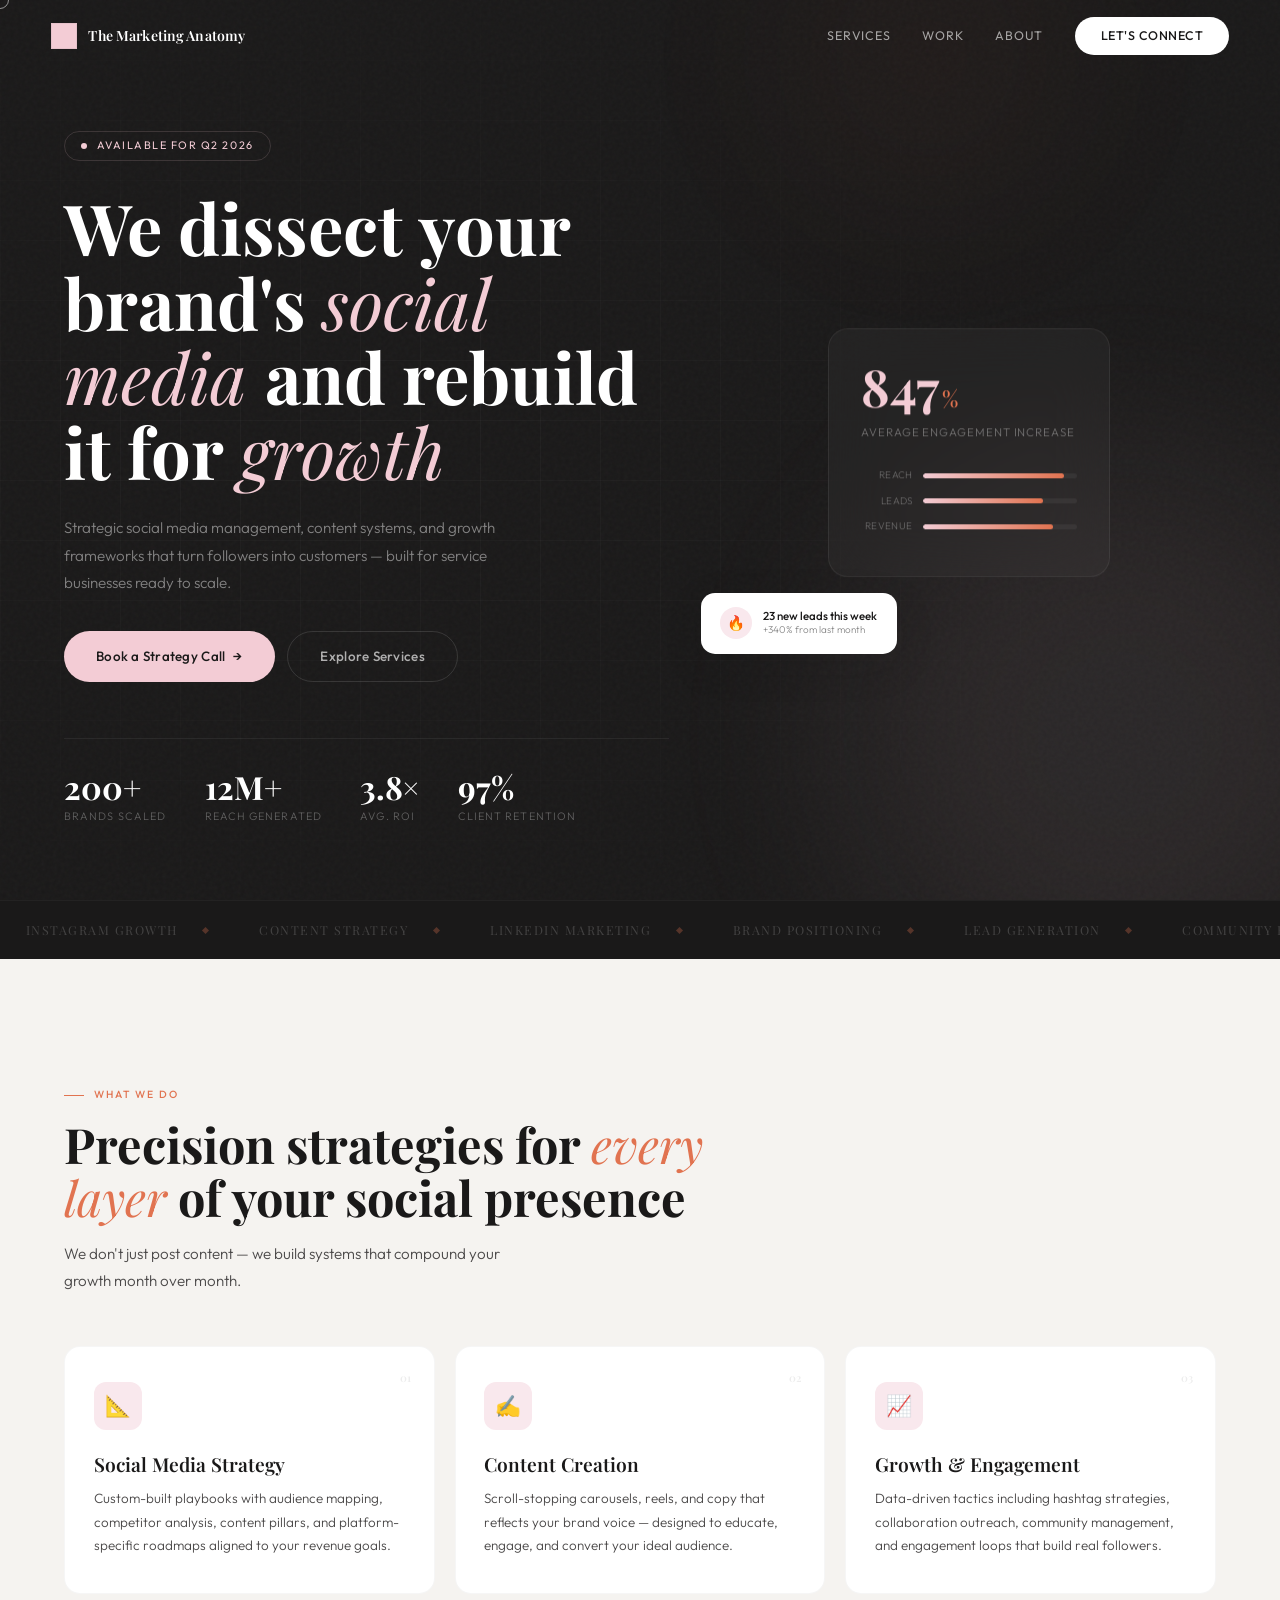
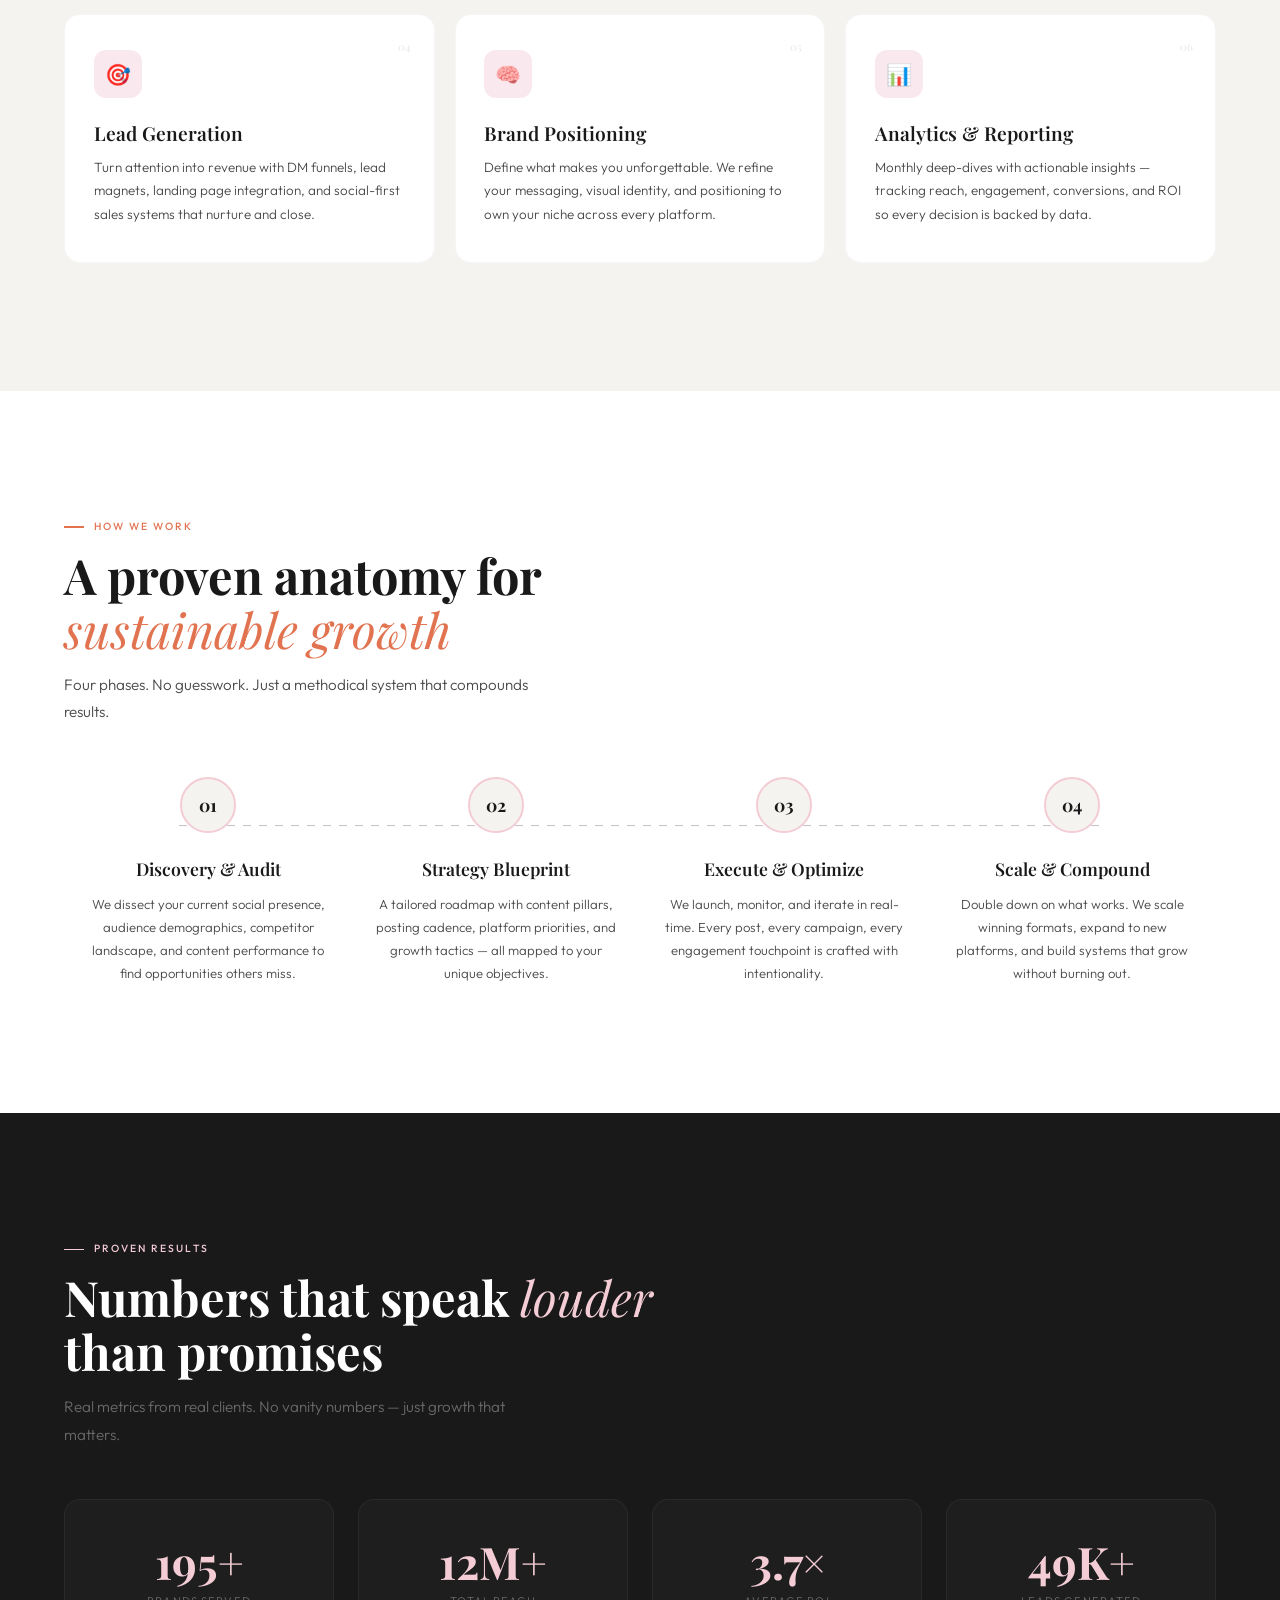
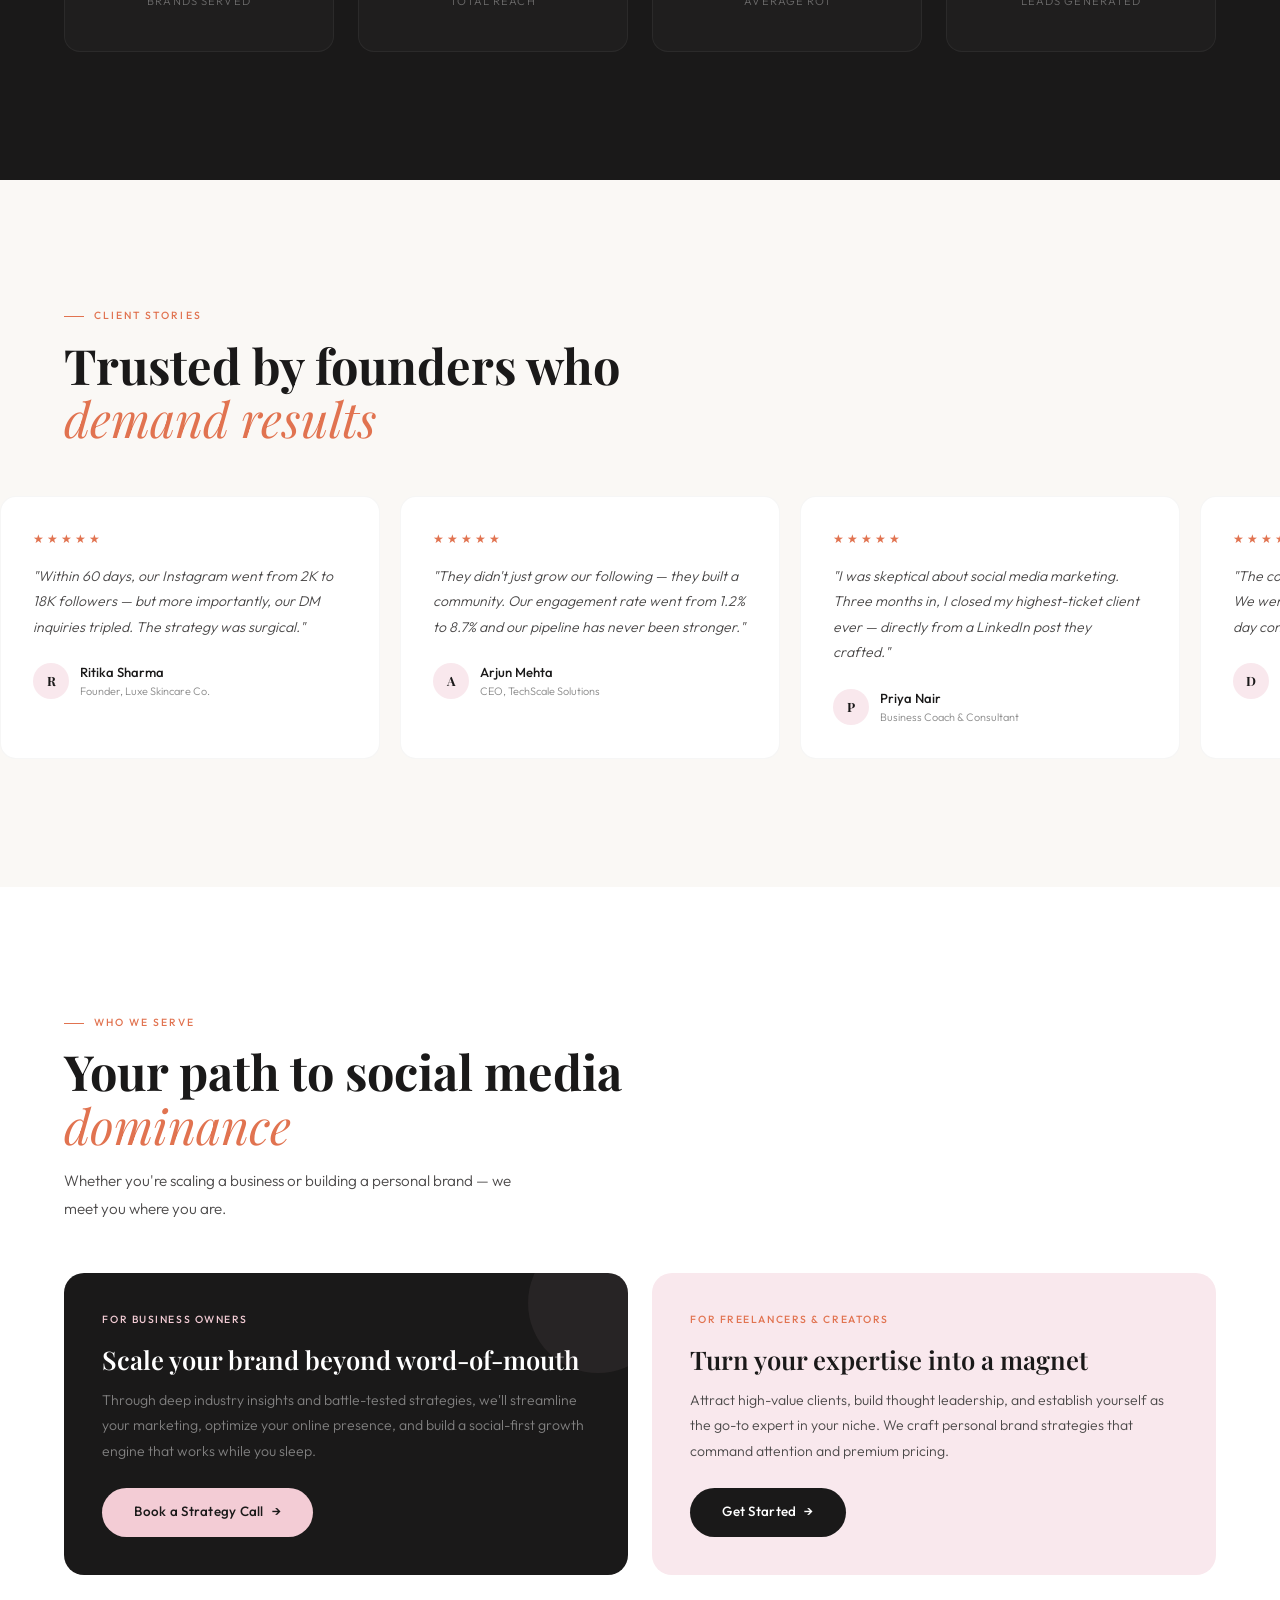
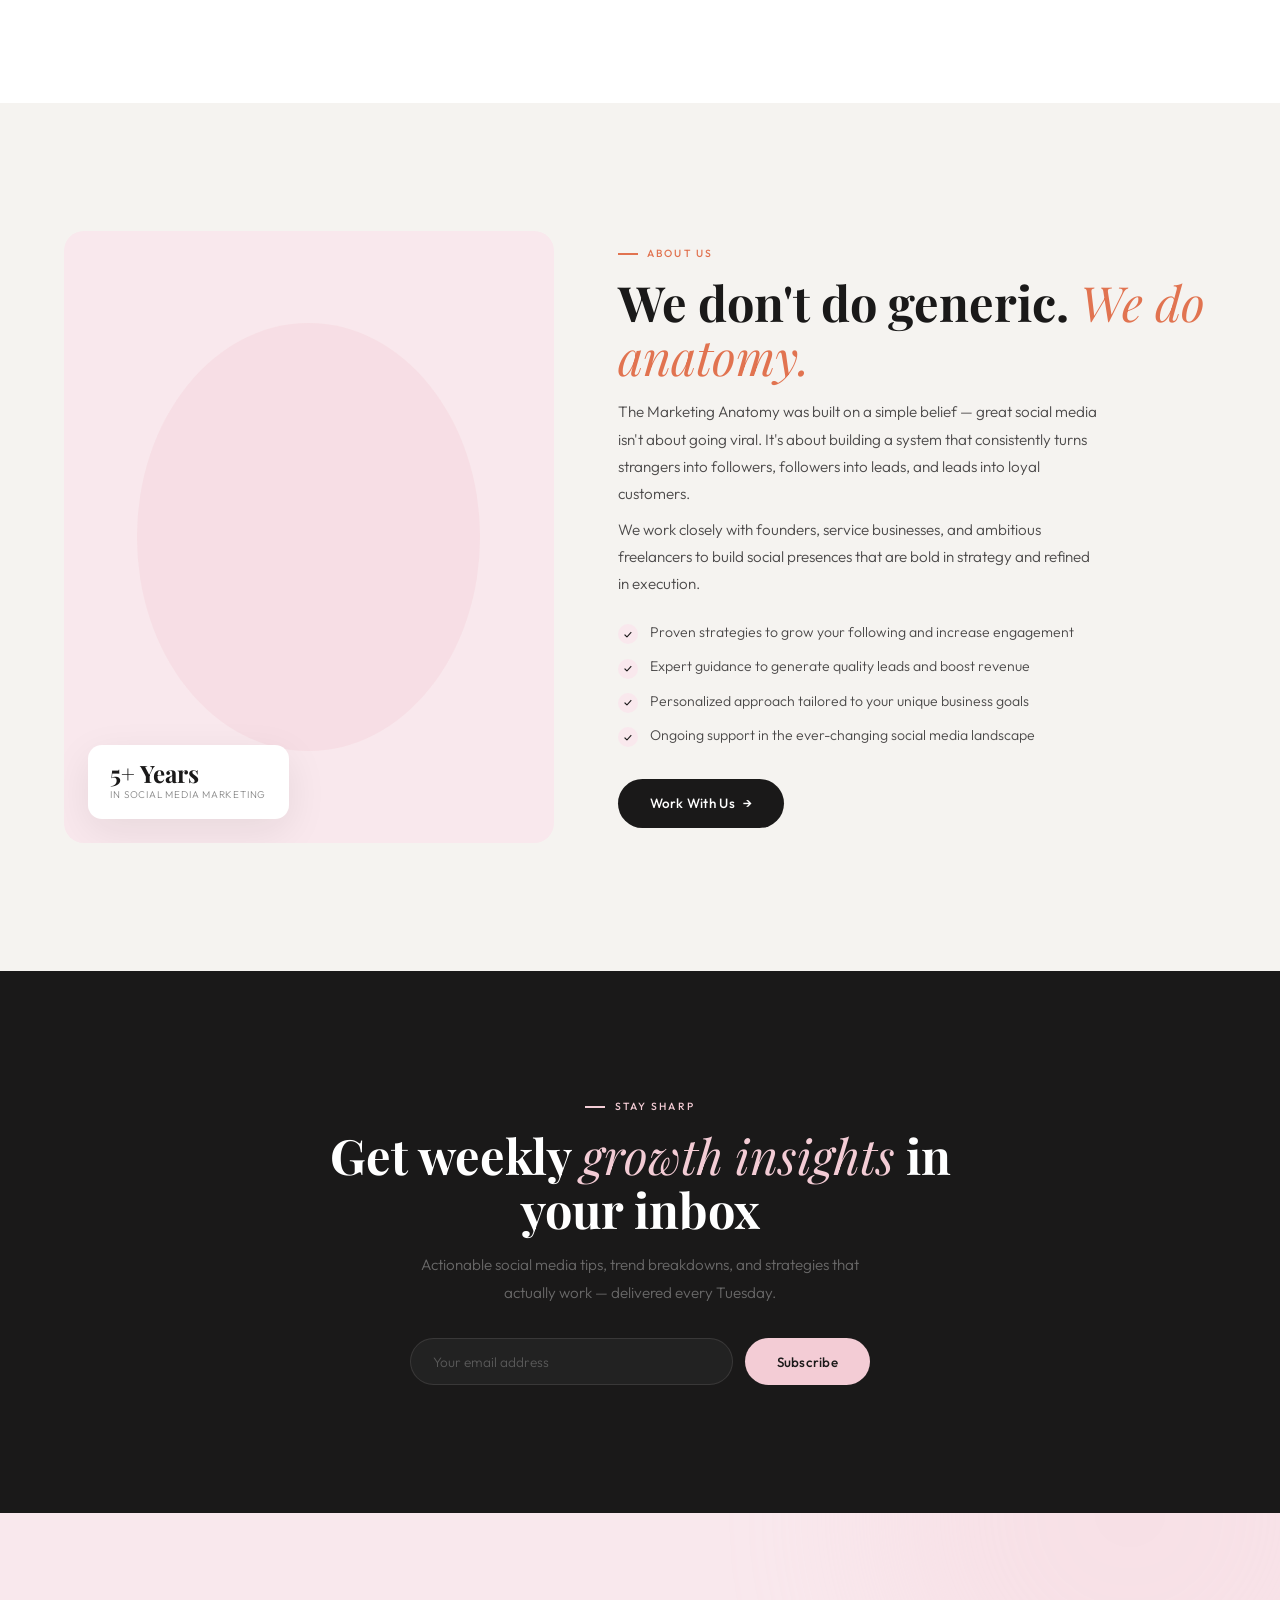
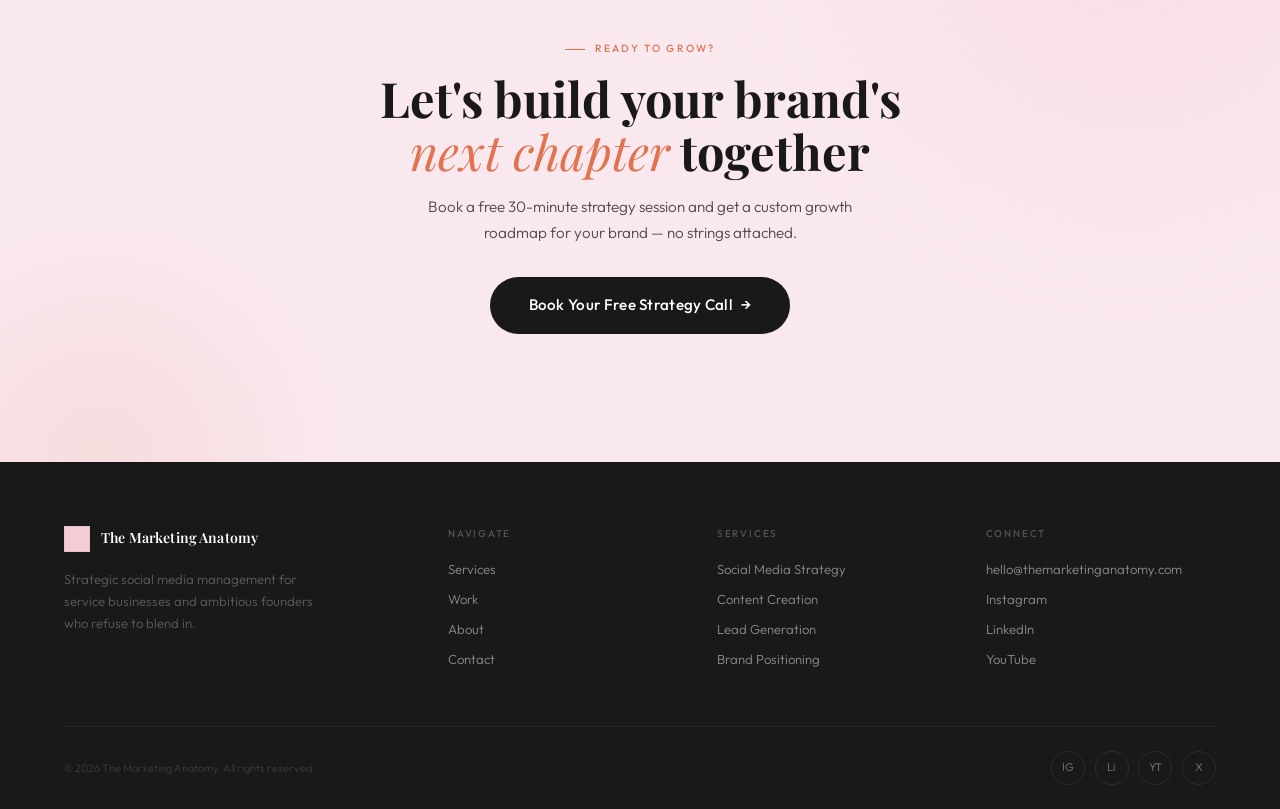
<file: manatomy/index.html>
<!DOCTYPE html>
<html lang="en">
<head>
    <meta charset="UTF-8">
    <meta name="viewport" content="width=device-width, initial-scale=1.0">
    <meta name="description" content="The Marketing Anatomy — Strategic social media management and growth frameworks for service businesses and ambitious founders.">
    <meta name="theme-color" content="#1a1919">
    <title>The Marketing Anatomy — Social Media Strategy & Growth</title>

    <!-- Fonts: Playfair Display (elegant display) + Outfit (modern geometric body) -->
    <link rel="preconnect" href="https://fonts.googleapis.com">
    <link rel="preconnect" href="https://fonts.gstatic.com" crossorigin>
    <link href="https://fonts.googleapis.com/css2?family=Outfit:wght@200;300;400;500;600;700&family=Playfair+Display:ital,wght@0,400;0,500;0,600;0,700;1,400;1,500&display=swap" rel="stylesheet">

    <!-- Stylesheet -->
    <link rel="stylesheet" href="css/styles.css">
</head>
<body>

    <!-- ========== LOADER ========== -->
    <div class="loader" id="loader">
        <div class="loader-icon"></div>
        <div class="loader-text">Loading Experience</div>
    </div>

    <!-- ========== NAVIGATION ========== -->
    <nav class="nav" id="nav">
        <a href="index.html" class="nav-logo">
            <div class="nav-logo-mark"></div>
            <span class="nav-logo-text">The Marketing Anatomy</span>
        </a>

        <div class="nav-menu">
            <a href="services.html" class="nav-link">Services</a>
            <a href="work.html" class="nav-link">Work</a>
            <a href="about.html" class="nav-link">About</a>
            <a href="contact.html" class="nav-cta-btn" data-magnetic>Let's Connect</a>
        </div>

        <button class="nav-hamburger" id="hamburger" aria-label="Toggle menu">
            <span></span><span></span><span></span>
        </button>
    </nav>

    <!-- ========== MOBILE OVERLAY ========== -->
    <div class="mobile-overlay" id="mobileOverlay">
        <a href="services.html">Services</a>
        <a href="work.html">Work</a>
        <a href="about.html">About</a>
        <a href="contact.html">Let's Connect</a>
    </div>

    <!-- ========== HERO ========== -->
    <section class="hero" id="hero">
        <div class="hero-grid-bg"></div>
        <div class="hero-blob hero-blob--pink" data-speed="-0.04"></div>
        <div class="hero-blob hero-blob--coral" data-speed="0.03"></div>

        <div class="hero-inner">
            <!-- Left -->
            <div class="hero-left">
                <div class="hero-tag" data-hero-anim="0">
                    <span class="hero-tag-dot"></span>
                    Available for Q2 2026
                </div>

                <h1 class="hero-heading" data-hero-anim="100">
                    We dissect your brand's <em>social media</em> and rebuild it for <em>growth</em>
                </h1>

                <p class="hero-desc" data-hero-anim="250">
                    Strategic social media management, content systems, and growth frameworks that turn followers into customers — built for service businesses ready to scale.
                </p>

                <div class="btn-row" data-hero-anim="400">
                    <a href="#contact" class="btn btn--fill" data-magnetic>
                        Book a Strategy Call <span class="btn-arrow">→</span>
                    </a>
                    <a href="#services" class="btn btn--ghost">
                        Explore Services
                    </a>
                </div>

                <div class="hero-stats" data-hero-anim="550">
                    <div class="hero-stat">
                        <div class="hero-stat-num" data-count="200" data-suffix="+">0</div>
                        <div class="hero-stat-label">Brands Scaled</div>
                    </div>
                    <div class="hero-stat">
                        <div class="hero-stat-num" data-count="12" data-suffix="M+">0</div>
                        <div class="hero-stat-label">Reach Generated</div>
                    </div>
                    <div class="hero-stat">
                        <div class="hero-stat-num" data-count="3.8" data-suffix="×">0</div>
                        <div class="hero-stat-label">Avg. ROI</div>
                    </div>
                    <div class="hero-stat">
                        <div class="hero-stat-num" data-count="97" data-suffix="%">0</div>
                        <div class="hero-stat-label">Client Retention</div>
                    </div>
                </div>
            </div>

            <!-- Right -->
            <div class="hero-right">
                <div class="hero-card" data-hero-anim="300" data-speed="-0.03">
                    <div class="hc-metric-row">
                        <span class="hc-big">847</span>
                        <span class="hc-suffix">%</span>
                    </div>
                    <div class="hc-label">Average Engagement Increase</div>

                    <div class="hc-bar">
                        <span class="hc-bar-label">Reach</span>
                        <div class="hc-bar-track"><div class="hc-bar-fill" style="--fill:92%"></div></div>
                    </div>
                    <div class="hc-bar">
                        <span class="hc-bar-label">Leads</span>
                        <div class="hc-bar-track"><div class="hc-bar-fill" style="--fill:78%"></div></div>
                    </div>
                    <div class="hc-bar">
                        <span class="hc-bar-label">Revenue</span>
                        <div class="hc-bar-track"><div class="hc-bar-fill" style="--fill:85%"></div></div>
                    </div>
                </div>

                <div class="hero-badge" data-hero-anim="600" data-speed="0.02">
                    <div class="hero-badge-icon">🔥</div>
                    <div class="hero-badge-text">
                        23 new leads this week
                        <span>+340% from last month</span>
                    </div>
                </div>
            </div>
        </div>
    </section>

    <!-- ========== MARQUEE ========== -->
    <div class="marquee">
        <div class="marquee-track">
            <div class="marquee-item"><span class="marquee-text">Instagram Growth</span><span class="marquee-diamond"></span></div>
            <div class="marquee-item"><span class="marquee-text">Content Strategy</span><span class="marquee-diamond"></span></div>
            <div class="marquee-item"><span class="marquee-text">LinkedIn Marketing</span><span class="marquee-diamond"></span></div>
            <div class="marquee-item"><span class="marquee-text">Brand Positioning</span><span class="marquee-diamond"></span></div>
            <div class="marquee-item"><span class="marquee-text">Lead Generation</span><span class="marquee-diamond"></span></div>
            <div class="marquee-item"><span class="marquee-text">Community Building</span><span class="marquee-diamond"></span></div>
            <div class="marquee-item"><span class="marquee-text">Reels & Short-Form</span><span class="marquee-diamond"></span></div>
            <div class="marquee-item"><span class="marquee-text">Paid Social Ads</span><span class="marquee-diamond"></span></div>
            <!-- Duplicate for seamless loop -->
            <div class="marquee-item"><span class="marquee-text">Instagram Growth</span><span class="marquee-diamond"></span></div>
            <div class="marquee-item"><span class="marquee-text">Content Strategy</span><span class="marquee-diamond"></span></div>
            <div class="marquee-item"><span class="marquee-text">LinkedIn Marketing</span><span class="marquee-diamond"></span></div>
            <div class="marquee-item"><span class="marquee-text">Brand Positioning</span><span class="marquee-diamond"></span></div>
            <div class="marquee-item"><span class="marquee-text">Lead Generation</span><span class="marquee-diamond"></span></div>
            <div class="marquee-item"><span class="marquee-text">Community Building</span><span class="marquee-diamond"></span></div>
            <div class="marquee-item"><span class="marquee-text">Reels & Short-Form</span><span class="marquee-diamond"></span></div>
            <div class="marquee-item"><span class="marquee-text">Paid Social Ads</span><span class="marquee-diamond"></span></div>
        </div>
    </div>

    <!-- ========== SERVICES ========== -->
    <section class="section services" id="services">
        <div class="container">
            <div class="section-header" data-reveal>
                <div class="section-label">What We Do</div>
                <h2 class="section-title">Precision strategies for <em>every layer</em> of your social presence</h2>
                <p class="section-desc">We don't just post content — we build systems that compound your growth month over month.</p>
            </div>

            <div class="services-grid" data-stagger>
                <div class="svc-card">
                    <span class="svc-num">01</span>
                    <div class="svc-icon">📐</div>
                    <h3>Social Media Strategy</h3>
                    <p>Custom-built playbooks with audience mapping, competitor analysis, content pillars, and platform-specific roadmaps aligned to your revenue goals.</p>
                </div>
                <div class="svc-card">
                    <span class="svc-num">02</span>
                    <div class="svc-icon">✍️</div>
                    <h3>Content Creation</h3>
                    <p>Scroll-stopping carousels, reels, and copy that reflects your brand voice — designed to educate, engage, and convert your ideal audience.</p>
                </div>
                <div class="svc-card">
                    <span class="svc-num">03</span>
                    <div class="svc-icon">📈</div>
                    <h3>Growth & Engagement</h3>
                    <p>Data-driven tactics including hashtag strategies, collaboration outreach, community management, and engagement loops that build real followers.</p>
                </div>
                <div class="svc-card">
                    <span class="svc-num">04</span>
                    <div class="svc-icon">🎯</div>
                    <h3>Lead Generation</h3>
                    <p>Turn attention into revenue with DM funnels, lead magnets, landing page integration, and social-first sales systems that nurture and close.</p>
                </div>
                <div class="svc-card">
                    <span class="svc-num">05</span>
                    <div class="svc-icon">🧠</div>
                    <h3>Brand Positioning</h3>
                    <p>Define what makes you unforgettable. We refine your messaging, visual identity, and positioning to own your niche across every platform.</p>
                </div>
                <div class="svc-card">
                    <span class="svc-num">06</span>
                    <div class="svc-icon">📊</div>
                    <h3>Analytics & Reporting</h3>
                    <p>Monthly deep-dives with actionable insights — tracking reach, engagement, conversions, and ROI so every decision is backed by data.</p>
                </div>
            </div>
        </div>
    </section>

    <!-- ========== PROCESS ========== -->
    <section class="section process" id="process">
        <div class="container">
            <div class="section-header" data-reveal>
                <div class="section-label">How We Work</div>
                <h2 class="section-title">A proven anatomy for <em>sustainable growth</em></h2>
                <p class="section-desc">Four phases. No guesswork. Just a methodical system that compounds results.</p>
            </div>

            <div class="process-track" data-stagger>
                <div class="proc-step">
                    <div class="proc-num">01</div>
                    <h3>Discovery & Audit</h3>
                    <p>We dissect your current social presence, audience demographics, competitor landscape, and content performance to find opportunities others miss.</p>
                </div>
                <div class="proc-step">
                    <div class="proc-num">02</div>
                    <h3>Strategy Blueprint</h3>
                    <p>A tailored roadmap with content pillars, posting cadence, platform priorities, and growth tactics — all mapped to your unique objectives.</p>
                </div>
                <div class="proc-step">
                    <div class="proc-num">03</div>
                    <h3>Execute & Optimize</h3>
                    <p>We launch, monitor, and iterate in real-time. Every post, every campaign, every engagement touchpoint is crafted with intentionality.</p>
                </div>
                <div class="proc-step">
                    <div class="proc-num">04</div>
                    <h3>Scale & Compound</h3>
                    <p>Double down on what works. We scale winning formats, expand to new platforms, and build systems that grow without burning out.</p>
                </div>
            </div>
        </div>
    </section>

    <!-- ========== RESULTS ========== -->
    <section class="section results" id="results">
        <div class="container">
            <div class="section-header" data-reveal>
                <div class="section-label">Proven Results</div>
                <h2 class="section-title" style="color:var(--white)">Numbers that speak <em style="color:var(--pink)">louder</em> than promises</h2>
                <p class="section-desc">Real metrics from real clients. No vanity numbers — just growth that matters.</p>
            </div>

            <div class="results-grid" data-stagger>
                <div class="res-card">
                    <div class="res-num"><span data-count="200" data-suffix="+">0</span></div>
                    <div class="res-label">Brands Served</div>
                </div>
                <div class="res-card">
                    <div class="res-num"><span data-count="12" data-suffix="M+">0</span></div>
                    <div class="res-label">Total Reach</div>
                </div>
                <div class="res-card">
                    <div class="res-num"><span data-count="3.8" data-suffix="×">0</span></div>
                    <div class="res-label">Average ROI</div>
                </div>
                <div class="res-card">
                    <div class="res-num"><span data-count="50" data-suffix="K+">0</span></div>
                    <div class="res-label">Leads Generated</div>
                </div>
            </div>
        </div>
    </section>

    <!-- ========== TESTIMONIALS ========== -->
    <section class="section testimonials">
        <div class="container">
            <div class="section-header" data-reveal>
                <div class="section-label">Client Stories</div>
                <h2 class="section-title">Trusted by founders who <em>demand results</em></h2>
            </div>
        </div>

        <div class="testi-track-wrap">
            <div class="testi-track">
                <!-- Card 1 -->
                <div class="testi-card">
                    <div class="testi-stars">★★★★★</div>
                    <blockquote>"Within 60 days, our Instagram went from 2K to 18K followers — but more importantly, our DM inquiries tripled. The strategy was surgical."</blockquote>
                    <div class="testi-author">
                        <div class="testi-avatar">R</div>
                        <div><div class="testi-name">Ritika Sharma</div><div class="testi-role">Founder, Luxe Skincare Co.</div></div>
                    </div>
                </div>
                <!-- Card 2 -->
                <div class="testi-card">
                    <div class="testi-stars">★★★★★</div>
                    <blockquote>"They didn't just grow our following — they built a community. Our engagement rate went from 1.2% to 8.7% and our pipeline has never been stronger."</blockquote>
                    <div class="testi-author">
                        <div class="testi-avatar">A</div>
                        <div><div class="testi-name">Arjun Mehta</div><div class="testi-role">CEO, TechScale Solutions</div></div>
                    </div>
                </div>
                <!-- Card 3 -->
                <div class="testi-card">
                    <div class="testi-stars">★★★★★</div>
                    <blockquote>"I was skeptical about social media marketing. Three months in, I closed my highest-ticket client ever — directly from a LinkedIn post they crafted."</blockquote>
                    <div class="testi-author">
                        <div class="testi-avatar">P</div>
                        <div><div class="testi-name">Priya Nair</div><div class="testi-role">Business Coach & Consultant</div></div>
                    </div>
                </div>
                <!-- Card 4 -->
                <div class="testi-card">
                    <div class="testi-stars">★★★★★</div>
                    <blockquote>"The content system they built runs like clockwork. We went from posting randomly to having a 90-day content calendar that actually converts."</blockquote>
                    <div class="testi-author">
                        <div class="testi-avatar">D</div>
                        <div><div class="testi-name">Dev Patel</div><div class="testi-role">Founder, Nomad Studio</div></div>
                    </div>
                </div>
                <!-- Card 5 -->
                <div class="testi-card">
                    <div class="testi-stars">★★★★★</div>
                    <blockquote>"Our brand went from invisible to industry-recognized in under six months. The positioning work alone was worth 10x what we paid."</blockquote>
                    <div class="testi-author">
                        <div class="testi-avatar">S</div>
                        <div><div class="testi-name">Sneha Kapoor</div><div class="testi-role">Co-founder, Bloom Finance</div></div>
                    </div>
                </div>
                <!-- Card 6 -->
                <div class="testi-card">
                    <div class="testi-stars">★★★★★</div>
                    <blockquote>"They understood our audience better than we did. Every piece of content felt on-brand and the growth was organic, not forced."</blockquote>
                    <div class="testi-author">
                        <div class="testi-avatar">V</div>
                        <div><div class="testi-name">Vikram Singh</div><div class="testi-role">Director, Alpine Wellness</div></div>
                    </div>
                </div>

                <!-- Duplicate set for seamless infinite scroll -->
                <div class="testi-card">
                    <div class="testi-stars">★★★★★</div>
                    <blockquote>"Within 60 days, our Instagram went from 2K to 18K followers — but more importantly, our DM inquiries tripled. The strategy was surgical."</blockquote>
                    <div class="testi-author">
                        <div class="testi-avatar">R</div>
                        <div><div class="testi-name">Ritika Sharma</div><div class="testi-role">Founder, Luxe Skincare Co.</div></div>
                    </div>
                </div>
                <div class="testi-card">
                    <div class="testi-stars">★★★★★</div>
                    <blockquote>"They didn't just grow our following — they built a community. Our engagement rate went from 1.2% to 8.7% and our pipeline has never been stronger."</blockquote>
                    <div class="testi-author">
                        <div class="testi-avatar">A</div>
                        <div><div class="testi-name">Arjun Mehta</div><div class="testi-role">CEO, TechScale Solutions</div></div>
                    </div>
                </div>
                <div class="testi-card">
                    <div class="testi-stars">★★★★★</div>
                    <blockquote>"I was skeptical about social media marketing. Three months in, I closed my highest-ticket client ever — directly from a LinkedIn post they crafted."</blockquote>
                    <div class="testi-author">
                        <div class="testi-avatar">P</div>
                        <div><div class="testi-name">Priya Nair</div><div class="testi-role">Business Coach & Consultant</div></div>
                    </div>
                </div>
                <div class="testi-card">
                    <div class="testi-stars">★★★★★</div>
                    <blockquote>"The content system they built runs like clockwork. We went from posting randomly to having a 90-day content calendar that actually converts."</blockquote>
                    <div class="testi-author">
                        <div class="testi-avatar">D</div>
                        <div><div class="testi-name">Dev Patel</div><div class="testi-role">Founder, Nomad Studio</div></div>
                    </div>
                </div>
                <div class="testi-card">
                    <div class="testi-stars">★★★★★</div>
                    <blockquote>"Our brand went from invisible to industry-recognized in under six months. The positioning work alone was worth 10x what we paid."</blockquote>
                    <div class="testi-author">
                        <div class="testi-avatar">S</div>
                        <div><div class="testi-name">Sneha Kapoor</div><div class="testi-role">Co-founder, Bloom Finance</div></div>
                    </div>
                </div>
                <div class="testi-card">
                    <div class="testi-stars">★★★★★</div>
                    <blockquote>"They understood our audience better than we did. Every piece of content felt on-brand and the growth was organic, not forced."</blockquote>
                    <div class="testi-author">
                        <div class="testi-avatar">V</div>
                        <div><div class="testi-name">Vikram Singh</div><div class="testi-role">Director, Alpine Wellness</div></div>
                    </div>
                </div>
            </div>
        </div>
    </section>

    <!-- ========== AUDIENCE ========== -->
    <section class="section audience">
        <div class="container">
            <div class="section-header" data-reveal>
                <div class="section-label">Who We Serve</div>
                <h2 class="section-title">Your path to social media <em>dominance</em></h2>
                <p class="section-desc">Whether you're scaling a business or building a personal brand — we meet you where you are.</p>
            </div>

            <div class="audience-grid">
                <div class="aud-card aud-card--dark" data-reveal>
                    <div class="aud-card-label">For Business Owners</div>
                    <h3>Scale your brand beyond word-of-mouth</h3>
                    <p>Through deep industry insights and battle-tested strategies, we'll streamline your marketing, optimize your online presence, and build a social-first growth engine that works while you sleep.</p>
                    <a href="#contact" class="btn btn--fill">
                        Book a Strategy Call <span class="btn-arrow">→</span>
                    </a>
                </div>
                <div class="aud-card aud-card--pink" data-reveal>
                    <div class="aud-card-label">For Freelancers & Creators</div>
                    <h3>Turn your expertise into a magnet</h3>
                    <p>Attract high-value clients, build thought leadership, and establish yourself as the go-to expert in your niche. We craft personal brand strategies that command attention and premium pricing.</p>
                    <a href="#contact" class="btn btn--dark">
                        Get Started <span class="btn-arrow">→</span>
                    </a>
                </div>
            </div>
        </div>
    </section>

    <!-- ========== ABOUT ========== -->
    <section class="section about" id="about">
        <div class="container">
            <div class="about-layout">
                <div class="about-visual" data-reveal="scale">
                    <div class="about-visual-shape"></div>
                    <div class="about-badge">
                        <div class="about-badge-num">5+ Years</div>
                        <div class="about-badge-label">In Social Media Marketing</div>
                    </div>
                </div>

                <div class="about-text">
                    <div class="section-label" data-reveal>About Us</div>
                    <h2 class="section-title" data-reveal>We don't do generic. <em>We do anatomy.</em></h2>
                    <p class="section-desc" data-reveal>The Marketing Anatomy was built on a simple belief — great social media isn't about going viral. It's about building a system that consistently turns strangers into followers, followers into leads, and leads into loyal customers.</p>
                    <p class="section-desc" data-reveal style="margin-top:0.5rem">We work closely with founders, service businesses, and ambitious freelancers to build social presences that are bold in strategy and refined in execution.</p>

                    <div class="check-list" data-reveal>
                        <div class="check-item">
                            <div class="check-dot"></div>
                            <span>Proven strategies to grow your following and increase engagement</span>
                        </div>
                        <div class="check-item">
                            <div class="check-dot"></div>
                            <span>Expert guidance to generate quality leads and boost revenue</span>
                        </div>
                        <div class="check-item">
                            <div class="check-dot"></div>
                            <span>Personalized approach tailored to your unique business goals</span>
                        </div>
                        <div class="check-item">
                            <div class="check-dot"></div>
                            <span>Ongoing support in the ever-changing social media landscape</span>
                        </div>
                    </div>

                    <a href="#contact" class="btn btn--dark" data-reveal data-magnetic>
                        Work With Us <span class="btn-arrow">→</span>
                    </a>
                </div>
            </div>
        </div>
    </section>

    <!-- ========== NEWSLETTER ========== -->
    <section class="section newsletter">
        <div class="container">
            <div class="section-label" data-reveal>Stay Sharp</div>
            <h2 class="section-title" data-reveal>Get weekly <em>growth insights</em> in your inbox</h2>
            <p class="section-desc" data-reveal>Actionable social media tips, trend breakdowns, and strategies that actually work — delivered every Tuesday.</p>

            <div data-reveal>
                <form class="nl-form" id="nlForm">
                    <input type="email" class="nl-input" placeholder="Your email address" required aria-label="Email address">
                    <button type="submit" class="btn btn--fill">Subscribe</button>
                </form>
            </div>
        </div>
    </section>

    <!-- ========== CTA ========== -->
    <section class="section cta-section" id="contact">
        <div class="container">
            <div class="section-label" style="justify-content:center" data-reveal>Ready to Grow?</div>
            <h2 class="section-title" style="margin:0 auto; text-align:center" data-reveal>
                Let's build your brand's<br><em>next chapter</em> together
            </h2>
            <p class="cta-sub" data-reveal>Book a free 30-minute strategy session and get a custom growth roadmap for your brand — no strings attached.</p>
            <div style="text-align:center; position:relative; z-index:1" data-reveal>
                <a href="mailto:hello@themarketinganatomy.com" class="btn btn--dark" style="font-size:0.95rem; padding:1rem 2.4rem" data-magnetic>
                    Book Your Free Strategy Call <span class="btn-arrow">→</span>
                </a>
            </div>
        </div>
    </section>

    <!-- ========== FOOTER ========== -->
    <footer class="footer">
        <div class="container">
            <div class="footer-grid">
                <div class="footer-brand">
                    <a href="index.html" class="nav-logo">
                        <div class="nav-logo-mark"></div>
                        <span class="nav-logo-text" style="color:var(--white)">The Marketing Anatomy</span>
                    </a>
                    <p>Strategic social media management for service businesses and ambitious founders who refuse to blend in.</p>
                </div>
                <div class="footer-col">
                    <h4>Navigate</h4>
                    <a href="services.html">Services</a>
                    <a href="work.html">Work</a>
                    <a href="about.html">About</a>
                    <a href="contact.html">Contact</a>
                </div>
                <div class="footer-col">
                    <h4>Services</h4>
                    <a href="services.html#strategy">Social Media Strategy</a>
                    <a href="services.html#content">Content Creation</a>
                    <a href="services.html#leads">Lead Generation</a>
                    <a href="services.html#positioning">Brand Positioning</a>
                </div>
                <div class="footer-col">
                    <h4>Connect</h4>
                    <a href="mailto:hello@themarketinganatomy.com">hello@themarketinganatomy.com</a>
                    <a href="#">Instagram</a>
                    <a href="#">LinkedIn</a>
                    <a href="#">YouTube</a>
                </div>
            </div>
            <div class="footer-bottom">
                <p class="footer-copy">© 2026 The Marketing Anatomy. All rights reserved.</p>
                <div class="footer-socials">
                    <a href="#" class="footer-social" aria-label="Instagram">IG</a>
                    <a href="#" class="footer-social" aria-label="LinkedIn">Li</a>
                    <a href="#" class="footer-social" aria-label="YouTube">YT</a>
                    <a href="#" class="footer-social" aria-label="Twitter/X">X</a>
                </div>
            </div>
        </div>
    </footer>

    <!-- Scripts -->
    <script src="js/main.js"></script>
</body>
</html>
</file>
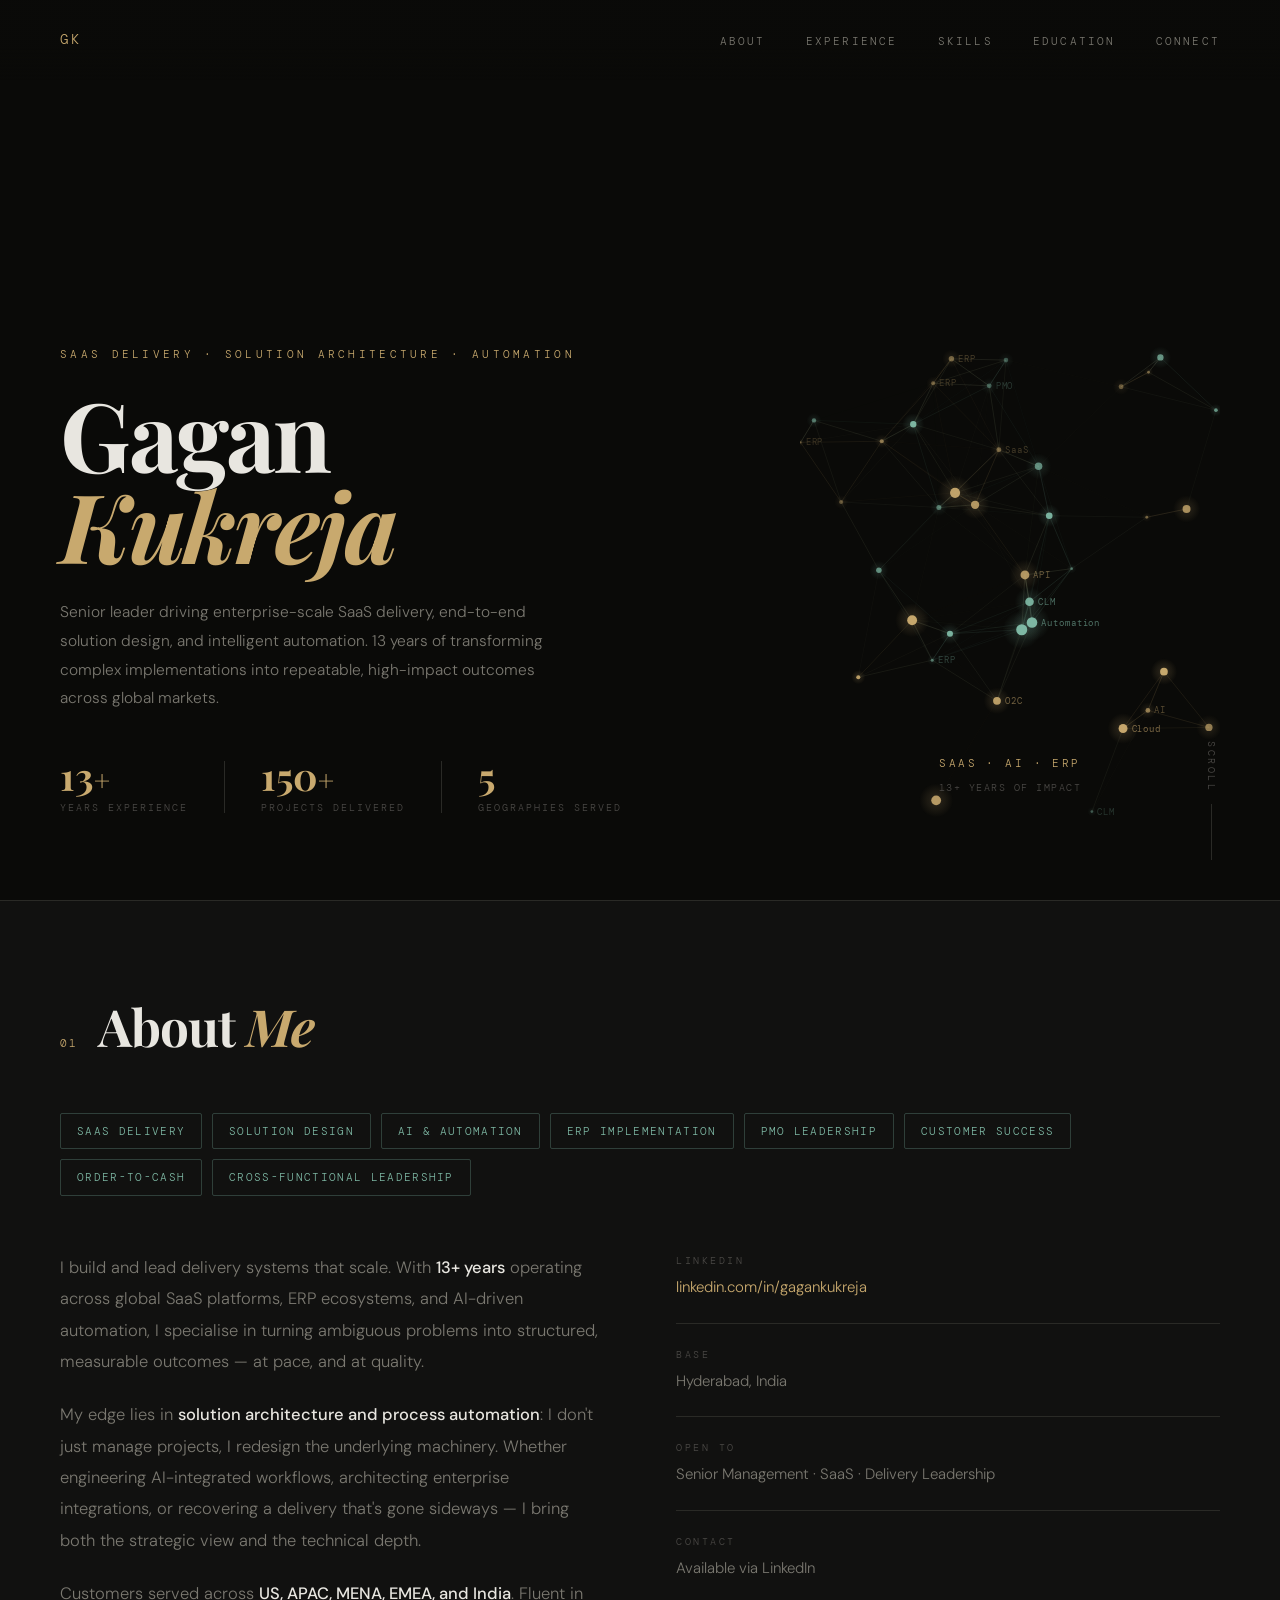
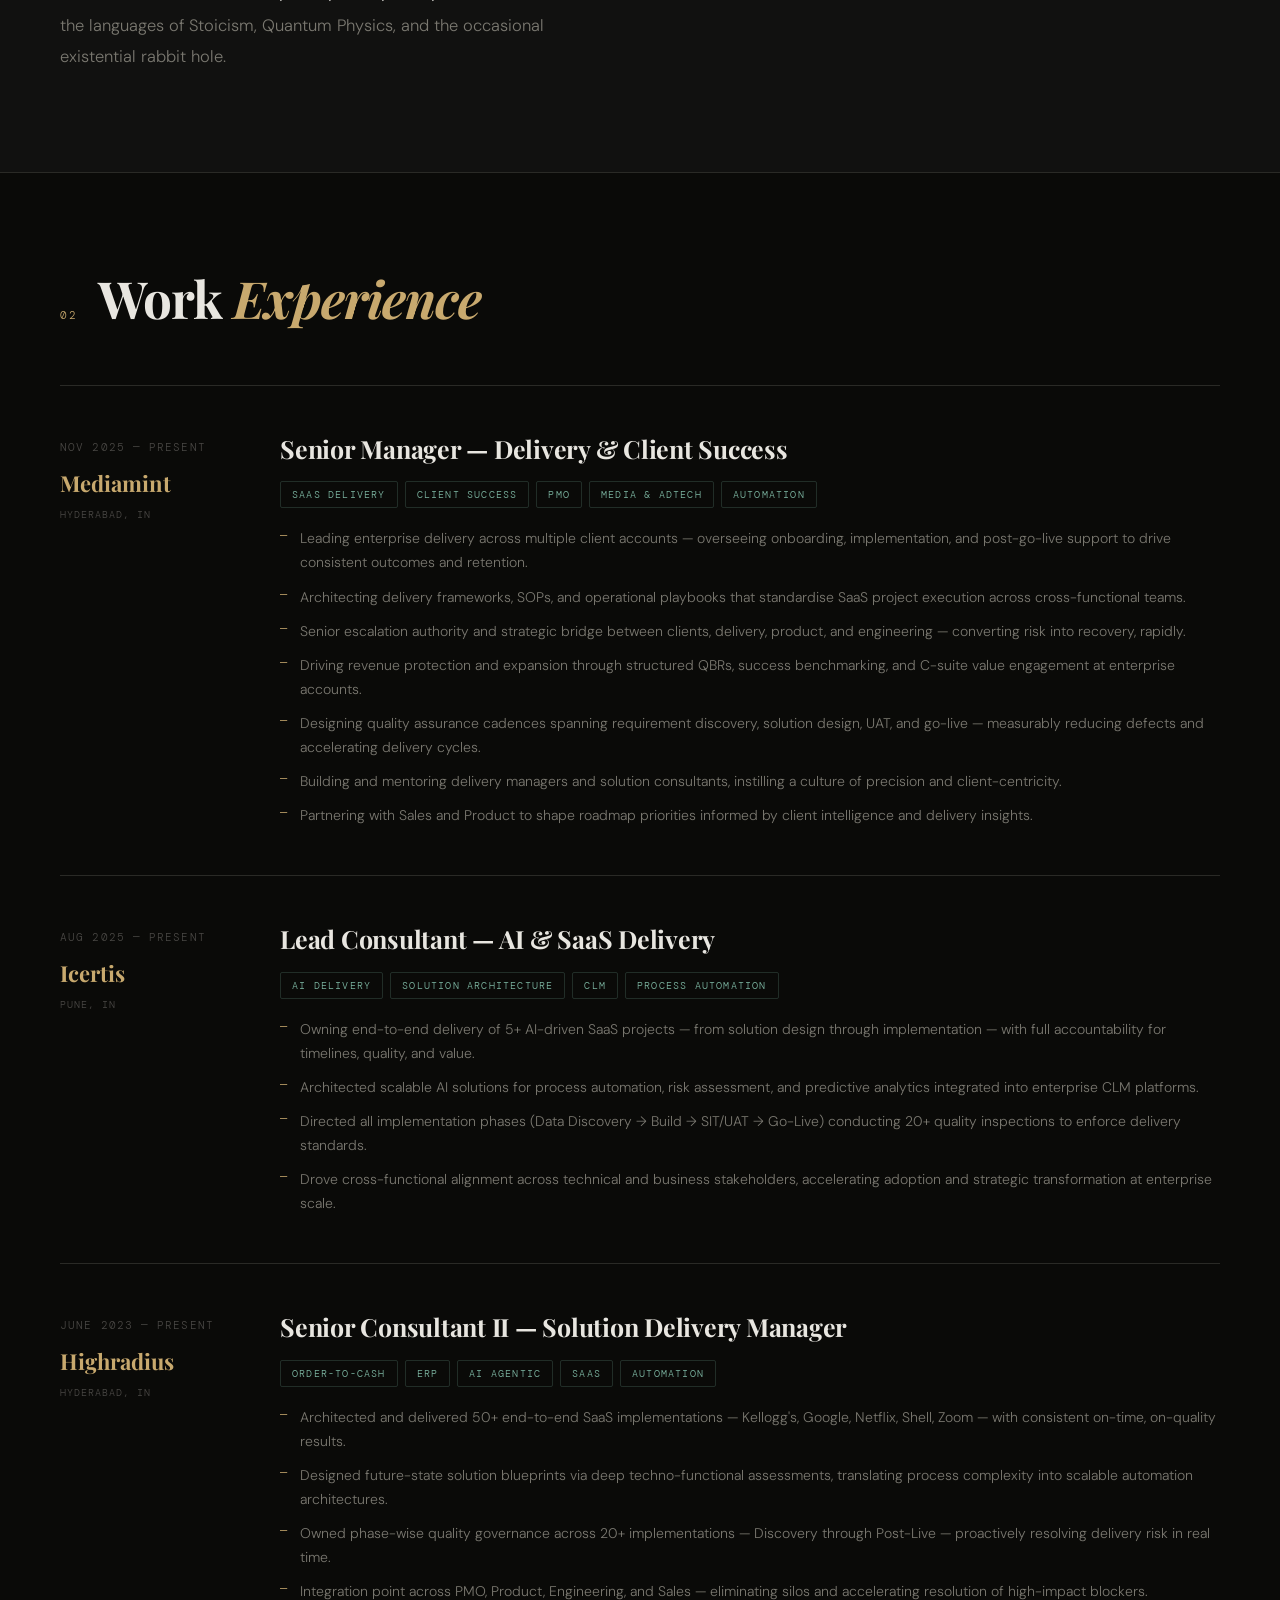
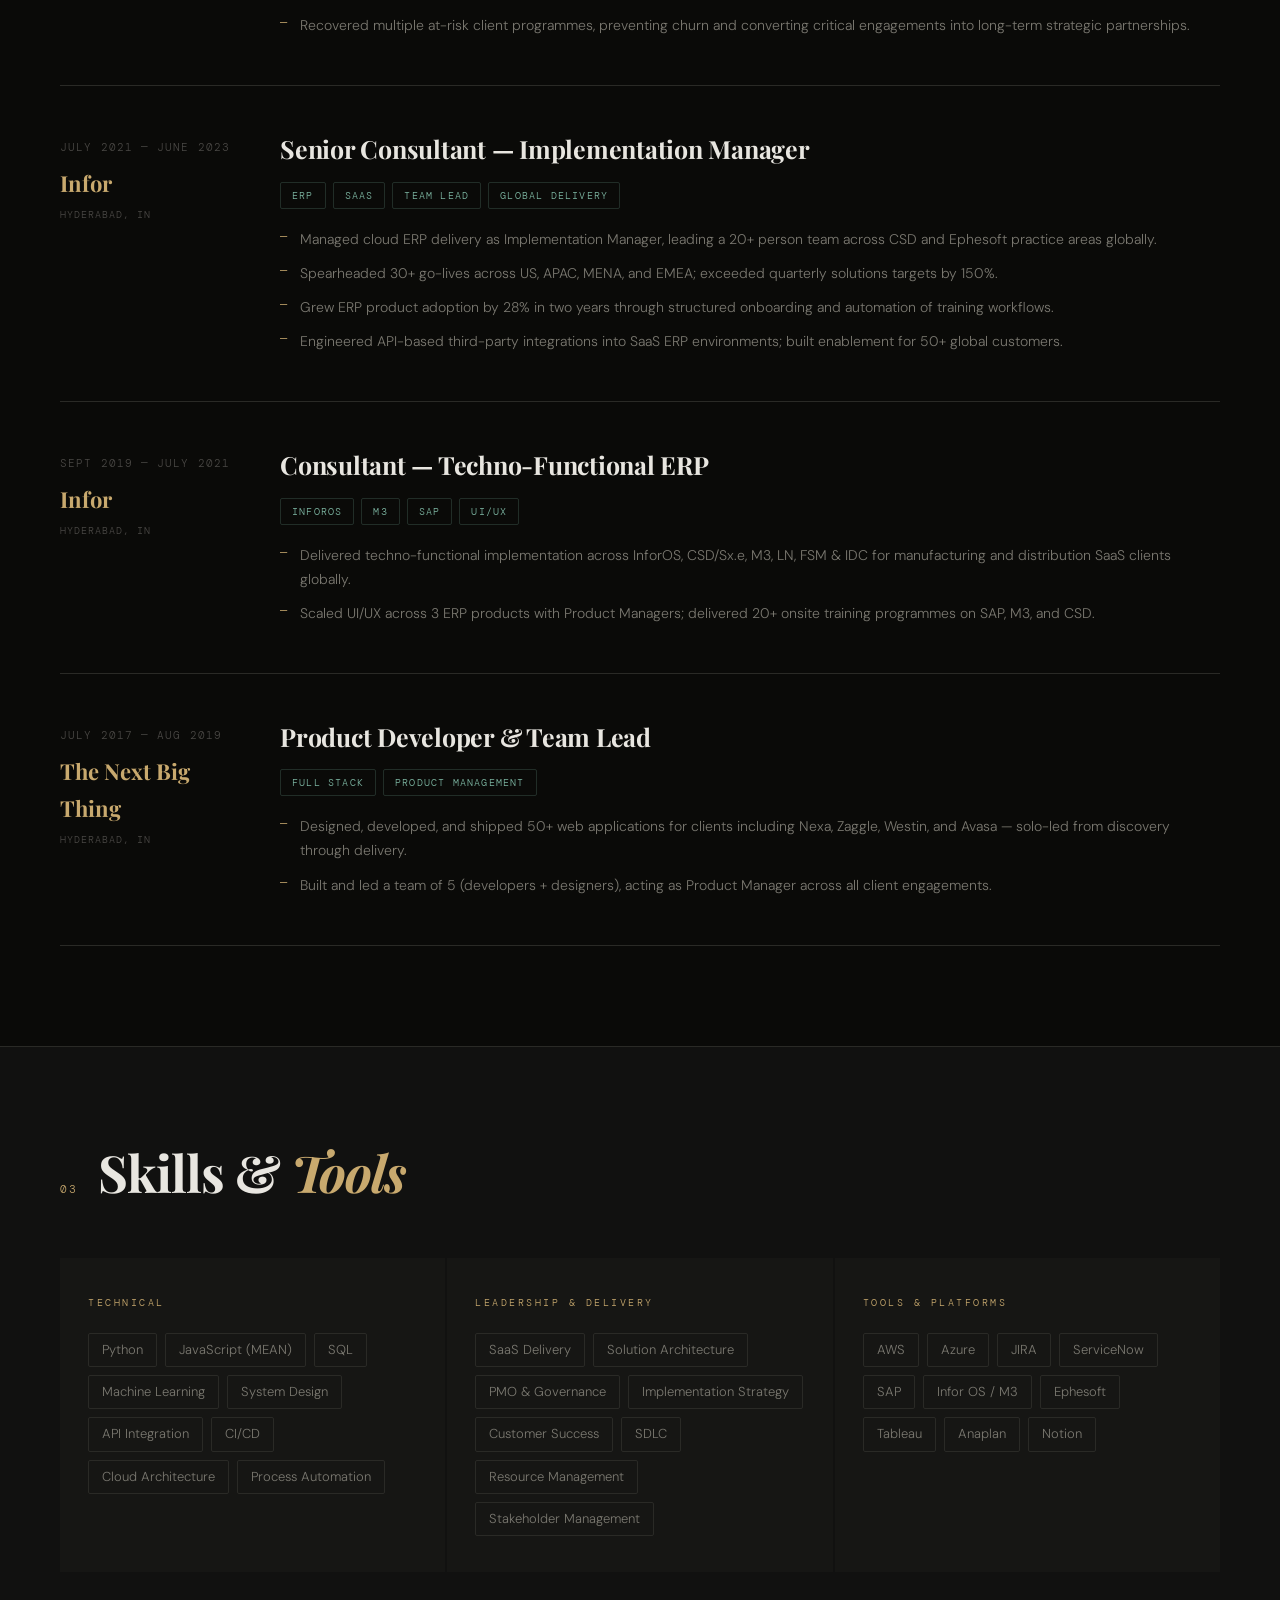
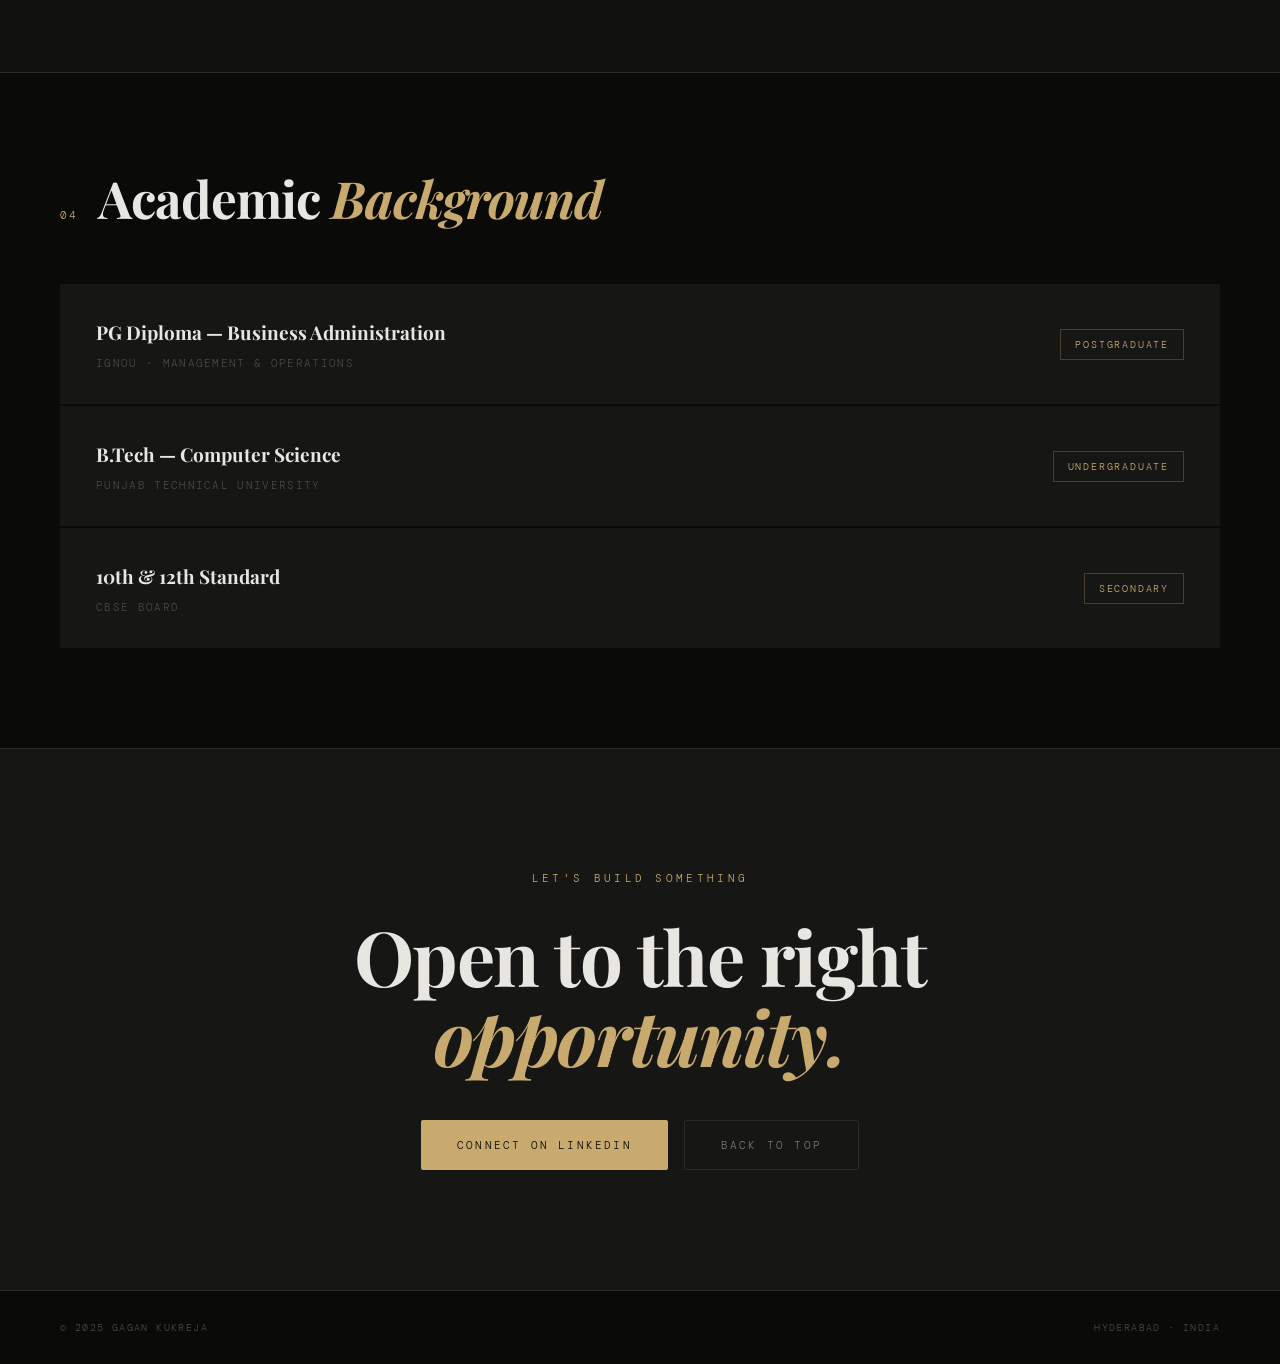
<file: newport/index.html>
<!DOCTYPE html>
<html lang="en">
<head>
<meta charset="UTF-8">
<meta name="viewport" content="width=device-width, initial-scale=1.0">
<title>Gagan Kukreja — Senior Delivery &amp; SaaS Leader</title>
<link href="https://fonts.googleapis.com/css2?family=Playfair+Display:ital,wght@0,400;0,700;1,400&family=DM+Mono:wght@300;400&family=DM+Sans:wght@300;400;500&display=swap" rel="stylesheet">
<link rel="stylesheet" href="style.css">
</head>
<body>

<div class="cursor" id="cursor"></div>
<div class="cursor-ring" id="cursorRing"></div>

<nav id="navbar">
  <a href="#" class="nav-logo">GK</a>
  <button class="nav-hamburger" id="hamburger" aria-label="Toggle menu">
    <span></span><span></span><span></span>
  </button>
  <ul class="nav-links" id="navLinks">
    <li><a href="#about">About</a></li>
    <li><a href="#experience">Experience</a></li>
    <li><a href="#skills">Skills</a></li>
    <li><a href="#education">Education</a></li>
    <li><a href="#contact">Connect</a></li>
  </ul>
</nav>

<div class="mobile-menu" id="mobileMenu">
  <ul>
    <li><a href="#about">About</a></li>
    <li><a href="#experience">Experience</a></li>
    <li><a href="#skills">Skills</a></li>
    <li><a href="#education">Education</a></li>
    <li><a href="#contact">Connect</a></li>
  </ul>
</div>

<!-- HERO -->
<section id="hero">
  <div class="hero-content">
    <div class="hero-label">SaaS Delivery · Solution Architecture · Automation</div>
    <h1 class="hero-name">Gagan<br><em>Kukreja</em></h1>
    <p class="hero-desc">Senior leader driving enterprise-scale SaaS delivery, end-to-end solution design, and intelligent automation. 13 years of transforming complex implementations into repeatable, high-impact outcomes across global markets.</p>
    <div class="hero-meta">
      <div class="hero-stat">
        <div class="stat-row"><span class="hero-stat-num" data-count="13">0</span><span class="hero-stat-sym">+</span></div>
        <span class="hero-stat-label">Years Experience</span>
      </div>
      <div class="hero-divider"></div>
      <div class="hero-stat">
        <div class="stat-row"><span class="hero-stat-num" data-count="150">0</span><span class="hero-stat-sym">+</span></div>
        <span class="hero-stat-label">Projects Delivered</span>
      </div>
      <div class="hero-divider"></div>
      <div class="hero-stat">
        <div class="stat-row"><span class="hero-stat-num" data-count="5">0</span></div>
        <span class="hero-stat-label">Geographies Served</span>
      </div>
    </div>
  </div>
  <div class="hero-canvas-col">
    <canvas id="heroCanvas"></canvas>
    <div class="canvas-overlay-text">
      <span class="cot-line">SaaS · AI · ERP</span>
      <span class="cot-sub">13+ years of impact</span>
    </div>
  </div>
  <div class="hero-scroll">Scroll</div>
</section>

<div class="section-rule"></div>

<!-- ABOUT -->
<section id="about">
  <div class="section-header reveal">
    <span class="section-num">01</span>
    <h2 class="section-title">About <em>Me</em></h2>
  </div>
  <div class="expertise-bar reveal">
    <span class="ex-pill">SaaS Delivery</span>
    <span class="ex-pill">Solution Design</span>
    <span class="ex-pill">AI &amp; Automation</span>
    <span class="ex-pill">ERP Implementation</span>
    <span class="ex-pill">PMO Leadership</span>
    <span class="ex-pill">Customer Success</span>
    <span class="ex-pill">Order-to-Cash</span>
    <span class="ex-pill">Cross-functional Leadership</span>
  </div>
  <div class="about-grid">
    <div class="about-text reveal">
      <p>I build and lead delivery systems that scale. With <strong>13+ years</strong> operating across global SaaS platforms, ERP ecosystems, and AI-driven automation, I specialise in turning ambiguous problems into structured, measurable outcomes — at pace, and at quality.</p>
      <p>My edge lies in <strong>solution architecture and process automation</strong>: I don't just manage projects, I redesign the underlying machinery. Whether engineering AI-integrated workflows, architecting enterprise integrations, or recovering a delivery that's gone sideways — I bring both the strategic view and the technical depth.</p>
      <p>Customers served across <strong>US, APAC, MENA, EMEA, and India</strong>. Fluent in the languages of Stoicism, Quantum Physics, and the occasional existential rabbit hole.</p>
    </div>
    <div class="about-side reveal reveal-delay-2">
      <div class="contact-item">
        <span class="contact-label">LinkedIn</span>
        <a href="https://linkedin.com/in/gagankukreja" class="contact-value" target="_blank" rel="noopener">linkedin.com/in/gagankukreja</a>
      </div>
      <div class="contact-item">
        <span class="contact-label">Base</span>
        <span class="contact-value muted">Hyderabad, India</span>
      </div>
      <div class="contact-item">
        <span class="contact-label">Open To</span>
        <span class="contact-value muted">Senior Management · SaaS · Delivery Leadership</span>
      </div>
      <div class="contact-item">
        <span class="contact-label">Contact</span>
        <span class="contact-value muted">Available via LinkedIn</span>
      </div>
    </div>
  </div>
</section>

<div class="section-rule"></div>

<!-- EXPERIENCE -->
<section id="experience">
  <div class="section-header reveal">
    <span class="section-num">02</span>
    <h2 class="section-title">Work <em>Experience</em></h2>
  </div>
  <div class="exp-list">

    <div class="exp-item reveal">
      <div class="exp-left">
        <div class="exp-period">Nov 2025 — Present</div>
        <div class="exp-company">Mediamint</div>
        <div class="exp-location">Hyderabad, IN</div>
      </div>
      <div class="exp-right">
        <div class="exp-role">Senior Manager — Delivery &amp; Client Success</div>
        <div class="exp-tags">
          <span class="exp-tag">SaaS Delivery</span><span class="exp-tag">Client Success</span>
          <span class="exp-tag">PMO</span><span class="exp-tag">Media &amp; AdTech</span><span class="exp-tag">Automation</span>
        </div>
        <ul class="exp-bullets">
          <li>Leading enterprise delivery across multiple client accounts — overseeing onboarding, implementation, and post-go-live support to drive consistent outcomes and retention.</li>
          <li>Architecting delivery frameworks, SOPs, and operational playbooks that standardise SaaS project execution across cross-functional teams.</li>
          <li>Senior escalation authority and strategic bridge between clients, delivery, product, and engineering — converting risk into recovery, rapidly.</li>
          <li>Driving revenue protection and expansion through structured QBRs, success benchmarking, and C-suite value engagement at enterprise accounts.</li>
          <li>Designing quality assurance cadences spanning requirement discovery, solution design, UAT, and go-live — measurably reducing defects and accelerating delivery cycles.</li>
          <li>Building and mentoring delivery managers and solution consultants, instilling a culture of precision and client-centricity.</li>
          <li>Partnering with Sales and Product to shape roadmap priorities informed by client intelligence and delivery insights.</li>
        </ul>
      </div>
    </div>

    <div class="exp-item reveal">
      <div class="exp-left">
        <div class="exp-period">Aug 2025 — Present</div>
        <div class="exp-company">Icertis</div>
        <div class="exp-location">Pune, IN</div>
      </div>
      <div class="exp-right">
        <div class="exp-role">Lead Consultant — AI &amp; SaaS Delivery</div>
        <div class="exp-tags">
          <span class="exp-tag">AI Delivery</span><span class="exp-tag">Solution Architecture</span>
          <span class="exp-tag">CLM</span><span class="exp-tag">Process Automation</span>
        </div>
        <ul class="exp-bullets">
          <li>Owning end-to-end delivery of 5+ AI-driven SaaS projects — from solution design through implementation — with full accountability for timelines, quality, and value.</li>
          <li>Architected scalable AI solutions for process automation, risk assessment, and predictive analytics integrated into enterprise CLM platforms.</li>
          <li>Directed all implementation phases (Data Discovery → Build → SIT/UAT → Go-Live) conducting 20+ quality inspections to enforce delivery standards.</li>
          <li>Drove cross-functional alignment across technical and business stakeholders, accelerating adoption and strategic transformation at enterprise scale.</li>
        </ul>
      </div>
    </div>

    <div class="exp-item reveal">
      <div class="exp-left">
        <div class="exp-period">June 2023 — Present</div>
        <div class="exp-company">Highradius</div>
        <div class="exp-location">Hyderabad, IN</div>
      </div>
      <div class="exp-right">
        <div class="exp-role">Senior Consultant II — Solution Delivery Manager</div>
        <div class="exp-tags">
          <span class="exp-tag">Order-to-Cash</span><span class="exp-tag">ERP</span>
          <span class="exp-tag">AI Agentic</span><span class="exp-tag">SaaS</span><span class="exp-tag">Automation</span>
        </div>
        <ul class="exp-bullets">
          <li>Architected and delivered 50+ end-to-end SaaS implementations — Kellogg's, Google, Netflix, Shell, Zoom — with consistent on-time, on-quality results.</li>
          <li>Designed future-state solution blueprints via deep techno-functional assessments, translating process complexity into scalable automation architectures.</li>
          <li>Owned phase-wise quality governance across 20+ implementations — Discovery through Post-Live — proactively resolving delivery risk in real time.</li>
          <li>Integration point across PMO, Product, Engineering, and Sales — eliminating silos and accelerating resolution of high-impact blockers.</li>
          <li>Recovered multiple at-risk client programmes, preventing churn and converting critical engagements into long-term strategic partnerships.</li>
        </ul>
      </div>
    </div>

    <div class="exp-item reveal">
      <div class="exp-left">
        <div class="exp-period">July 2021 — June 2023</div>
        <div class="exp-company">Infor</div>
        <div class="exp-location">Hyderabad, IN</div>
      </div>
      <div class="exp-right">
        <div class="exp-role">Senior Consultant — Implementation Manager</div>
        <div class="exp-tags">
          <span class="exp-tag">ERP</span><span class="exp-tag">SaaS</span>
          <span class="exp-tag">Team Lead</span><span class="exp-tag">Global Delivery</span>
        </div>
        <ul class="exp-bullets">
          <li>Managed cloud ERP delivery as Implementation Manager, leading a 20+ person team across CSD and Ephesoft practice areas globally.</li>
          <li>Spearheaded 30+ go-lives across US, APAC, MENA, and EMEA; exceeded quarterly solutions targets by 150%.</li>
          <li>Grew ERP product adoption by 28% in two years through structured onboarding and automation of training workflows.</li>
          <li>Engineered API-based third-party integrations into SaaS ERP environments; built enablement for 50+ global customers.</li>
        </ul>
      </div>
    </div>

    <div class="exp-item reveal">
      <div class="exp-left">
        <div class="exp-period">Sept 2019 — July 2021</div>
        <div class="exp-company">Infor</div>
        <div class="exp-location">Hyderabad, IN</div>
      </div>
      <div class="exp-right">
        <div class="exp-role">Consultant — Techno-Functional ERP</div>
        <div class="exp-tags">
          <span class="exp-tag">InforOS</span><span class="exp-tag">M3</span>
          <span class="exp-tag">SAP</span><span class="exp-tag">UI/UX</span>
        </div>
        <ul class="exp-bullets">
          <li>Delivered techno-functional implementation across InforOS, CSD/Sx.e, M3, LN, FSM &amp; IDC for manufacturing and distribution SaaS clients globally.</li>
          <li>Scaled UI/UX across 3 ERP products with Product Managers; delivered 20+ onsite training programmes on SAP, M3, and CSD.</li>
        </ul>
      </div>
    </div>

    <div class="exp-item reveal">
      <div class="exp-left">
        <div class="exp-period">July 2017 — Aug 2019</div>
        <div class="exp-company">The Next Big Thing</div>
        <div class="exp-location">Hyderabad, IN</div>
      </div>
      <div class="exp-right">
        <div class="exp-role">Product Developer &amp; Team Lead</div>
        <div class="exp-tags">
          <span class="exp-tag">Full Stack</span><span class="exp-tag">Product Management</span>
        </div>
        <ul class="exp-bullets">
          <li>Designed, developed, and shipped 50+ web applications for clients including Nexa, Zaggle, Westin, and Avasa — solo-led from discovery through delivery.</li>
          <li>Built and led a team of 5 (developers + designers), acting as Product Manager across all client engagements.</li>
        </ul>
      </div>
    </div>

  </div>
</section>

<div class="section-rule"></div>

<!-- SKILLS -->
<section id="skills">
  <div class="section-header reveal">
    <span class="section-num">03</span>
    <h2 class="section-title">Skills &amp; <em>Tools</em></h2>
  </div>
  <div class="skills-grid">
    <div class="skill-group reveal">
      <div class="skill-group-title">Technical</div>
      <div class="skill-items">
        <span class="skill-item">Python</span>
        <span class="skill-item">JavaScript (MEAN)</span>
        <span class="skill-item">SQL</span>
        <span class="skill-item">Machine Learning</span>
        <span class="skill-item">System Design</span>
        <span class="skill-item">API Integration</span>
        <span class="skill-item">CI/CD</span>
        <span class="skill-item">Cloud Architecture</span>
        <span class="skill-item">Process Automation</span>
      </div>
    </div>
    <div class="skill-group reveal reveal-delay-1">
      <div class="skill-group-title">Leadership &amp; Delivery</div>
      <div class="skill-items">
        <span class="skill-item">SaaS Delivery</span>
        <span class="skill-item">Solution Architecture</span>
        <span class="skill-item">PMO &amp; Governance</span>
        <span class="skill-item">Implementation Strategy</span>
        <span class="skill-item">Customer Success</span>
        <span class="skill-item">SDLC</span>
        <span class="skill-item">Resource Management</span>
        <span class="skill-item">Stakeholder Management</span>
      </div>
    </div>
    <div class="skill-group reveal reveal-delay-2">
      <div class="skill-group-title">Tools &amp; Platforms</div>
      <div class="skill-items">
        <span class="skill-item">AWS</span>
        <span class="skill-item">Azure</span>
        <span class="skill-item">JIRA</span>
        <span class="skill-item">ServiceNow</span>
        <span class="skill-item">SAP</span>
        <span class="skill-item">Infor OS / M3</span>
        <span class="skill-item">Ephesoft</span>
        <span class="skill-item">Tableau</span>
        <span class="skill-item">Anaplan</span>
        <span class="skill-item">Notion</span>
      </div>
    </div>
  </div>
</section>

<div class="section-rule"></div>

<!-- EDUCATION -->
<section id="education">
  <div class="section-header reveal">
    <span class="section-num">04</span>
    <h2 class="section-title">Academic <em>Background</em></h2>
  </div>
  <div class="edu-list">
    <div class="edu-item reveal">
      <div>
        <div class="edu-degree">PG Diploma — Business Administration</div>
        <div class="edu-institution">IGNOU · Management &amp; Operations</div>
      </div>
      <div class="edu-badge">Postgraduate</div>
    </div>
    <div class="edu-item reveal reveal-delay-1">
      <div>
        <div class="edu-degree">B.Tech — Computer Science</div>
        <div class="edu-institution">Punjab Technical University</div>
      </div>
      <div class="edu-badge">Undergraduate</div>
    </div>
    <div class="edu-item reveal reveal-delay-2">
      <div>
        <div class="edu-degree">10th &amp; 12th Standard</div>
        <div class="edu-institution">CBSE Board</div>
      </div>
      <div class="edu-badge">Secondary</div>
    </div>
  </div>
</section>

<div class="section-rule"></div>

<!-- CONTACT -->
<section id="contact">
  <div class="cta-label reveal">Let's Build Something</div>
  <h2 class="cta-title reveal">Open to the right<br><em>opportunity.</em></h2>
  <div class="cta-links reveal">
    <a href="https://linkedin.com/in/gagankukreja" class="btn btn-primary" target="_blank" rel="noopener">Connect on LinkedIn</a>
    <a href="#about" class="btn btn-secondary">Back to Top</a>
  </div>
</section>

<footer>
  <span class="footer-copy">© 2025 Gagan Kukreja</span>
  <span class="footer-copy">Hyderabad · India</span>
</footer>

<script src="script.js"></script>
</body>
</html>
</file>
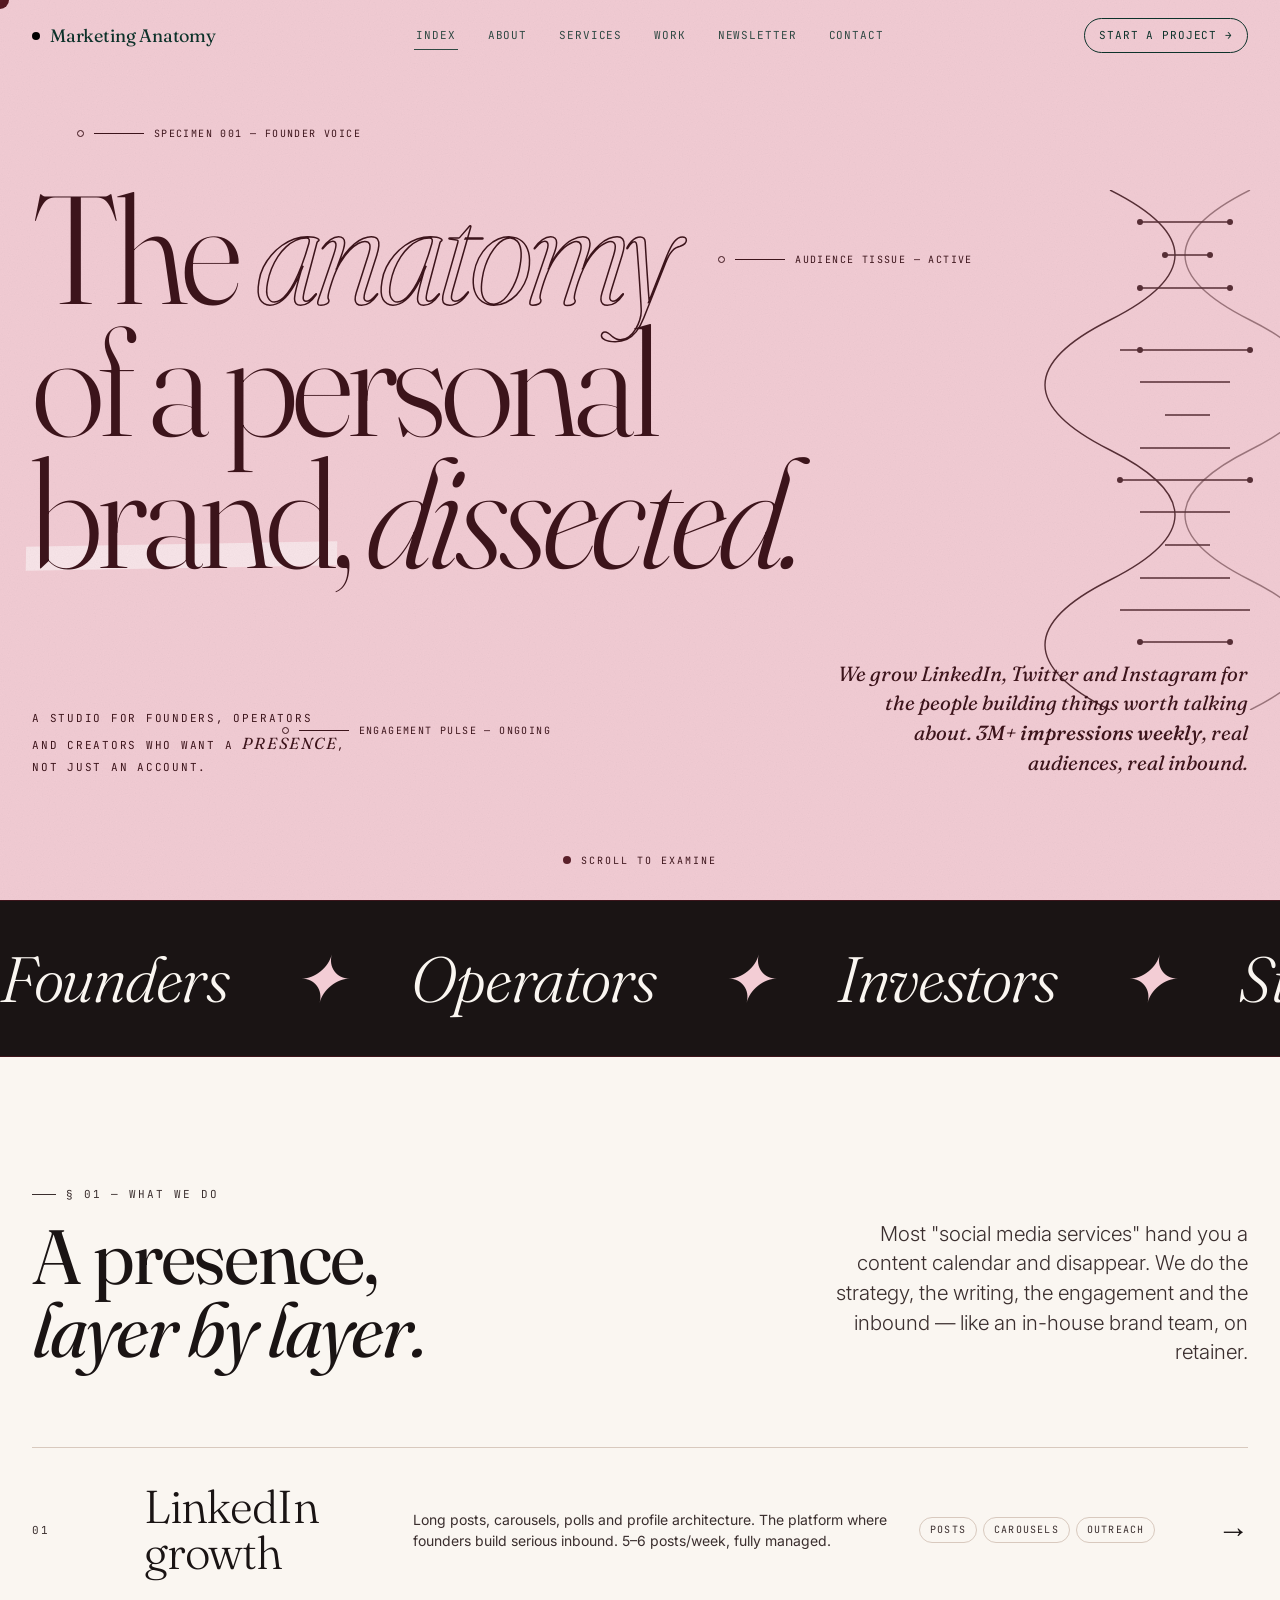
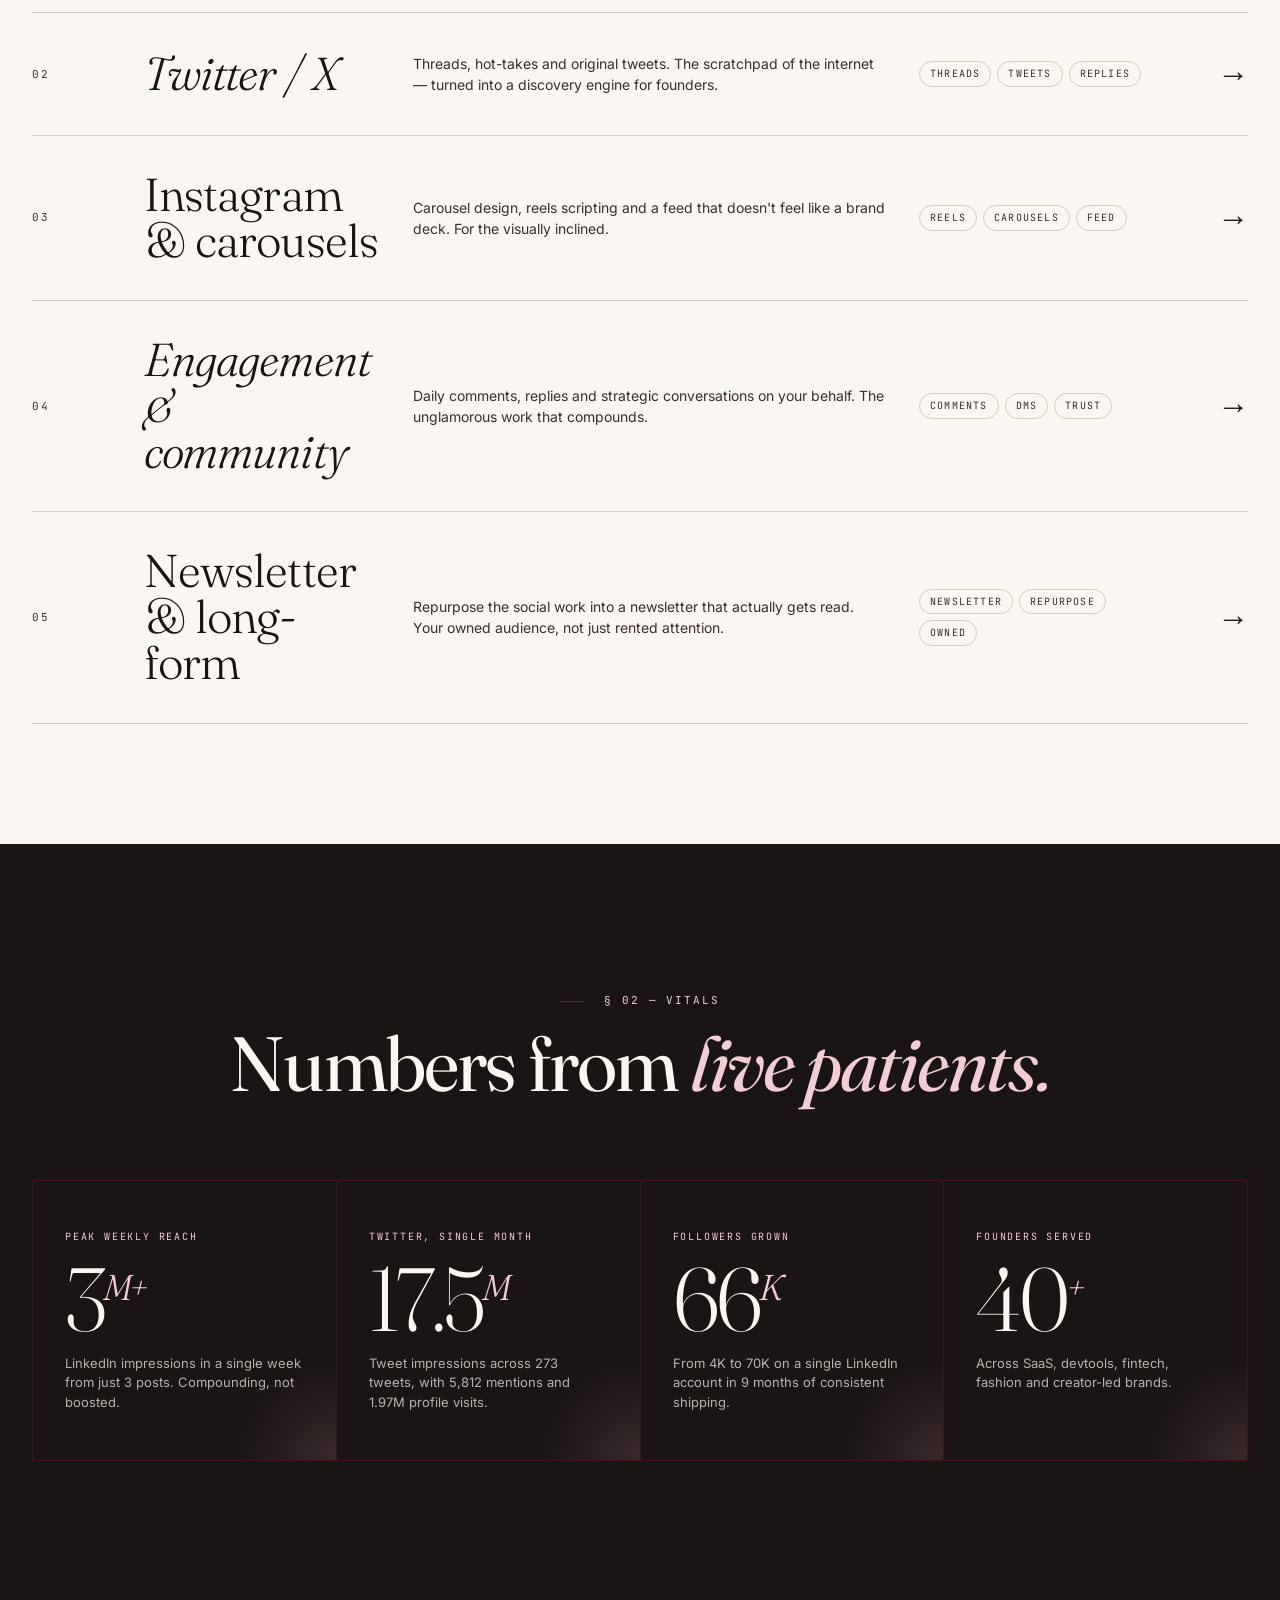
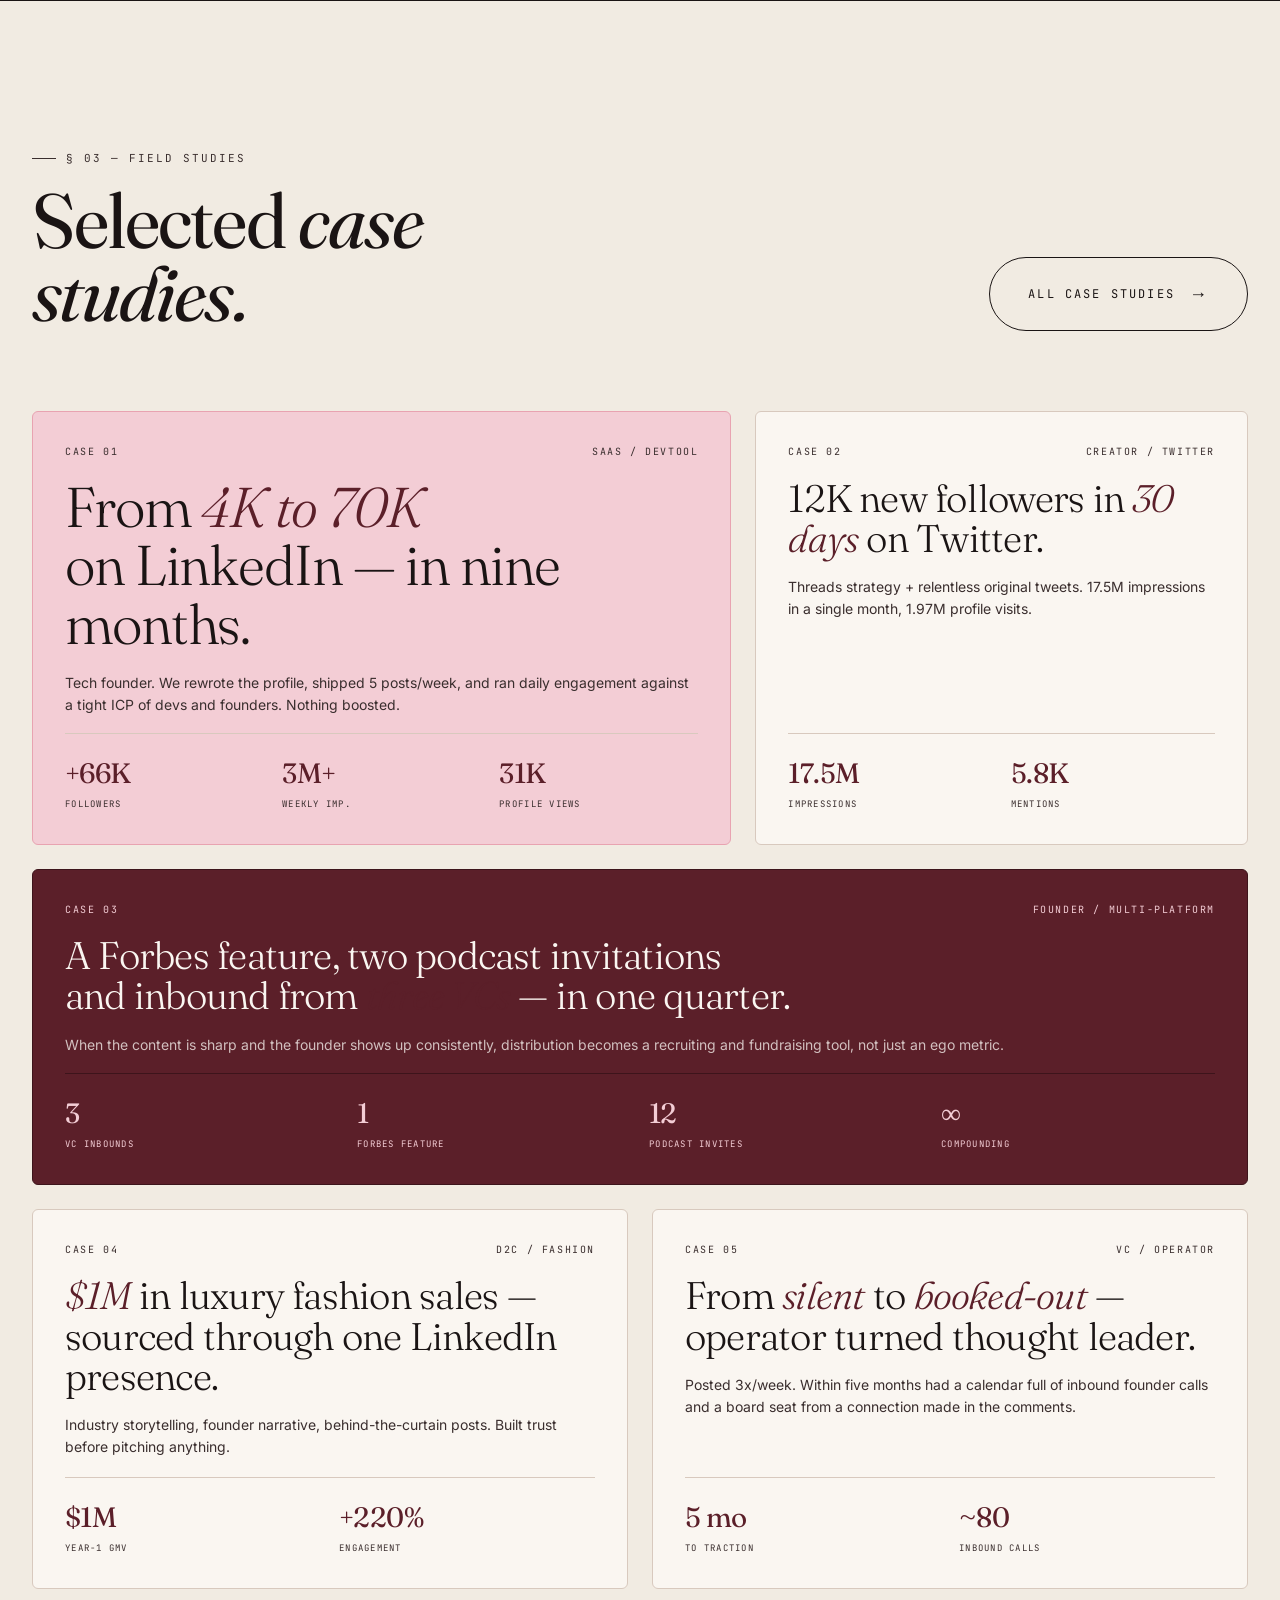
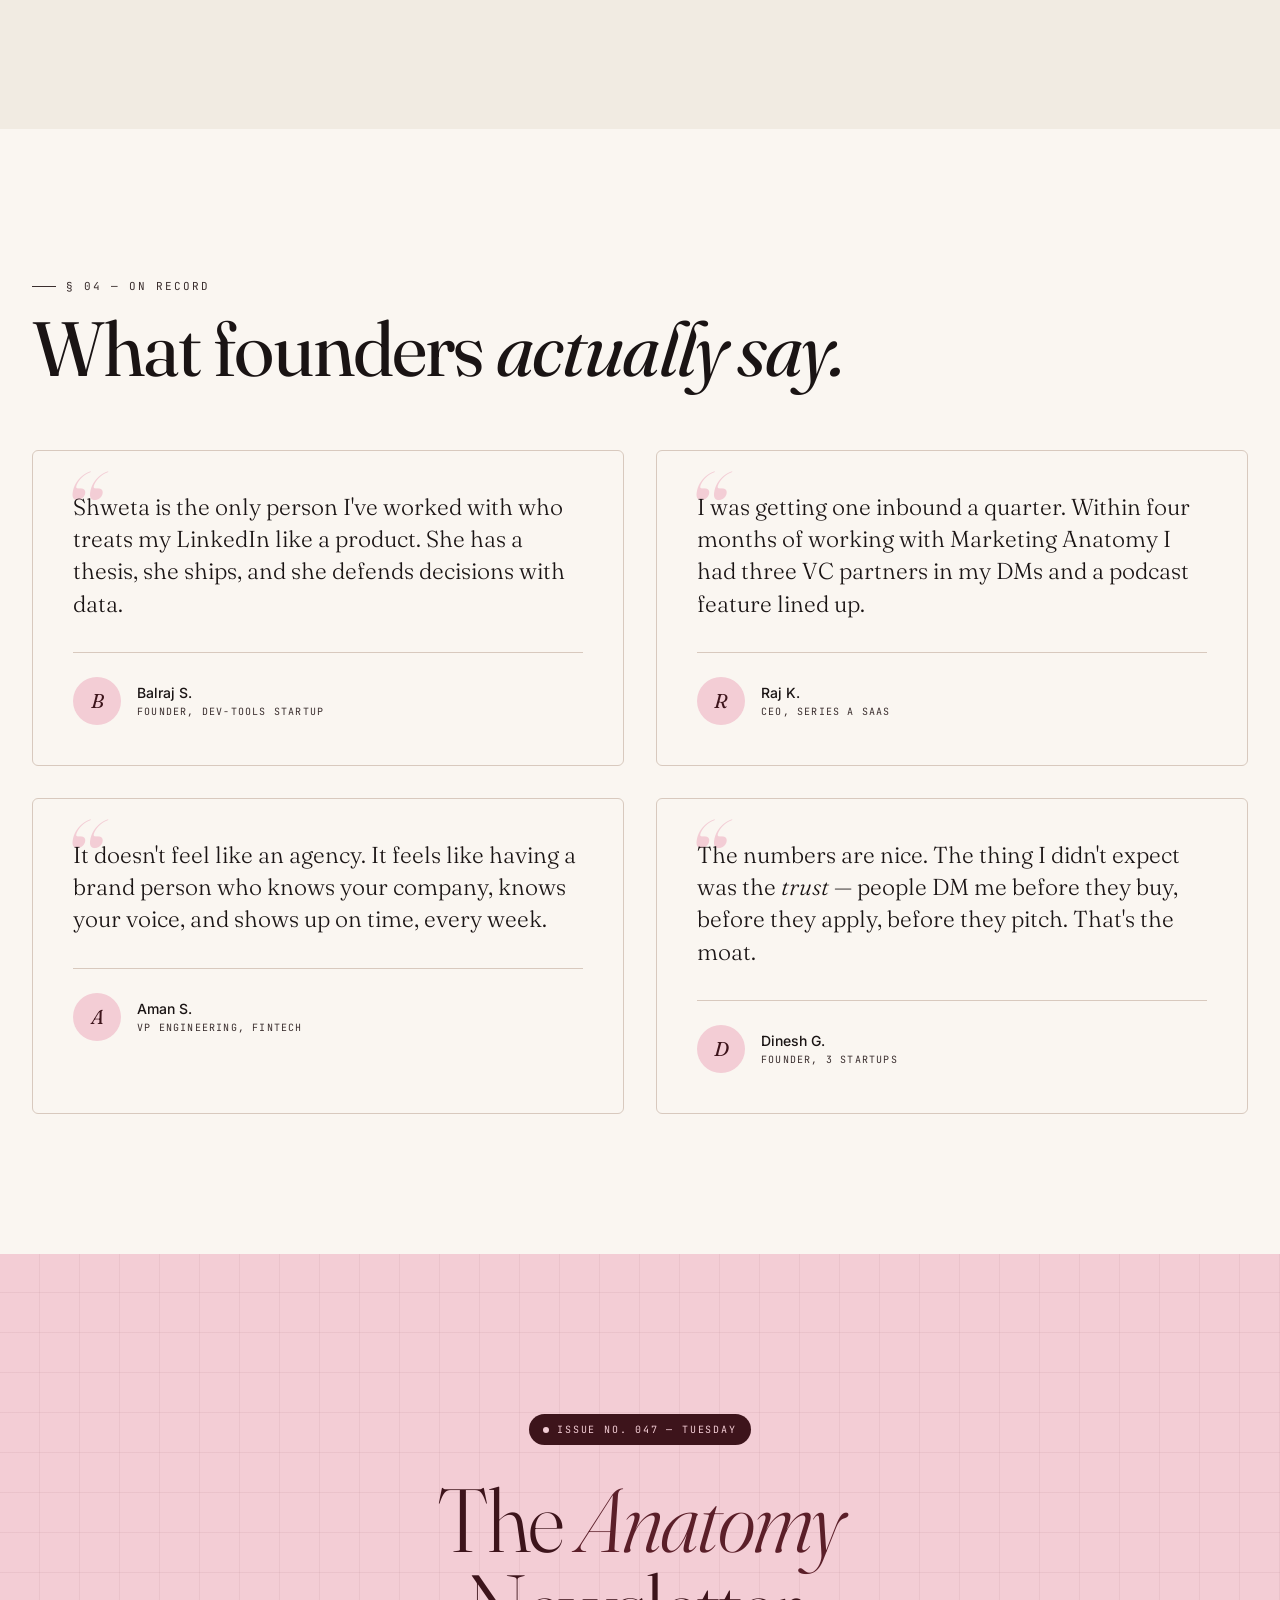
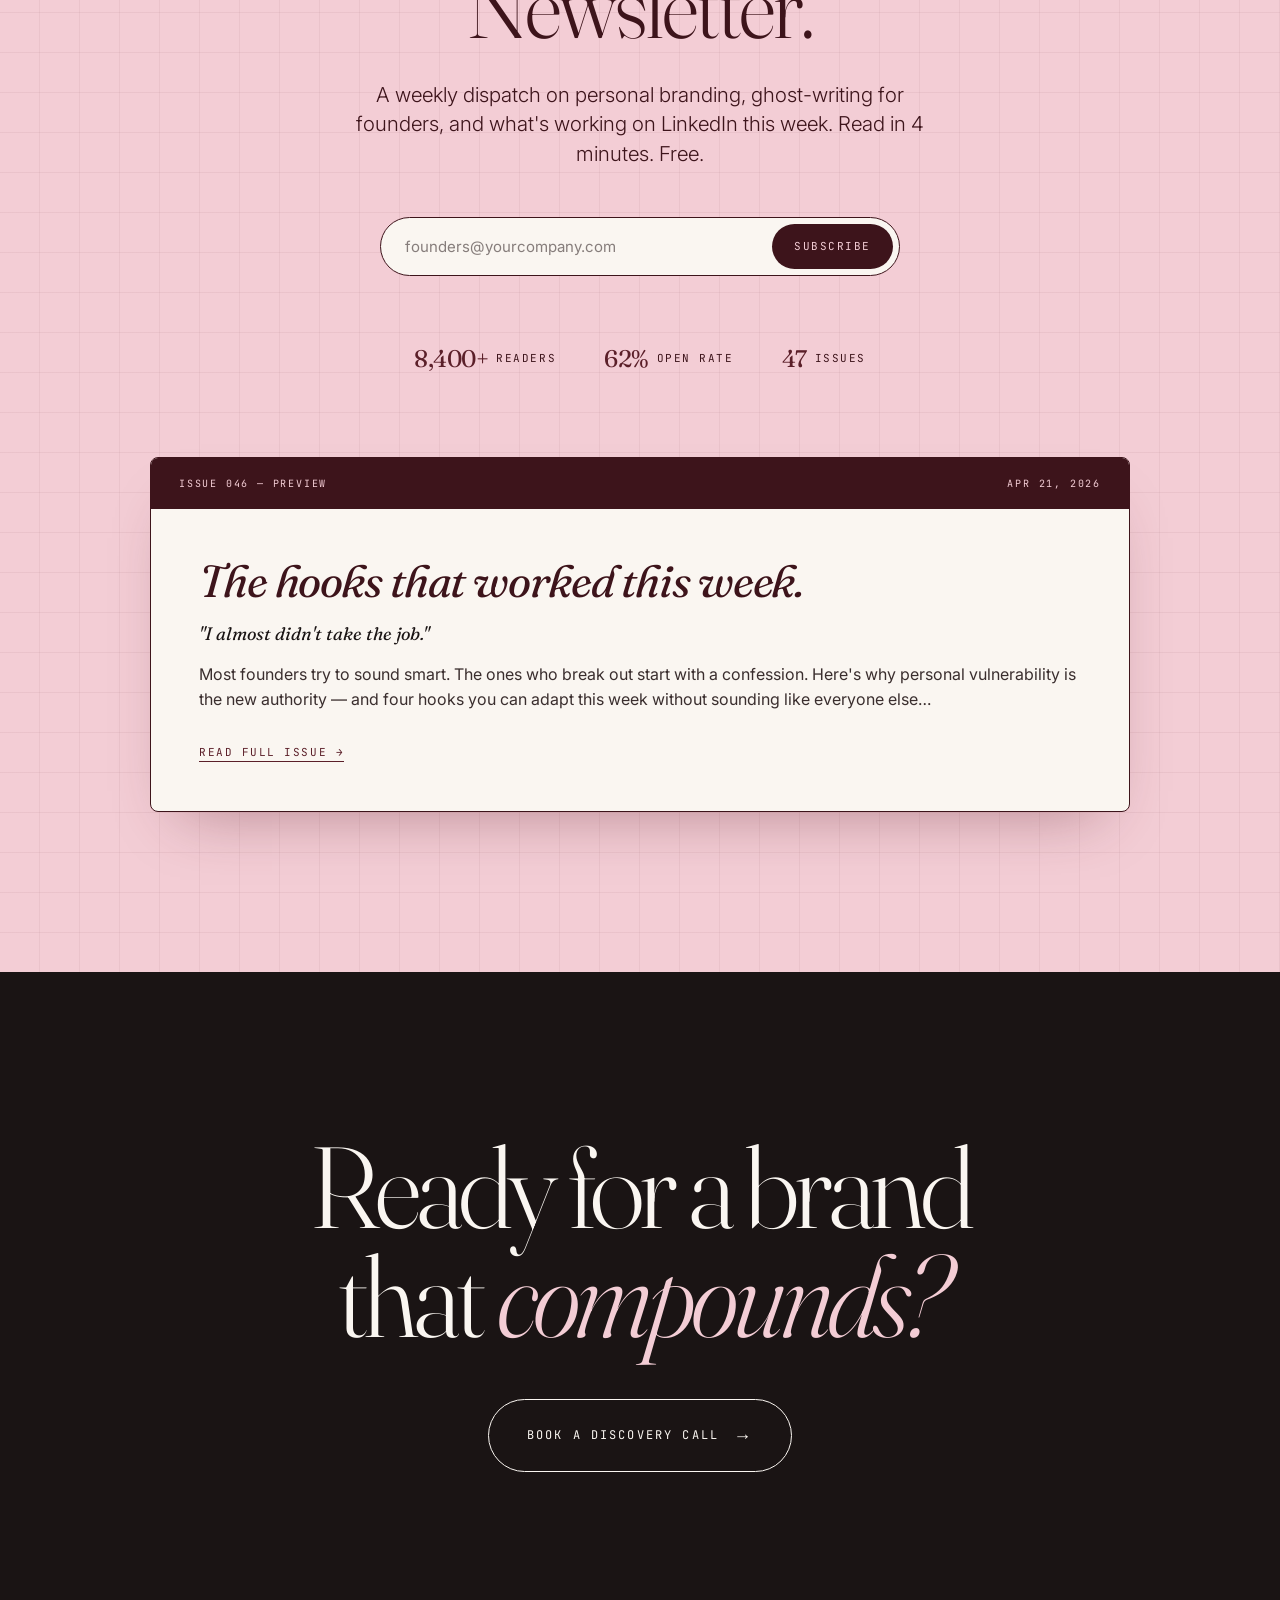
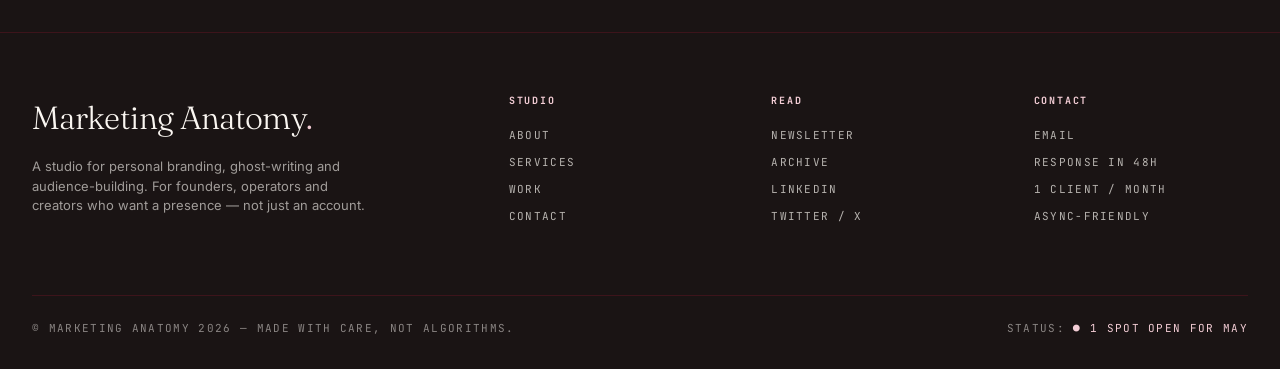
<file: man_dump/v2.html>
<!doctype html>
<html lang="en">
<head>
<meta charset="utf-8" />
<meta name="viewport" content="width=device-width, initial-scale=1" />
<title>Marketing Anatomy — Personal Branding Studio for Founders</title>
<meta name="description" content="Marketing Anatomy is a personal branding studio led by Shweta Kukreja. We build the social presence of founders, operators and creators on LinkedIn, Twitter and Instagram." />

<link rel="preconnect" href="https://fonts.googleapis.com" />
<link rel="preconnect" href="https://fonts.gstatic.com" crossorigin />
<link href="https://fonts.googleapis.com/css2?family=Fraunces:ital,opsz,wght@0,9..144,300;0,9..144,400;0,9..144,500;0,9..144,600;1,9..144,400&family=Inter:wght@300;400;500;600&family=JetBrains+Mono:wght@400;500&display=swap" rel="stylesheet" />

<style>
/* ─────────────────────────────────────────
   tokens
   ───────────────────────────────────────── */
:root{
  --pink:        #f3cdd5;
  --pink-soft:   #f9e3e8;
  --pink-deep:   #e8a3b1;
  --cream:       #faf6f1;
  --cream-2:     #f1ebe2;
  --ink:         #1a1414;
  --ink-soft:    #3a2e2e;
  --wine:        #5b1f29;
  --wine-deep:   #3d141b;
  --rule:        #d8c9be;
  --serif: "Fraunces", "Times New Roman", serif;
  --sans:  "Inter", system-ui, sans-serif;
  --mono:  "JetBrains Mono", ui-monospace, monospace;
}

/* ─────────────────────────────────────────
   reset
   ───────────────────────────────────────── */
*,*::before,*::after{box-sizing:border-box;margin:0;padding:0}
html{scroll-behavior:smooth}
body{
  background:var(--cream);
  color:var(--ink);
  font-family:var(--sans);
  font-size:16px;
  line-height:1.55;
  -webkit-font-smoothing:antialiased;
  overflow-x:hidden;
  cursor:none;
}
img{max-width:100%;display:block}
a{color:inherit;text-decoration:none}
button{font:inherit;background:none;border:none;color:inherit;cursor:none}

/* selection */
::selection{background:var(--pink-deep);color:var(--wine-deep)}

/* grain overlay everywhere */
body::before{
  content:"";
  position:fixed;inset:0;
  pointer-events:none;
  z-index:9998;
  background-image:url("data:image/svg+xml;utf8,<svg xmlns='http://www.w3.org/2000/svg' width='160' height='160'><filter id='n'><feTurbulence type='fractalNoise' baseFrequency='0.85' numOctaves='2' stitchTiles='stitch'/><feColorMatrix values='0 0 0 0 0 0 0 0 0 0 0 0 0 0 0 0 0 0 0.06 0'/></filter><rect width='100%' height='100%' filter='url(%23n)'/></svg>");
  opacity:.55;
  mix-blend-mode:multiply;
}

/* custom cursor */
.cursor{
  position:fixed;
  top:0;left:0;
  width:18px;height:18px;
  border-radius:50%;
  background:var(--wine);
  pointer-events:none;
  z-index:9999;
  transform:translate(-50%,-50%);
  transition:width .25s ease, height .25s ease, background .25s ease, opacity .25s ease;
  mix-blend-mode:multiply;
}
.cursor.hover{width:54px;height:54px;background:var(--pink-deep)}
.cursor-trail{
  position:fixed;
  top:0;left:0;
  width:6px;height:6px;
  border-radius:50%;
  background:var(--wine);
  pointer-events:none;
  z-index:9999;
  transform:translate(-50%,-50%);
  opacity:.4;
}
@media (max-width:768px){
  body{cursor:auto}
  button,a{cursor:pointer}
  .cursor,.cursor-trail{display:none}
}

/* ─────────────────────────────────────────
   nav
   ───────────────────────────────────────── */
.nav{
  position:fixed;
  top:0;left:0;right:0;
  z-index:100;
  padding:18px 32px;
  display:flex;
  align-items:center;
  justify-content:space-between;
  mix-blend-mode:difference;
  color:#fff;
}
.nav .brand{
  font-family:var(--serif);
  font-weight:400;
  font-size:18px;
  letter-spacing:-.01em;
  display:flex;align-items:center;gap:10px;
}
.nav .brand .dot{
  width:8px;height:8px;border-radius:50%;
  background:var(--pink);
  display:inline-block;
}
.nav-links{
  display:flex;gap:28px;
  font-family:var(--mono);
  font-size:11px;
  letter-spacing:.08em;
  text-transform:uppercase;
}
.nav-links a{
  position:relative;
  padding:6px 2px;
  opacity:.85;
  transition:opacity .2s;
}
.nav-links a:hover{opacity:1}
.nav-links a.active::after{
  content:"";
  position:absolute;left:0;right:0;bottom:0;
  height:1px;background:#fff;
}
.nav-cta{
  font-family:var(--mono);
  font-size:11px;
  letter-spacing:.08em;
  text-transform:uppercase;
  border:1px solid currentColor;
  padding:8px 14px;
  border-radius:99px;
  transition:background .2s, color .2s;
}
.nav-cta:hover{background:#fff;color:#000}

@media (max-width:860px){
  .nav-links{display:none}
  .nav{padding:14px 18px}
}

/* ─────────────────────────────────────────
   shared layout
   ───────────────────────────────────────── */
.section{padding:120px 32px;position:relative}
.wrap{max-width:1280px;margin:0 auto}
.eyebrow{
  font-family:var(--mono);
  font-size:11px;
  letter-spacing:.18em;
  text-transform:uppercase;
  color:var(--ink-soft);
  display:inline-flex;align-items:center;gap:10px;
}
.eyebrow::before{
  content:"";
  width:24px;height:1px;background:var(--ink-soft);
}
h1,h2,h3,h4{
  font-family:var(--serif);
  font-weight:400;
  letter-spacing:-.025em;
  line-height:1;
}
h1{font-size:clamp(56px,9vw,160px)}
h2{font-size:clamp(40px,6vw,96px);line-height:.95}
h3{font-size:clamp(28px,3.5vw,52px);line-height:1.05}
h4{font-size:clamp(20px,2vw,28px);line-height:1.15}

p.lead{font-size:clamp(18px,1.6vw,22px);line-height:1.45;color:var(--ink-soft);font-weight:300}

.italic{font-style:italic;font-family:var(--serif)}

/* page transitions */
.page{display:none;animation:pageIn .8s cubic-bezier(.2,.8,.2,1)}
.page.active{display:block}
@keyframes pageIn{
  from{opacity:0;transform:translateY(20px)}
  to{opacity:1;transform:translateY(0)}
}

/* ─────────────────────────────────────────
   HERO  (home)
   ───────────────────────────────────────── */
.hero{
  min-height:100vh;
  background:var(--pink);
  position:relative;
  padding:120px 32px 60px;
  overflow:hidden;
  display:flex;
  align-items:center;
}
.hero-grid{
  width:100%;
  max-width:1280px;
  margin:0 auto;
  position:relative;
  z-index:2;
}
.hero h1{
  font-size:clamp(72px,12vw,220px);
  line-height:.86;
  font-weight:300;
  letter-spacing:-.04em;
  color:var(--wine-deep);
}
.hero h1 .stroke{
  -webkit-text-stroke:1.5px var(--wine-deep);
  color:transparent;
  font-style:italic;
}
.hero h1 .marker{
  position:relative;
  display:inline-block;
}
.hero h1 .marker::after{
  content:"";
  position:absolute;
  left:-2%;right:-2%;bottom:8%;
  height:18%;
  background:rgba(255,255,255,.5);
  z-index:-1;
  transform:skew(-2deg) rotate(-1deg);
}

.hero-meta{
  display:grid;
  grid-template-columns:1fr 1fr;
  gap:60px;
  margin-top:80px;
  align-items:end;
}
.hero-meta .left{
  font-family:var(--mono);
  font-size:11px;
  letter-spacing:.16em;
  text-transform:uppercase;
  color:var(--wine-deep);
  line-height:1.8;
}
.hero-meta .right{
  font-family:var(--serif);
  font-size:clamp(18px,1.6vw,22px);
  line-height:1.45;
  font-style:italic;
  color:var(--wine-deep);
  max-width:420px;
  justify-self:end;
  text-align:right;
}

/* anatomical decorations */
.helix{
  position:absolute;
  right:-40px;
  top:50%;
  transform:translateY(-50%);
  width:280px;height:520px;
  opacity:.85;
  pointer-events:none;
}
@media (max-width:1024px){.helix{display:none}}

.callout{
  position:absolute;
  font-family:var(--mono);
  font-size:10px;
  letter-spacing:.14em;
  text-transform:uppercase;
  color:var(--wine-deep);
  display:flex;align-items:center;gap:10px;
  pointer-events:none;
}
.callout .line{display:inline-block;width:50px;height:1px;background:var(--wine-deep)}
.callout .dot{width:7px;height:7px;border-radius:50%;border:1px solid var(--wine-deep);background:var(--pink)}

.callout-1{top:14%;left:6%}
.callout-2{top:28%;right:24%;flex-direction:row-reverse}
.callout-3{bottom:18%;left:22%}

/* hero scroll cue */
.scroll-cue{
  position:absolute;
  bottom:32px;
  left:50%;
  transform:translateX(-50%);
  font-family:var(--mono);
  font-size:10px;
  letter-spacing:.2em;
  text-transform:uppercase;
  color:var(--wine-deep);
  display:flex;align-items:center;gap:10px;
}
.scroll-cue .pulse{
  width:8px;height:8px;border-radius:50%;background:var(--wine);
  animation:pulse 1.6s infinite;
}
@keyframes pulse{
  0%,100%{transform:scale(1);opacity:1}
  50%{transform:scale(1.6);opacity:.4}
}

/* ─────────────────────────────────────────
   marquee
   ───────────────────────────────────────── */
.marquee{
  background:var(--ink);
  color:var(--cream);
  padding:28px 0;
  overflow:hidden;
  border-top:1px solid var(--wine-deep);
  border-bottom:1px solid var(--wine-deep);
}
.marquee-track{
  display:flex;gap:64px;
  animation:scroll-x 40s linear infinite;
  white-space:nowrap;
  font-family:var(--serif);
  font-size:clamp(36px,5vw,68px);
  font-style:italic;
  font-weight:300;
  letter-spacing:-.02em;
}
.marquee-track span{display:inline-flex;align-items:center;gap:64px}
.marquee-track .star{color:var(--pink)}
@keyframes scroll-x{
  from{transform:translateX(0)}
  to{transform:translateX(-50%)}
}

/* ─────────────────────────────────────────
   anatomy (services preview)
   ───────────────────────────────────────── */
.anatomy{background:var(--cream)}
.anatomy-head{
  display:grid;
  grid-template-columns:1fr 1fr;
  gap:40px;
  align-items:end;
  margin-bottom:80px;
}
.anatomy-head .right{justify-self:end;max-width:420px;text-align:right}
@media (max-width:768px){
  .anatomy-head{grid-template-columns:1fr}
  .anatomy-head .right{justify-self:start;text-align:left}
}

.svc-list{
  border-top:1px solid var(--rule);
}
.svc-row{
  display:grid;
  grid-template-columns:80px 1fr 2fr 1fr 60px;
  gap:32px;
  align-items:center;
  padding:36px 0;
  border-bottom:1px solid var(--rule);
  position:relative;
  cursor:none;
  transition:padding .4s;
}
.svc-row:hover{padding:48px 24px}
.svc-row:hover .svc-img{opacity:1;transform:translate(0,-50%) scale(1)}
.svc-row .num{
  font-family:var(--mono);
  font-size:11px;
  letter-spacing:.14em;
  color:var(--ink-soft);
}
.svc-row .name{
  font-family:var(--serif);
  font-size:clamp(28px,3.6vw,48px);
  font-weight:300;
  letter-spacing:-.02em;
  line-height:1;
  transition:color .3s;
}
.svc-row:hover .name{font-style:italic;color:var(--wine)}
.svc-row .desc{
  font-size:14px;
  color:var(--ink-soft);
  line-height:1.5;
}
.svc-row .tags{
  font-family:var(--mono);
  font-size:10px;
  letter-spacing:.12em;
  text-transform:uppercase;
  color:var(--ink-soft);
  display:flex;flex-wrap:wrap;gap:6px;
}
.svc-row .tags span{
  border:1px solid var(--rule);
  border-radius:99px;
  padding:4px 10px;
}
.svc-row .arrow{
  font-family:var(--serif);
  font-size:32px;
  text-align:right;
  font-style:italic;
  transition:transform .3s;
}
.svc-row:hover .arrow{transform:translateX(8px)}

.svc-img{
  position:absolute;
  right:8%;top:50%;
  width:200px;height:140px;
  background:var(--pink);
  border-radius:8px;
  opacity:0;
  transform:translate(20px,-50%) scale(.9);
  transition:all .4s cubic-bezier(.2,.8,.2,1);
  pointer-events:none;
  display:flex;
  align-items:center;
  justify-content:center;
  font-family:var(--serif);
  font-style:italic;
  font-size:18px;
  color:var(--wine-deep);
  box-shadow:0 20px 40px -20px rgba(91,31,41,.3);
}

@media (max-width:1024px){
  .svc-row{grid-template-columns:60px 1fr 60px}
  .svc-row .desc,.svc-row .tags{display:none}
  .svc-img{display:none}
}

/* ─────────────────────────────────────────
   stats / vitals
   ───────────────────────────────────────── */
.vitals{
  background:var(--ink);
  color:var(--cream);
  padding:140px 32px;
  position:relative;
}
.vitals h2{color:var(--cream)}
.vitals h2 .pink{color:var(--pink)}
.vitals .head{
  max-width:900px;margin:0 auto 80px;text-align:center;
}
.vitals-grid{
  max-width:1280px;
  margin:0 auto;
  display:grid;
  grid-template-columns:repeat(4,1fr);
  gap:1px;
  background:var(--wine-deep);
  border:1px solid var(--wine-deep);
}
.vital{
  background:var(--ink);
  padding:48px 32px;
  display:flex;flex-direction:column;gap:14px;
  position:relative;
  overflow:hidden;
  transition:background .3s;
}
.vital:hover{background:var(--wine-deep)}
.vital .label{
  font-family:var(--mono);
  font-size:10px;
  letter-spacing:.18em;
  text-transform:uppercase;
  color:var(--pink);
}
.vital .num{
  font-family:var(--serif);
  font-size:clamp(56px,7vw,108px);
  font-weight:300;
  line-height:.9;
  letter-spacing:-.04em;
}
.vital .num .sm{font-size:.4em;vertical-align:super;font-style:italic;color:var(--pink)}
.vital .desc{font-size:13px;color:rgba(250,246,241,.7);line-height:1.5}
.vital .pulse-bg{
  position:absolute;
  width:200px;height:200px;
  border-radius:50%;
  background:radial-gradient(circle,var(--pink-deep) 0%,transparent 70%);
  opacity:.15;
  bottom:-100px;right:-100px;
  pointer-events:none;
}

@media (max-width:900px){.vitals-grid{grid-template-columns:repeat(2,1fr)}}
@media (max-width:520px){.vitals-grid{grid-template-columns:1fr}}

/* ─────────────────────────────────────────
   portfolio
   ───────────────────────────────────────── */
.portfolio{padding:140px 32px;background:var(--cream-2)}
.portfolio-head{
  display:grid;grid-template-columns:1fr 1fr;gap:40px;align-items:end;
  margin-bottom:80px;
}
@media (max-width:768px){.portfolio-head{grid-template-columns:1fr}}

.cases{
  display:grid;
  grid-template-columns:repeat(12,1fr);
  gap:24px;
}
.case{
  position:relative;
  background:var(--cream);
  border:1px solid var(--rule);
  border-radius:6px;
  padding:32px;
  display:flex;flex-direction:column;
  gap:18px;
  min-height:380px;
  transition:transform .4s, box-shadow .4s;
  overflow:hidden;
}
.case:hover{transform:translateY(-4px);box-shadow:0 30px 60px -30px rgba(91,31,41,.25)}

.case .meta{
  font-family:var(--mono);
  font-size:10px;letter-spacing:.16em;text-transform:uppercase;
  color:var(--ink-soft);
  display:flex;justify-content:space-between;
}
.case .name{
  font-family:var(--serif);
  font-size:clamp(28px,3vw,40px);
  font-weight:300;
  letter-spacing:-.02em;
  line-height:1.05;
}
.case .name em{color:var(--wine)}
.case .desc{font-size:14px;color:var(--ink-soft);line-height:1.55;flex:1}
.case .stats{
  display:flex;gap:18px;
  padding-top:18px;
  border-top:1px solid var(--rule);
}
.case .stats div{
  flex:1;
}
.case .stats .n{
  font-family:var(--serif);
  font-size:28px;
  font-weight:400;
  color:var(--wine);
  letter-spacing:-.02em;
}
.case .stats .l{
  font-family:var(--mono);
  font-size:9px;letter-spacing:.14em;text-transform:uppercase;
  color:var(--ink-soft);
  margin-top:2px;
}

.case.large{grid-column:span 7;background:var(--pink);border-color:var(--pink-deep)}
.case.large .name{font-size:clamp(36px,4.5vw,56px)}
.case.med{grid-column:span 5}
.case.full{grid-column:span 12;background:var(--wine);color:var(--cream);border-color:var(--wine-deep);min-height:280px}
.case.full .meta{color:var(--pink)}
.case.full .desc{color:rgba(250,246,241,.75)}
.case.full .stats{border-top-color:var(--wine-deep)}
.case.full .stats .n{color:var(--pink)}
.case.full .stats .l{color:var(--pink)}
.case.med-2{grid-column:span 6}

@media (max-width:1024px){
  .case.large,.case.med,.case.med-2{grid-column:span 12}
}

/* ─────────────────────────────────────────
   testimonials
   ───────────────────────────────────────── */
.tests{padding:140px 32px;background:var(--cream)}
.tests-head{margin-bottom:64px}
.tests-grid{
  display:grid;
  grid-template-columns:repeat(2,1fr);
  gap:32px;
  max-width:1280px;margin:0 auto;
}
.test{
  background:var(--cream);
  border:1px solid var(--rule);
  border-radius:6px;
  padding:40px;
  position:relative;
}
.test::before{
  content:"\201C";
  position:absolute;
  top:8px;left:24px;
  font-family:var(--serif);
  font-size:120px;
  font-style:italic;
  color:var(--pink);
  line-height:1;
  z-index:0;
}
.test .quote{
  font-family:var(--serif);
  font-size:clamp(20px,1.8vw,26px);
  line-height:1.4;
  font-weight:300;
  position:relative;z-index:1;
  margin-bottom:32px;
}
.test .who{
  display:flex;align-items:center;gap:16px;
  padding-top:24px;
  border-top:1px solid var(--rule);
}
.test .who .av{
  width:48px;height:48px;border-radius:50%;
  background:var(--pink);
  display:grid;place-items:center;
  font-family:var(--serif);
  font-style:italic;
  color:var(--wine-deep);
  font-size:20px;
}
.test .who .name{font-weight:500;font-size:14px}
.test .who .role{font-family:var(--mono);font-size:10px;letter-spacing:.12em;text-transform:uppercase;color:var(--ink-soft)}

@media (max-width:768px){.tests-grid{grid-template-columns:1fr}}

/* ─────────────────────────────────────────
   newsletter
   ───────────────────────────────────────── */
.news{
  padding:160px 32px;
  background:var(--pink);
  position:relative;
  overflow:hidden;
}
.news::before{
  content:"";
  position:absolute;
  inset:0;
  background-image:
    repeating-linear-gradient(0deg,transparent 0,transparent 39px,rgba(91,31,41,.06) 39px,rgba(91,31,41,.06) 40px),
    repeating-linear-gradient(90deg,transparent 0,transparent 39px,rgba(91,31,41,.06) 39px,rgba(91,31,41,.06) 40px);
  pointer-events:none;
}
.news-wrap{
  max-width:980px;
  margin:0 auto;
  position:relative;
  text-align:center;
}
.news .badge{
  display:inline-flex;align-items:center;gap:8px;
  background:var(--wine-deep);color:var(--pink);
  font-family:var(--mono);
  font-size:10px;letter-spacing:.18em;text-transform:uppercase;
  padding:8px 14px;border-radius:99px;
  margin-bottom:32px;
}
.news .badge .live{
  width:6px;height:6px;border-radius:50%;background:var(--pink);
  animation:pulse 1.6s infinite;
}
.news h2{
  font-size:clamp(48px,7vw,108px);
  color:var(--wine-deep);
  font-weight:300;
}
.news h2 em{font-style:italic;color:var(--wine)}
.news p.lead{margin:32px auto 48px;color:var(--wine-deep);max-width:580px}

.news-form{
  display:flex;
  max-width:520px;
  margin:0 auto;
  background:var(--cream);
  border:1px solid var(--wine-deep);
  border-radius:99px;
  padding:6px 6px 6px 24px;
  gap:8px;
  align-items:center;
}
.news-form input{
  flex:1;
  border:none;
  background:transparent;
  font-family:var(--sans);
  font-size:15px;
  color:var(--ink);
  outline:none;
  padding:12px 0;
}
.news-form input::placeholder{color:var(--ink-soft);opacity:.6}
.news-form button{
  background:var(--wine-deep);color:var(--pink);
  font-family:var(--mono);
  font-size:11px;letter-spacing:.14em;text-transform:uppercase;
  padding:14px 22px;
  border-radius:99px;
  transition:background .2s;
}
.news-form button:hover{background:var(--wine)}

.news-stats{
  display:flex;justify-content:center;gap:48px;
  margin-top:64px;
  font-family:var(--mono);
  font-size:11px;letter-spacing:.14em;text-transform:uppercase;
  color:var(--wine-deep);
  flex-wrap:wrap;
}
.news-stats div{display:flex;align-items:center;gap:8px}
.news-stats .n{
  font-family:var(--serif);
  font-size:24px;
  font-weight:400;
  letter-spacing:-.02em;
  color:var(--wine);
  text-transform:none;
}

/* sample issue preview */
.issue-preview{
  margin-top:80px;
  background:var(--cream);
  border:1px solid var(--wine-deep);
  border-radius:8px;
  text-align:left;
  overflow:hidden;
  box-shadow:0 30px 60px -30px rgba(91,31,41,.4);
}
.issue-head{
  background:var(--wine-deep);
  color:var(--pink);
  padding:18px 28px;
  display:flex;justify-content:space-between;align-items:center;
  font-family:var(--mono);
  font-size:10px;letter-spacing:.18em;text-transform:uppercase;
}
.issue-body{padding:48px}
.issue-body h3{
  font-style:italic;
  color:var(--wine-deep);
  margin-bottom:16px;
}
.issue-body p{color:var(--ink-soft);margin-bottom:14px}
.issue-link{
  display:inline-block;margin-top:18px;
  font-family:var(--mono);
  font-size:11px;letter-spacing:.14em;text-transform:uppercase;
  color:var(--wine);
  border-bottom:1px solid var(--wine);
}

/* ─────────────────────────────────────────
   final CTA
   ───────────────────────────────────────── */
.final-cta{
  background:var(--ink);
  color:var(--cream);
  padding:160px 32px;
  text-align:center;
  position:relative;
  overflow:hidden;
}
.final-cta h2{
  font-size:clamp(56px,9vw,160px);
  color:var(--cream);
  font-weight:300;
  letter-spacing:-.04em;
}
.final-cta h2 em{color:var(--pink)}
.cta-btn{
  display:inline-flex;align-items:center;gap:14px;
  margin-top:48px;
  padding:22px 38px;
  border:1px solid var(--cream);
  border-radius:99px;
  font-family:var(--mono);
  font-size:12px;letter-spacing:.18em;text-transform:uppercase;
  transition:background .25s, color .25s, padding .25s;
  background:transparent;
  color:var(--cream);
}
.cta-btn:hover{background:var(--pink);color:var(--wine-deep);border-color:var(--pink);padding:22px 48px}
.cta-btn .arrow{font-family:var(--serif);font-size:18px;font-style:italic}

/* footer */
.footer{
  background:var(--ink);
  color:var(--cream);
  padding:60px 32px 32px;
  border-top:1px solid var(--wine-deep);
  font-family:var(--mono);
  font-size:11px;letter-spacing:.12em;text-transform:uppercase;
}
.footer-grid{
  max-width:1280px;margin:0 auto;
  display:grid;grid-template-columns:2fr 1fr 1fr 1fr;
  gap:48px;
}
.footer .brand{
  font-family:var(--serif);
  font-size:32px;
  font-weight:300;
  letter-spacing:-.02em;
  color:var(--cream);
  text-transform:none;
  margin-bottom:14px;
}
.footer .tag{font-family:var(--sans);text-transform:none;letter-spacing:0;color:rgba(250,246,241,.6);max-width:340px;font-size:13px;line-height:1.5}
.footer h5{
  color:var(--pink);
  margin-bottom:18px;
  font-size:10px;
  letter-spacing:.18em;
}
.footer ul{list-style:none}
.footer li{margin-bottom:10px;color:rgba(250,246,241,.7)}
.footer li a:hover{color:var(--pink)}
.footer-bottom{
  max-width:1280px;margin:60px auto 0;
  padding-top:24px;border-top:1px solid var(--wine-deep);
  display:flex;justify-content:space-between;
  color:rgba(250,246,241,.5);
  flex-wrap:wrap;gap:12px;
}
@media (max-width:768px){.footer-grid{grid-template-columns:1fr 1fr}}

/* ─────────────────────────────────────────
   ABOUT page
   ───────────────────────────────────────── */
.about-hero{
  background:var(--pink);
  padding:160px 32px 100px;
  position:relative;
  overflow:hidden;
}
.about-hero h1{
  font-size:clamp(64px,10vw,180px);
  color:var(--wine-deep);
  font-weight:300;
  letter-spacing:-.04em;
  max-width:1280px;margin:0 auto;
}
.about-hero h1 em{font-style:italic}
.about-hero h1 .sm{font-size:.3em;vertical-align:top;display:inline-block;margin-left:18px;font-family:var(--mono);letter-spacing:.16em;text-transform:uppercase;font-style:normal;color:var(--wine)}

.about-grid{
  max-width:1280px;margin:0 auto;
  display:grid;grid-template-columns:1fr 1fr;
  gap:80px;
  padding:120px 32px;
  align-items:start;
}
.about-grid p{font-size:17px;line-height:1.65;color:var(--ink-soft);margin-bottom:20px}
.about-grid p .drop{
  font-family:var(--serif);
  font-style:italic;
  font-size:60px;
  float:left;
  line-height:.85;
  margin:6px 12px 0 0;
  color:var(--wine);
}
.about-card{
  background:var(--pink-soft);
  border:1px solid var(--rule);
  border-radius:8px;
  padding:48px;
  position:sticky;top:100px;
}
.about-card .label{
  font-family:var(--mono);
  font-size:10px;letter-spacing:.16em;text-transform:uppercase;color:var(--wine);
  margin-bottom:14px;
}
.about-card h3{font-style:italic;font-size:clamp(28px,3vw,40px);margin-bottom:8px;color:var(--wine-deep)}
.about-card .role{font-size:14px;color:var(--ink-soft);margin-bottom:32px}
.about-card .specs{border-top:1px solid var(--rule)}
.about-card .spec-row{
  display:flex;justify-content:space-between;
  padding:14px 0;border-bottom:1px solid var(--rule);
  font-family:var(--mono);font-size:11px;letter-spacing:.1em;text-transform:uppercase;
}
.about-card .spec-row .v{color:var(--ink);font-weight:500}
.about-card .spec-row .k{color:var(--ink-soft)}

@media (max-width:1024px){
  .about-grid{grid-template-columns:1fr;gap:48px}
  .about-card{position:static}
}

/* timeline */
.timeline{padding:120px 32px;background:var(--cream-2)}
.timeline-wrap{max-width:1080px;margin:0 auto}
.timeline-row{
  display:grid;grid-template-columns:140px 1fr;
  gap:48px;
  padding:36px 0;
  border-bottom:1px solid var(--rule);
  align-items:start;
}
.timeline-row .yr{
  font-family:var(--serif);
  font-size:clamp(36px,4vw,56px);
  font-weight:300;
  font-style:italic;
  color:var(--wine);
  letter-spacing:-.02em;
  line-height:1;
}
.timeline-row .body h4{margin-bottom:8px}
.timeline-row .body p{color:var(--ink-soft);font-size:15px;max-width:640px;line-height:1.6}

/* values */
.values{padding:120px 32px;background:var(--cream)}
.values-grid{
  max-width:1280px;margin:48px auto 0;
  display:grid;grid-template-columns:repeat(3,1fr);gap:1px;
  background:var(--rule);
  border:1px solid var(--rule);
}
.value{
  background:var(--cream);
  padding:48px 36px;
  display:flex;flex-direction:column;gap:18px;
  min-height:280px;
  transition:background .3s;
}
.value:hover{background:var(--pink-soft)}
.value .num{
  font-family:var(--mono);font-size:11px;letter-spacing:.16em;color:var(--ink-soft);
}
.value h3{font-style:italic;font-size:clamp(24px,2.4vw,34px)}
.value p{font-size:14px;color:var(--ink-soft);line-height:1.6}
@media (max-width:900px){.values-grid{grid-template-columns:1fr}}

/* ─────────────────────────────────────────
   SERVICES page
   ───────────────────────────────────────── */
.svc-hero{
  background:var(--cream);
  padding:160px 32px 80px;
  border-bottom:1px solid var(--rule);
}
.svc-hero .wrap{max-width:1280px;margin:0 auto}
.svc-hero h1{
  font-size:clamp(64px,10vw,180px);
  font-weight:300;
  letter-spacing:-.04em;
  color:var(--ink);
}
.svc-hero h1 em{color:var(--wine);font-style:italic}
.svc-hero p.lead{margin-top:40px;max-width:680px}

.pkg{padding:80px 32px;border-bottom:1px solid var(--rule);background:var(--cream)}
.pkg:nth-child(even){background:var(--cream-2)}
.pkg .wrap{
  max-width:1280px;margin:0 auto;
  display:grid;grid-template-columns:1fr 2fr;
  gap:80px;
  align-items:start;
}
.pkg .left .num{
  font-family:var(--mono);
  font-size:11px;letter-spacing:.18em;text-transform:uppercase;
  color:var(--ink-soft);
}
.pkg .left h2{
  font-size:clamp(40px,5vw,72px);
  margin-top:16px;
  font-weight:300;
}
.pkg .left h2 em{color:var(--wine);font-style:italic}
.pkg .left .price{
  margin-top:32px;
  font-family:var(--serif);
  font-size:clamp(40px,4vw,60px);
  font-weight:300;color:var(--ink);
  letter-spacing:-.02em;
}
.pkg .left .price .pm{font-size:.35em;color:var(--ink-soft);font-family:var(--mono);font-style:normal;text-transform:uppercase;letter-spacing:.14em;margin-left:8px}
.pkg .left .pricenote{
  margin-top:8px;
  font-family:var(--mono);
  font-size:11px;letter-spacing:.1em;text-transform:uppercase;color:var(--wine);
}

.includes{
  border-top:1px solid var(--rule);
}
.inc-row{
  display:grid;
  grid-template-columns:200px 1fr;
  gap:32px;
  padding:24px 0;
  border-bottom:1px solid var(--rule);
  align-items:start;
}
.inc-row .k{
  font-family:var(--mono);font-size:11px;letter-spacing:.14em;text-transform:uppercase;
  color:var(--ink);
  display:flex;align-items:center;gap:10px;
}
.inc-row .k .dot{width:6px;height:6px;border-radius:50%;background:var(--wine);display:inline-block}
.inc-row .v{color:var(--ink-soft);font-size:15px;line-height:1.6}

@media (max-width:1024px){
  .pkg .wrap{grid-template-columns:1fr;gap:40px}
  .inc-row{grid-template-columns:1fr;gap:8px}
}

/* compare table */
.compare{padding:120px 32px;background:var(--ink);color:var(--cream)}
.compare h2{color:var(--cream);text-align:center;margin-bottom:48px}
.compare h2 em{color:var(--pink);font-style:italic}
.cmp-table{
  max-width:1080px;margin:0 auto;
  border:1px solid var(--wine-deep);
  border-radius:8px;
  overflow:hidden;
}
.cmp-row{
  display:grid;
  grid-template-columns:2fr 1fr 1fr 1fr;
  border-bottom:1px solid var(--wine-deep);
  font-family:var(--mono);
  font-size:12px;letter-spacing:.06em;
}
.cmp-row:last-child{border-bottom:none}
.cmp-row.head{background:var(--wine-deep);color:var(--pink);font-size:10px;letter-spacing:.18em;text-transform:uppercase}
.cmp-row > div{padding:18px 24px;border-right:1px solid var(--wine-deep)}
.cmp-row > div:last-child{border-right:none}
.cmp-row .pop{background:var(--wine);color:var(--pink)}
.cmp-row .check{color:var(--pink);font-family:var(--serif);font-size:18px;font-style:italic}
.cmp-row .nope{opacity:.3;font-family:var(--serif);font-size:18px}
@media (max-width:768px){.cmp-row{grid-template-columns:1.4fr 1fr 1fr 1fr;font-size:10px}.cmp-row > div{padding:12px 10px}}

/* ─────────────────────────────────────────
   PORTFOLIO page
   ───────────────────────────────────────── */
.port-hero{
  background:var(--pink);
  padding:160px 32px 100px;
}
.port-hero .wrap{max-width:1280px;margin:0 auto}
.port-hero h1{font-weight:300;color:var(--wine-deep);font-size:clamp(64px,10vw,180px)}
.port-hero h1 em{font-style:italic}
.port-hero p.lead{color:var(--wine-deep);max-width:680px;margin-top:40px}

.filters{
  max-width:1280px;margin:80px auto 0;padding:0 32px;
  display:flex;gap:8px;flex-wrap:wrap;
  border-bottom:1px solid var(--rule);
  padding-bottom:32px;
}
.filters .label{
  font-family:var(--mono);font-size:11px;letter-spacing:.18em;text-transform:uppercase;
  color:var(--ink-soft);margin-right:16px;align-self:center;
}
.filter-btn{
  padding:8px 16px;border:1px solid var(--rule);border-radius:99px;
  font-family:var(--mono);font-size:11px;letter-spacing:.1em;text-transform:uppercase;
  background:transparent;
  transition:all .2s;
}
.filter-btn:hover,.filter-btn.active{background:var(--ink);color:var(--cream);border-color:var(--ink)}

.work-grid{
  max-width:1280px;margin:48px auto;padding:0 32px;
  display:grid;grid-template-columns:repeat(2,1fr);gap:48px;
}
.work-card{
  background:var(--cream);
  border:1px solid var(--rule);
  border-radius:8px;
  padding:32px;
  transition:all .4s;
}
.work-card:hover{transform:translateY(-4px);box-shadow:0 30px 60px -30px rgba(91,31,41,.2)}
.work-card .meta{
  display:flex;justify-content:space-between;
  font-family:var(--mono);font-size:10px;letter-spacing:.16em;text-transform:uppercase;
  color:var(--ink-soft);margin-bottom:32px;
}
.work-card .meta .pill{background:var(--pink);color:var(--wine-deep);padding:4px 10px;border-radius:99px}
.work-card h3{margin-bottom:14px;font-weight:300;font-size:clamp(28px,2.8vw,40px)}
.work-card h3 em{color:var(--wine);font-style:italic}
.work-card .who{
  font-family:var(--mono);font-size:11px;letter-spacing:.1em;color:var(--ink-soft);margin-bottom:24px;
}
.work-card .desc{color:var(--ink-soft);font-size:15px;line-height:1.6;margin-bottom:28px}
.work-card .stats{
  display:grid;grid-template-columns:repeat(3,1fr);gap:16px;
  padding:24px;
  background:var(--pink-soft);
  border-radius:6px;
}
.work-card .stats .n{
  font-family:var(--serif);font-size:clamp(24px,2.5vw,34px);font-weight:400;color:var(--wine-deep);
  letter-spacing:-.02em;
}
.work-card .stats .l{
  font-family:var(--mono);font-size:9px;letter-spacing:.14em;text-transform:uppercase;
  color:var(--wine);margin-top:4px;
}
@media (max-width:900px){.work-grid{grid-template-columns:1fr}}

/* ─────────────────────────────────────────
   NEWSLETTER page
   ───────────────────────────────────────── */
.nl-hero{
  background:var(--pink);
  padding:160px 32px 100px;
  text-align:center;
  position:relative;
  overflow:hidden;
}
.nl-hero::before{
  content:"";
  position:absolute;
  inset:0;
  background-image:
    repeating-linear-gradient(0deg,transparent 0,transparent 39px,rgba(91,31,41,.05) 39px,rgba(91,31,41,.05) 40px),
    repeating-linear-gradient(90deg,transparent 0,transparent 39px,rgba(91,31,41,.05) 39px,rgba(91,31,41,.05) 40px);
}
.nl-hero .wrap{max-width:980px;margin:0 auto;position:relative}
.nl-hero h1{
  font-size:clamp(56px,8vw,140px);
  color:var(--wine-deep);
  font-weight:300;
}
.nl-hero h1 em{font-style:italic;color:var(--wine)}
.nl-hero p.lead{color:var(--wine-deep);max-width:580px;margin:32px auto 0}

.nl-form{
  display:flex;
  max-width:520px;margin:48px auto 0;
  background:var(--cream);
  border:1px solid var(--wine-deep);
  border-radius:99px;
  padding:6px 6px 6px 24px;
  gap:8px;align-items:center;
}
.nl-form input{
  flex:1;border:none;background:transparent;
  font-family:var(--sans);font-size:15px;
  outline:none;padding:12px 0;color:var(--ink);
}
.nl-form button{
  background:var(--wine-deep);color:var(--pink);
  font-family:var(--mono);font-size:11px;letter-spacing:.14em;text-transform:uppercase;
  padding:14px 22px;border-radius:99px;
  transition:background .2s;
}
.nl-form button:hover{background:var(--wine)}

.nl-feature{padding:120px 32px;background:var(--cream)}
.nl-feature .wrap{max-width:1280px;margin:0 auto}
.nl-feature h2{margin-bottom:48px}
.nl-feature h2 em{color:var(--wine);font-style:italic}

.archive{
  display:grid;grid-template-columns:1fr 1fr;gap:32px;
}
.archive-card{
  border:1px solid var(--rule);
  border-radius:8px;
  padding:32px;
  background:var(--cream);
  transition:all .3s;
  display:flex;flex-direction:column;gap:18px;
}
.archive-card:hover{background:var(--pink-soft);border-color:var(--pink-deep)}
.archive-card .meta{
  font-family:var(--mono);font-size:10px;letter-spacing:.16em;text-transform:uppercase;
  color:var(--ink-soft);
  display:flex;justify-content:space-between;
}
.archive-card h3{font-style:italic;font-size:clamp(24px,2.4vw,32px);font-weight:400;color:var(--wine-deep)}
.archive-card p{color:var(--ink-soft);font-size:14px;line-height:1.6}
.archive-card .read{
  font-family:var(--mono);font-size:11px;letter-spacing:.14em;text-transform:uppercase;
  color:var(--wine);margin-top:auto;display:inline-flex;gap:8px;
}
@media (max-width:768px){.archive{grid-template-columns:1fr}}

/* ─────────────────────────────────────────
   CONTACT page
   ───────────────────────────────────────── */
.contact-hero{
  background:var(--ink);color:var(--cream);
  padding:160px 32px 80px;
}
.contact-hero .wrap{max-width:1280px;margin:0 auto}
.contact-hero h1{
  font-size:clamp(72px,11vw,200px);
  font-weight:300;color:var(--cream);
  letter-spacing:-.04em;
}
.contact-hero h1 em{color:var(--pink);font-style:italic}

.contact-grid{
  background:var(--ink);color:var(--cream);
  padding:0 32px 120px;
}
.contact-grid .wrap{
  max-width:1280px;margin:0 auto;
  display:grid;grid-template-columns:2fr 1fr;gap:80px;
}
.contact-form{display:flex;flex-direction:column;gap:0}
.field{
  display:flex;flex-direction:column;gap:8px;
  padding:24px 0;
  border-bottom:1px solid var(--wine-deep);
}
.field label{
  font-family:var(--mono);font-size:10px;letter-spacing:.18em;text-transform:uppercase;
  color:var(--pink);
}
.field input,.field textarea,.field select{
  background:transparent;border:none;
  font-family:var(--serif);
  font-size:clamp(20px,2vw,28px);
  font-weight:300;color:var(--cream);
  outline:none;padding:0;
  resize:none;width:100%;
}
.field input::placeholder,.field textarea::placeholder{color:rgba(250,246,241,.3)}
.field textarea{min-height:80px}
.field select{font-family:var(--serif);font-size:clamp(20px,2vw,28px);font-style:italic;color:var(--pink);appearance:none;cursor:none}
.budget-pills{display:flex;flex-wrap:wrap;gap:8px;margin-top:8px}
.budget-pills button{
  border:1px solid var(--wine-deep);border-radius:99px;
  padding:10px 18px;
  font-family:var(--mono);font-size:11px;letter-spacing:.1em;text-transform:uppercase;
  color:rgba(250,246,241,.7);
  background:transparent;
  transition:all .2s;
}
.budget-pills button:hover,.budget-pills button.active{background:var(--pink);color:var(--wine-deep);border-color:var(--pink)}

.submit{
  margin-top:32px;
  align-self:flex-start;
  padding:24px 40px;
  border:1px solid var(--cream);
  border-radius:99px;
  font-family:var(--mono);font-size:12px;letter-spacing:.18em;text-transform:uppercase;
  background:transparent;color:var(--cream);
  transition:all .2s;
  display:inline-flex;align-items:center;gap:14px;
}
.submit:hover{background:var(--pink);color:var(--wine-deep);border-color:var(--pink)}

.contact-side h4{color:var(--pink);font-style:italic;margin-bottom:24px;font-weight:400}
.contact-side .info-block{
  border-top:1px solid var(--wine-deep);
  padding:20px 0;
}
.contact-side .info-block .k{
  font-family:var(--mono);font-size:10px;letter-spacing:.18em;text-transform:uppercase;
  color:var(--pink);margin-bottom:6px;
}
.contact-side .info-block .v{
  font-family:var(--serif);font-size:18px;font-weight:300;color:var(--cream);
}
.contact-side .info-block .v.italic{font-style:italic}

@media (max-width:1024px){.contact-grid .wrap{grid-template-columns:1fr;gap:48px}}

/* utility — hide for non-active page */
.no-show{display:none}

/* small reveal helper for intersection observer */
.reveal{
  opacity:0;
  transform:translateY(40px);
  transition:opacity 1s cubic-bezier(.2,.8,.2,1), transform 1s cubic-bezier(.2,.8,.2,1);
}
.reveal.in{opacity:1;transform:none}
</style>
</head>
<body>

<!-- custom cursor -->
<div class="cursor" id="cursor"></div>
<div class="cursor-trail" id="cursorTrail"></div>

<!-- nav -->
<nav class="nav">
  <a href="#home" class="brand" data-link>
    <span class="dot"></span>
    Marketing Anatomy
  </a>
  <div class="nav-links">
    <a href="#home" data-link>Index</a>
    <a href="#about" data-link>About</a>
    <a href="#services" data-link>Services</a>
    <a href="#work" data-link>Work</a>
    <a href="#newsletter" data-link>Newsletter</a>
    <a href="#contact" data-link>Contact</a>
  </div>
  <a href="#contact" class="nav-cta" data-link>Start a Project →</a>
</nav>

<!-- ═══════════════════════════════════════════════════════════
     HOME
     ═══════════════════════════════════════════════════════════ -->
<main id="home" class="page active">

  <!-- HERO -->
  <section class="hero">
    <!-- decorative DNA helix -->
    <svg class="helix" viewBox="0 0 280 520" fill="none" xmlns="http://www.w3.org/2000/svg" aria-hidden="true">
      <g stroke="#3d141b" stroke-width="1.4" fill="none">
        <path d="M70 0 Q200 65 70 130 Q-60 195 70 260 Q200 325 70 390 Q-60 455 70 520"/>
        <path d="M210 0 Q80 65 210 130 Q340 195 210 260 Q80 325 210 390 Q340 455 210 520" opacity=".55"/>
        <line x1="100" y1="32" x2="190" y2="32"/>
        <line x1="125" y1="65" x2="170" y2="65"/>
        <line x1="100" y1="98" x2="190" y2="98"/>
        <line x1="80" y1="160" x2="210" y2="160"/>
        <line x1="100" y1="192" x2="190" y2="192"/>
        <line x1="125" y1="225" x2="170" y2="225"/>
        <line x1="100" y1="258" x2="190" y2="258"/>
        <line x1="80" y1="290" x2="210" y2="290"/>
        <line x1="100" y1="322" x2="190" y2="322"/>
        <line x1="125" y1="355" x2="170" y2="355"/>
        <line x1="100" y1="388" x2="190" y2="388"/>
        <line x1="80" y1="420" x2="210" y2="420"/>
        <line x1="100" y1="452" x2="190" y2="452"/>
      </g>
      <g fill="#3d141b">
        <circle cx="100" cy="32" r="3"/><circle cx="190" cy="32" r="3"/>
        <circle cx="125" cy="65" r="3"/><circle cx="170" cy="65" r="3"/>
        <circle cx="100" cy="98" r="3"/><circle cx="190" cy="98" r="3"/>
        <circle cx="100" cy="160" r="3"/><circle cx="210" cy="160" r="3"/>
        <circle cx="80" cy="290" r="3"/><circle cx="210" cy="290" r="3"/>
        <circle cx="100" cy="452" r="3"/><circle cx="190" cy="452" r="3"/>
      </g>
    </svg>

    <!-- anatomical callouts -->
    <div class="callout callout-1">
      <span class="dot"></span>
      <span class="line"></span>
      <span>Specimen 001 — Founder Voice</span>
    </div>
    <div class="callout callout-2">
      <span>Audience Tissue — Active</span>
      <span class="line"></span>
      <span class="dot"></span>
    </div>
    <div class="callout callout-3">
      <span class="dot"></span>
      <span class="line"></span>
      <span>Engagement Pulse — Ongoing</span>
    </div>

    <div class="hero-grid">
      <h1>
        The <span class="italic stroke">anatomy</span><br/>
        of a personal<br/>
        <span class="marker">brand</span>, <span class="italic">dissected.</span>
      </h1>

      <div class="hero-meta">
        <div class="left">
          A studio for founders, operators<br/>
          and creators who want a <em style="font-family:var(--serif);font-size:16px">presence</em>,<br/>
          not just an account.
        </div>
        <div class="right">
          We grow LinkedIn, Twitter and Instagram for the people building things worth talking about. <strong style="font-weight:500">3M+ impressions weekly</strong>, real audiences, real inbound.
        </div>
      </div>
    </div>

    <div class="scroll-cue">
      <span class="pulse"></span>
      <span>Scroll to examine</span>
    </div>
  </section>

  <!-- MARQUEE -->
  <section class="marquee">
    <div class="marquee-track">
      <span><em class="italic">Founders</em> <span class="star">✦</span> Operators <span class="star">✦</span> <em class="italic">Investors</em> <span class="star">✦</span> Studios <span class="star">✦</span> <em class="italic">Creators</em> <span class="star">✦</span> Builders <span class="star">✦</span></span>
      <span><em class="italic">Founders</em> <span class="star">✦</span> Operators <span class="star">✦</span> <em class="italic">Investors</em> <span class="star">✦</span> Studios <span class="star">✦</span> <em class="italic">Creators</em> <span class="star">✦</span> Builders <span class="star">✦</span></span>
    </div>
  </section>

  <!-- ANATOMY (services preview) -->
  <section class="anatomy section">
    <div class="wrap">
      <div class="anatomy-head reveal">
        <div>
          <span class="eyebrow">§ 01 — What we do</span>
          <h2 style="margin-top:18px">A presence,<br/><em class="italic">layer by layer.</em></h2>
        </div>
        <div class="right">
          <p class="lead">Most "social media services" hand you a content calendar and disappear. We do the strategy, the writing, the engagement and the inbound — like an in-house brand team, on retainer.</p>
        </div>
      </div>

      <div class="svc-list reveal">

        <a class="svc-row" href="#services" data-link data-hover>
          <div class="num">01</div>
          <div class="name">LinkedIn growth</div>
          <div class="desc">Long posts, carousels, polls and profile architecture. The platform where founders build serious inbound. 5–6 posts/week, fully managed.</div>
          <div class="tags"><span>Posts</span><span>Carousels</span><span>Outreach</span></div>
          <div class="arrow">→</div>
          <div class="svc-img">3M weekly impressions</div>
        </a>

        <a class="svc-row" href="#services" data-link data-hover>
          <div class="num">02</div>
          <div class="name italic">Twitter / X</div>
          <div class="desc">Threads, hot-takes and original tweets. The scratchpad of the internet — turned into a discovery engine for founders.</div>
          <div class="tags"><span>Threads</span><span>Tweets</span><span>Replies</span></div>
          <div class="arrow">→</div>
          <div class="svc-img">17.5M monthly impressions</div>
        </a>

        <a class="svc-row" href="#services" data-link data-hover>
          <div class="num">03</div>
          <div class="name">Instagram &amp; carousels</div>
          <div class="desc">Carousel design, reels scripting and a feed that doesn't feel like a brand deck. For the visually inclined.</div>
          <div class="tags"><span>Reels</span><span>Carousels</span><span>Feed</span></div>
          <div class="arrow">→</div>
          <div class="svc-img">Designed in-house</div>
        </a>

        <a class="svc-row" href="#services" data-link data-hover>
          <div class="num">04</div>
          <div class="name italic">Engagement &amp; community</div>
          <div class="desc">Daily comments, replies and strategic conversations on your behalf. The unglamorous work that compounds.</div>
          <div class="tags"><span>Comments</span><span>DMs</span><span>Trust</span></div>
          <div class="arrow">→</div>
          <div class="svc-img">Daily, on your behalf</div>
        </a>

        <a class="svc-row" href="#services" data-link data-hover>
          <div class="num">05</div>
          <div class="name">Newsletter &amp; long-form</div>
          <div class="desc">Repurpose the social work into a newsletter that actually gets read. Your owned audience, not just rented attention.</div>
          <div class="tags"><span>Newsletter</span><span>Repurpose</span><span>Owned</span></div>
          <div class="arrow">→</div>
          <div class="svc-img">Owned audience</div>
        </a>

      </div>
    </div>
  </section>

  <!-- VITALS -->
  <section class="vitals">
    <div class="head reveal">
      <span class="eyebrow" style="color:var(--pink)"><span style="background:var(--pink)" class="dot"></span> § 02 — Vitals</span>
      <h2 style="margin-top:18px">Numbers from <em class="italic pink">live patients.</em></h2>
    </div>
    <div class="vitals-grid">
      <div class="vital reveal">
        <div class="pulse-bg"></div>
        <span class="label">Peak weekly reach</span>
        <span class="num">3<span class="sm">M+</span></span>
        <span class="desc">LinkedIn impressions in a single week from just 3 posts. Compounding, not boosted.</span>
      </div>
      <div class="vital reveal">
        <div class="pulse-bg"></div>
        <span class="label">Twitter, single month</span>
        <span class="num">17.5<span class="sm">M</span></span>
        <span class="desc">Tweet impressions across 273 tweets, with 5,812 mentions and 1.97M profile visits.</span>
      </div>
      <div class="vital reveal">
        <div class="pulse-bg"></div>
        <span class="label">Followers grown</span>
        <span class="num">66<span class="sm">K</span></span>
        <span class="desc">From 4K to 70K on a single LinkedIn account in 9 months of consistent shipping.</span>
      </div>
      <div class="vital reveal">
        <div class="pulse-bg"></div>
        <span class="label">Founders served</span>
        <span class="num">40<span class="sm">+</span></span>
        <span class="desc">Across SaaS, devtools, fintech, fashion and creator-led brands.</span>
      </div>
    </div>
  </section>

  <!-- PORTFOLIO PREVIEW -->
  <section class="portfolio">
    <div class="wrap">
      <div class="portfolio-head reveal">
        <div>
          <span class="eyebrow">§ 03 — Field studies</span>
          <h2 style="margin-top:18px">Selected <em class="italic">case studies.</em></h2>
        </div>
        <div style="text-align:right">
          <a href="#work" data-link class="cta-btn" style="border-color:var(--ink);color:var(--ink);background:transparent">All case studies <span class="arrow">→</span></a>
        </div>
      </div>

      <div class="cases">
        <div class="case large reveal">
          <div class="meta"><span>Case 01</span><span>SaaS / Devtool</span></div>
          <div class="name">From <em>4K to 70K</em><br/>on LinkedIn — in nine months.</div>
          <div class="desc">Tech founder. We rewrote the profile, shipped 5 posts/week, and ran daily engagement against a tight ICP of devs and founders. Nothing boosted.</div>
          <div class="stats">
            <div><div class="n">+66K</div><div class="l">Followers</div></div>
            <div><div class="n">3M+</div><div class="l">Weekly imp.</div></div>
            <div><div class="n">31K</div><div class="l">Profile views</div></div>
          </div>
        </div>

        <div class="case med reveal">
          <div class="meta"><span>Case 02</span><span>Creator / Twitter</span></div>
          <div class="name">12K new followers in <em>30 days</em> on Twitter.</div>
          <div class="desc">Threads strategy + relentless original tweets. 17.5M impressions in a single month, 1.97M profile visits.</div>
          <div class="stats">
            <div><div class="n">17.5M</div><div class="l">Impressions</div></div>
            <div><div class="n">5.8K</div><div class="l">Mentions</div></div>
          </div>
        </div>

        <div class="case full reveal">
          <div class="meta"><span>Case 03</span><span>Founder / multi-platform</span></div>
          <div class="name">A Forbes feature, two podcast invitations<br/>and inbound from <em>three VCs</em> — in one quarter.</div>
          <div class="desc">When the content is sharp and the founder shows up consistently, distribution becomes a recruiting and fundraising tool, not just an ego metric.</div>
          <div class="stats">
            <div><div class="n">3</div><div class="l">VC inbounds</div></div>
            <div><div class="n">1</div><div class="l">Forbes feature</div></div>
            <div><div class="n">12</div><div class="l">Podcast invites</div></div>
            <div><div class="n">∞</div><div class="l">Compounding</div></div>
          </div>
        </div>

        <div class="case med-2 reveal">
          <div class="meta"><span>Case 04</span><span>D2C / Fashion</span></div>
          <div class="name"><em>$1M</em> in luxury fashion sales — sourced through one LinkedIn presence.</div>
          <div class="desc">Industry storytelling, founder narrative, behind-the-curtain posts. Built trust before pitching anything.</div>
          <div class="stats">
            <div><div class="n">$1M</div><div class="l">Year-1 GMV</div></div>
            <div><div class="n">+220%</div><div class="l">Engagement</div></div>
          </div>
        </div>

        <div class="case med-2 reveal">
          <div class="meta"><span>Case 05</span><span>VC / Operator</span></div>
          <div class="name">From <em>silent</em> to <em>booked-out</em> — operator turned thought leader.</div>
          <div class="desc">Posted 3x/week. Within five months had a calendar full of inbound founder calls and a board seat from a connection made in the comments.</div>
          <div class="stats">
            <div><div class="n">5 mo</div><div class="l">To traction</div></div>
            <div><div class="n">~80</div><div class="l">Inbound calls</div></div>
          </div>
        </div>
      </div>
    </div>
  </section>

  <!-- TESTIMONIALS -->
  <section class="tests">
    <div class="wrap">
      <div class="tests-head reveal">
        <span class="eyebrow">§ 04 — On record</span>
        <h2 style="margin-top:18px">What founders <em class="italic">actually say.</em></h2>
      </div>
      <div class="tests-grid">
        <div class="test reveal">
          <p class="quote">Shweta is the only person I've worked with who treats my LinkedIn like a product. She has a thesis, she ships, and she defends decisions with data.</p>
          <div class="who">
            <div class="av">B</div>
            <div>
              <div class="name">Balraj S.</div>
              <div class="role">Founder, dev-tools startup</div>
            </div>
          </div>
        </div>
        <div class="test reveal">
          <p class="quote">I was getting one inbound a quarter. Within four months of working with Marketing Anatomy I had three VC partners in my DMs and a podcast feature lined up.</p>
          <div class="who">
            <div class="av">R</div>
            <div>
              <div class="name">Raj K.</div>
              <div class="role">CEO, Series A SaaS</div>
            </div>
          </div>
        </div>
        <div class="test reveal">
          <p class="quote">It doesn't feel like an agency. It feels like having a brand person who knows your company, knows your voice, and shows up on time, every week.</p>
          <div class="who">
            <div class="av">A</div>
            <div>
              <div class="name">Aman S.</div>
              <div class="role">VP Engineering, fintech</div>
            </div>
          </div>
        </div>
        <div class="test reveal">
          <p class="quote">The numbers are nice. The thing I didn't expect was the <em>trust</em> — people DM me before they buy, before they apply, before they pitch. That's the moat.</p>
          <div class="who">
            <div class="av">D</div>
            <div>
              <div class="name">Dinesh G.</div>
              <div class="role">Founder, 3 startups</div>
            </div>
          </div>
        </div>
      </div>
    </div>
  </section>

  <!-- NEWSLETTER -->
  <section class="news">
    <div class="news-wrap">
      <div class="badge"><span class="live"></span> Issue No. 047 — Tuesday</div>
      <h2>The <em>Anatomy</em><br/>Newsletter.</h2>
      <p class="lead">A weekly dispatch on personal branding, ghost-writing for founders, and what's working on LinkedIn this week. Read in 4 minutes. Free.</p>
      <form class="news-form" onsubmit="event.preventDefault();this.querySelector('button').textContent='Subscribed ✓';">
        <input type="email" placeholder="founders@yourcompany.com" required />
        <button type="submit">Subscribe</button>
      </form>
      <div class="news-stats">
        <div><span class="n">8,400+</span> readers</div>
        <div><span class="n">62%</span> open rate</div>
        <div><span class="n">47</span> issues</div>
      </div>

      <div class="issue-preview reveal">
        <div class="issue-head">
          <span>Issue 046 — preview</span>
          <span>Apr 21, 2026</span>
        </div>
        <div class="issue-body">
          <h3>The hooks that worked this week.</h3>
          <p style="font-family:var(--serif);font-style:italic;font-size:18px;color:var(--ink)">"I almost didn't take the job."</p>
          <p>Most founders try to sound smart. The ones who break out start with a confession. Here's why personal vulnerability is the new authority — and four hooks you can adapt this week without sounding like everyone else…</p>
          <a href="#newsletter" class="issue-link" data-link>Read full issue →</a>
        </div>
      </div>
    </div>
  </section>

  <!-- FINAL CTA -->
  <section class="final-cta">
    <h2>Ready for a brand<br/>that <em>compounds?</em></h2>
    <a href="#contact" class="cta-btn" data-link>Book a discovery call <span class="arrow">→</span></a>
  </section>

</main>

<!-- ═══════════════════════════════════════════════════════════
     ABOUT
     ═══════════════════════════════════════════════════════════ -->
<main id="about" class="page">

  <section class="about-hero">
    <h1>
      Built by a <em>strategist</em> <span class="sm">§ 005</span><br/>
      who actually <em>writes the posts.</em>
    </h1>
  </section>

  <div class="about-grid">
    <div class="reveal">
      <span class="eyebrow">The story</span>
      <p style="margin-top:24px"><span class="drop">M</span>arketing Anatomy started in 2022 as a side practice — Shweta Kukreja was running personal branding for two founders, both of whom were too busy to write but too sharp to delegate to a "social media manager."</p>
      <p>What began as a workaround turned into a method: study the founder for two weeks, write in their voice, ship daily, defend strategy with data. The accounts grew. Inbound followed. Other founders asked.</p>
      <p>Today, Marketing Anatomy is a small studio of strategists, writers and designers serving founders, operators, investors and creators. We don't take on every client. We take on the ones whose work is interesting enough that we want to be the ones telling the story.</p>
      <p style="margin-top:48px"><span class="eyebrow">The method</span></p>
      <p style="margin-top:24px"><span class="drop">W</span>e treat a personal brand the way you'd treat a product. There's a thesis, there's a hypothesis about who the audience is, there's a content roadmap, and there's a weekly review where we look at what worked and rewrite what didn't.</p>
      <p>It's slower than a content factory. It's also why the work compounds.</p>
    </div>

    <aside class="about-card reveal">
      <span class="label">Specimen card</span>
      <h3>Shweta Kukreja</h3>
      <div class="role">Founder &amp; Personal Branding Strategist</div>
      <div class="specs">
        <div class="spec-row"><span class="k">Based</span><span class="v">India / Remote</span></div>
        <div class="spec-row"><span class="k">Years writing</span><span class="v">5+</span></div>
        <div class="spec-row"><span class="k">Founders served</span><span class="v">40+</span></div>
        <div class="spec-row"><span class="k">Platforms</span><span class="v">LI · X · IG</span></div>
        <div class="spec-row"><span class="k">Focus</span><span class="v">Founder voice</span></div>
        <div class="spec-row"><span class="k">Avoids</span><span class="v">Boost buttons</span></div>
        <div class="spec-row"><span class="k">Believes in</span><span class="v">Compounding</span></div>
        <div class="spec-row"><span class="k">Reads</span><span class="v">Too much</span></div>
      </div>
    </aside>
  </div>

  <!-- timeline -->
  <section class="timeline">
    <div class="timeline-wrap">
      <div class="reveal" style="margin-bottom:48px">
        <span class="eyebrow">§ 02 — Receipts</span>
        <h2 style="margin-top:18px">A <em class="italic">short history</em>.</h2>
      </div>
      <div class="timeline-row reveal">
        <div class="yr">2022</div>
        <div class="body">
          <h4>The first founder client.</h4>
          <p>A SaaS founder, a fresh LinkedIn account, a thesis. Three months later: 9K followers, two podcast invitations, one customer-of-record sourced from a comment thread.</p>
        </div>
      </div>
      <div class="timeline-row reveal">
        <div class="yr italic">2023</div>
        <div class="body">
          <h4>From freelance to studio.</h4>
          <p>Five clients, two writers on retainer, the first dedicated newsletter. The "Anatomy" methodology gets written down. Word of mouth carries the entire pipeline — no ads, no cold outreach.</p>
        </div>
      </div>
      <div class="timeline-row reveal">
        <div class="yr">2024</div>
        <div class="body">
          <h4>Twitter joins the practice.</h4>
          <p>One client hits 17.5M tweet impressions in a single month. The studio expands into Twitter ghost-writing as a core service line. Average engagement rate across portfolio: 8.4%.</p>
        </div>
      </div>
      <div class="timeline-row reveal">
        <div class="yr italic">2025</div>
        <div class="body">
          <h4>The newsletter launch.</h4>
          <p>The Anatomy Newsletter ships its first issue. By month 6: 4,000 subscribers, 64% open rate, no paid acquisition. Reading the studio's playbook becomes the studio's best lead generator.</p>
        </div>
      </div>
      <div class="timeline-row reveal">
        <div class="yr">2026</div>
        <div class="body">
          <h4>Right now.</h4>
          <p>Forty founders served. Three full-time team members. Newsletter at 8,400 readers. Currently taking on one new founder per month — by application.</p>
        </div>
      </div>
    </div>
  </section>

  <section class="values">
    <div class="wrap">
      <div class="reveal" style="text-align:center;margin-bottom:48px">
        <span class="eyebrow">§ 03 — How we work</span>
        <h2 style="margin-top:18px">A few <em class="italic">opinions</em>, held loosely.</h2>
      </div>
      <div class="values-grid">
        <div class="value reveal">
          <span class="num">/ 01</span>
          <h3>Voice over volume.</h3>
          <p>One post you'd actually save beats fifteen that sound like LinkedIn. We'd rather skip a day than ship slop. Quality is a load-bearing wall.</p>
        </div>
        <div class="value reveal">
          <span class="num">/ 02</span>
          <h3>Strategy is a verb.</h3>
          <p>Strategy isn't a deck — it's the question we ask before every post: who is this for, what does it earn them, why now? Without that, you're just typing.</p>
        </div>
        <div class="value reveal">
          <span class="num">/ 03</span>
          <h3>Receipts &gt; promises.</h3>
          <p>You'll see real numbers in your weekly report. Engagement, inbound, sentiment. We name what worked and what didn't. No vanity, no hand-waving.</p>
        </div>
        <div class="value reveal">
          <span class="num">/ 04</span>
          <h3>Boring tools, sharp ideas.</h3>
          <p>Notion for ops, Google Docs for drafts, the platform's native composer for posting. We spend our energy on the writing, not the dashboard.</p>
        </div>
        <div class="value reveal">
          <span class="num">/ 05</span>
          <h3>The founder is the brand.</h3>
          <p>You can't outsource your taste. We can outsource the writing, the design, the comments and the ops — but the point of view stays yours.</p>
        </div>
        <div class="value reveal">
          <span class="num">/ 06</span>
          <h3>Long horizon, short loops.</h3>
          <p>Personal brands compound on a 12–24 month timeline. We work in weekly loops, but plan for the long game. Patience is the unfair advantage.</p>
        </div>
      </div>
    </div>
  </section>

  <section class="final-cta">
    <h2>Curious if we're a <em>fit?</em></h2>
    <a href="#contact" class="cta-btn" data-link>Tell us about yourself <span class="arrow">→</span></a>
  </section>

</main>

<!-- ═══════════════════════════════════════════════════════════
     SERVICES
     ═══════════════════════════════════════════════════════════ -->
<main id="services" class="page">

  <section class="svc-hero">
    <div class="wrap">
      <span class="eyebrow">Services menu</span>
      <h1 style="margin-top:24px">Three ways<br/>to <em>work together.</em></h1>
      <p class="lead">Pick a package, or build a custom retainer. Every engagement starts with a two-week intake — voice mapping, audience research, content thesis — before a single post ships.</p>
    </div>
  </section>

  <section class="pkg">
    <div class="wrap">
      <div class="left">
        <span class="num">/ Package 01</span>
        <h2>LinkedIn,<br/><em>fully managed.</em></h2>
        <div class="price">$1,000<span class="pm">/ month</span></div>
        <div class="pricenote">10% off when paid quarterly in advance.</div>
      </div>
      <div class="includes">
        <div class="inc-row"><div class="k"><span class="dot"></span> Content creation</div><div class="v">5–6 LinkedIn posts per week — long-form, carousels, polls and selective re-shares. Designed, written and scheduled by us.</div></div>
        <div class="inc-row"><div class="k"><span class="dot"></span> Engagement management</div><div class="v">Daily comments, replies, and strategic conversations from your account. The unglamorous work that actually compounds.</div></div>
        <div class="inc-row"><div class="k"><span class="dot"></span> Strategic outreach</div><div class="v">Connecting you with VCs, devs, founders and media in your space. Warm intros, not cold pitches.</div></div>
        <div class="inc-row"><div class="k"><span class="dot"></span> Profile optimization</div><div class="v">Bio, banner, featured section, headline — all rebuilt to convert profile visits into followers and inbound.</div></div>
        <div class="inc-row"><div class="k"><span class="dot"></span> Weekly strategy call</div><div class="v">One hour every week to align on themes, review the previous week's data, and unblock anything in motion.</div></div>
        <div class="inc-row"><div class="k"><span class="dot"></span> Monthly performance report</div><div class="v">Follower growth, impressions, engagement rate, inbound leads. Plus a written commentary on what's working and what to change.</div></div>
        <div class="inc-row"><div class="k"><span class="dot"></span> Notion dashboard</div><div class="v">Real-time visibility into your content calendar, approvals queue, and analytics — open to you and your team 24/7.</div></div>
      </div>
    </div>
  </section>

  <section class="pkg">
    <div class="wrap">
      <div class="left">
        <span class="num">/ Package 02</span>
        <h2>Twitter / X,<br/><em>by the thread.</em></h2>
        <div class="price">$1,200<span class="pm">/ month</span></div>
        <div class="pricenote">Or project-based for one big launch.</div>
      </div>
      <div class="includes">
        <div class="inc-row"><div class="k"><span class="dot"></span> 14 tweets per week</div><div class="v">Two original tweets a day. Mix of hot takes, observations, thread teasers and conversation-starters.</div></div>
        <div class="inc-row"><div class="k"><span class="dot"></span> 2 threads per week</div><div class="v">Long-form storytelling threads — case studies, frameworks, breakdowns. The format that compounds best on X.</div></div>
        <div class="inc-row"><div class="k"><span class="dot"></span> Reply strategy</div><div class="v">Daily replies to a curated list of accounts in your orbit. Distribution + relationship-building in one.</div></div>
        <div class="inc-row"><div class="k"><span class="dot"></span> Hot-take radar</div><div class="v">When something breaks in your space, we draft a take within 90 minutes. Speed is leverage on X.</div></div>
        <div class="inc-row"><div class="k"><span class="dot"></span> Profile + pinned thread</div><div class="v">Bio rewrite, header design, pinned thread strategy — the three things that decide whether profile visits convert.</div></div>
        <div class="inc-row"><div class="k"><span class="dot"></span> Monthly analytics</div><div class="v">Impressions, profile visits, mentions, follower deltas and a curated "best-performing tweet" breakdown.</div></div>
      </div>
    </div>
  </section>

  <section class="pkg">
    <div class="wrap">
      <div class="left">
        <span class="num">/ Package 03</span>
        <h2>The full<br/><em>operator package.</em></h2>
        <div class="price">$2,400<span class="pm">/ month</span></div>
        <div class="pricenote">LinkedIn + Twitter + IG + newsletter. Most popular.</div>
      </div>
      <div class="includes">
        <div class="inc-row"><div class="k"><span class="dot"></span> All of LinkedIn package</div><div class="v">Everything in Package 01 — posts, engagement, outreach, weekly call, monthly report.</div></div>
        <div class="inc-row"><div class="k"><span class="dot"></span> All of Twitter package</div><div class="v">14 tweets/week, 2 threads/week, hot-take radar, reply strategy.</div></div>
        <div class="inc-row"><div class="k"><span class="dot"></span> Instagram (3 carousels/week)</div><div class="v">Carousel design, reels scripting, story ideas. For founders whose audience also lives on IG.</div></div>
        <div class="inc-row"><div class="k"><span class="dot"></span> Bi-weekly newsletter</div><div class="v">Repurpose your best social work into a newsletter that builds an owned audience. Drafted by us, polished by you.</div></div>
        <div class="inc-row"><div class="k"><span class="dot"></span> Quarterly brand audit</div><div class="v">Every 90 days we re-examine voice, audience and thesis. Adjusts the next quarter's roadmap.</div></div>
        <div class="inc-row"><div class="k"><span class="dot"></span> Direct line</div><div class="v">A shared Slack channel with the team. We respond inside the same business day.</div></div>
      </div>
    </div>
  </section>

  <section class="compare">
    <h2>Pick a <em>package</em>.</h2>
    <div class="cmp-table">
      <div class="cmp-row head">
        <div>What's included</div>
        <div>LinkedIn</div>
        <div class="pop">Operator ★</div>
        <div>Twitter</div>
      </div>
      <div class="cmp-row"><div>LinkedIn posts (5–6/wk)</div><div><span class="check">✓</span></div><div class="pop"><span class="check">✓</span></div><div><span class="nope">—</span></div></div>
      <div class="cmp-row"><div>Twitter / X (14 tweets/wk)</div><div><span class="nope">—</span></div><div class="pop"><span class="check">✓</span></div><div><span class="check">✓</span></div></div>
      <div class="cmp-row"><div>Instagram carousels</div><div><span class="nope">—</span></div><div class="pop"><span class="check">✓</span></div><div><span class="nope">—</span></div></div>
      <div class="cmp-row"><div>Bi-weekly newsletter</div><div><span class="nope">—</span></div><div class="pop"><span class="check">✓</span></div><div><span class="nope">—</span></div></div>
      <div class="cmp-row"><div>Daily engagement</div><div><span class="check">✓</span></div><div class="pop"><span class="check">✓</span></div><div><span class="check">✓</span></div></div>
      <div class="cmp-row"><div>Profile optimization</div><div><span class="check">✓</span></div><div class="pop"><span class="check">✓</span></div><div><span class="check">✓</span></div></div>
      <div class="cmp-row"><div>Weekly strategy call</div><div><span class="check">✓</span></div><div class="pop"><span class="check">✓</span></div><div><span class="check">✓</span></div></div>
      <div class="cmp-row"><div>Notion dashboard</div><div><span class="check">✓</span></div><div class="pop"><span class="check">✓</span></div><div><span class="check">✓</span></div></div>
      <div class="cmp-row"><div>Quarterly brand audit</div><div><span class="nope">—</span></div><div class="pop"><span class="check">✓</span></div><div><span class="nope">—</span></div></div>
      <div class="cmp-row" style="background:var(--wine-deep);color:var(--pink);border-bottom:none">
        <div style="font-weight:500">Monthly retainer</div>
        <div>$1,000</div>
        <div class="pop">$2,400</div>
        <div>$1,200</div>
      </div>
    </div>
  </section>

  <section class="final-cta">
    <h2>Want a <em>custom</em> scope?</h2>
    <a href="#contact" class="cta-btn" data-link>Tell us what you need <span class="arrow">→</span></a>
  </section>

</main>

<!-- ═══════════════════════════════════════════════════════════
     PORTFOLIO / WORK
     ═══════════════════════════════════════════════════════════ -->
<main id="work" class="page">

  <section class="port-hero">
    <div class="wrap">
      <span class="eyebrow" style="color:var(--wine-deep)">§ All case studies</span>
      <h1 style="margin-top:24px">Work,<br/><em>tagged &amp; filed.</em></h1>
      <p class="lead">A selection of founders, operators and creators we've built brands for. Numbers below are real, screenshot-able, and a click away.</p>
    </div>
  </section>

  <div class="filters">
    <span class="label">Filter by:</span>
    <button class="filter-btn active">All</button>
    <button class="filter-btn">LinkedIn</button>
    <button class="filter-btn">Twitter / X</button>
    <button class="filter-btn">SaaS</button>
    <button class="filter-btn">Creator</button>
    <button class="filter-btn">D2C</button>
    <button class="filter-btn">VC / Operator</button>
  </div>

  <div class="work-grid">

    <article class="work-card reveal">
      <div class="meta"><span>2026 / Case 01</span><span class="pill">LinkedIn</span></div>
      <h3>From silent founder to <em>industry voice.</em></h3>
      <div class="who">SaaS founder · 9 months · Devtools</div>
      <p class="desc">Tech founder with deep technical credibility but no public presence. We rewrote the profile, mapped a content thesis around shipping culture, and produced 5 posts/week. Signature posts went viral within the dev community.</p>
      <div class="stats">
        <div><div class="n">+66K</div><div class="l">Followers</div></div>
        <div><div class="n">3M+</div><div class="l">Wkly impressions</div></div>
        <div><div class="n">$420K</div><div class="l">Pipeline sourced</div></div>
      </div>
    </article>

    <article class="work-card reveal">
      <div class="meta"><span>2025 / Case 02</span><span class="pill">Twitter / X</span></div>
      <h3>17.5 million impressions in a <em>single month.</em></h3>
      <div class="who">Creator + course-led founder · 6 months</div>
      <p class="desc">Threads strategy + relentless original tweets. We wrote 273 tweets that month, including 8 long-form threads. Pinned thread alone drove 1.97M profile visits.</p>
      <div class="stats">
        <div><div class="n">+12K</div><div class="l">New followers</div></div>
        <div><div class="n">17.5M</div><div class="l">Impressions</div></div>
        <div><div class="n">5,812</div><div class="l">Mentions</div></div>
      </div>
    </article>

    <article class="work-card reveal">
      <div class="meta"><span>2025 / Case 03</span><span class="pill">D2C / Fashion</span></div>
      <h3><em>$1M GMV</em> sourced through one personal brand.</h3>
      <div class="who">Luxury fashion D2C · founder-led · 12 months</div>
      <p class="desc">Industry storytelling, founder narrative, behind-the-curtain operational posts. Built trust before pitching anything — sales emerged from the audience itself.</p>
      <div class="stats">
        <div><div class="n">$1M</div><div class="l">Year-1 GMV</div></div>
        <div><div class="n">+220%</div><div class="l">Engagement</div></div>
        <div><div class="n">37%</div><div class="l">Conv. lift</div></div>
      </div>
    </article>

    <article class="work-card reveal">
      <div class="meta"><span>2025 / Case 04</span><span class="pill">VC / Operator</span></div>
      <h3>From <em>silent</em> to <em>booked-out.</em></h3>
      <div class="who">VC operator · part-time program · 5 months</div>
      <p class="desc">Three posts a week. Within five months: a calendar full of inbound founder calls and a board seat sourced from a comment thread. The slow compounding case.</p>
      <div class="stats">
        <div><div class="n">5 mo</div><div class="l">To traction</div></div>
        <div><div class="n">~80</div><div class="l">Inbound calls</div></div>
        <div><div class="n">1</div><div class="l">Board seat</div></div>
      </div>
    </article>

    <article class="work-card reveal">
      <div class="meta"><span>2025 / Case 05</span><span class="pill">SaaS / B2B</span></div>
      <h3>A category leader, written into <em>existence.</em></h3>
      <div class="who">Series A SaaS · CEO ghost-write · 8 months</div>
      <p class="desc">Founder had the conviction; we built the public language. Six "manifesto" posts seeded the category narrative; subsequent content reinforced it weekly until journalists started using our framing.</p>
      <div class="stats">
        <div><div class="n">+38K</div><div class="l">Followers</div></div>
        <div><div class="n">14</div><div class="l">Press mentions</div></div>
        <div><div class="n">2</div><div class="l">Forbes features</div></div>
      </div>
    </article>

    <article class="work-card reveal">
      <div class="meta"><span>2024 / Case 06</span><span class="pill">Creator economy</span></div>
      <h3>A newsletter from <em>0 to 12K</em> in six months.</h3>
      <div class="who">Solo creator · LinkedIn + newsletter · 6 months</div>
      <p class="desc">Repurposed best LinkedIn content into a weekly digest. Audience built from the social presence, monetized through a sponsored slot and a paid tier.</p>
      <div class="stats">
        <div><div class="n">12K</div><div class="l">Subscribers</div></div>
        <div><div class="n">61%</div><div class="l">Open rate</div></div>
        <div><div class="n">$8K/mo</div><div class="l">Revenue</div></div>
      </div>
    </article>

  </div>

  <section class="final-cta">
    <h2>Want to be<br/><em>case 07?</em></h2>
    <a href="#contact" class="cta-btn" data-link>Apply to work with us <span class="arrow">→</span></a>
  </section>

</main>

<!-- ═══════════════════════════════════════════════════════════
     NEWSLETTER
     ═══════════════════════════════════════════════════════════ -->
<main id="newsletter" class="page">

  <section class="nl-hero">
    <div class="wrap">
      <div class="badge" style="background:var(--wine-deep);color:var(--pink);padding:8px 14px;border-radius:99px;display:inline-flex;align-items:center;gap:8px;font-family:var(--mono);font-size:10px;letter-spacing:.18em;text-transform:uppercase;margin-bottom:32px">
        <span style="width:6px;height:6px;border-radius:50%;background:var(--pink);animation:pulse 1.6s infinite;display:inline-block"></span>
        New issue every Tuesday
      </div>
      <h1>The <em>Anatomy</em><br/>Newsletter.</h1>
      <p class="lead">A weekly dispatch on personal branding, ghost-writing, and what's actually working on LinkedIn this week. Read in 4 minutes. Free, forever.</p>
      <form class="nl-form" onsubmit="event.preventDefault();this.querySelector('button').textContent='Subscribed ✓';">
        <input type="email" placeholder="founders@yourcompany.com" required />
        <button type="submit">Subscribe</button>
      </form>
      <div style="margin-top:32px;font-family:var(--mono);font-size:11px;letter-spacing:.14em;text-transform:uppercase;color:var(--wine-deep);opacity:.8">8,400+ founders, operators &amp; investors read it. 62% open rate.</div>
    </div>
  </section>

  <section class="nl-feature">
    <div class="wrap">
      <span class="eyebrow">§ The archive</span>
      <h2 style="margin-top:18px">Recent <em>issues</em>.</h2>
      <div style="height:48px"></div>
      <div class="archive">

        <a href="#newsletter" class="archive-card reveal" data-link>
          <div class="meta"><span>Issue 047</span><span>4 min read</span></div>
          <h3>The hooks that worked this week.</h3>
          <p>Most founders try to sound smart. The ones who break out start with a confession. Here are the four hook patterns that drove 80% of the viral posts in our portfolio in April.</p>
          <span class="read">Read issue →</span>
        </a>

        <a href="#newsletter" class="archive-card reveal" data-link>
          <div class="meta"><span>Issue 046</span><span>5 min read</span></div>
          <h3>Why your second post matters more than your first.</h3>
          <p>The first post gets you noticed. The second decides whether anyone follows. The third decides whether they trust you. Here's the architecture of a "stay" sequence.</p>
          <span class="read">Read issue →</span>
        </a>

        <a href="#newsletter" class="archive-card reveal" data-link>
          <div class="meta"><span>Issue 045</span><span>6 min read</span></div>
          <h3>The carousel template our portfolio uses (steal it).</h3>
          <p>Slide 1: hook. Slide 2: pattern interrupt. Slide 3-7: the meat. Slide 8: payoff. Slide 9: CTA. Why this structure compounds, with three real examples broken down panel-by-panel.</p>
          <span class="read">Read issue →</span>
        </a>

        <a href="#newsletter" class="archive-card reveal" data-link>
          <div class="meta"><span>Issue 044</span><span>4 min read</span></div>
          <h3>What I'd post if I were starting a LinkedIn from zero today.</h3>
          <p>Not the generic "30-day plan." A specific, week-by-week roadmap based on what actually moved the needle for our last five clients in their first 90 days.</p>
          <span class="read">Read issue →</span>
        </a>

        <a href="#newsletter" class="archive-card reveal" data-link>
          <div class="meta"><span>Issue 043</span><span>3 min read</span></div>
          <h3>The "boring post" that got us a Series A intro.</h3>
          <p>It wasn't viral. It got 47 likes. But the right person commented — and that's the entire game on LinkedIn. A short essay on metrics that don't matter and the ones that do.</p>
          <span class="read">Read issue →</span>
        </a>

        <a href="#newsletter" class="archive-card reveal" data-link>
          <div class="meta"><span>Issue 042</span><span>7 min read</span></div>
          <h3>How to ghost-write for a founder without sounding like a ghost.</h3>
          <p>Voice mapping in two weeks: how we capture how a founder actually speaks, and translate it into 1,200-character posts that don't feel manufactured.</p>
          <span class="read">Read issue →</span>
        </a>

      </div>
    </div>
  </section>

  <!-- mock issue body -->
  <section class="news" style="padding:120px 32px">
    <div class="news-wrap">
      <div class="badge"><span class="live"></span> Sample issue</div>
      <h2 style="font-size:clamp(40px,5vw,72px);margin-top:24px">Issue 046, <em>read in full.</em></h2>
      <div class="issue-preview" style="margin-top:48px">
        <div class="issue-head">
          <span>Issue 046 — The Anatomy Newsletter</span>
          <span>Apr 21, 2026</span>
        </div>
        <div class="issue-body">
          <h3>Why your second post matters more than your first.</h3>
          <p style="font-family:var(--serif);font-style:italic;font-size:20px;color:var(--ink);margin-bottom:24px">"The first post gets you noticed. The second decides whether anyone stays."</p>
          <p>Most founders obsess over the hook. The opening line. The thumbnail of the carousel. And they should — about half of LinkedIn's algorithm decides in the first 1.3 seconds whether to keep showing your post.</p>
          <p>But the hook is a one-time event. After someone has read your hook, clicked into your profile, and decided you might be interesting — they look at the <em class="italic">second</em> post on your feed.</p>
          <p>That post does a different job. It's not trying to win attention. It's trying to <em class="italic">earn trust</em>.</p>
          <p>Here's what we tell every founder we work with: your second post should answer one question — "what does this person know that I don't?" Not opinions. Not takes. A specific, hard-won piece of knowledge. The kind of thing you'd only know after shipping for ten years.</p>
          <p>Three patterns we've seen work, with examples from our portfolio:</p>
          <p style="margin-top:24px;border-left:3px solid var(--pink);padding-left:24px;color:var(--ink)"><strong>Pattern 1: The unglamorous fact.</strong> "We spent 3 months on a feature 14 customers asked for. Two used it." Nobody can manufacture that — it's real, specific, and disarming.</p>
          <p style="border-left:3px solid var(--pink);padding-left:24px;color:var(--ink)"><strong>Pattern 2: The reversal.</strong> "Everyone says X. We've actually found Y." Take the consensus, demonstrate why it's wrong with a single concrete example.</p>
          <p style="border-left:3px solid var(--pink);padding-left:24px;color:var(--ink)"><strong>Pattern 3: The receipt.</strong> "We sent 1,247 cold emails last quarter. Here's what 14% reply rates actually looked like, broken down." Numbers + context = built-in credibility.</p>
          <p>If you want our full carousel of hook patterns, it's in next week's issue. Hit reply with what you're working on — I read every email.</p>
          <p style="margin-top:32px;color:var(--wine);font-style:italic">— Shweta</p>
        </div>
      </div>
    </div>
  </section>

  <section class="final-cta">
    <h2>Get the next issue<br/>in your <em>inbox.</em></h2>
    <form class="nl-form" style="margin:48px auto 0;max-width:460px;background:var(--cream);border-color:var(--cream)" onsubmit="event.preventDefault();this.querySelector('button').textContent='Subscribed ✓';">
      <input type="email" placeholder="you@company.com" required />
      <button type="submit">Subscribe</button>
    </form>
  </section>

</main>

<!-- ═══════════════════════════════════════════════════════════
     CONTACT
     ═══════════════════════════════════════════════════════════ -->
<main id="contact" class="page">

  <section class="contact-hero">
    <div class="wrap">
      <span class="eyebrow" style="color:var(--pink)"><span style="background:var(--pink)" class="dot"></span> § Start a project</span>
      <h1 style="margin-top:24px">Tell us about<br/>your <em>brand.</em></h1>
    </div>
  </section>

  <section class="contact-grid">
    <div class="wrap">
      <form class="contact-form" onsubmit="event.preventDefault();alert('Thanks — Shweta will reply within 48 hours.')">

        <div class="field">
          <label>01 — Your name</label>
          <input type="text" placeholder="Founder, operator, creator…" required />
        </div>

        <div class="field">
          <label>02 — Email</label>
          <input type="email" placeholder="you@company.com" required />
        </div>

        <div class="field">
          <label>03 — Company / project</label>
          <input type="text" placeholder="What are you building?" />
        </div>

        <div class="field">
          <label>04 — I'm interested in</label>
          <select required>
            <option>LinkedIn — fully managed</option>
            <option>Twitter / X retainer</option>
            <option>The Operator package</option>
            <option>A custom scope</option>
            <option>I'm not sure yet</option>
          </select>
        </div>

        <div class="field">
          <label>05 — Monthly budget</label>
          <div class="budget-pills">
            <button type="button" data-hover>$1k–2k</button>
            <button type="button" class="active" data-hover>$2k–4k</button>
            <button type="button" data-hover>$4k–6k</button>
            <button type="button" data-hover>$6k+</button>
            <button type="button" data-hover>Project-based</button>
          </div>
        </div>

        <div class="field">
          <label>06 — Tell me more</label>
          <textarea placeholder="Where you are now, where you'd like to be, what you've tried."></textarea>
        </div>

        <button type="submit" class="submit" data-hover>Send the brief <span style="font-family:var(--serif);font-style:italic;font-size:18px">→</span></button>

      </form>

      <aside class="contact-side">
        <h4>The fine print.</h4>

        <div class="info-block">
          <div class="k">Direct email</div>
          <div class="v">shwetakukreja36@gmail.com</div>
        </div>

        <div class="info-block">
          <div class="k">Response time</div>
          <div class="v italic">Within 48 hours</div>
        </div>

        <div class="info-block">
          <div class="k">Time zone</div>
          <div class="v">IST · async-friendly</div>
        </div>

        <div class="info-block">
          <div class="k">Capacity</div>
          <div class="v italic">1 new client / month</div>
        </div>

        <div class="info-block">
          <div class="k">Onboarding</div>
          <div class="v">2 weeks intake</div>
        </div>

        <div class="info-block">
          <div class="k">Minimum engagement</div>
          <div class="v italic">3 months</div>
        </div>

        <div class="info-block" style="border-bottom:1px solid var(--wine-deep)">
          <div class="k">Find us elsewhere</div>
          <div class="v" style="display:flex;gap:18px;flex-wrap:wrap;margin-top:8px">
            <a href="#" data-hover style="border-bottom:1px solid var(--pink);padding-bottom:2px">LinkedIn</a>
            <a href="#" data-hover style="border-bottom:1px solid var(--pink);padding-bottom:2px">Twitter</a>
            <a href="#" data-hover style="border-bottom:1px solid var(--pink);padding-bottom:2px">Newsletter</a>
          </div>
        </div>
      </aside>
    </div>
  </section>

</main>

<!-- footer (shared) -->
<footer class="footer">
  <div class="footer-grid">
    <div>
      <div class="brand">Marketing Anatomy<span style="color:var(--pink)">.</span></div>
      <div class="tag">A studio for personal branding, ghost-writing and audience-building. For founders, operators and creators who want a presence — not just an account.</div>
    </div>
    <div>
      <h5>Studio</h5>
      <ul>
        <li><a href="#about" data-link>About</a></li>
        <li><a href="#services" data-link>Services</a></li>
        <li><a href="#work" data-link>Work</a></li>
        <li><a href="#contact" data-link>Contact</a></li>
      </ul>
    </div>
    <div>
      <h5>Read</h5>
      <ul>
        <li><a href="#newsletter" data-link>Newsletter</a></li>
        <li><a href="#newsletter" data-link>Archive</a></li>
        <li><a href="#" data-hover>LinkedIn</a></li>
        <li><a href="#" data-hover>Twitter / X</a></li>
      </ul>
    </div>
    <div>
      <h5>Contact</h5>
      <ul>
        <li><a href="mailto:shwetakukreja36@gmail.com" data-hover>Email</a></li>
        <li>Response in 48h</li>
        <li>1 client / month</li>
        <li>Async-friendly</li>
      </ul>
    </div>
  </div>
  <div class="footer-bottom">
    <div>© Marketing Anatomy 2026 — Made with care, not algorithms.</div>
    <div>Status: <span style="color:var(--pink)">● 1 spot open for May</span></div>
  </div>
</footer>

<!-- ═══════════════════════════════════════════════════════════
     scripts
     ═══════════════════════════════════════════════════════════ -->
<script>
/* custom cursor */
(function(){
  const cursor = document.getElementById('cursor');
  const trail = document.getElementById('cursorTrail');
  let mx=0,my=0,tx=0,ty=0;
  document.addEventListener('mousemove',e=>{
    mx=e.clientX;my=e.clientY;
    cursor.style.left=mx+'px';
    cursor.style.top=my+'px';
  });
  function loop(){
    tx+=(mx-tx)*0.15;
    ty+=(my-ty)*0.15;
    trail.style.left=tx+'px';
    trail.style.top=ty+'px';
    requestAnimationFrame(loop);
  }
  loop();
  // hover state
  document.querySelectorAll('a, button, [data-hover], .svc-row, .case, .work-card, .archive-card, input, textarea, select').forEach(el=>{
    el.addEventListener('mouseenter',()=>cursor.classList.add('hover'));
    el.addEventListener('mouseleave',()=>cursor.classList.remove('hover'));
  });
})();

/* router */
(function(){
  const pages = document.querySelectorAll('main.page');
  const navLinks = document.querySelectorAll('.nav-links a');

  function showPage(id){
    pages.forEach(p=>p.classList.toggle('active', p.id===id));
    navLinks.forEach(a=>{
      a.classList.toggle('active', a.getAttribute('href')==='#'+id);
    });
    window.scrollTo({top:0,behavior:'instant'});
    // refresh reveals
    document.querySelectorAll('.reveal').forEach(el=>{
      el.classList.remove('in');
    });
    setTimeout(initReveals,50);
  }

  // intercept all internal data-link clicks
  document.addEventListener('click',e=>{
    const a = e.target.closest('a[data-link]');
    if(!a) return;
    const href = a.getAttribute('href');
    if(!href || !href.startsWith('#')) return;
    e.preventDefault();
    const id = href.slice(1);
    if(document.getElementById(id)?.classList.contains('page')){
      history.pushState(null,'',href);
      showPage(id);
    }
  });

  window.addEventListener('popstate',()=>{
    const id = (location.hash||'#home').slice(1);
    if(document.getElementById(id)?.classList.contains('page')) showPage(id);
  });

  // initial load — respect hash
  const initial = (location.hash||'#home').slice(1);
  if(document.getElementById(initial)?.classList.contains('page')) showPage(initial);
})();

/* reveal on scroll */
function initReveals(){
  const els = document.querySelectorAll('.page.active .reveal');
  const io = new IntersectionObserver((entries)=>{
    entries.forEach(e=>{
      if(e.isIntersecting){
        e.target.classList.add('in');
        io.unobserve(e.target);
      }
    });
  },{threshold:.12, rootMargin:'0px 0px -60px 0px'});
  els.forEach(el=>io.observe(el));
}
initReveals();

/* budget pill toggle */
document.querySelectorAll('.budget-pills button').forEach(b=>{
  b.addEventListener('click',()=>{
    b.parentElement.querySelectorAll('button').forEach(x=>x.classList.remove('active'));
    b.classList.add('active');
  });
});

/* filter pill toggle (visual only — would wire to real filtering with content) */
document.querySelectorAll('.filter-btn').forEach(b=>{
  b.addEventListener('click',()=>{
    b.parentElement.querySelectorAll('.filter-btn').forEach(x=>x.classList.remove('active'));
    b.classList.add('active');
  });
});
</script>
</body>
</html>
</file>
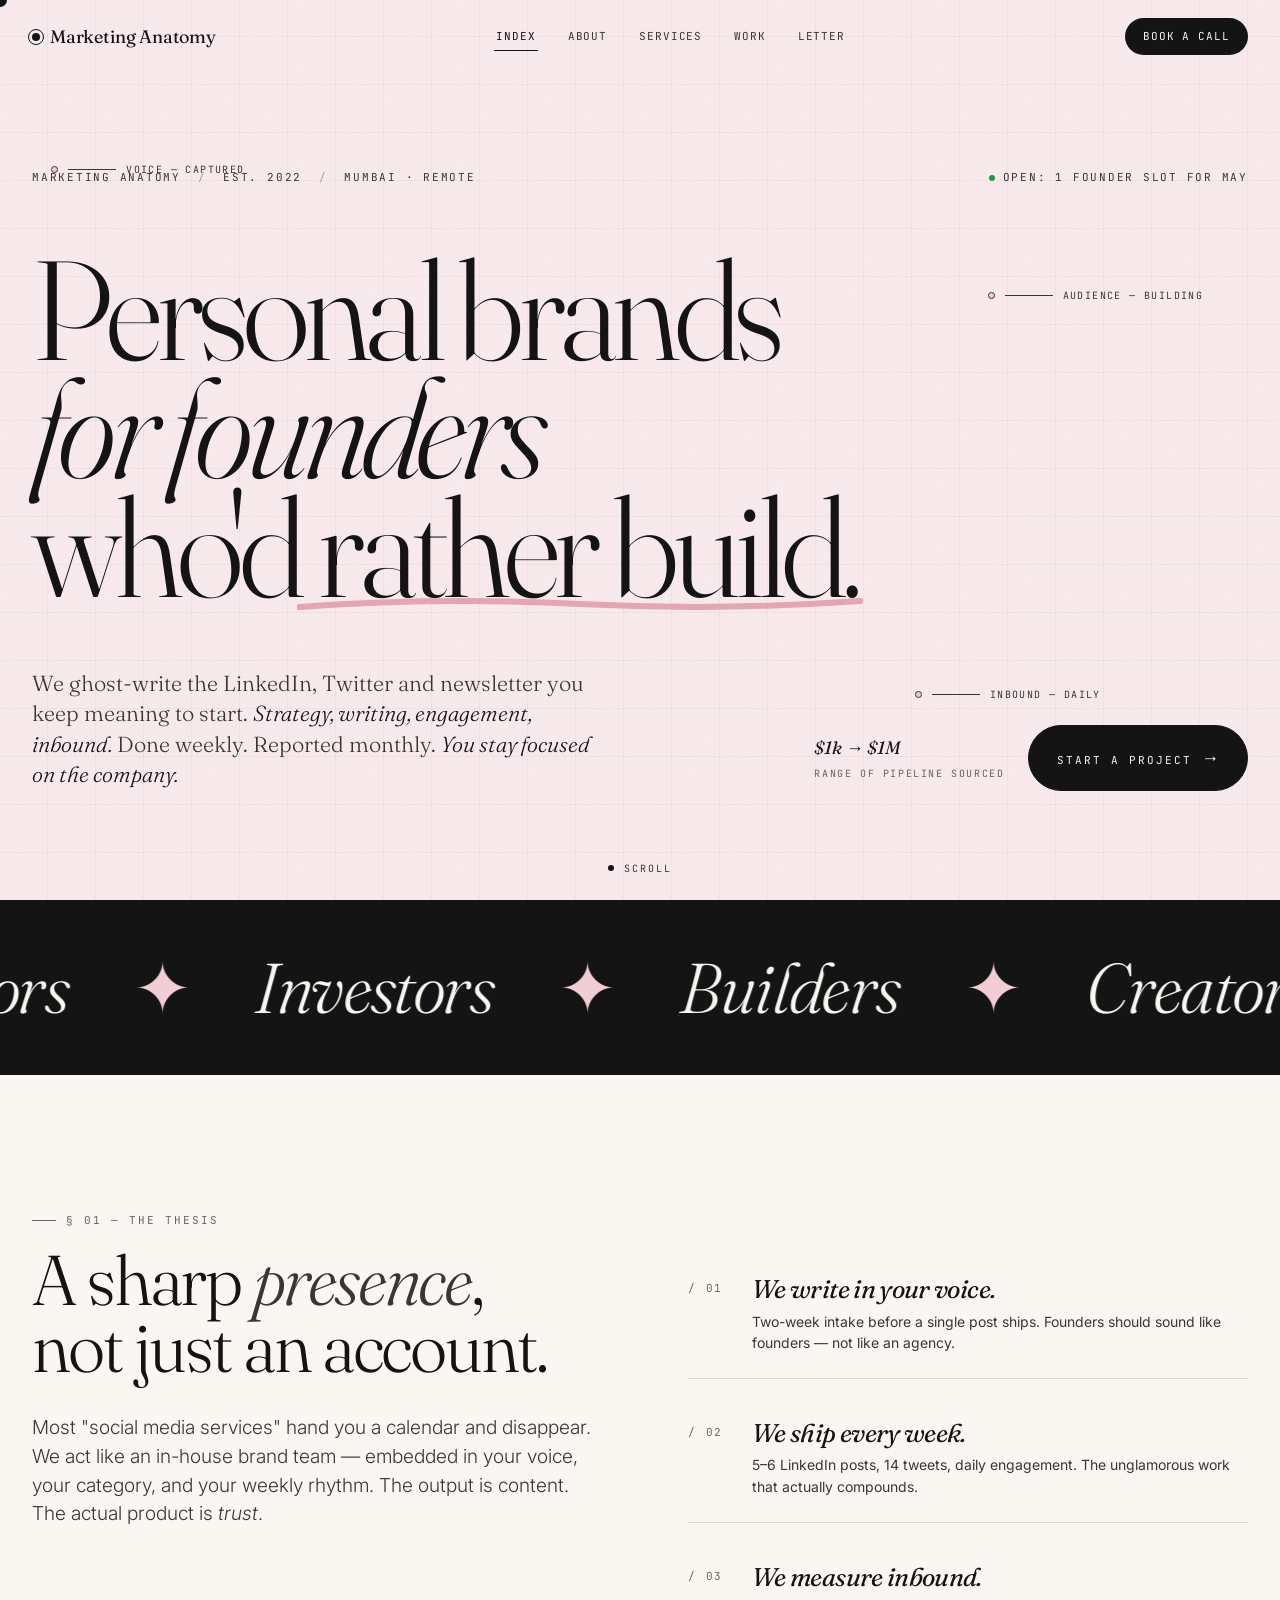
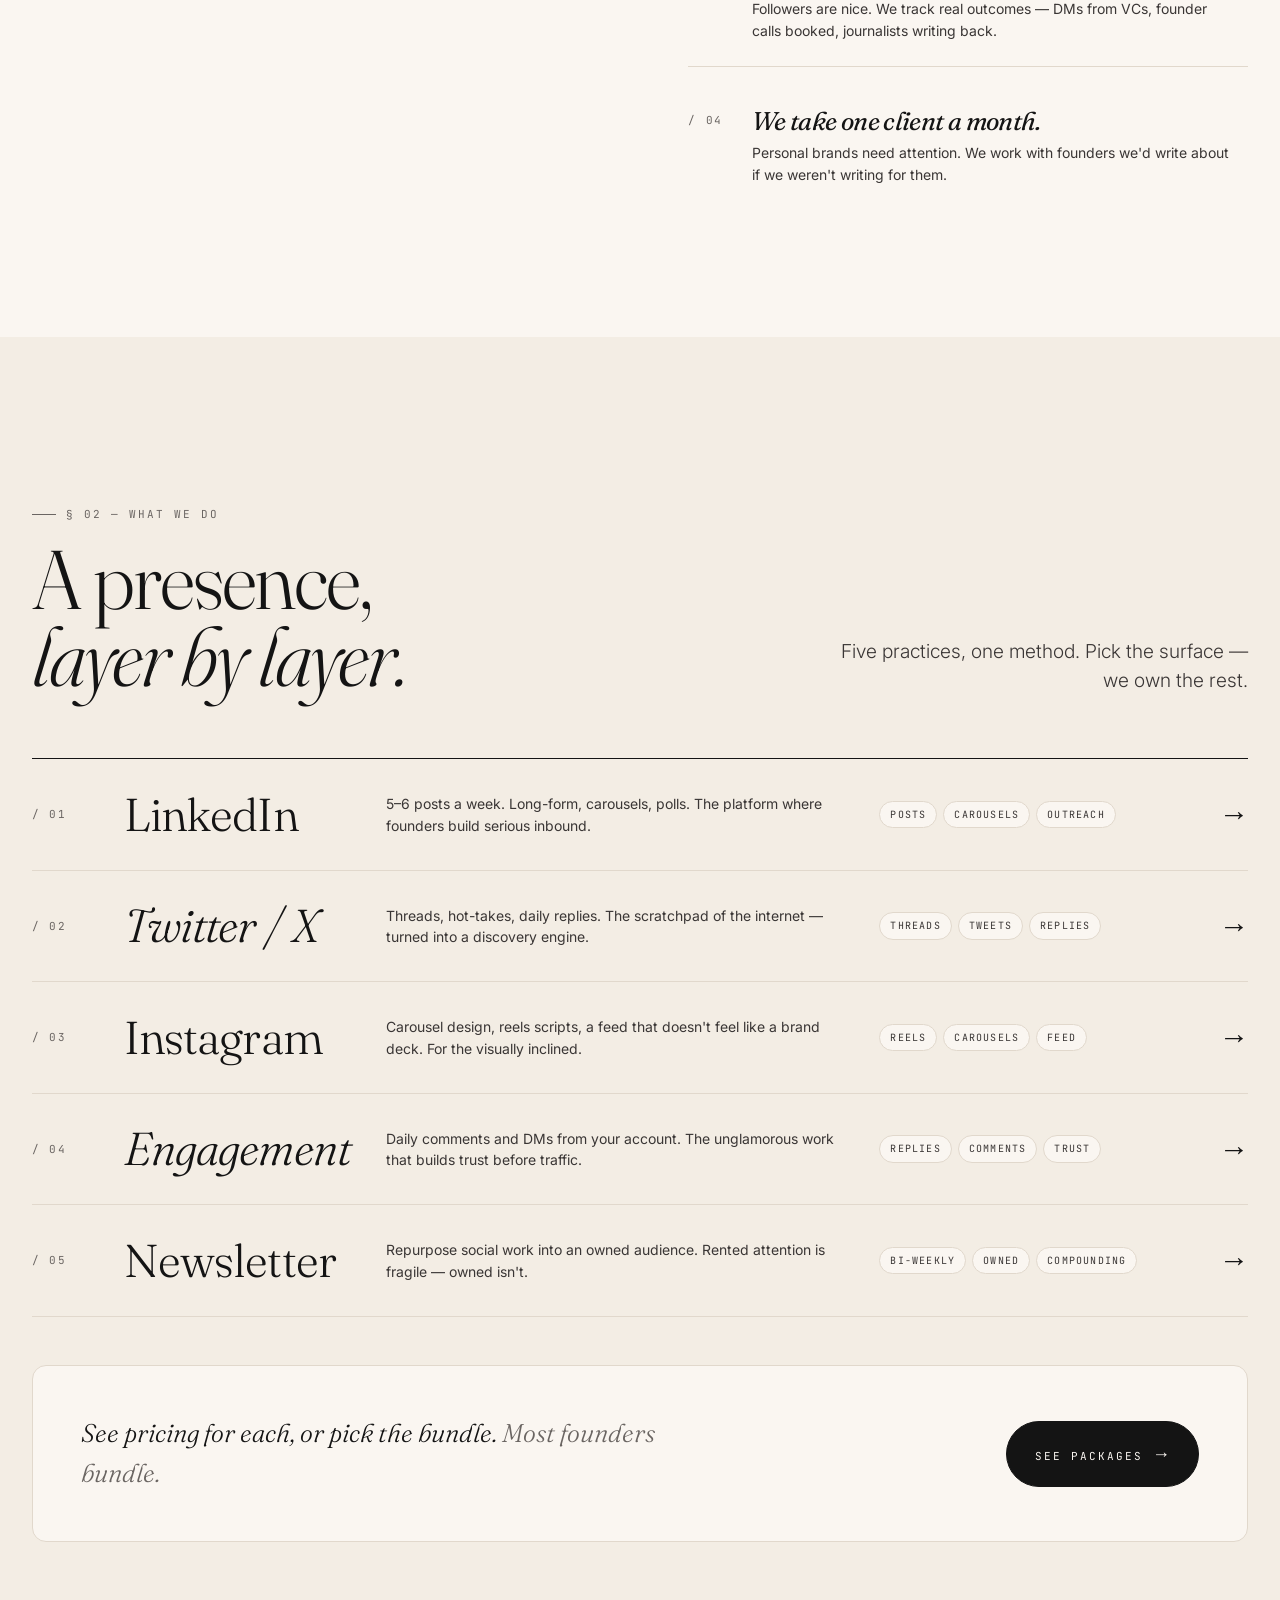
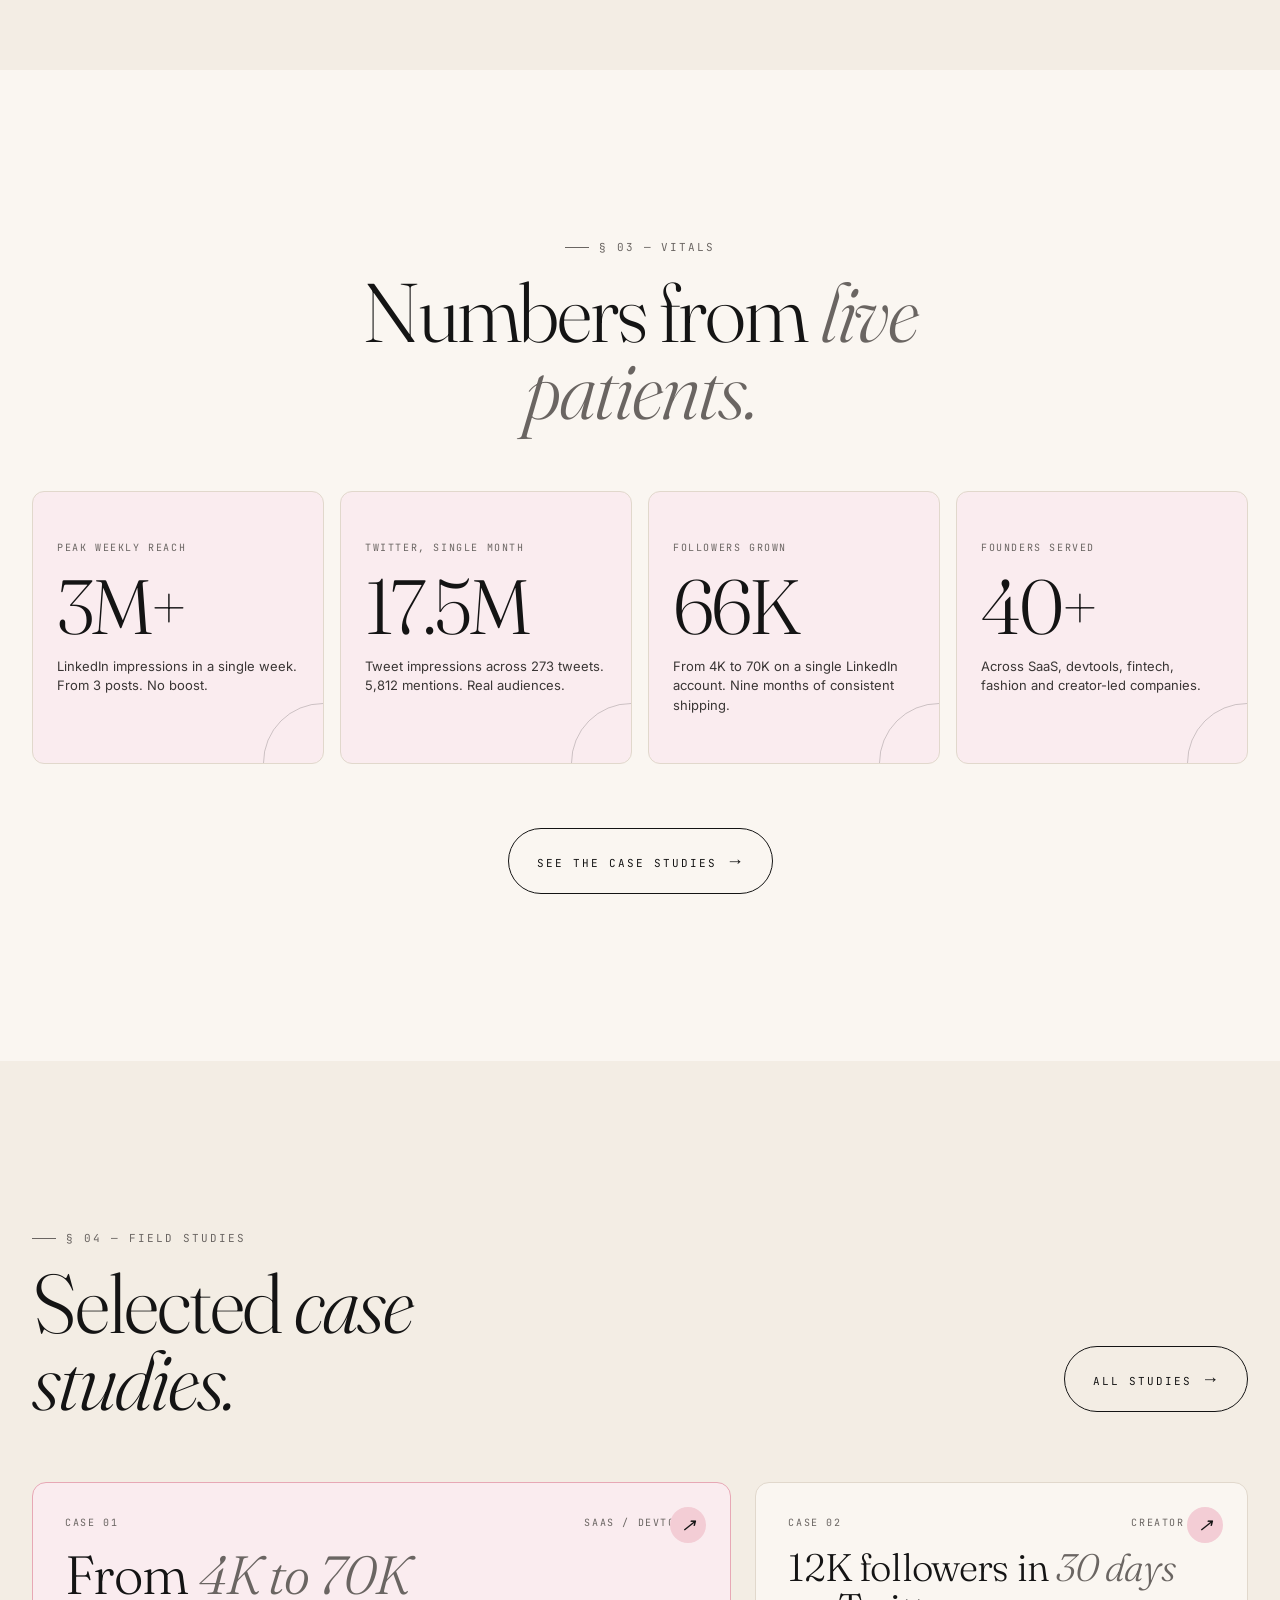
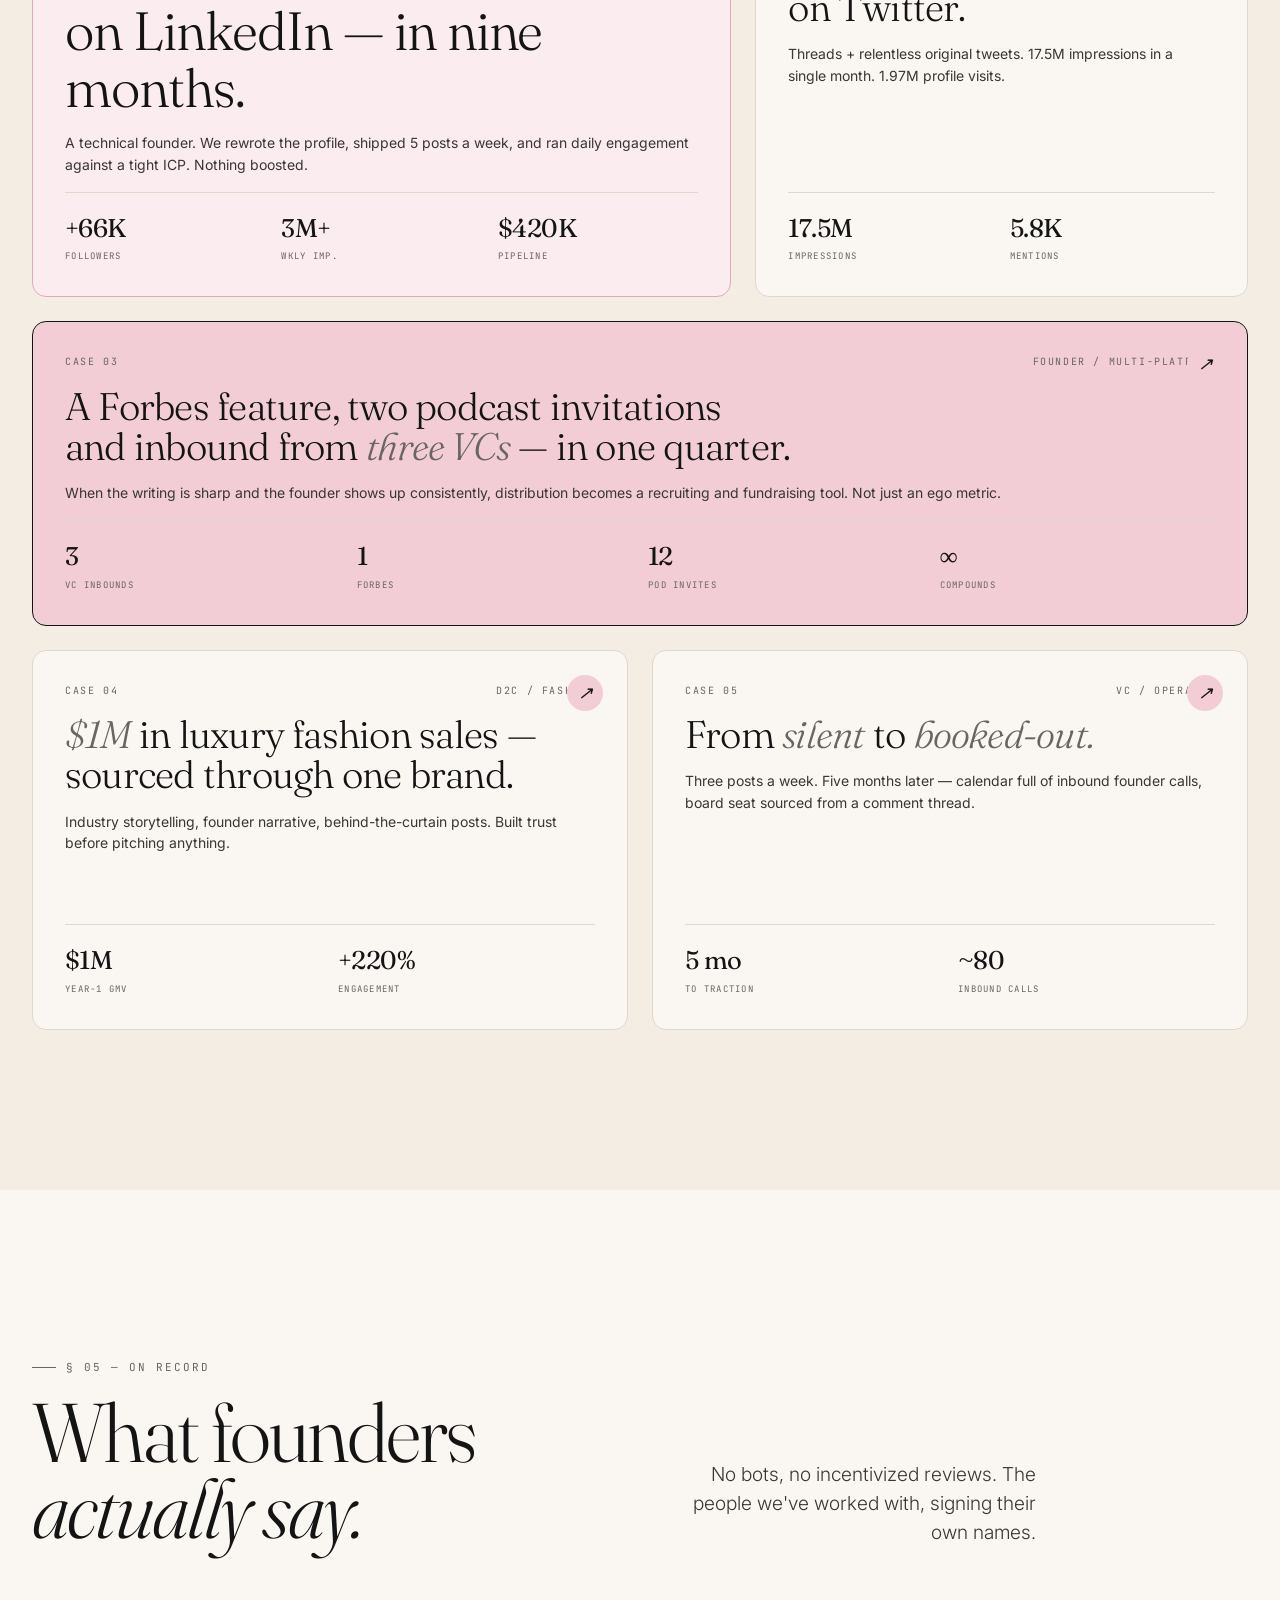
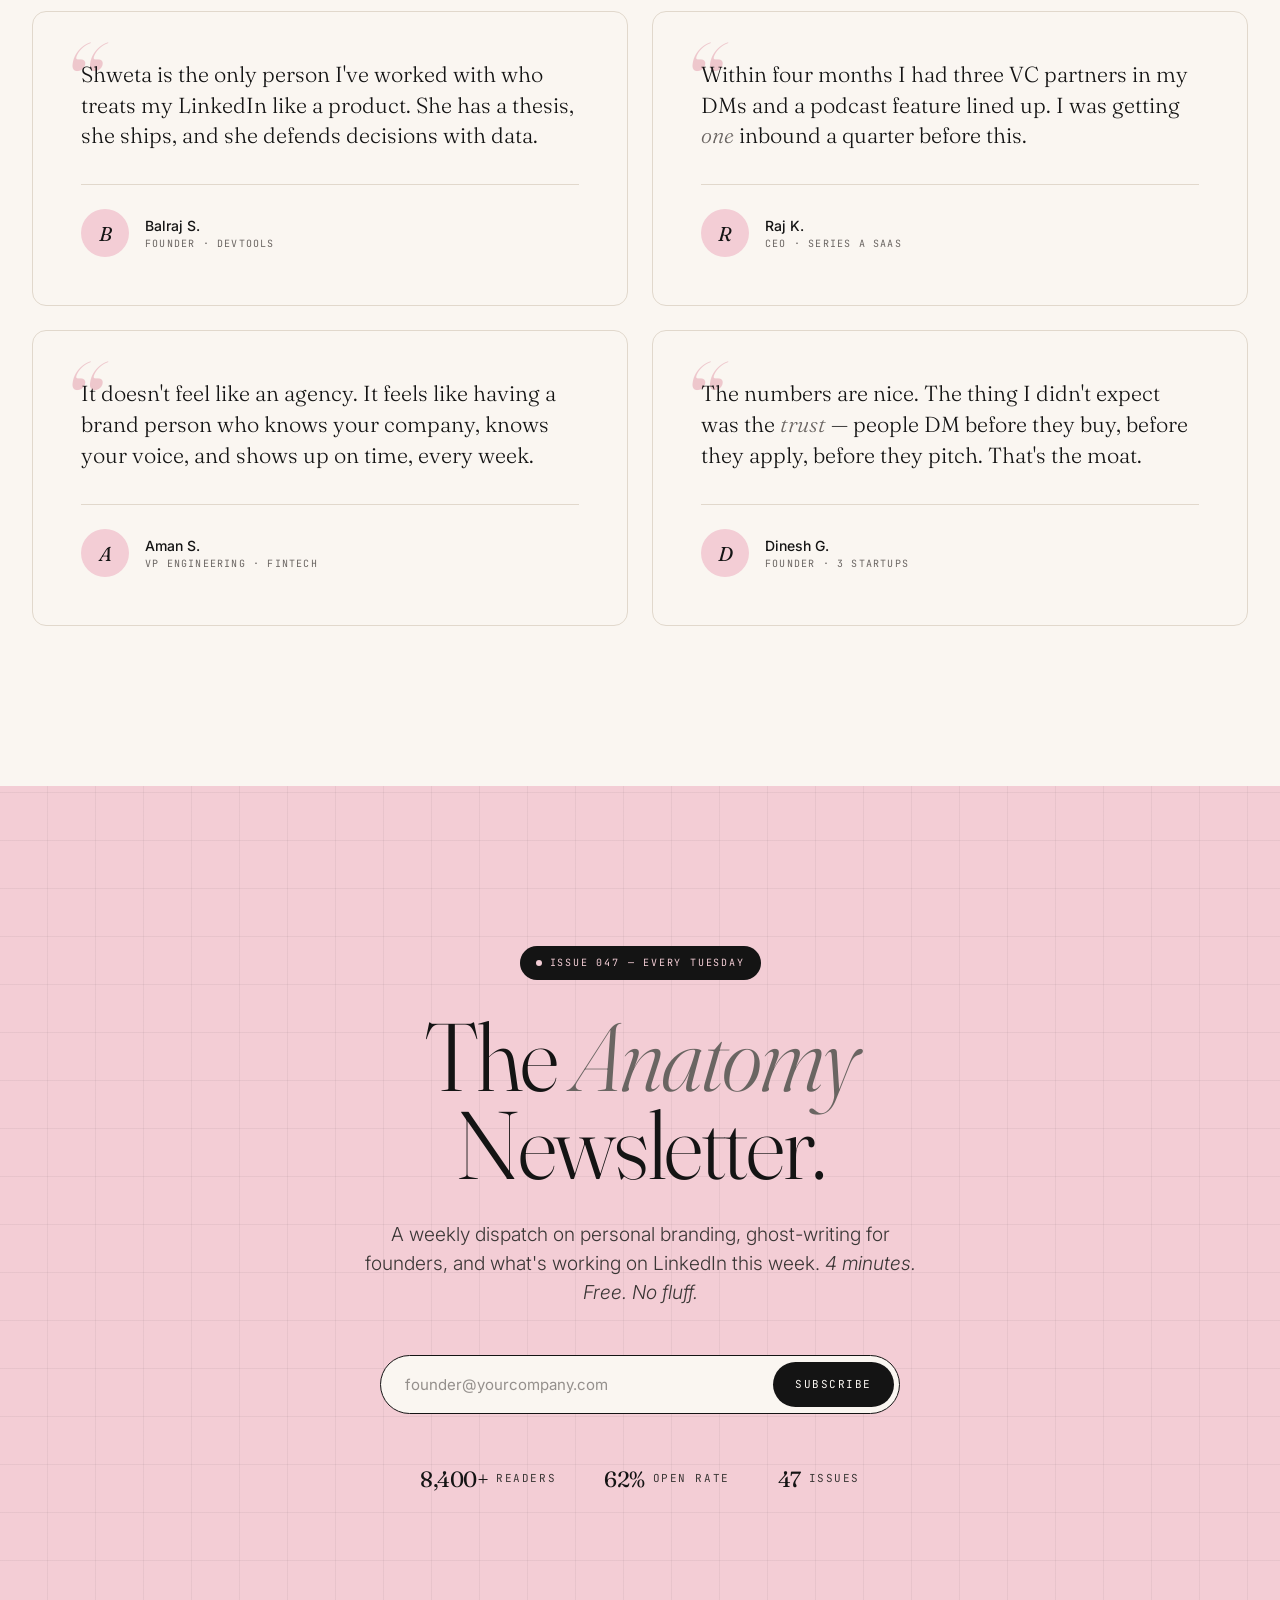
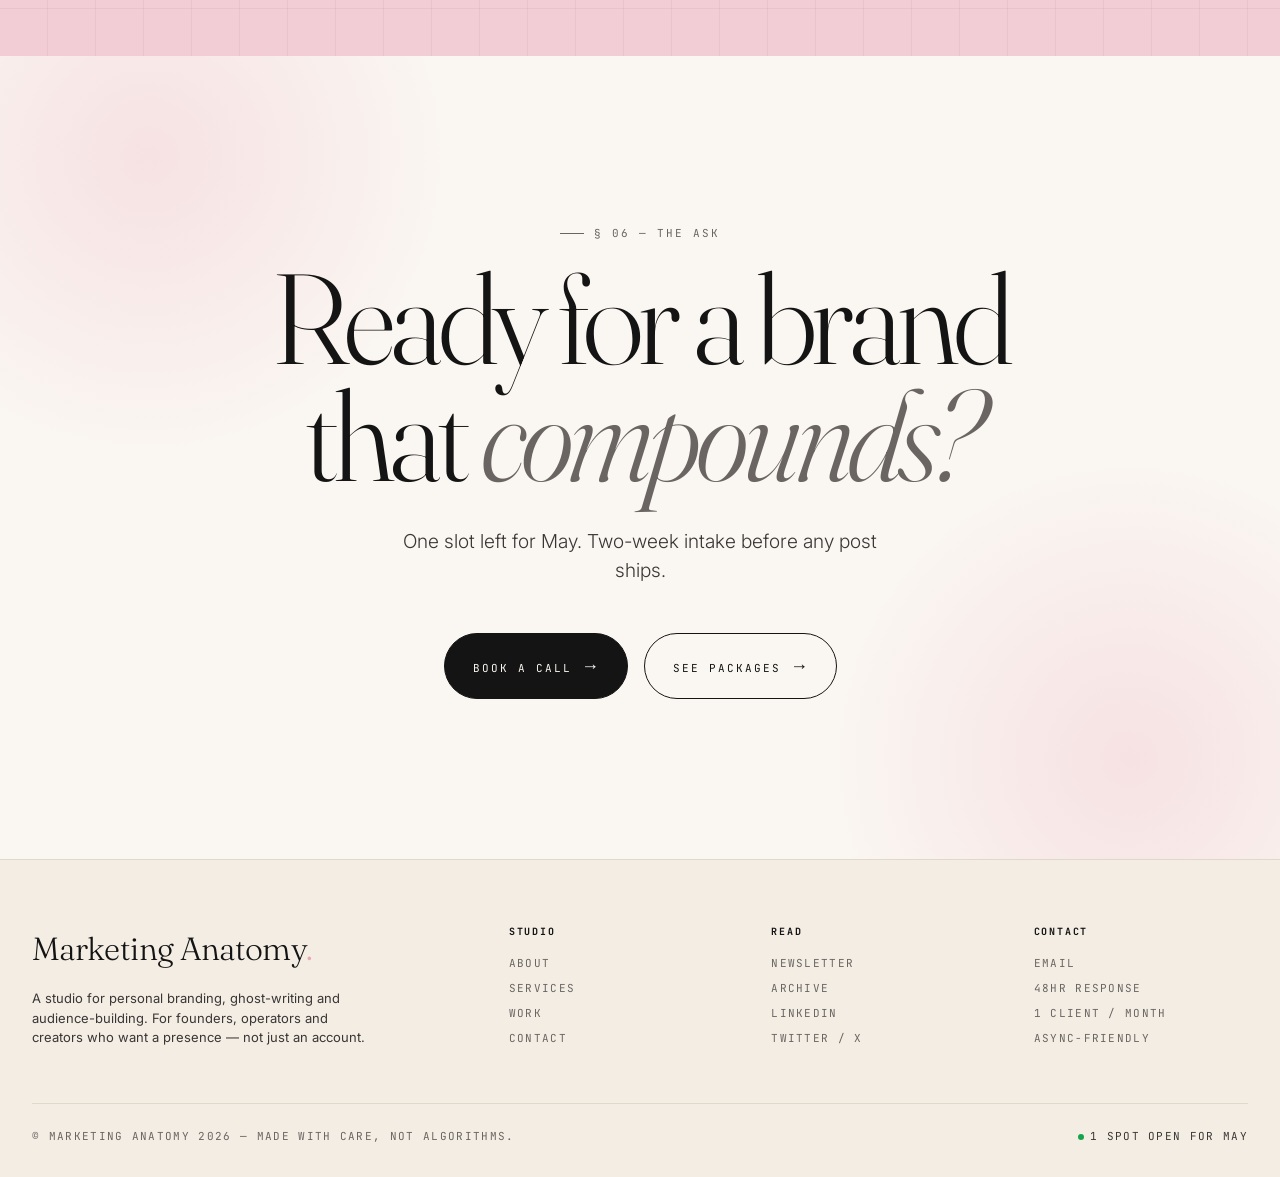
<file: man_dump/v3.html>
<!doctype html>
<html lang="en">
<head>
<meta charset="utf-8" />
<meta name="viewport" content="width=device-width, initial-scale=1" />
<title>Marketing Anatomy — Personal branding for founders who'd rather build.</title>
<meta name="description" content="A studio that ghost-writes the LinkedIn, Twitter and newsletter of founders, operators and creators. Built by Shweta Kukreja." />


<link rel="preconnect" href="https://fonts.googleapis.com">
<link rel="preconnect" href="https://fonts.gstatic.com" crossorigin>
<link href="https://fonts.googleapis.com/css2?family=Fraunces:ital,opsz,wght@0,9..144,300;0,9..144,400;0,9..144,500;1,9..144,300;1,9..144,400&family=Inter:wght@300;400;500&family=JetBrains+Mono:wght@400;500&display=swap" rel="stylesheet">


<style>
/* ─────────────────────────────────
   tokens — light only
   ───────────────────────────────── */
:root{
  --pink:        #f3cdd5;       /* signature */
  --pink-soft:   #faecef;       /* warm canvas */
  --pink-deep:   #e7a8b5;       /* hover / accent */
  --cream:       #faf6f1;       /* page bg */
  --cream-2:     #f3ede4;       /* section alt */
  --cream-3:     #ece4d7;       /* divider tint */
  --ink:         #141414;       /* primary text */
  --ink-2:       #3a3635;       /* secondary text */
  --ink-3:       #6a6562;       /* tertiary */
  --rule:        #e1d8cc;       /* hairlines */
  --serif: "Fraunces", "Times New Roman", serif;
  --sans:  "Inter", system-ui, sans-serif;
  --mono:  "JetBrains Mono", ui-monospace, monospace;


  /* 8pt spacing scale */
  --s1:8px; --s2:16px; --s3:24px; --s4:32px; --s5:48px; --s6:64px; --s7:96px; --s8:128px; --s9:160px;
}


/* ─────────────────────────────────
   reset
   ───────────────────────────────── */
*,*::before,*::after{box-sizing:border-box;margin:0;padding:0}
html{scroll-behavior:smooth}
body{
  background:var(--cream);
  color:var(--ink);
  font-family:var(--sans);
  font-size:16px;
  line-height:1.55;
  -webkit-font-smoothing:antialiased;
  overflow-x:hidden;
  cursor:none;
}
img{max-width:100%;display:block}
a{color:inherit;text-decoration:none}
button{font:inherit;background:none;border:none;color:inherit;cursor:none}
::selection{background:var(--pink);color:var(--ink)}


/* film grain */
body::before{
  content:"";
  position:fixed;inset:0;
  pointer-events:none;
  z-index:9998;
  background-image:url("data:image/svg+xml;utf8,<svg xmlns='http://www.w3.org/2000/svg' width='160' height='160'><filter id='n'><feTurbulence type='fractalNoise' baseFrequency='0.85' numOctaves='2' stitchTiles='stitch'/><feColorMatrix values='0 0 0 0 0 0 0 0 0 0 0 0 0 0 0 0 0 0 0.05 0'/></filter><rect width='100%25' height='100%25' filter='url(%23n)'/></svg>");
  opacity:.5;
  mix-blend-mode:multiply;
}


/* custom cursor */
.cursor{
  position:fixed;top:0;left:0;
  width:14px;height:14px;
  border-radius:50%;
  background:var(--ink);
  pointer-events:none;
  z-index:9999;
  transform:translate(-50%,-50%);
  transition:width .25s, height .25s, background .25s, opacity .25s;
  mix-blend-mode:multiply;
}
.cursor.hover{width:64px;height:64px;background:var(--pink-deep);mix-blend-mode:multiply}
.cursor.text-h{width:6px;height:32px;border-radius:2px;background:var(--ink)}
.cursor-trail{
  position:fixed;top:0;left:0;
  width:5px;height:5px;border-radius:50%;
  background:var(--ink);
  pointer-events:none;z-index:9999;
  transform:translate(-50%,-50%);
  opacity:.3;
}
@media (max-width:768px){
  body{cursor:auto}
  button,a,input,textarea,select{cursor:pointer}
  .cursor,.cursor-trail{display:none}
}


/* ─────────────────────────────────
   nav
   ───────────────────────────────── */
.nav{
  position:fixed;top:0;left:0;right:0;
  z-index:100;
  padding:18px 32px;
  display:flex;align-items:center;justify-content:space-between;
  transition:background .3s, backdrop-filter .3s, padding .3s;
}
.nav.scrolled{
  background:rgba(250,246,241,.85);
  backdrop-filter:blur(12px);
  -webkit-backdrop-filter:blur(12px);
  padding:12px 32px;
  border-bottom:1px solid var(--rule);
}
.nav .brand{
  font-family:var(--serif);
  font-weight:400;
  font-size:18px;
  letter-spacing:-.01em;
  display:flex;align-items:center;gap:10px;
}
.nav .brand .pulse{
  width:8px;height:8px;border-radius:50%;
  background:var(--ink);
  position:relative;
}
.nav .brand .pulse::after{
  content:"";position:absolute;inset:-4px;border-radius:50%;
  border:1px solid var(--ink);
  animation:ring 2s ease-out infinite;
}
@keyframes ring{
  0%{transform:scale(.8);opacity:.8}
  100%{transform:scale(1.8);opacity:0}
}
.nav-links{
  display:flex;gap:28px;
  font-family:var(--mono);
  font-size:11px;letter-spacing:.08em;text-transform:uppercase;
}
.nav-links a{position:relative;padding:6px 2px;color:var(--ink-2);transition:color .2s}
.nav-links a:hover{color:var(--ink)}
.nav-links a.active{color:var(--ink)}
.nav-links a.active::after{
  content:"";position:absolute;left:0;right:0;bottom:0;
  height:1px;background:var(--ink);
}
.nav-cta{
  font-family:var(--mono);
  font-size:11px;letter-spacing:.08em;text-transform:uppercase;
  background:var(--ink);color:var(--cream);
  padding:10px 18px;border-radius:99px;
  display:inline-flex;align-items:center;gap:8px;
  transition:transform .2s, background .2s;
  position:relative;overflow:hidden;
}
.nav-cta:hover{background:var(--pink-deep);color:var(--ink);transform:translateY(-1px)}
.nav-cta .live{
  width:6px;height:6px;border-radius:50%;
  background:var(--pink);animation:pulse 1.6s infinite;
}
.nav-cta:hover .live{background:var(--ink)}
@keyframes pulse{
  0%,100%{opacity:1;transform:scale(1)}
  50%{opacity:.4;transform:scale(1.4)}
}


@media (max-width:860px){
  .nav-links{display:none}
  .nav{padding:14px 18px}
  .nav.scrolled{padding:10px 18px}
}


/* ─────────────────────────────────
   typography
   ───────────────────────────────── */
h1,h2,h3,h4{
  font-family:var(--serif);
  font-weight:400;
  letter-spacing:-.025em;
  line-height:.96;
}
h1{font-size:clamp(56px,9vw,160px);font-weight:300}
h2{font-size:clamp(40px,6.5vw,108px);line-height:.92;font-weight:300}
h3{font-size:clamp(28px,3.5vw,52px);line-height:1.05}
h4{font-size:clamp(20px,2vw,28px);line-height:1.15}
.italic{font-style:italic}
p.lead{
  font-size:clamp(17px,1.5vw,21px);
  line-height:1.5;
  color:var(--ink-2);
  font-weight:300;
}


.eyebrow{
  font-family:var(--mono);
  font-size:11px;letter-spacing:.18em;text-transform:uppercase;
  color:var(--ink-3);
  display:inline-flex;align-items:center;gap:10px;
}
.eyebrow::before{
  content:"";width:24px;height:1px;background:var(--ink-3);
}


/* ─────────────────────────────────
   layout
   ───────────────────────────────── */
.section{padding:var(--s8) var(--s4);position:relative}
.wrap{max-width:1280px;margin:0 auto}


.page{display:none}
.page.active{display:block;animation:pageIn .7s cubic-bezier(.2,.8,.2,1)}
@keyframes pageIn{
  from{opacity:0;transform:translateY(16px)}
  to{opacity:1;transform:translateY(0)}
}


.reveal{
  opacity:0;
  transform:translateY(32px);
  transition:opacity .9s cubic-bezier(.2,.8,.2,1), transform .9s cubic-bezier(.2,.8,.2,1);
}
.reveal.in{opacity:1;transform:none}
.reveal.d1{transition-delay:.08s}
.reveal.d2{transition-delay:.16s}
.reveal.d3{transition-delay:.24s}
.reveal.d4{transition-delay:.32s}


/* ─────────────────────────────────
   buttons (uniform)
   ───────────────────────────────── */
.btn{
  display:inline-flex;align-items:center;gap:12px;
  padding:18px 28px;
  border-radius:99px;
  font-family:var(--mono);
  font-size:11px;letter-spacing:.18em;text-transform:uppercase;
  background:var(--ink);color:var(--cream);
  border:1px solid var(--ink);
  transition:all .35s cubic-bezier(.2,.8,.2,1);
  position:relative;overflow:hidden;white-space:nowrap;
}
.btn .arrow{
  font-family:var(--serif);font-style:italic;font-size:18px;
  transition:transform .3s;letter-spacing:0;
}
.btn:hover{background:var(--pink-deep);color:var(--ink);border-color:var(--pink-deep);transform:translateY(-2px)}
.btn:hover .arrow{transform:translateX(4px)}
.btn.ghost{background:transparent;color:var(--ink)}
.btn.ghost:hover{background:var(--ink);color:var(--cream);border-color:var(--ink)}
.btn.pink{background:var(--pink);color:var(--ink);border-color:var(--pink)}
.btn.pink:hover{background:var(--ink);color:var(--cream);border-color:var(--ink)}


/* magnetic wrapper */
.magnetic{display:inline-block;will-change:transform}


/* ═══════════════════════════════════
   HERO
   ═══════════════════════════════════ */
.hero{
  min-height:100vh;
  background:var(--pink-soft);
  position:relative;
  padding:140px 32px 80px;
  overflow:hidden;
  display:flex;flex-direction:column;justify-content:center;
}
.hero-bg{
  position:absolute;inset:0;pointer-events:none;
  background-image:
    repeating-linear-gradient(0deg,transparent 0,transparent 47px,rgba(20,20,20,.04) 47px,rgba(20,20,20,.04) 48px),
    repeating-linear-gradient(90deg,transparent 0,transparent 47px,rgba(20,20,20,.04) 47px,rgba(20,20,20,.04) 48px);
}


.hero-wrap{
  position:relative;z-index:2;
  max-width:1280px;margin:0 auto;width:100%;
}


.hero-meta-top{
  display:flex;justify-content:space-between;
  margin-bottom:var(--s6);
  font-family:var(--mono);
  font-size:11px;letter-spacing:.16em;text-transform:uppercase;
  color:var(--ink-2);
  flex-wrap:wrap;gap:var(--s2);
}
.hero-meta-top .live{
  display:inline-flex;align-items:center;gap:8px;
}
.hero-meta-top .live .d{
  width:6px;height:6px;border-radius:50%;background:#16a34a;animation:pulse 1.6s infinite;
}


.hero h1{
  font-size:clamp(64px,11vw,200px);
  line-height:.84;
  letter-spacing:-.04em;
  color:var(--ink);
  font-weight:300;
}
.hero h1 .it{font-style:italic}
.hero h1 .underline{
  position:relative;display:inline-block;
}
.hero h1 .underline svg{
  position:absolute;
  bottom:-8px;left:-4%;width:108%;height:18px;
  pointer-events:none;
}
.hero h1 .underline svg path{
  fill:none;stroke:var(--pink-deep);stroke-width:6;stroke-linecap:round;
  stroke-dasharray:600;stroke-dashoffset:600;
  animation:draw 1.6s .9s cubic-bezier(.2,.8,.2,1) forwards;
}
@keyframes draw{to{stroke-dashoffset:0}}


.hero-bottom{
  display:grid;
  grid-template-columns:1.3fr 1fr;
  gap:var(--s6);
  align-items:end;
  margin-top:var(--s6);
}
.hero-bottom .sub{
  font-family:var(--serif);
  font-size:clamp(18px,1.7vw,24px);
  line-height:1.4;
  font-weight:300;
  color:var(--ink-2);
  max-width:560px;
}
.hero-bottom .sub em{font-style:italic;color:var(--ink)}


.hero-cta-row{
  display:flex;align-items:center;gap:var(--s3);
  flex-wrap:wrap;justify-self:end;
}
.hero-trust{
  font-family:var(--mono);
  font-size:10px;letter-spacing:.16em;text-transform:uppercase;color:var(--ink-3);
  display:flex;flex-direction:column;gap:4px;
}
.hero-trust .nm{
  font-family:var(--serif);font-size:18px;letter-spacing:-.01em;color:var(--ink);text-transform:none;font-style:italic;
}


@media (max-width:900px){
  .hero-bottom{grid-template-columns:1fr;gap:var(--s4)}
  .hero-cta-row{justify-self:start}
}


/* anatomical callouts */
.callout{
  position:absolute;
  font-family:var(--mono);
  font-size:10px;letter-spacing:.14em;text-transform:uppercase;
  color:var(--ink-2);
  display:flex;align-items:center;gap:10px;
  pointer-events:none;
  opacity:0;
  animation:fadeIn 1s 1.4s forwards;
}
@keyframes fadeIn{to{opacity:1}}
.callout .ln{display:inline-block;width:48px;height:1px;background:var(--ink-2)}
.callout .dt{width:7px;height:7px;border-radius:50%;border:1px solid var(--ink-2);background:var(--pink)}


.callout-1{top:18%;left:4%}
.callout-2{top:32%;right:6%;flex-direction:row-reverse;text-align:right}
.callout-3{bottom:22%;right:14%}


@media (max-width:1100px){.callout{display:none}}


/* scroll cue */
.scroll-cue{
  position:absolute;bottom:24px;left:50%;
  transform:translateX(-50%);
  font-family:var(--mono);
  font-size:10px;letter-spacing:.2em;text-transform:uppercase;color:var(--ink-2);
  display:flex;align-items:center;gap:10px;
}
.scroll-cue .dot{
  width:6px;height:6px;border-radius:50%;background:var(--ink);animation:bob 1.5s ease-in-out infinite;
}
@keyframes bob{
  0%,100%{transform:translateY(0);opacity:1}
  50%{transform:translateY(6px);opacity:.4}
}


/* ═══════════════════════════════════
   marquee — scroll velocity reactive
   ═══════════════════════════════════ */
.marquee-wrap{
  background:var(--ink);
  color:var(--cream);
  padding:32px 0;
  overflow:hidden;
  position:relative;
  border-top:1px solid var(--ink);
  border-bottom:1px solid var(--ink);
}
.marquee{
  display:flex;gap:64px;
  white-space:nowrap;
  font-family:var(--serif);
  font-size:clamp(36px,5.5vw,76px);
  font-style:italic;
  font-weight:300;
  letter-spacing:-.02em;
  will-change:transform;
}
.marquee span{display:inline-flex;align-items:center;gap:64px}
.marquee .star{
  color:var(--pink);
  display:inline-block;
  font-style:normal;
}
.marquee .star.spin{animation:spin 8s linear infinite}
@keyframes spin{to{transform:rotate(360deg)}}


/* ═══════════════════════════════════
   value prop strip — first ask
   ═══════════════════════════════════ */
.promise{padding:var(--s8) var(--s4);background:var(--cream)}
.promise .wrap{
  display:grid;grid-template-columns:1fr 1fr;
  gap:var(--s7);
  align-items:start;
}
.promise .lhs h2{
  font-size:clamp(40px,5.5vw,84px);
  line-height:.95;
  letter-spacing:-.03em;
}
.promise .lhs h2 em{font-style:italic;color:var(--ink-2)}
.promise .lhs .pad{margin-top:var(--s4)}
.promise .rhs{
  display:flex;flex-direction:column;gap:var(--s2);
  padding-top:var(--s5);
}
.promise .rhs .bullet{
  display:grid;
  grid-template-columns:48px 1fr;
  gap:var(--s2);
  padding:var(--s3) 0;
  border-bottom:1px solid var(--rule);
  align-items:start;
}
.promise .rhs .bullet:last-child{border-bottom:none}
.promise .rhs .bullet .num{
  font-family:var(--mono);
  font-size:11px;letter-spacing:.16em;
  color:var(--ink-3);
  padding-top:5px;
}
.promise .rhs .bullet h4{
  font-family:var(--serif);font-style:italic;
  font-size:clamp(20px,2vw,26px);
  margin-bottom:6px;
}
.promise .rhs .bullet p{font-size:14px;color:var(--ink-2);line-height:1.55;max-width:480px}


@media (max-width:900px){
  .promise .wrap{grid-template-columns:1fr;gap:var(--s4)}
  .promise .rhs{padding-top:0}
}


/* ═══════════════════════════════════
   services preview (anatomy list)
   ═══════════════════════════════════ */
.anatomy{padding:var(--s9) var(--s4) var(--s8);background:var(--cream-2)}
.anatomy-head{
  display:grid;grid-template-columns:1.2fr 1fr;
  gap:var(--s5);align-items:end;
  margin-bottom:var(--s6);
}
.anatomy-head .right{justify-self:end;max-width:420px;text-align:right}
@media (max-width:900px){
  .anatomy-head{grid-template-columns:1fr}
  .anatomy-head .right{justify-self:start;text-align:left}
}


.svc-list{border-top:1px solid var(--ink)}
.svc-row{
  display:grid;
  grid-template-columns:60px 1fr 2fr 1.2fr 60px;
  gap:var(--s4);
  align-items:center;
  padding:32px 0;
  border-bottom:1px solid var(--rule);
  position:relative;
  transition:padding .5s cubic-bezier(.2,.8,.2,1), background .4s;
  cursor:none;
}
.svc-row:hover{padding:44px 16px;background:var(--pink-soft)}
.svc-row:hover .svc-img{opacity:1;transform:translate(0,-50%) rotate(-2deg) scale(1)}
.svc-row .num{
  font-family:var(--mono);
  font-size:11px;letter-spacing:.14em;color:var(--ink-3);
}
.svc-row .name{
  font-family:var(--serif);
  font-size:clamp(28px,3.6vw,52px);
  font-weight:300;
  letter-spacing:-.02em;
  line-height:1;
  transition:font-style .3s, color .3s;
}
.svc-row:hover .name{font-style:italic}
.svc-row .desc{
  font-size:14px;color:var(--ink-2);line-height:1.55;
}
.svc-row .tags{
  font-family:var(--mono);font-size:10px;letter-spacing:.12em;text-transform:uppercase;
  color:var(--ink-2);
  display:flex;flex-wrap:wrap;gap:6px;
}
.svc-row .tags span{
  border:1px solid var(--rule);background:var(--cream);
  border-radius:99px;padding:5px 10px;
}
.svc-row:hover .tags span{border-color:var(--ink);background:var(--pink)}
.svc-row .arrow{
  font-family:var(--serif);font-size:30px;text-align:right;font-style:italic;
  transition:transform .3s;color:var(--ink);
}
.svc-row:hover .arrow{transform:translateX(10px)}


.svc-img{
  position:absolute;
  right:6%;top:50%;
  width:200px;height:130px;
  background:var(--pink);
  border-radius:8px;
  opacity:0;
  transform:translate(20px,-50%) rotate(0) scale(.92);
  transition:all .5s cubic-bezier(.2,.8,.2,1);
  pointer-events:none;
  display:flex;align-items:center;justify-content:center;
  font-family:var(--serif);font-style:italic;font-size:18px;color:var(--ink);
  box-shadow:0 30px 50px -25px rgba(0,0,0,.18);
  text-align:center;padding:14px;
}


@media (max-width:1024px){
  .svc-row{grid-template-columns:50px 1fr 50px}
  .svc-row .desc,.svc-row .tags{display:none}
  .svc-img{display:none}
}


/* anatomy-CTA — the conversion hook after services */
.anatomy-cta{
  margin-top:var(--s5);
  padding:var(--s5);
  background:var(--cream);
  border:1px solid var(--rule);
  border-radius:14px;
  display:flex;align-items:center;justify-content:space-between;gap:var(--s4);
  flex-wrap:wrap;
}
.anatomy-cta .copy{font-family:var(--serif);font-size:clamp(20px,2vw,28px);font-style:italic;font-weight:300;max-width:600px}
.anatomy-cta .copy em{color:var(--ink-3)}


/* ═══════════════════════════════════
   vitals — animated counters
   ═══════════════════════════════════ */
.vitals{padding:var(--s9) var(--s4);background:var(--cream)}
.vitals .head{
  text-align:center;max-width:780px;margin:0 auto var(--s6);
}
.vitals h2 em{font-style:italic;color:var(--ink-3)}


.vitals-grid{
  max-width:1280px;margin:0 auto;
  display:grid;grid-template-columns:repeat(4,1fr);
  gap:var(--s2);
}
.vital{
  background:var(--pink-soft);
  border:1px solid var(--rule);
  padding:var(--s5) var(--s3);
  border-radius:12px;
  display:flex;flex-direction:column;gap:var(--s2);
  position:relative;
  overflow:hidden;
  transition:all .4s cubic-bezier(.2,.8,.2,1);
}
.vital:hover{transform:translateY(-4px);background:var(--pink);border-color:var(--ink)}
.vital .label{
  font-family:var(--mono);font-size:10px;letter-spacing:.16em;text-transform:uppercase;
  color:var(--ink-3);
}
.vital .num{
  font-family:var(--serif);
  font-size:clamp(48px,6vw,92px);
  font-weight:300;
  letter-spacing:-.04em;
  line-height:.9;
  color:var(--ink);
}
.vital .num .sm{font-size:.4em;vertical-align:super;font-style:italic;color:var(--ink-3);margin-left:2px}
.vital .desc{font-size:13px;color:var(--ink-2);line-height:1.5}
.vital .ring{
  position:absolute;
  width:120px;height:120px;border-radius:50%;
  border:1px solid var(--ink);
  bottom:-60px;right:-60px;
  opacity:.2;
  transition:transform .6s, opacity .4s;
}
.vital:hover .ring{transform:scale(1.4);opacity:.4}


@media (max-width:900px){.vitals-grid{grid-template-columns:repeat(2,1fr)}}
@media (max-width:520px){.vitals-grid{grid-template-columns:1fr}}


/* ═══════════════════════════════════
   case studies (work preview)
   ═══════════════════════════════════ */
.cases-section{padding:var(--s9) var(--s4);background:var(--cream-2)}
.cases-head{
  display:grid;grid-template-columns:1fr 1fr;gap:var(--s4);align-items:end;
  margin-bottom:var(--s6);
}
@media (max-width:768px){.cases-head{grid-template-columns:1fr}}


.cases{
  display:grid;grid-template-columns:repeat(12,1fr);gap:var(--s3);
}
.case{
  position:relative;
  background:var(--cream);
  border:1px solid var(--rule);
  border-radius:14px;
  padding:var(--s4);
  display:flex;flex-direction:column;gap:var(--s2);
  min-height:380px;
  transition:all .45s cubic-bezier(.2,.8,.2,1);
  overflow:hidden;
  cursor:none;
}
.case:hover{transform:translateY(-6px);box-shadow:0 30px 50px -25px rgba(0,0,0,.15);border-color:var(--ink)}


.case .meta{
  display:flex;justify-content:space-between;
  font-family:var(--mono);font-size:10px;letter-spacing:.16em;text-transform:uppercase;
  color:var(--ink-3);
}
.case .name{
  font-family:var(--serif);
  font-size:clamp(28px,3vw,42px);
  font-weight:300;letter-spacing:-.02em;line-height:1.05;
}
.case .name em{font-style:italic;color:var(--ink-3);transition:color .3s}
.case:hover .name em{color:var(--ink)}
.case .desc{font-size:14px;color:var(--ink-2);line-height:1.55;flex:1}
.case .stats{
  display:flex;gap:var(--s2);
  padding-top:var(--s2);border-top:1px solid var(--rule);
}
.case .stats div{flex:1}
.case .stats .n{
  font-family:var(--serif);
  font-size:clamp(22px,2vw,32px);
  font-weight:400;letter-spacing:-.02em;color:var(--ink);
}
.case .stats .l{
  font-family:var(--mono);
  font-size:9px;letter-spacing:.14em;text-transform:uppercase;
  color:var(--ink-3);margin-top:2px;
}
.case .arr{
  position:absolute;top:24px;right:24px;
  width:36px;height:36px;border-radius:50%;
  background:var(--pink);
  display:grid;place-items:center;
  font-family:var(--serif);font-size:18px;font-style:italic;color:var(--ink);
  transition:transform .3s, background .3s;
}
.case:hover .arr{transform:rotate(-45deg) scale(1.1);background:var(--ink);color:var(--pink)}


.case.large{grid-column:span 7;background:var(--pink-soft);border-color:var(--pink-deep)}
.case.large .name{font-size:clamp(34px,4.2vw,56px)}
.case.med{grid-column:span 5}
.case.full{grid-column:span 12;background:var(--pink);border-color:var(--ink);min-height:240px}
.case.med-2{grid-column:span 6}


@media (max-width:1024px){
  .case.large,.case.med,.case.med-2{grid-column:span 12}
}


/* ═══════════════════════════════════
   testimonials — horizontal stack
   ═══════════════════════════════════ */
.tests{padding:var(--s9) var(--s4);background:var(--cream)}
.tests-head{margin-bottom:var(--s6);display:grid;grid-template-columns:1fr 1fr;gap:var(--s4);align-items:end}
@media (max-width:768px){.tests-head{grid-template-columns:1fr}}


.tests-grid{
  display:grid;grid-template-columns:repeat(2,1fr);gap:var(--s3);
  max-width:1280px;margin:0 auto;
}
.test{
  background:var(--cream);
  border:1px solid var(--rule);
  border-radius:14px;
  padding:var(--s5);
  position:relative;
  transition:all .35s;
}
.test:hover{background:var(--pink-soft);border-color:var(--pink-deep);transform:translateY(-3px)}
.test::before{
  content:"\201C";
  position:absolute;
  top:18px;left:24px;
  font-family:var(--serif);font-size:120px;font-style:italic;
  color:var(--pink-deep);line-height:1;z-index:0;opacity:.6;
}
.test .quote{
  font-family:var(--serif);
  font-size:clamp(20px,1.7vw,26px);
  line-height:1.42;font-weight:300;
  position:relative;z-index:1;margin-bottom:var(--s4);
}
.test .quote em{font-style:italic;color:var(--ink-3)}
.test .who{
  display:flex;align-items:center;gap:var(--s2);
  padding-top:var(--s3);border-top:1px solid var(--rule);
}
.test .who .av{
  width:48px;height:48px;border-radius:50%;
  background:var(--pink);
  display:grid;place-items:center;
  font-family:var(--serif);font-style:italic;font-size:20px;color:var(--ink);
}
.test .who .name{font-weight:500;font-size:14px}
.test .who .role{
  font-family:var(--mono);font-size:10px;letter-spacing:.12em;text-transform:uppercase;color:var(--ink-3);
}


@media (max-width:768px){.tests-grid{grid-template-columns:1fr}}


/* ═══════════════════════════════════
   newsletter section (light)
   ═══════════════════════════════════ */
.news{padding:var(--s9) var(--s4);background:var(--pink);position:relative;overflow:hidden}
.news::before{
  content:"";position:absolute;inset:0;
  background-image:
    repeating-linear-gradient(0deg,transparent 0,transparent 47px,rgba(20,20,20,.05) 47px,rgba(20,20,20,.05) 48px),
    repeating-linear-gradient(90deg,transparent 0,transparent 47px,rgba(20,20,20,.05) 47px,rgba(20,20,20,.05) 48px);
  pointer-events:none;
}
.news-wrap{max-width:980px;margin:0 auto;position:relative;text-align:center}
.news .badge{
  display:inline-flex;align-items:center;gap:8px;
  background:var(--ink);color:var(--pink);
  font-family:var(--mono);font-size:10px;letter-spacing:.18em;text-transform:uppercase;
  padding:9px 16px;border-radius:99px;
  margin-bottom:var(--s4);
}
.news .badge .live{
  width:6px;height:6px;border-radius:50%;background:var(--pink);animation:pulse 1.6s infinite;
}
.news h2{
  font-size:clamp(48px,7.5vw,116px);
  color:var(--ink);font-weight:300;
}
.news h2 em{font-style:italic;color:var(--ink-3)}
.news p.lead{margin:var(--s4) auto var(--s5);color:var(--ink-2);max-width:580px}


.news-form{
  display:flex;
  max-width:520px;margin:0 auto;
  background:var(--cream);
  border:1px solid var(--ink);
  border-radius:99px;
  padding:5px 5px 5px 24px;
  gap:8px;align-items:center;
  transition:transform .3s, box-shadow .3s;
}
.news-form:focus-within{transform:translateY(-2px);box-shadow:0 20px 40px -20px rgba(0,0,0,.25)}
.news-form input{
  flex:1;border:none;background:transparent;
  font-family:var(--sans);font-size:15px;color:var(--ink);
  outline:none;padding:14px 0;
}
.news-form input::placeholder{color:var(--ink-3);opacity:.7}
.news-form button{
  background:var(--ink);color:var(--cream);
  font-family:var(--mono);font-size:11px;letter-spacing:.14em;text-transform:uppercase;
  padding:14px 22px;border-radius:99px;
  transition:background .2s, transform .2s;
}
.news-form button:hover{background:var(--pink-deep);color:var(--ink);transform:scale(1.04)}


.news-stats{
  display:flex;justify-content:center;gap:var(--s5);
  margin-top:var(--s5);
  font-family:var(--mono);font-size:11px;letter-spacing:.14em;text-transform:uppercase;
  color:var(--ink-2);flex-wrap:wrap;
}
.news-stats div{display:flex;align-items:center;gap:8px}
.news-stats .n{
  font-family:var(--serif);font-size:22px;font-weight:400;letter-spacing:-.02em;color:var(--ink);text-transform:none;
}


/* ═══════════════════════════════════
   final CTA — light, big, magnetic
   ═══════════════════════════════════ */
.final-cta{
  padding:var(--s9) var(--s4);
  background:var(--cream);
  text-align:center;
  position:relative;
  overflow:hidden;
}
.final-cta .wrap{position:relative;z-index:2}
.final-cta h2{
  font-size:clamp(56px,10vw,180px);
  color:var(--ink);font-weight:300;letter-spacing:-.04em;
}
.final-cta h2 em{font-style:italic;color:var(--ink-3)}
.final-cta p.lead{margin:var(--s4) auto;max-width:520px}


.final-cta .blob{
  position:absolute;
  width:600px;height:600px;
  border-radius:50%;
  background:radial-gradient(circle,var(--pink) 0%,transparent 70%);
  opacity:.5;
  pointer-events:none;
}
.final-cta .blob.b1{top:-200px;left:-150px;animation:float 14s ease-in-out infinite}
.final-cta .blob.b2{bottom:-200px;right:-150px;animation:float 16s ease-in-out infinite reverse}
@keyframes float{
  0%,100%{transform:translate(0,0) scale(1)}
  50%{transform:translate(40px,-40px) scale(1.08)}
}


.cta-row{
  display:flex;gap:var(--s2);justify-content:center;
  margin-top:var(--s5);flex-wrap:wrap;
}


/* ═══════════════════════════════════
   footer (light)
   ═══════════════════════════════════ */
.footer{
  background:var(--cream-2);
  color:var(--ink);
  padding:var(--s6) var(--s4) var(--s4);
  border-top:1px solid var(--rule);
  font-family:var(--mono);
  font-size:11px;letter-spacing:.12em;text-transform:uppercase;
}
.footer-grid{
  max-width:1280px;margin:0 auto;
  display:grid;grid-template-columns:2fr 1fr 1fr 1fr;
  gap:var(--s5);
}
.footer .brand{
  font-family:var(--serif);font-size:32px;font-weight:300;
  letter-spacing:-.02em;color:var(--ink);
  text-transform:none;margin-bottom:var(--s2);
}
.footer .tag{
  font-family:var(--sans);text-transform:none;letter-spacing:0;
  color:var(--ink-2);max-width:340px;font-size:13px;line-height:1.5;
}
.footer h5{color:var(--ink);margin-bottom:var(--s2);font-size:10px;letter-spacing:.18em}
.footer ul{list-style:none}
.footer li{margin-bottom:8px;color:var(--ink-3);transition:color .2s}
.footer li:hover{color:var(--ink)}
.footer-bottom{
  max-width:1280px;margin:var(--s5) auto 0;
  padding-top:var(--s3);border-top:1px solid var(--rule);
  display:flex;justify-content:space-between;
  color:var(--ink-3);flex-wrap:wrap;gap:var(--s2);
}
.footer-bottom .stat{
  display:inline-flex;align-items:center;gap:6px;
  color:var(--ink-2);
}
.footer-bottom .stat .d{
  width:6px;height:6px;border-radius:50%;background:#16a34a;animation:pulse 1.6s infinite;
}
@media (max-width:768px){.footer-grid{grid-template-columns:1fr 1fr}}


/* ═══════════════════════════════════
   ABOUT page
   ═══════════════════════════════════ */
.about-hero{
  background:var(--pink-soft);padding:160px 32px 80px;
  position:relative;overflow:hidden;
}
.about-hero .wrap{position:relative}
.about-hero h1{
  font-size:clamp(64px,10vw,180px);color:var(--ink);font-weight:300;
}
.about-hero h1 em{font-style:italic;color:var(--ink-3)}
.about-hero h1 .sm{
  font-size:.22em;vertical-align:top;display:inline-block;margin-left:18px;
  font-family:var(--mono);letter-spacing:.16em;text-transform:uppercase;
  font-style:normal;color:var(--ink-3);font-weight:400;
}


.about-grid{
  max-width:1280px;margin:0 auto;
  display:grid;grid-template-columns:1.3fr 1fr;
  gap:var(--s7);padding:var(--s8) var(--s4);align-items:start;
}
.about-grid p{font-size:17px;line-height:1.65;color:var(--ink-2);margin-bottom:var(--s3)}
.about-grid p .drop{
  font-family:var(--serif);font-style:italic;
  font-size:60px;float:left;line-height:.85;
  margin:6px 12px 0 0;color:var(--ink);
}


.about-card{
  background:var(--pink-soft);
  border:1px solid var(--rule);
  border-radius:14px;
  padding:var(--s5);
  position:sticky;top:100px;
}
.about-card .label{
  font-family:var(--mono);font-size:10px;letter-spacing:.16em;text-transform:uppercase;
  color:var(--ink-3);margin-bottom:var(--s2);
}
.about-card h3{
  font-style:italic;font-size:clamp(28px,3vw,40px);
  margin-bottom:6px;color:var(--ink);
}
.about-card .role{font-size:14px;color:var(--ink-2);margin-bottom:var(--s4)}
.about-card .specs{border-top:1px solid var(--rule)}
.about-card .spec-row{
  display:flex;justify-content:space-between;
  padding:14px 0;border-bottom:1px solid var(--rule);
  font-family:var(--mono);font-size:11px;letter-spacing:.1em;text-transform:uppercase;
}
.about-card .spec-row .v{color:var(--ink);font-weight:500}
.about-card .spec-row .k{color:var(--ink-3)}
.about-card .cta{
  margin-top:var(--s4);
}
.about-card .cta a{
  display:inline-flex;align-items:center;gap:10px;
  padding:14px 22px;border-radius:99px;
  background:var(--ink);color:var(--cream);
  font-family:var(--mono);font-size:11px;letter-spacing:.14em;text-transform:uppercase;
  transition:all .3s;
}
.about-card .cta a:hover{background:var(--pink-deep);color:var(--ink)}


@media (max-width:1024px){
  .about-grid{grid-template-columns:1fr;gap:var(--s5)}
  .about-card{position:static}
}


/* timeline */
.timeline{padding:var(--s8) var(--s4);background:var(--cream-2)}
.timeline-wrap{max-width:1080px;margin:0 auto}
.timeline-row{
  display:grid;grid-template-columns:140px 1fr;
  gap:var(--s5);
  padding:var(--s4) 0;
  border-bottom:1px solid var(--rule);
  align-items:start;
  transition:padding .4s;
}
.timeline-row:hover{padding-left:var(--s2)}
.timeline-row .yr{
  font-family:var(--serif);
  font-size:clamp(36px,4vw,56px);
  font-weight:300;font-style:italic;
  color:var(--ink);letter-spacing:-.02em;line-height:1;
}
.timeline-row .body h4{margin-bottom:6px}
.timeline-row .body p{color:var(--ink-2);font-size:15px;max-width:640px;line-height:1.6}


@media (max-width:600px){
  .timeline-row{grid-template-columns:1fr;gap:var(--s2)}
}


/* values */
.values{padding:var(--s8) var(--s4);background:var(--cream)}
.values-grid{
  max-width:1280px;margin:var(--s5) auto 0;
  display:grid;grid-template-columns:repeat(3,1fr);gap:var(--s2);
}
.value{
  background:var(--cream);border:1px solid var(--rule);
  border-radius:14px;
  padding:var(--s4);
  display:flex;flex-direction:column;gap:var(--s2);
  min-height:260px;
  transition:all .35s;
}
.value:hover{background:var(--pink-soft);border-color:var(--pink-deep);transform:translateY(-4px)}
.value .num{font-family:var(--mono);font-size:11px;letter-spacing:.16em;color:var(--ink-3)}
.value h3{font-style:italic;font-size:clamp(24px,2.4vw,32px)}
.value p{font-size:14px;color:var(--ink-2);line-height:1.6}
@media (max-width:900px){.values-grid{grid-template-columns:1fr}}


/* ═══════════════════════════════════
   SERVICES page
   ═══════════════════════════════════ */
.svc-hero{
  background:var(--cream);padding:160px 32px 80px;
  border-bottom:1px solid var(--rule);
}
.svc-hero .wrap{max-width:1280px;margin:0 auto}
.svc-hero h1{font-size:clamp(64px,10vw,180px);font-weight:300;letter-spacing:-.04em;color:var(--ink)}
.svc-hero h1 em{color:var(--ink-3);font-style:italic}
.svc-hero p.lead{margin-top:var(--s4);max-width:680px}
.svc-hero .row{margin-top:var(--s4);display:flex;gap:var(--s2);flex-wrap:wrap}


.pkg{padding:var(--s7) var(--s4);border-bottom:1px solid var(--rule);background:var(--cream)}
.pkg:nth-child(even){background:var(--pink-soft)}
.pkg .wrap{
  max-width:1280px;margin:0 auto;
  display:grid;grid-template-columns:1fr 2fr;
  gap:var(--s7);align-items:start;
}
.pkg .left .num{
  font-family:var(--mono);
  font-size:11px;letter-spacing:.18em;text-transform:uppercase;color:var(--ink-3);
}
.pkg .left h2{
  font-size:clamp(40px,5vw,72px);margin-top:var(--s2);font-weight:300;
}
.pkg .left h2 em{color:var(--ink-3);font-style:italic}
.pkg .left .price{
  margin-top:var(--s4);
  font-family:var(--serif);
  font-size:clamp(40px,4vw,60px);
  font-weight:300;color:var(--ink);letter-spacing:-.02em;
}
.pkg .left .price .pm{
  font-size:.32em;color:var(--ink-3);
  font-family:var(--mono);font-style:normal;text-transform:uppercase;letter-spacing:.14em;margin-left:8px;
}
.pkg .left .pricenote{
  margin-top:6px;
  font-family:var(--mono);font-size:11px;letter-spacing:.1em;text-transform:uppercase;color:var(--ink-2);
}
.pkg .left .cta{margin-top:var(--s4);display:flex}


.includes{border-top:1px solid var(--ink)}
.inc-row{
  display:grid;grid-template-columns:200px 1fr;gap:var(--s4);
  padding:var(--s3) 0;border-bottom:1px solid var(--rule);align-items:start;
  transition:padding .3s;
}
.inc-row:hover{padding-left:var(--s2)}
.inc-row .k{
  font-family:var(--mono);font-size:11px;letter-spacing:.14em;text-transform:uppercase;
  color:var(--ink);display:flex;align-items:center;gap:10px;
}
.inc-row .k .dot{width:6px;height:6px;border-radius:50%;background:var(--ink);display:inline-block}
.inc-row .v{color:var(--ink-2);font-size:15px;line-height:1.6}


@media (max-width:1024px){
  .pkg .wrap{grid-template-columns:1fr;gap:var(--s4)}
  .inc-row{grid-template-columns:1fr;gap:6px}
}


/* compare table — light */
.compare{padding:var(--s8) var(--s4);background:var(--cream-2)}
.compare h2{text-align:center;margin-bottom:var(--s5)}
.compare h2 em{color:var(--ink-3);font-style:italic}
.cmp-table{
  max-width:1080px;margin:0 auto;
  border:1px solid var(--ink);
  border-radius:14px;overflow:hidden;
  background:var(--cream);
}
.cmp-row{
  display:grid;grid-template-columns:2fr 1fr 1fr 1fr;
  border-bottom:1px solid var(--rule);
  font-family:var(--mono);font-size:12px;letter-spacing:.06em;
}
.cmp-row:last-child{border-bottom:none}
.cmp-row.head{
  background:var(--ink);color:var(--cream);
  font-size:10px;letter-spacing:.18em;text-transform:uppercase;
}
.cmp-row > div{padding:18px 24px;border-right:1px solid var(--rule)}
.cmp-row > div:last-child{border-right:none}
.cmp-row.head > div{border-right:1px solid var(--ink-2)}
.cmp-row.head > div:last-child{border-right:none}
.cmp-row .pop{background:var(--pink-soft);color:var(--ink)}
.cmp-row.head .pop{background:var(--pink);color:var(--ink)}
.cmp-row .check{color:var(--ink);font-family:var(--serif);font-size:18px;font-style:italic}
.cmp-row .nope{opacity:.25;font-family:var(--serif);font-size:18px}


.cmp-row.bottom{background:var(--pink);color:var(--ink)}
.cmp-row.bottom > div{border-right:1px solid var(--rule);padding:22px 24px}
.cmp-row.bottom .pop{background:var(--ink);color:var(--pink)}


@media (max-width:768px){
  .cmp-row{grid-template-columns:1.4fr 1fr 1fr 1fr;font-size:10px}
  .cmp-row > div{padding:12px 10px}
}


/* ═══════════════════════════════════
   PORTFOLIO page
   ═══════════════════════════════════ */
.port-hero{background:var(--pink-soft);padding:160px 32px 80px}
.port-hero .wrap{max-width:1280px;margin:0 auto}
.port-hero h1{font-weight:300;color:var(--ink);font-size:clamp(64px,10vw,180px)}
.port-hero h1 em{font-style:italic;color:var(--ink-3)}
.port-hero p.lead{color:var(--ink-2);max-width:680px;margin-top:var(--s4)}


.filters{
  max-width:1280px;margin:var(--s6) auto 0;padding:0 32px;
  display:flex;gap:8px;flex-wrap:wrap;
  border-bottom:1px solid var(--rule);
  padding-bottom:var(--s3);
}
.filters .label{
  font-family:var(--mono);font-size:11px;letter-spacing:.18em;text-transform:uppercase;
  color:var(--ink-3);margin-right:var(--s2);align-self:center;
}
.filter-btn{
  padding:8px 16px;border:1px solid var(--rule);border-radius:99px;
  font-family:var(--mono);font-size:11px;letter-spacing:.1em;text-transform:uppercase;
  background:transparent;
  transition:all .25s;
}
.filter-btn:hover,.filter-btn.active{background:var(--ink);color:var(--cream);border-color:var(--ink)}


.work-grid{
  max-width:1280px;margin:var(--s5) auto;padding:0 32px;
  display:grid;grid-template-columns:repeat(2,1fr);gap:var(--s4);
}
.work-card{
  background:var(--cream);border:1px solid var(--rule);
  border-radius:14px;padding:var(--s4);
  transition:all .4s cubic-bezier(.2,.8,.2,1);
  cursor:none;position:relative;overflow:hidden;
}
.work-card:hover{
  transform:translateY(-6px);
  box-shadow:0 30px 50px -25px rgba(0,0,0,.15);
  border-color:var(--ink);
}
.work-card .meta{
  display:flex;justify-content:space-between;
  font-family:var(--mono);font-size:10px;letter-spacing:.16em;text-transform:uppercase;
  color:var(--ink-3);margin-bottom:var(--s4);
}
.work-card .meta .pill{background:var(--pink);color:var(--ink);padding:4px 10px;border-radius:99px}
.work-card h3{margin-bottom:var(--s2);font-weight:300;font-size:clamp(28px,2.8vw,40px)}
.work-card h3 em{color:var(--ink-3);font-style:italic}
.work-card .who{
  font-family:var(--mono);font-size:11px;letter-spacing:.1em;color:var(--ink-3);margin-bottom:var(--s3);
}
.work-card .desc{color:var(--ink-2);font-size:15px;line-height:1.6;margin-bottom:var(--s3)}
.work-card .stats{
  display:grid;grid-template-columns:repeat(3,1fr);gap:var(--s2);
  padding:var(--s3);background:var(--pink-soft);border-radius:10px;
}
.work-card .stats .n{
  font-family:var(--serif);
  font-size:clamp(22px,2.2vw,32px);font-weight:400;color:var(--ink);
  letter-spacing:-.02em;
}
.work-card .stats .l{
  font-family:var(--mono);font-size:9px;letter-spacing:.14em;text-transform:uppercase;
  color:var(--ink-3);margin-top:4px;
}
@media (max-width:900px){.work-grid{grid-template-columns:1fr}}


/* ═══════════════════════════════════
   NEWSLETTER page
   ═══════════════════════════════════ */
.nl-hero{
  background:var(--pink);padding:160px 32px 80px;
  text-align:center;position:relative;overflow:hidden;
}
.nl-hero::before{
  content:"";position:absolute;inset:0;
  background-image:
    repeating-linear-gradient(0deg,transparent 0,transparent 47px,rgba(20,20,20,.05) 47px,rgba(20,20,20,.05) 48px),
    repeating-linear-gradient(90deg,transparent 0,transparent 47px,rgba(20,20,20,.05) 47px,rgba(20,20,20,.05) 48px);
}
.nl-hero .wrap{max-width:980px;margin:0 auto;position:relative}
.nl-hero h1{font-size:clamp(56px,8vw,140px);color:var(--ink);font-weight:300}
.nl-hero h1 em{font-style:italic;color:var(--ink-3)}
.nl-hero p.lead{color:var(--ink-2);max-width:580px;margin:var(--s4) auto 0}


.nl-form{
  display:flex;
  max-width:520px;margin:var(--s5) auto 0;
  background:var(--cream);
  border:1px solid var(--ink);
  border-radius:99px;
  padding:5px 5px 5px 24px;
  gap:8px;align-items:center;
  transition:transform .3s, box-shadow .3s;
}
.nl-form:focus-within{transform:translateY(-2px);box-shadow:0 20px 40px -20px rgba(0,0,0,.25)}
.nl-form input{
  flex:1;border:none;background:transparent;
  font-family:var(--sans);font-size:15px;outline:none;padding:14px 0;color:var(--ink);
}
.nl-form input::placeholder{color:var(--ink-3);opacity:.7}
.nl-form button{
  background:var(--ink);color:var(--cream);
  font-family:var(--mono);font-size:11px;letter-spacing:.14em;text-transform:uppercase;
  padding:14px 22px;border-radius:99px;
  transition:background .2s, transform .2s;
}
.nl-form button:hover{background:var(--pink-deep);color:var(--ink);transform:scale(1.04)}


.nl-feature{padding:var(--s8) var(--s4);background:var(--cream)}
.nl-feature .wrap{max-width:1280px;margin:0 auto}
.nl-feature h2{margin-bottom:var(--s5)}
.nl-feature h2 em{color:var(--ink-3);font-style:italic}


.archive{display:grid;grid-template-columns:1fr 1fr;gap:var(--s3)}
.archive-card{
  border:1px solid var(--rule);border-radius:14px;
  padding:var(--s4);background:var(--cream);
  transition:all .35s cubic-bezier(.2,.8,.2,1);
  display:flex;flex-direction:column;gap:var(--s2);
  cursor:none;
}
.archive-card:hover{
  background:var(--pink-soft);border-color:var(--ink);
  transform:translateY(-4px);
}
.archive-card .meta{
  font-family:var(--mono);font-size:10px;letter-spacing:.16em;text-transform:uppercase;
  color:var(--ink-3);
  display:flex;justify-content:space-between;
}
.archive-card h3{font-style:italic;font-size:clamp(24px,2.4vw,32px);font-weight:400;color:var(--ink)}
.archive-card p{color:var(--ink-2);font-size:14px;line-height:1.6}
.archive-card .read{
  font-family:var(--mono);font-size:11px;letter-spacing:.14em;text-transform:uppercase;
  color:var(--ink);margin-top:auto;display:inline-flex;gap:8px;
}
.archive-card .read .arr{font-family:var(--serif);font-style:italic}
@media (max-width:768px){.archive{grid-template-columns:1fr}}


/* sample issue */
.sample-issue{padding:var(--s8) var(--s4);background:var(--pink-soft)}
.sample-issue .wrap{max-width:760px;margin:0 auto}
.issue{
  background:var(--cream);
  border:1px solid var(--ink);
  border-radius:14px;overflow:hidden;
  box-shadow:0 30px 60px -30px rgba(0,0,0,.2);
}
.issue-head{
  background:var(--ink);color:var(--pink);
  padding:18px 28px;
  display:flex;justify-content:space-between;align-items:center;
  font-family:var(--mono);font-size:10px;letter-spacing:.18em;text-transform:uppercase;
}
.issue-body{padding:var(--s5)}
.issue-body h3{font-style:italic;color:var(--ink);margin-bottom:var(--s2)}
.issue-body .pull{
  font-family:var(--serif);font-style:italic;font-size:20px;color:var(--ink);margin-bottom:var(--s3);
  padding-left:var(--s2);border-left:3px solid var(--pink);
}
.issue-body p{color:var(--ink-2);margin-bottom:14px;font-size:15px;line-height:1.7}
.issue-body .pat{
  margin-top:var(--s2);border-left:3px solid var(--pink);padding:8px 0 8px 20px;color:var(--ink);
}
.issue-body .pat strong{font-weight:500}
.issue-body .sig{margin-top:var(--s4);color:var(--ink-3);font-style:italic}


/* ═══════════════════════════════════
   CONTACT page — LIGHT
   ═══════════════════════════════════ */
.contact-hero{
  background:var(--pink-soft);
  padding:160px 32px 60px;
  border-bottom:1px solid var(--rule);
}
.contact-hero .wrap{max-width:1280px;margin:0 auto}
.contact-hero h1{
  font-size:clamp(64px,10vw,160px);font-weight:300;color:var(--ink);letter-spacing:-.04em;
}
.contact-hero h1 em{color:var(--ink-3);font-style:italic}
.contact-hero p.lead{margin-top:var(--s3);max-width:560px}


.contact-section{
  background:var(--cream);
  padding:var(--s7) var(--s4) var(--s8);
}
.contact-section .wrap{
  max-width:1280px;margin:0 auto;
  display:grid;grid-template-columns:2fr 1fr;
  gap:var(--s6);
}


/* progress bar */
.progress-bar{
  display:flex;align-items:center;gap:var(--s2);
  margin-bottom:var(--s5);
  font-family:var(--mono);font-size:11px;letter-spacing:.14em;text-transform:uppercase;
  color:var(--ink-3);
}
.progress-bar .step{
  display:flex;align-items:center;gap:8px;
}
.progress-bar .step .n{
  width:28px;height:28px;border-radius:50%;
  border:1px solid var(--rule);background:var(--cream);
  display:grid;place-items:center;font-size:12px;
  transition:all .3s;
}
.progress-bar .step.done .n{background:var(--ink);color:var(--cream);border-color:var(--ink)}
.progress-bar .step.active .n{background:var(--pink);color:var(--ink);border-color:var(--ink)}
.progress-bar .step.active .label{color:var(--ink)}
.progress-bar .ln{flex:1;height:1px;background:var(--rule);max-width:80px}
.progress-bar .step.done + .ln{background:var(--ink)}


@media (max-width:600px){
  .progress-bar .label{display:none}
}


/* form */
.contact-form{display:flex;flex-direction:column;gap:0}


.field{
  display:flex;flex-direction:column;gap:8px;
  padding:var(--s3) 0;
  border-bottom:1px solid var(--rule);
  transition:padding .3s, background .3s;
}
.field:focus-within{padding-left:var(--s2)}
.field label{
  font-family:var(--mono);font-size:10px;letter-spacing:.18em;text-transform:uppercase;
  color:var(--ink-3);
  display:flex;align-items:center;justify-content:space-between;
}
.field label .req{color:var(--pink-deep);font-size:14px;line-height:1}
.field input,.field textarea,.field select{
  background:transparent;border:none;
  font-family:var(--serif);font-size:clamp(20px,2vw,28px);font-weight:300;color:var(--ink);
  outline:none;padding:0;resize:none;width:100%;
  cursor:text;
}
.field select{cursor:none}
/* newsletter input also gets a text cursor */
.nl-form input{cursor:text}
.field input::placeholder,.field textarea::placeholder{color:var(--ink-3);opacity:.5}
.field textarea{min-height:80px;line-height:1.4}
.field select{
  font-family:var(--serif);font-size:clamp(20px,2vw,28px);font-style:italic;color:var(--ink);
  appearance:none;cursor:none;
  background-image:url("data:image/svg+xml;utf8,<svg xmlns='http://www.w3.org/2000/svg' width='12' height='8' viewBox='0 0 12 8'><path d='M1 1l5 5 5-5' stroke='%23141414' stroke-width='1.5' fill='none'/></svg>");
  background-repeat:no-repeat;
  background-position:right center;
  padding-right:24px;
}


/* tappable option grids */
.opt-grid{
  display:grid;
  grid-template-columns:repeat(auto-fit,minmax(140px,1fr));
  gap:8px;margin-top:8px;
}
.opt{
  border:1px solid var(--rule);background:var(--cream);
  padding:14px 16px;border-radius:10px;
  font-family:var(--mono);font-size:11px;letter-spacing:.1em;text-transform:uppercase;
  color:var(--ink-2);
  transition:all .25s;
  text-align:left;
  display:flex;align-items:center;gap:10px;
  cursor:none;
}
.opt:hover{border-color:var(--ink);background:var(--pink-soft);transform:translateY(-2px)}
.opt.active{background:var(--pink);border-color:var(--ink);color:var(--ink);transform:translateY(-2px)}
.opt .check{
  width:18px;height:18px;border-radius:50%;
  border:1px solid var(--ink-3);
  display:grid;place-items:center;
  flex-shrink:0;transition:all .25s;
  font-size:10px;
}
.opt.active .check{background:var(--ink);border-color:var(--ink);color:var(--pink)}
.opt.active .check::after{content:"✓";line-height:1}


.budget-pills{display:flex;flex-wrap:wrap;gap:8px;margin-top:8px}
.budget-pills button{
  border:1px solid var(--rule);border-radius:99px;background:var(--cream);
  padding:10px 18px;
  font-family:var(--mono);font-size:11px;letter-spacing:.1em;text-transform:uppercase;
  color:var(--ink-2);transition:all .25s;
}
.budget-pills button:hover{border-color:var(--ink);background:var(--pink-soft);transform:translateY(-2px)}
.budget-pills button.active{background:var(--pink);color:var(--ink);border-color:var(--ink)}


.submit-row{
  margin-top:var(--s5);
  display:flex;justify-content:space-between;align-items:center;flex-wrap:wrap;gap:var(--s2);
}
.submit{
  padding:22px 38px;
  border:1px solid var(--ink);
  border-radius:99px;
  font-family:var(--mono);font-size:12px;letter-spacing:.18em;text-transform:uppercase;
  background:var(--ink);color:var(--cream);
  transition:all .3s;
  display:inline-flex;align-items:center;gap:14px;
}
.submit:hover{background:var(--pink);color:var(--ink);border-color:var(--ink);transform:translateY(-2px)}
.submit .arrow{font-family:var(--serif);font-size:18px;font-style:italic}
.submit-note{
  font-family:var(--mono);font-size:11px;letter-spacing:.12em;text-transform:uppercase;color:var(--ink-3);
}
.submit-note .nm{color:var(--ink)}


/* contact side */
.contact-side h4{
  font-family:var(--serif);font-style:italic;font-weight:400;
  margin-bottom:var(--s3);color:var(--ink);
}
.contact-side .info-block{
  border-top:1px solid var(--rule);
  padding:var(--s2) 0;
}
.contact-side .info-block .k{
  font-family:var(--mono);font-size:10px;letter-spacing:.18em;text-transform:uppercase;
  color:var(--ink-3);margin-bottom:6px;
}
.contact-side .info-block .v{
  font-family:var(--serif);font-size:18px;font-weight:300;color:var(--ink);
}
.contact-side .info-block .v.italic{font-style:italic}
.contact-side .info-block .v a{border-bottom:1px solid var(--ink);transition:color .2s}
.contact-side .info-block .v a:hover{color:var(--ink-3)}


.contact-side .booking-card{
  margin-top:var(--s4);
  background:var(--ink);color:var(--cream);
  border-radius:14px;padding:var(--s4);
}
.contact-side .booking-card .lab{
  font-family:var(--mono);font-size:10px;letter-spacing:.18em;text-transform:uppercase;
  color:var(--pink);margin-bottom:var(--s2);
}
.contact-side .booking-card h5{
  font-family:var(--serif);font-style:italic;font-weight:400;font-size:24px;margin-bottom:var(--s2);
  color:var(--cream);text-transform:none;letter-spacing:-.01em;
}
.contact-side .booking-card p{font-size:13px;color:rgba(250,246,241,.7);line-height:1.5;margin-bottom:var(--s3)}
.contact-side .booking-card a.cal{
  display:inline-flex;align-items:center;gap:10px;
  background:var(--pink);color:var(--ink);
  padding:14px 22px;border-radius:99px;
  font-family:var(--mono);font-size:11px;letter-spacing:.14em;text-transform:uppercase;
  transition:all .3s;
}
.contact-side .booking-card a.cal:hover{background:var(--cream);transform:translateY(-2px)}


@media (max-width:1024px){
  .contact-section .wrap{grid-template-columns:1fr;gap:var(--s4)}
}


/* trust strip on contact */
.trust-strip{
  background:var(--pink-soft);
  padding:var(--s4) var(--s4);
  border-bottom:1px solid var(--rule);
}
.trust-strip .wrap{
  max-width:1280px;margin:0 auto;
  display:grid;grid-template-columns:repeat(4,1fr);gap:var(--s4);
  text-align:center;
}
.trust-strip .item{
  display:flex;flex-direction:column;gap:4px;
}
.trust-strip .item .n{
  font-family:var(--serif);font-size:clamp(28px,3vw,42px);font-weight:300;color:var(--ink);
  letter-spacing:-.02em;line-height:1;
}
.trust-strip .item .l{
  font-family:var(--mono);font-size:10px;letter-spacing:.16em;text-transform:uppercase;color:var(--ink-3);
}
@media (max-width:700px){
  .trust-strip .wrap{grid-template-columns:repeat(2,1fr);gap:var(--s3)}
}
</style>
</head>
<body>


<!-- custom cursor -->
<div class="cursor" id="cursor"></div>
<div class="cursor-trail" id="cursorTrail"></div>


<!-- nav -->
<nav class="nav" id="nav">
  <a href="#home" class="brand" data-link>
    <span class="pulse"></span>
    Marketing Anatomy
  </a>
  <div class="nav-links">
    <a href="#home" data-link>Index</a>
    <a href="#about" data-link>About</a>
    <a href="#services" data-link>Services</a>
    <a href="#work" data-link>Work</a>
    <a href="#newsletter" data-link>Letter</a>
  </div>
  <a href="#contact" class="nav-cta magnetic" data-link>
    <span class="live"></span>
    Book a call
  </a>
</nav>


<!-- ═══════════════════════════════════
     HOME
     ═══════════════════════════════════ -->
<main id="home" class="page active">


  <!-- HERO -->
  <section class="hero">
    <div class="hero-bg"></div>


    <div class="callout callout-1">
      <span class="dt"></span><span class="ln"></span>
      <span>Voice — captured</span>
    </div>
    <div class="callout callout-2">
      <span>Audience — building</span>
      <span class="ln"></span><span class="dt"></span>
    </div>
    <div class="callout callout-3">
      <span class="dt"></span><span class="ln"></span>
      <span>Inbound — daily</span>
    </div>


    <div class="hero-wrap">
      <div class="hero-meta-top">
        <div>Marketing Anatomy <span style="opacity:.4;margin:0 8px">/</span> Est. 2022 <span style="opacity:.4;margin:0 8px">/</span> Mumbai &middot; Remote</div>
        <div class="live"><span class="d"></span> Open: 1 founder slot for May</div>
      </div>


      <h1>
        Personal brands<br/>
        <span class="it">for founders</span><br/>
        who'd <span class="underline">rather build<svg viewBox="0 0 400 18" preserveAspectRatio="none"><path d="M2 12 Q 100 2, 200 9 T 398 6"/></svg></span>.
      </h1>


      <div class="hero-bottom">
        <div class="sub">
          We ghost-write the LinkedIn, Twitter and newsletter you keep meaning to start. <em>Strategy, writing, engagement, inbound.</em> Done weekly. Reported monthly. <em>You stay focused on the company.</em>
        </div>
        <div class="hero-cta-row">
          <div class="hero-trust">
            <span class="nm">$1k → $1M</span>
            <span>Range of pipeline sourced</span>
          </div>
          <a href="#contact" class="btn magnetic" data-link>
            Start a project
            <span class="arrow">→</span>
          </a>
        </div>
      </div>
    </div>


    <div class="scroll-cue">
      <span class="dot"></span>
      <span>Scroll</span>
    </div>
  </section>


  <!-- MARQUEE -->
  <section class="marquee-wrap">
    <div class="marquee" id="marquee">
      <span>
        <em class="italic">Founders</em>
        <span class="star spin">✦</span>
        Operators
        <span class="star spin">✦</span>
        <em class="italic">Investors</em>
        <span class="star spin">✦</span>
        Builders
        <span class="star spin">✦</span>
        <em class="italic">Creators</em>
        <span class="star spin">✦</span>
      </span>
      <span aria-hidden="true">
        <em class="italic">Founders</em>
        <span class="star spin">✦</span>
        Operators
        <span class="star spin">✦</span>
        <em class="italic">Investors</em>
        <span class="star spin">✦</span>
        Builders
        <span class="star spin">✦</span>
        <em class="italic">Creators</em>
        <span class="star spin">✦</span>
      </span>
    </div>
  </section>


  <!-- PROMISE -->
  <section class="promise">
    <div class="wrap">
      <div class="lhs reveal">
        <span class="eyebrow">§ 01 — The thesis</span>
        <h2 style="margin-top:18px">A sharp <em>presence</em>,<br/>not just an account.</h2>
        <p class="lead pad">Most "social media services" hand you a calendar and disappear. We act like an in-house brand team — embedded in your voice, your category, and your weekly rhythm. The output is content. The actual product is <em class="italic">trust</em>.</p>
      </div>
      <div class="rhs">
        <div class="bullet reveal d1">
          <div class="num">/ 01</div>
          <div>
            <h4>We write in your voice.</h4>
            <p>Two-week intake before a single post ships. Founders should sound like founders — not like an agency.</p>
          </div>
        </div>
        <div class="bullet reveal d2">
          <div class="num">/ 02</div>
          <div>
            <h4>We ship every week.</h4>
            <p>5–6 LinkedIn posts, 14 tweets, daily engagement. The unglamorous work that actually compounds.</p>
          </div>
        </div>
        <div class="bullet reveal d3">
          <div class="num">/ 03</div>
          <div>
            <h4>We measure inbound.</h4>
            <p>Followers are nice. We track real outcomes — DMs from VCs, founder calls booked, journalists writing back.</p>
          </div>
        </div>
        <div class="bullet reveal d4">
          <div class="num">/ 04</div>
          <div>
            <h4>We take one client a month.</h4>
            <p>Personal brands need attention. We work with founders we'd write about if we weren't writing for them.</p>
          </div>
        </div>
      </div>
    </div>
  </section>


  <!-- SERVICES PREVIEW -->
  <section class="anatomy">
    <div class="wrap">
      <div class="anatomy-head reveal">
        <div>
          <span class="eyebrow">§ 02 — What we do</span>
          <h2 style="margin-top:18px">A presence,<br/><em class="italic">layer by layer.</em></h2>
        </div>
        <div class="right">
          <p class="lead">Five practices, one method. Pick the surface — we own the rest.</p>
        </div>
      </div>


      <div class="svc-list">
        <a class="svc-row" href="#services" data-link data-hover>
          <div class="num">/ 01</div>
          <div class="name">LinkedIn</div>
          <div class="desc">5–6 posts a week. Long-form, carousels, polls. The platform where founders build serious inbound.</div>
          <div class="tags"><span>Posts</span><span>Carousels</span><span>Outreach</span></div>
          <div class="arrow">→</div>
          <div class="svc-img">3M weekly impressions, average</div>
        </a>


        <a class="svc-row" href="#services" data-link data-hover>
          <div class="num">/ 02</div>
          <div class="name italic">Twitter / X</div>
          <div class="desc">Threads, hot-takes, daily replies. The scratchpad of the internet — turned into a discovery engine.</div>
          <div class="tags"><span>Threads</span><span>Tweets</span><span>Replies</span></div>
          <div class="arrow">→</div>
          <div class="svc-img">17.5M impressions, single month</div>
        </a>


        <a class="svc-row" href="#services" data-link data-hover>
          <div class="num">/ 03</div>
          <div class="name">Instagram</div>
          <div class="desc">Carousel design, reels scripts, a feed that doesn't feel like a brand deck. For the visually inclined.</div>
          <div class="tags"><span>Reels</span><span>Carousels</span><span>Feed</span></div>
          <div class="arrow">→</div>
          <div class="svc-img">Designed in-house</div>
        </a>


        <a class="svc-row" href="#services" data-link data-hover>
          <div class="num">/ 04</div>
          <div class="name italic">Engagement</div>
          <div class="desc">Daily comments and DMs from your account. The unglamorous work that builds trust before traffic.</div>
          <div class="tags"><span>Replies</span><span>Comments</span><span>Trust</span></div>
          <div class="arrow">→</div>
          <div class="svc-img">Daily, on your behalf</div>
        </a>


        <a class="svc-row" href="#services" data-link data-hover>
          <div class="num">/ 05</div>
          <div class="name">Newsletter</div>
          <div class="desc">Repurpose social work into an owned audience. Rented attention is fragile — owned isn't.</div>
          <div class="tags"><span>Bi-weekly</span><span>Owned</span><span>Compounding</span></div>
          <div class="arrow">→</div>
          <div class="svc-img">8,400+ on ours, real proof</div>
        </a>
      </div>


      <div class="anatomy-cta reveal">
        <div class="copy">
          See pricing for each, or pick the bundle. <em>Most founders bundle.</em>
        </div>
        <a href="#services" class="btn magnetic" data-link>
          See packages
          <span class="arrow">→</span>
        </a>
      </div>
    </div>
  </section>


  <!-- VITALS -->
  <section class="vitals">
    <div class="head reveal">
      <span class="eyebrow">§ 03 — Vitals</span>
      <h2 style="margin-top:18px">Numbers from <em>live patients.</em></h2>
    </div>
    <div class="vitals-grid">
      <div class="vital reveal d1">
        <div class="ring"></div>
        <span class="label">Peak weekly reach</span>
        <span class="num"><span data-count="3" data-suffix="M+">0</span></span>
        <span class="desc">LinkedIn impressions in a single week. From 3 posts. No boost.</span>
      </div>
      <div class="vital reveal d2">
        <div class="ring"></div>
        <span class="label">Twitter, single month</span>
        <span class="num"><span data-count="17.5" data-suffix="M">0</span></span>
        <span class="desc">Tweet impressions across 273 tweets. 5,812 mentions. Real audiences.</span>
      </div>
      <div class="vital reveal d3">
        <div class="ring"></div>
        <span class="label">Followers grown</span>
        <span class="num"><span data-count="66" data-suffix="K">0</span></span>
        <span class="desc">From 4K to 70K on a single LinkedIn account. Nine months of consistent shipping.</span>
      </div>
      <div class="vital reveal d4">
        <div class="ring"></div>
        <span class="label">Founders served</span>
        <span class="num"><span data-count="40" data-suffix="+">0</span></span>
        <span class="desc">Across SaaS, devtools, fintech, fashion and creator-led companies.</span>
      </div>
    </div>
    <div style="text-align:center;margin-top:64px" class="reveal">
      <a href="#work" class="btn ghost magnetic" data-link>
        See the case studies
        <span class="arrow">→</span>
      </a>
    </div>
  </section>


  <!-- CASES -->
  <section class="cases-section">
    <div class="wrap">
      <div class="cases-head reveal">
        <div>
          <span class="eyebrow">§ 04 — Field studies</span>
          <h2 style="margin-top:18px">Selected <em class="italic">case studies.</em></h2>
        </div>
        <div style="text-align:right">
          <a href="#work" class="btn ghost magnetic" data-link>All studies <span class="arrow">→</span></a>
        </div>
      </div>


      <div class="cases">
        <a class="case large reveal" href="#work" data-link data-hover>
          <div class="arr">↗</div>
          <div class="meta"><span>Case 01</span><span>SaaS / Devtools</span></div>
          <div class="name">From <em>4K to 70K</em><br/>on LinkedIn — in nine months.</div>
          <div class="desc">A technical founder. We rewrote the profile, shipped 5 posts a week, and ran daily engagement against a tight ICP. Nothing boosted.</div>
          <div class="stats">
            <div><div class="n">+66K</div><div class="l">Followers</div></div>
            <div><div class="n">3M+</div><div class="l">Wkly imp.</div></div>
            <div><div class="n">$420K</div><div class="l">Pipeline</div></div>
          </div>
        </a>


        <a class="case med reveal d1" href="#work" data-link data-hover>
          <div class="arr">↗</div>
          <div class="meta"><span>Case 02</span><span>Creator / X</span></div>
          <div class="name">12K followers in <em>30 days</em> on Twitter.</div>
          <div class="desc">Threads + relentless original tweets. 17.5M impressions in a single month. 1.97M profile visits.</div>
          <div class="stats">
            <div><div class="n">17.5M</div><div class="l">Impressions</div></div>
            <div><div class="n">5.8K</div><div class="l">Mentions</div></div>
          </div>
        </a>


        <a class="case full reveal" href="#work" data-link data-hover>
          <div class="arr">↗</div>
          <div class="meta"><span>Case 03</span><span>Founder / multi-platform</span></div>
          <div class="name">A Forbes feature, two podcast invitations<br/>and inbound from <em>three VCs</em> — in one quarter.</div>
          <div class="desc">When the writing is sharp and the founder shows up consistently, distribution becomes a recruiting and fundraising tool. Not just an ego metric.</div>
          <div class="stats">
            <div><div class="n">3</div><div class="l">VC inbounds</div></div>
            <div><div class="n">1</div><div class="l">Forbes</div></div>
            <div><div class="n">12</div><div class="l">Pod invites</div></div>
            <div><div class="n">∞</div><div class="l">Compounds</div></div>
          </div>
        </a>


        <a class="case med-2 reveal d1" href="#work" data-link data-hover>
          <div class="arr">↗</div>
          <div class="meta"><span>Case 04</span><span>D2C / Fashion</span></div>
          <div class="name"><em>$1M</em> in luxury fashion sales — sourced through one brand.</div>
          <div class="desc">Industry storytelling, founder narrative, behind-the-curtain posts. Built trust before pitching anything.</div>
          <div class="stats">
            <div><div class="n">$1M</div><div class="l">Year-1 GMV</div></div>
            <div><div class="n">+220%</div><div class="l">Engagement</div></div>
          </div>
        </a>


        <a class="case med-2 reveal d2" href="#work" data-link data-hover>
          <div class="arr">↗</div>
          <div class="meta"><span>Case 05</span><span>VC / Operator</span></div>
          <div class="name">From <em>silent</em> to <em>booked-out.</em></div>
          <div class="desc">Three posts a week. Five months later — calendar full of inbound founder calls, board seat sourced from a comment thread.</div>
          <div class="stats">
            <div><div class="n">5 mo</div><div class="l">To traction</div></div>
            <div><div class="n">~80</div><div class="l">Inbound calls</div></div>
          </div>
        </a>
      </div>
    </div>
  </section>


  <!-- TESTIMONIALS -->
  <section class="tests">
    <div class="wrap">
      <div class="tests-head reveal">
        <div>
          <span class="eyebrow">§ 05 — On record</span>
          <h2 style="margin-top:18px">What founders <em class="italic">actually say.</em></h2>
        </div>
        <div style="text-align:right">
          <p class="lead" style="max-width:380px;justify-self:end">No bots, no incentivized reviews. The people we've worked with, signing their own names.</p>
        </div>
      </div>


      <div class="tests-grid">
        <div class="test reveal">
          <p class="quote">Shweta is the only person I've worked with who treats my LinkedIn like a product. She has a thesis, she ships, and she defends decisions with data.</p>
          <div class="who">
            <div class="av">B</div>
            <div>
              <div class="name">Balraj S.</div>
              <div class="role">Founder · Devtools</div>
            </div>
          </div>
        </div>
        <div class="test reveal d1">
          <p class="quote">Within four months I had three VC partners in my DMs and a podcast feature lined up. I was getting <em>one</em> inbound a quarter before this.</p>
          <div class="who">
            <div class="av">R</div>
            <div>
              <div class="name">Raj K.</div>
              <div class="role">CEO · Series A SaaS</div>
            </div>
          </div>
        </div>
        <div class="test reveal d2">
          <p class="quote">It doesn't feel like an agency. It feels like having a brand person who knows your company, knows your voice, and shows up on time, every week.</p>
          <div class="who">
            <div class="av">A</div>
            <div>
              <div class="name">Aman S.</div>
              <div class="role">VP Engineering · Fintech</div>
            </div>
          </div>
        </div>
        <div class="test reveal d3">
          <p class="quote">The numbers are nice. The thing I didn't expect was the <em>trust</em> — people DM before they buy, before they apply, before they pitch. That's the moat.</p>
          <div class="who">
            <div class="av">D</div>
            <div>
              <div class="name">Dinesh G.</div>
              <div class="role">Founder · 3 startups</div>
            </div>
          </div>
        </div>
      </div>
    </div>
  </section>


  <!-- NEWSLETTER -->
  <section class="news">
    <div class="news-wrap reveal">
      <div class="badge"><span class="live"></span> Issue 047 — every Tuesday</div>
      <h2>The <em>Anatomy</em><br/>Newsletter.</h2>
      <p class="lead">A weekly dispatch on personal branding, ghost-writing for founders, and what's working on LinkedIn this week. <em class="italic">4 minutes. Free. No fluff.</em></p>
      <form class="news-form" onsubmit="return handleSubscribe(event)">
        <input type="email" placeholder="founder@yourcompany.com" required />
        <button type="submit">Subscribe</button>
      </form>
      <div class="news-stats">
        <div><span class="n">8,400+</span> readers</div>
        <div><span class="n">62%</span> open rate</div>
        <div><span class="n">47</span> issues</div>
      </div>
    </div>
  </section>


  <!-- FINAL CTA -->
  <section class="final-cta">
    <div class="blob b1"></div>
    <div class="blob b2"></div>
    <div class="wrap">
      <div class="reveal">
        <span class="eyebrow">§ 06 — The ask</span>
        <h2 style="margin-top:18px">Ready for a brand<br/>that <em>compounds?</em></h2>
        <p class="lead">One slot left for May. Two-week intake before any post ships.</p>
        <div class="cta-row">
          <a href="#contact" class="btn magnetic" data-link>Book a call <span class="arrow">→</span></a>
          <a href="#services" class="btn ghost magnetic" data-link>See packages <span class="arrow">→</span></a>
        </div>
      </div>
    </div>
  </section>


</main>


<!-- ═══════════════════════════════════
     ABOUT
     ═══════════════════════════════════ -->
<main id="about" class="page">


  <section class="about-hero">
    <div class="wrap">
      <span class="eyebrow">§ The studio</span>
      <h1 style="margin-top:24px">Built by a <em>strategist</em> <span class="sm">/ EST. 2022</span><br/>who actually <em>writes the posts.</em></h1>
    </div>
  </section>


  <div class="about-grid">
    <div class="reveal">
      <span class="eyebrow">/ The story</span>
      <p style="margin-top:24px"><span class="drop">M</span>arketing Anatomy started in 2022 as a side practice — Shweta Kukreja was running personal branding for two founders, both too busy to write but too sharp to delegate to a "social media manager."</p>
      <p>What began as a workaround turned into a method: study the founder for two weeks, write in their voice, ship daily, defend strategy with data. The accounts grew. Inbound followed. Other founders asked.</p>
      <p>Today Marketing Anatomy is a small studio of strategists, writers and designers serving founders, operators and investors. We don't take on every client. We take on the ones whose work is interesting enough that we'd want to be telling the story.</p>


      <p style="margin-top:48px"><span class="eyebrow">/ The method</span></p>
      <p style="margin-top:24px"><span class="drop">W</span>e treat a personal brand the way you'd treat a product. There's a thesis, a hypothesis about who the audience is, a content roadmap, and a weekly review where we look at what worked and rewrite what didn't.</p>
      <p>It's slower than a content factory. It's also why the work compounds.</p>


      <div style="margin-top:64px">
        <a href="#contact" class="btn magnetic" data-link>Work with us <span class="arrow">→</span></a>
      </div>
    </div>


    <aside class="about-card reveal d1">
      <span class="label">Specimen card / 001</span>
      <h3>Shweta Kukreja</h3>
      <div class="role">Founder · Personal Branding Strategist</div>
      <div class="specs">
        <div class="spec-row"><span class="k">Based</span><span class="v">India · Remote</span></div>
        <div class="spec-row"><span class="k">Years writing</span><span class="v">5+</span></div>
        <div class="spec-row"><span class="k">Founders served</span><span class="v">40+</span></div>
        <div class="spec-row"><span class="k">Platforms</span><span class="v">LI · X · IG</span></div>
        <div class="spec-row"><span class="k">Focus</span><span class="v">Founder voice</span></div>
        <div class="spec-row"><span class="k">Avoids</span><span class="v">Boost buttons</span></div>
        <div class="spec-row"><span class="k">Believes in</span><span class="v">Compounding</span></div>
      </div>
      <div class="cta">
        <a href="#contact" data-link>Book intro call →</a>
      </div>
    </aside>
  </div>


  <section class="timeline">
    <div class="timeline-wrap">
      <div class="reveal" style="margin-bottom:48px">
        <span class="eyebrow">§ A short history</span>
        <h2 style="margin-top:18px">Five years, <em class="italic">no shortcuts.</em></h2>
      </div>
      <div class="timeline-row reveal">
        <div class="yr">2022</div>
        <div class="body">
          <h4>The first founder client.</h4>
          <p>A SaaS founder, a fresh LinkedIn account, a thesis. Three months later: 9K followers, two podcast invitations, one customer-of-record sourced from a comment thread.</p>
        </div>
      </div>
      <div class="timeline-row reveal d1">
        <div class="yr italic">2023</div>
        <div class="body">
          <h4>From freelance to studio.</h4>
          <p>Five clients, two writers on retainer, the first dedicated newsletter. The "Anatomy" methodology gets written down. Word of mouth carries the entire pipeline — no ads, no cold outreach.</p>
        </div>
      </div>
      <div class="timeline-row reveal d2">
        <div class="yr">2024</div>
        <div class="body">
          <h4>Twitter joins the practice.</h4>
          <p>One client hits 17.5M tweet impressions in a single month. Twitter ghost-writing becomes a core service line. Average engagement across the portfolio: 8.4%.</p>
        </div>
      </div>
      <div class="timeline-row reveal d3">
        <div class="yr italic">2025</div>
        <div class="body">
          <h4>The newsletter launch.</h4>
          <p>The Anatomy Newsletter ships its first issue. By month six: 4,000 subscribers, 64% open rate, no paid acquisition. Reading the playbook becomes the studio's best lead generator.</p>
        </div>
      </div>
      <div class="timeline-row reveal d4">
        <div class="yr">2026</div>
        <div class="body">
          <h4>Right now.</h4>
          <p>40 founders served. Three full-time team members. Newsletter at 8,400 readers. Currently taking on one new founder per month — by application.</p>
        </div>
      </div>
    </div>
  </section>


  <section class="values">
    <div class="wrap">
      <div class="reveal" style="text-align:center;margin-bottom:48px">
        <span class="eyebrow">§ How we work</span>
        <h2 style="margin-top:18px">A few <em class="italic">opinions</em>, held loosely.</h2>
      </div>
      <div class="values-grid">
        <div class="value reveal"><span class="num">/ 01</span><h3>Voice over volume.</h3><p>One post you'd save beats fifteen that sound like LinkedIn. We'd rather skip a day than ship slop.</p></div>
        <div class="value reveal d1"><span class="num">/ 02</span><h3>Strategy is a verb.</h3><p>Strategy isn't a deck. It's the question we ask before every post: who is this for, what does it earn, why now?</p></div>
        <div class="value reveal d2"><span class="num">/ 03</span><h3>Receipts &gt; promises.</h3><p>You'll see real numbers in your weekly report. Engagement, inbound, sentiment. We name what worked and what didn't.</p></div>
        <div class="value reveal"><span class="num">/ 04</span><h3>Boring tools, sharp ideas.</h3><p>Notion for ops. Google Docs for drafts. Native composers for posting. Energy goes to the writing.</p></div>
        <div class="value reveal d1"><span class="num">/ 05</span><h3>The founder is the brand.</h3><p>You can't outsource taste. We can write the words and own the ops — but the point of view stays yours.</p></div>
        <div class="value reveal d2"><span class="num">/ 06</span><h3>Long horizon, short loops.</h3><p>Personal brands compound on a 12–24 month timeline. We work in weekly loops, but plan for the long game.</p></div>
      </div>
    </div>
  </section>


  <section class="final-cta">
    <div class="blob b1"></div>
    <div class="blob b2"></div>
    <div class="wrap reveal">
      <span class="eyebrow">§ The ask</span>
      <h2 style="margin-top:18px">Curious if we're a <em>fit?</em></h2>
      <p class="lead">15-minute intro call. No deck. No pitch.</p>
      <div class="cta-row">
        <a href="#contact" class="btn magnetic" data-link>Tell us about yourself <span class="arrow">→</span></a>
      </div>
    </div>
  </section>


</main>


<!-- ═══════════════════════════════════
     SERVICES
     ═══════════════════════════════════ -->
<main id="services" class="page">


  <section class="svc-hero">
    <div class="wrap">
      <span class="eyebrow">§ Services menu</span>
      <h1 style="margin-top:24px">Three ways<br/>to <em>work together.</em></h1>
      <p class="lead">Pick a package, or build a custom retainer. Every engagement starts with a two-week intake — voice mapping, audience research, content thesis — before a single post ships.</p>
      <div class="row">
        <a href="#contact" class="btn magnetic" data-link>Start a project <span class="arrow">→</span></a>
        <a href="#work" class="btn ghost magnetic" data-link>See results first <span class="arrow">→</span></a>
      </div>
    </div>
  </section>


  <section class="pkg">
    <div class="wrap">
      <div class="left reveal">
        <span class="num">/ Package 01</span>
        <h2>LinkedIn,<br/><em>fully managed.</em></h2>
        <div class="price">$1,000<span class="pm">/ month</span></div>
        <div class="pricenote">10% off when paid quarterly.</div>
        <div class="cta">
          <a href="#contact" class="btn magnetic" data-link data-package="LinkedIn — fully managed">Pick this <span class="arrow">→</span></a>
        </div>
      </div>
      <div class="includes reveal d1">
        <div class="inc-row"><div class="k"><span class="dot"></span> Content</div><div class="v">5–6 LinkedIn posts a week — long-form, carousels, polls. Designed, written and scheduled by us.</div></div>
        <div class="inc-row"><div class="k"><span class="dot"></span> Engagement</div><div class="v">Daily comments and replies on your behalf. The unglamorous work that compounds.</div></div>
        <div class="inc-row"><div class="k"><span class="dot"></span> Outreach</div><div class="v">Connecting you with VCs, devs, founders and media. Warm intros, not cold pitches.</div></div>
        <div class="inc-row"><div class="k"><span class="dot"></span> Profile</div><div class="v">Bio, banner, featured section, headline — rebuilt to convert profile visits into followers and inbound.</div></div>
        <div class="inc-row"><div class="k"><span class="dot"></span> Strategy call</div><div class="v">One hour every week to align on themes, review the previous week's data, and unblock anything in motion.</div></div>
        <div class="inc-row"><div class="k"><span class="dot"></span> Reporting</div><div class="v">Monthly performance + commentary. Followers, impressions, engagement, inbound — and what to change.</div></div>
        <div class="inc-row"><div class="k"><span class="dot"></span> Dashboard</div><div class="v">Real-time Notion view of your content calendar, approvals queue and analytics. Open to your team 24/7.</div></div>
      </div>
    </div>
  </section>


  <section class="pkg">
    <div class="wrap">
      <div class="left reveal">
        <span class="num">/ Package 02</span>
        <h2>Twitter / X,<br/><em>by the thread.</em></h2>
        <div class="price">$1,200<span class="pm">/ month</span></div>
        <div class="pricenote">Or project-based for one big launch.</div>
        <div class="cta">
          <a href="#contact" class="btn magnetic" data-link data-package="Twitter / X retainer">Pick this <span class="arrow">→</span></a>
        </div>
      </div>
      <div class="includes reveal d1">
        <div class="inc-row"><div class="k"><span class="dot"></span> 14 tweets/week</div><div class="v">Two original tweets a day. Hot takes, observations, thread teasers, conversation-starters.</div></div>
        <div class="inc-row"><div class="k"><span class="dot"></span> 2 threads/week</div><div class="v">Long-form storytelling — case studies, frameworks, breakdowns. The format that compounds best on X.</div></div>
        <div class="inc-row"><div class="k"><span class="dot"></span> Reply strategy</div><div class="v">Daily replies to a curated list of accounts in your orbit. Distribution + relationships in one motion.</div></div>
        <div class="inc-row"><div class="k"><span class="dot"></span> Hot-take radar</div><div class="v">When something breaks in your space, we draft a take inside 90 minutes. Speed is leverage on X.</div></div>
        <div class="inc-row"><div class="k"><span class="dot"></span> Profile + pin</div><div class="v">Bio, header, pinned thread — the three things that decide whether profile visits convert.</div></div>
        <div class="inc-row"><div class="k"><span class="dot"></span> Reporting</div><div class="v">Monthly impressions, profile visits, mentions, follower deltas + a curated "best tweet" breakdown.</div></div>
      </div>
    </div>
  </section>


  <section class="pkg">
    <div class="wrap">
      <div class="left reveal">
        <span class="num">/ Package 03 — most picked</span>
        <h2>The <em>Operator</em><br/>bundle.</h2>
        <div class="price">$2,400<span class="pm">/ month</span></div>
        <div class="pricenote">LinkedIn + Twitter + IG + newsletter. Saves $400/mo.</div>
        <div class="cta">
          <a href="#contact" class="btn magnetic" data-link data-package="The Operator package">Pick this <span class="arrow">→</span></a>
        </div>
      </div>
      <div class="includes reveal d1">
        <div class="inc-row"><div class="k"><span class="dot"></span> All of LinkedIn</div><div class="v">Everything in Package 01 — posts, engagement, outreach, weekly call, monthly report.</div></div>
        <div class="inc-row"><div class="k"><span class="dot"></span> All of Twitter</div><div class="v">14 tweets/week, 2 threads/week, hot-take radar, reply strategy.</div></div>
        <div class="inc-row"><div class="k"><span class="dot"></span> Instagram (3 carousels/wk)</div><div class="v">Carousel design, reels scripts, story prompts. For founders whose audience also lives on IG.</div></div>
        <div class="inc-row"><div class="k"><span class="dot"></span> Bi-weekly newsletter</div><div class="v">Repurpose the social work into an owned audience. Drafted by us, polished by you.</div></div>
        <div class="inc-row"><div class="k"><span class="dot"></span> Quarterly audit</div><div class="v">Every 90 days we re-examine voice, audience and thesis. Adjusts the next quarter's roadmap.</div></div>
        <div class="inc-row"><div class="k"><span class="dot"></span> Direct line</div><div class="v">A shared Slack channel with the team. Same-day responses, business hours.</div></div>
      </div>
    </div>
  </section>


  <section class="compare">
    <h2 class="reveal">Pick your <em>scope</em>.</h2>
    <div class="cmp-table reveal">
      <div class="cmp-row head">
        <div>What's included</div>
        <div>LinkedIn</div>
        <div class="pop">Operator ★</div>
        <div>Twitter</div>
      </div>
      <div class="cmp-row"><div>LinkedIn (5–6 posts/wk)</div><div><span class="check">✓</span></div><div class="pop"><span class="check">✓</span></div><div><span class="nope">—</span></div></div>
      <div class="cmp-row"><div>Twitter / X (14 tweets/wk)</div><div><span class="nope">—</span></div><div class="pop"><span class="check">✓</span></div><div><span class="check">✓</span></div></div>
      <div class="cmp-row"><div>Instagram carousels</div><div><span class="nope">—</span></div><div class="pop"><span class="check">✓</span></div><div><span class="nope">—</span></div></div>
      <div class="cmp-row"><div>Bi-weekly newsletter</div><div><span class="nope">—</span></div><div class="pop"><span class="check">✓</span></div><div><span class="nope">—</span></div></div>
      <div class="cmp-row"><div>Daily engagement</div><div><span class="check">✓</span></div><div class="pop"><span class="check">✓</span></div><div><span class="check">✓</span></div></div>
      <div class="cmp-row"><div>Profile optimization</div><div><span class="check">✓</span></div><div class="pop"><span class="check">✓</span></div><div><span class="check">✓</span></div></div>
      <div class="cmp-row"><div>Weekly strategy call</div><div><span class="check">✓</span></div><div class="pop"><span class="check">✓</span></div><div><span class="check">✓</span></div></div>
      <div class="cmp-row"><div>Notion dashboard</div><div><span class="check">✓</span></div><div class="pop"><span class="check">✓</span></div><div><span class="check">✓</span></div></div>
      <div class="cmp-row"><div>Quarterly brand audit</div><div><span class="nope">—</span></div><div class="pop"><span class="check">✓</span></div><div><span class="nope">—</span></div></div>
      <div class="cmp-row bottom">
        <div style="font-weight:500">Monthly retainer</div>
        <div>$1,000</div>
        <div class="pop">$2,400</div>
        <div>$1,200</div>
      </div>
    </div>
  </section>


  <section class="final-cta">
    <div class="blob b1"></div>
    <div class="blob b2"></div>
    <div class="wrap reveal">
      <span class="eyebrow">§ Custom scope?</span>
      <h2 style="margin-top:18px">We <em>build</em> retainers.</h2>
      <p class="lead">Not every founder fits a package. Tell us the goal — we'll quote the path.</p>
      <div class="cta-row">
        <a href="#contact" class="btn magnetic" data-link>Get a custom quote <span class="arrow">→</span></a>
      </div>
    </div>
  </section>


</main>


<!-- ═══════════════════════════════════
     PORTFOLIO / WORK
     ═══════════════════════════════════ -->
<main id="work" class="page">


  <section class="port-hero">
    <div class="wrap">
      <span class="eyebrow">§ All case studies</span>
      <h1 style="margin-top:24px">Work,<br/><em class="italic">tagged &amp; filed.</em></h1>
      <p class="lead">A selection of founders, operators and creators we've built brands for. Numbers below are real, screenshot-able, and a click away.</p>
    </div>
  </section>


  <div class="filters">
    <span class="label">Filter:</span>
    <button class="filter-btn active" data-hover>All</button>
    <button class="filter-btn" data-hover>LinkedIn</button>
    <button class="filter-btn" data-hover>Twitter / X</button>
    <button class="filter-btn" data-hover>SaaS</button>
    <button class="filter-btn" data-hover>Creator</button>
    <button class="filter-btn" data-hover>D2C</button>
    <button class="filter-btn" data-hover>VC / Operator</button>
  </div>


  <div class="work-grid">
    <article class="work-card reveal" data-hover>
      <div class="meta"><span>2026 / Case 01</span><span class="pill">LinkedIn</span></div>
      <h3>From silent founder to <em>industry voice.</em></h3>
      <div class="who">SaaS · 9 months · Devtools</div>
      <p class="desc">Tech founder with deep technical credibility but no public presence. We rewrote the profile, mapped a content thesis around shipping culture, produced 5 posts/week. Signature posts went viral within the dev community.</p>
      <div class="stats">
        <div><div class="n">+66K</div><div class="l">Followers</div></div>
        <div><div class="n">3M+</div><div class="l">Wkly imp.</div></div>
        <div><div class="n">$420K</div><div class="l">Pipeline</div></div>
      </div>
    </article>


    <article class="work-card reveal d1" data-hover>
      <div class="meta"><span>2025 / Case 02</span><span class="pill">Twitter / X</span></div>
      <h3>17.5 million impressions in a <em>single month.</em></h3>
      <div class="who">Creator · 6 months · course-led</div>
      <p class="desc">Threads + relentless original tweets. We wrote 273 tweets that month, including 8 long-form threads. The pinned thread alone drove 1.97M profile visits.</p>
      <div class="stats">
        <div><div class="n">+12K</div><div class="l">Followers</div></div>
        <div><div class="n">17.5M</div><div class="l">Imp.</div></div>
        <div><div class="n">5.8K</div><div class="l">Mentions</div></div>
      </div>
    </article>


    <article class="work-card reveal" data-hover>
      <div class="meta"><span>2025 / Case 03</span><span class="pill">D2C</span></div>
      <h3><em>$1M GMV</em> sourced through one personal brand.</h3>
      <div class="who">Luxury fashion · 12 months · founder-led</div>
      <p class="desc">Industry storytelling, founder narrative, behind-the-curtain operational posts. Built trust before pitching anything — sales emerged from the audience itself.</p>
      <div class="stats">
        <div><div class="n">$1M</div><div class="l">Year-1</div></div>
        <div><div class="n">+220%</div><div class="l">Engagement</div></div>
        <div><div class="n">37%</div><div class="l">Conv. lift</div></div>
      </div>
    </article>


    <article class="work-card reveal d1" data-hover>
      <div class="meta"><span>2025 / Case 04</span><span class="pill">VC / Operator</span></div>
      <h3>From <em>silent</em> to <em>booked-out.</em></h3>
      <div class="who">VC operator · 5 months · part-time</div>
      <p class="desc">Three posts a week. Within five months: a calendar full of inbound founder calls and a board seat sourced from a comment thread. The slow compounding case.</p>
      <div class="stats">
        <div><div class="n">5 mo</div><div class="l">To traction</div></div>
        <div><div class="n">~80</div><div class="l">Inbound calls</div></div>
        <div><div class="n">1</div><div class="l">Board seat</div></div>
      </div>
    </article>


    <article class="work-card reveal" data-hover>
      <div class="meta"><span>2025 / Case 05</span><span class="pill">SaaS / B2B</span></div>
      <h3>A category leader, written into <em>existence.</em></h3>
      <div class="who">Series A SaaS · 8 months · CEO ghost-write</div>
      <p class="desc">Founder had the conviction; we built the public language. Six "manifesto" posts seeded the category narrative; subsequent content reinforced it weekly until journalists started using our framing.</p>
      <div class="stats">
        <div><div class="n">+38K</div><div class="l">Followers</div></div>
        <div><div class="n">14</div><div class="l">Press</div></div>
        <div><div class="n">2</div><div class="l">Forbes</div></div>
      </div>
    </article>


    <article class="work-card reveal d1" data-hover>
      <div class="meta"><span>2024 / Case 06</span><span class="pill">Creator</span></div>
      <h3>A newsletter from <em>0 to 12K</em> in six months.</h3>
      <div class="who">Solo creator · 6 months · LinkedIn + newsletter</div>
      <p class="desc">Repurposed best LinkedIn content into a weekly digest. Audience built from the social presence, monetized through a sponsored slot and a paid tier.</p>
      <div class="stats">
        <div><div class="n">12K</div><div class="l">Subs</div></div>
        <div><div class="n">61%</div><div class="l">Open rate</div></div>
        <div><div class="n">$8K/mo</div><div class="l">Revenue</div></div>
      </div>
    </article>
  </div>


  <section class="final-cta">
    <div class="blob b1"></div>
    <div class="blob b2"></div>
    <div class="wrap reveal">
      <span class="eyebrow">§ Add yours</span>
      <h2 style="margin-top:18px">Want to be<br/><em>case 07?</em></h2>
      <p class="lead">One slot left for May. Apply in two minutes.</p>
      <div class="cta-row">
        <a href="#contact" class="btn magnetic" data-link>Apply to work with us <span class="arrow">→</span></a>
      </div>
    </div>
  </section>


</main>


<!-- ═══════════════════════════════════
     NEWSLETTER
     ═══════════════════════════════════ -->
<main id="newsletter" class="page">


  <section class="nl-hero">
    <div class="wrap">
      <div class="badge" style="background:var(--ink);color:var(--pink);padding:9px 16px;border-radius:99px;display:inline-flex;align-items:center;gap:8px;font-family:var(--mono);font-size:10px;letter-spacing:.18em;text-transform:uppercase;margin-bottom:32px">
        <span style="width:6px;height:6px;border-radius:50%;background:var(--pink);animation:pulse 1.6s infinite;display:inline-block"></span>
        New issue every Tuesday
      </div>
      <h1>The <em>Anatomy</em><br/>Newsletter.</h1>
      <p class="lead">A weekly dispatch on personal branding, ghost-writing, and what's actually working on LinkedIn this week. Read in 4 minutes. Free, forever.</p>
      <form class="nl-form" onsubmit="return handleSubscribe(event)">
        <input type="email" placeholder="founder@yourcompany.com" required />
        <button type="submit">Subscribe</button>
      </form>
      <div style="margin-top:32px;font-family:var(--mono);font-size:11px;letter-spacing:.14em;text-transform:uppercase;color:var(--ink-2)">
        8,400+ founders, operators &amp; investors. <span style="color:var(--ink)">62% open rate.</span>
      </div>
    </div>
  </section>


  <section class="nl-feature">
    <div class="wrap">
      <div class="reveal" style="margin-bottom:48px">
        <span class="eyebrow">§ The archive</span>
        <h2 style="margin-top:18px">Recent <em class="italic">issues</em>.</h2>
      </div>
      <div class="archive">
        <a href="#newsletter" class="archive-card reveal" data-link data-hover>
          <div class="meta"><span>Issue 047</span><span>4 min</span></div>
          <h3>The hooks that worked this week.</h3>
          <p>Most founders try to sound smart. The ones who break out start with a confession. The four hook patterns that drove 80% of viral posts in our portfolio in April.</p>
          <span class="read">Read issue <span class="arr">→</span></span>
        </a>
        <a href="#newsletter" class="archive-card reveal d1" data-link data-hover>
          <div class="meta"><span>Issue 046</span><span>5 min</span></div>
          <h3>Why your second post matters more than your first.</h3>
          <p>The first post gets you noticed. The second decides whether anyone follows. The architecture of a "stay" sequence.</p>
          <span class="read">Read issue <span class="arr">→</span></span>
        </a>
        <a href="#newsletter" class="archive-card reveal" data-link data-hover>
          <div class="meta"><span>Issue 045</span><span>6 min</span></div>
          <h3>The carousel template our portfolio uses (steal it).</h3>
          <p>Slide 1: hook. Slide 2: pattern interrupt. Slides 3–7: meat. Slide 8: payoff. Slide 9: CTA. Why this structure compounds, with three real examples.</p>
          <span class="read">Read issue <span class="arr">→</span></span>
        </a>
        <a href="#newsletter" class="archive-card reveal d1" data-link data-hover>
          <div class="meta"><span>Issue 044</span><span>4 min</span></div>
          <h3>What I'd post if I were starting from zero today.</h3>
          <p>Not the generic "30-day plan." A specific, week-by-week roadmap based on what moved the needle for our last five clients in their first 90 days.</p>
          <span class="read">Read issue <span class="arr">→</span></span>
        </a>
        <a href="#newsletter" class="archive-card reveal" data-link data-hover>
          <div class="meta"><span>Issue 043</span><span>3 min</span></div>
          <h3>The "boring post" that got us a Series A intro.</h3>
          <p>It got 47 likes. But the right person commented — and that's the entire game on LinkedIn. A short essay on metrics that don't matter.</p>
          <span class="read">Read issue <span class="arr">→</span></span>
        </a>
        <a href="#newsletter" class="archive-card reveal d1" data-link data-hover>
          <div class="meta"><span>Issue 042</span><span>7 min</span></div>
          <h3>How to ghost-write a founder without sounding like a ghost.</h3>
          <p>Voice mapping in two weeks: how we capture how a founder actually speaks, and translate it into 1,200-character posts that don't feel manufactured.</p>
          <span class="read">Read issue <span class="arr">→</span></span>
        </a>
      </div>
    </div>
  </section>


  <section class="sample-issue">
    <div class="wrap">
      <div class="reveal" style="text-align:center;margin-bottom:48px">
        <span class="eyebrow">§ Sample issue</span>
        <h2 style="margin-top:18px;font-size:clamp(40px,5vw,72px)">Issue 046, <em class="italic">in full.</em></h2>
      </div>
      <div class="issue reveal">
        <div class="issue-head">
          <span>Issue 046 — The Anatomy Newsletter</span>
          <span>Apr 21, 2026</span>
        </div>
        <div class="issue-body">
          <h3>Why your second post matters more than your first.</h3>
          <p class="pull">"The first post gets you noticed. The second decides whether anyone stays."</p>
          <p>Most founders obsess over the hook. The opening line. The thumbnail of the carousel. And they should — about half of LinkedIn's algorithm decides in the first 1.3 seconds whether to keep showing your post.</p>
          <p>But the hook is a one-time event. After someone has read your hook, clicked your profile, and decided you might be interesting — they look at the <em class="italic">second</em> post on your feed.</p>
          <p>That post does a different job. It's not trying to win attention. It's trying to <em class="italic">earn trust</em>.</p>
          <p>Here's what we tell every founder: your second post should answer one question — "what does this person know that I don't?" Not opinions. Not takes. A specific, hard-won piece of knowledge. The kind of thing you'd only know after shipping for ten years.</p>
          <p>Three patterns we've seen work, with examples from our portfolio:</p>
          <p class="pat"><strong>Pattern 1: The unglamorous fact.</strong> "We spent 3 months on a feature 14 customers asked for. Two used it." Nobody can manufacture that — it's real, specific, and disarming.</p>
          <p class="pat"><strong>Pattern 2: The reversal.</strong> "Everyone says X. We've actually found Y." Take the consensus, demonstrate why it's wrong with one concrete example.</p>
          <p class="pat"><strong>Pattern 3: The receipt.</strong> "We sent 1,247 cold emails last quarter. Here's what 14% reply rates actually looked like." Numbers + context = built-in credibility.</p>
          <p>If you want our full carousel of hook patterns, it's in next week's issue. Hit reply with what you're working on — I read every email.</p>
          <p class="sig">— Shweta</p>
        </div>
      </div>
    </div>
  </section>


  <section class="final-cta">
    <div class="blob b1"></div>
    <div class="blob b2"></div>
    <div class="wrap reveal">
      <span class="eyebrow">§ Subscribe</span>
      <h2 style="margin-top:18px">Get the next issue<br/>in your <em>inbox.</em></h2>
      <p class="lead">No spam. Unsubscribe in one click. 8,400 readers can't all be wrong.</p>
      <form class="nl-form" style="margin:48px auto 0" onsubmit="return handleSubscribe(event)">
        <input type="email" placeholder="you@company.com" required />
        <button type="submit">Subscribe</button>
      </form>
      <div style="margin-top:24px">
        <a href="#contact" class="btn ghost magnetic" data-link>Or work with us directly <span class="arrow">→</span></a>
      </div>
    </div>
  </section>


</main>


<!-- ═══════════════════════════════════
     CONTACT — LIGHT
     ═══════════════════════════════════ -->
<main id="contact" class="page">


  <section class="contact-hero">
    <div class="wrap">
      <span class="eyebrow">§ Start a project</span>
      <h1 style="margin-top:24px">Tell us about<br/>your <em>brand.</em></h1>
      <p class="lead">Six fields. Two minutes. We reply within 48 hours with a calendar link or an honest "not a fit."</p>
    </div>
  </section>


  <!-- trust strip -->
  <section class="trust-strip reveal">
    <div class="wrap">
      <div class="item"><div class="n">48hr</div><div class="l">Reply window</div></div>
      <div class="item"><div class="n">15min</div><div class="l">Intro call</div></div>
      <div class="item"><div class="n">1 / mo</div><div class="l">New clients</div></div>
      <div class="item"><div class="n">$1k+</div><div class="l">Starts at</div></div>
    </div>
  </section>


  <section class="contact-section">
    <div class="wrap">


      <div>
        <!-- progress bar -->
        <div class="progress-bar reveal">
          <div class="step active"><span class="n">1</span><span class="label">You</span></div>
          <div class="ln"></div>
          <div class="step"><span class="n">2</span><span class="label">Goal</span></div>
          <div class="ln"></div>
          <div class="step"><span class="n">3</span><span class="label">Budget</span></div>
          <div class="ln"></div>
          <div class="step"><span class="n">4</span><span class="label">Send</span></div>
        </div>


        <form class="contact-form reveal d1" id="contactForm" onsubmit="return handleSubmit(event)">


          <div class="field">
            <label>01 — Your name <span class="req">●</span></label>
            <input type="text" name="name" placeholder="Founder, operator, creator…" required />
          </div>


          <div class="field">
            <label>02 — Email <span class="req">●</span></label>
            <input type="email" name="email" placeholder="you@company.com" required />
          </div>


          <div class="field">
            <label>03 — Company / what you're building</label>
            <input type="text" name="company" placeholder="A one-line description is enough." />
          </div>


          <div class="field">
            <label>04 — I'm interested in <span class="req">●</span></label>
            <div class="opt-grid" id="optGrid">
              <button type="button" class="opt active" data-hover data-val="LinkedIn — fully managed"><span class="check"></span>LinkedIn</button>
              <button type="button" class="opt" data-hover data-val="Twitter / X retainer"><span class="check"></span>Twitter / X</button>
              <button type="button" class="opt" data-hover data-val="Instagram"><span class="check"></span>Instagram</button>
              <button type="button" class="opt" data-hover data-val="The Operator package"><span class="check"></span>Operator bundle</button>
              <button type="button" class="opt" data-hover data-val="Custom scope"><span class="check"></span>Custom scope</button>
              <button type="button" class="opt" data-hover data-val="Not sure yet"><span class="check"></span>Not sure yet</button>
            </div>
          </div>


          <div class="field">
            <label>05 — Monthly budget <span class="req">●</span></label>
            <div class="budget-pills" id="budgetPills">
              <button type="button" data-hover>$1k–2k</button>
              <button type="button" class="active" data-hover>$2k–4k</button>
              <button type="button" data-hover>$4k–6k</button>
              <button type="button" data-hover>$6k+</button>
              <button type="button" data-hover>Project-based</button>
            </div>
          </div>


          <div class="field">
            <label>06 — Anything else? <span style="color:var(--ink-3);font-size:9px">Optional</span></label>
            <textarea name="message" placeholder="Where you are now, where you'd like to be, what you've tried."></textarea>
          </div>


          <div class="submit-row">
            <button type="submit" class="submit magnetic" data-hover>
              Send the brief
              <span class="arrow">→</span>
            </button>
            <div class="submit-note">Reply within <span class="nm">48 hours</span></div>
          </div>
        </form>
      </div>


      <aside class="contact-side">
        <h4>The fine print.</h4>


        <div class="info-block">
          <div class="k">Direct email</div>
          <div class="v"><a href="mailto:shwetakukreja36@gmail.com">shwetakukreja36@gmail.com</a></div>
        </div>


        <div class="info-block">
          <div class="k">Response time</div>
          <div class="v italic">Within 48 hours</div>
        </div>


        <div class="info-block">
          <div class="k">Time zone</div>
          <div class="v">IST · async-friendly</div>
        </div>


        <div class="info-block">
          <div class="k">Capacity</div>
          <div class="v italic">1 new client / month</div>
        </div>


        <div class="info-block">
          <div class="k">Onboarding</div>
          <div class="v">2-week intake</div>
        </div>


        <div class="info-block" style="border-bottom:1px solid var(--rule)">
          <div class="k">Find us elsewhere</div>
          <div class="v" style="display:flex;gap:18px;flex-wrap:wrap;margin-top:8px;font-size:14px">
            <a href="#" data-hover>LinkedIn</a>
            <a href="#" data-hover>Twitter</a>
            <a href="#newsletter" data-link data-hover>Newsletter</a>
          </div>
        </div>


        <!-- Booking shortcut -->
        <div class="booking-card">
          <div class="lab">Faster route</div>
          <h5>Skip the form.</h5>
          <p>Already know what you want? Grab a 15-min intro slot directly.</p>
          <a href="#" class="cal" data-hover>Book intro call <span style="font-family:var(--serif);font-style:italic;font-size:16px">→</span></a>
        </div>
      </aside>


    </div>
  </section>


</main>


<!-- footer (shared) -->
<footer class="footer">
  <div class="footer-grid">
    <div>
      <div class="brand">Marketing Anatomy<span style="color:var(--pink-deep)">.</span></div>
      <div class="tag">A studio for personal branding, ghost-writing and audience-building. For founders, operators and creators who want a presence — not just an account.</div>
    </div>
    <div>
      <h5>Studio</h5>
      <ul>
        <li><a href="#about" data-link data-hover>About</a></li>
        <li><a href="#services" data-link data-hover>Services</a></li>
        <li><a href="#work" data-link data-hover>Work</a></li>
        <li><a href="#contact" data-link data-hover>Contact</a></li>
      </ul>
    </div>
    <div>
      <h5>Read</h5>
      <ul>
        <li><a href="#newsletter" data-link data-hover>Newsletter</a></li>
        <li><a href="#newsletter" data-link data-hover>Archive</a></li>
        <li><a href="#" data-hover>LinkedIn</a></li>
        <li><a href="#" data-hover>Twitter / X</a></li>
      </ul>
    </div>
    <div>
      <h5>Contact</h5>
      <ul>
        <li><a href="mailto:shwetakukreja36@gmail.com" data-hover>Email</a></li>
        <li>48hr response</li>
        <li>1 client / month</li>
        <li>Async-friendly</li>
      </ul>
    </div>
  </div>
  <div class="footer-bottom">
    <div>© Marketing Anatomy 2026 — Made with care, not algorithms.</div>
    <div class="stat"><span class="d"></span> 1 spot open for May</div>
  </div>
</footer>


<!-- ═══════════════════════════════════
     scripts
     ═══════════════════════════════════ -->
<script>
/* custom cursor */
(function(){
  const cursor = document.getElementById('cursor');
  const trail = document.getElementById('cursorTrail');
  let mx=0,my=0,tx=0,ty=0;
  document.addEventListener('mousemove',e=>{
    mx=e.clientX;my=e.clientY;
    cursor.style.left=mx+'px';
    cursor.style.top=my+'px';
  });
  function loop(){
    tx+=(mx-tx)*0.18;
    ty+=(my-ty)*0.18;
    trail.style.left=tx+'px';
    trail.style.top=ty+'px';
    requestAnimationFrame(loop);
  }
  loop();
  function bindHover(){
    document.querySelectorAll('a, button, [data-hover], .svc-row, .case, .work-card, .archive-card, .opt').forEach(el=>{
      if(el.__hovBound) return;
      el.__hovBound = true;
      el.addEventListener('mouseenter',()=>cursor.classList.add('hover'));
      el.addEventListener('mouseleave',()=>cursor.classList.remove('hover'));
    });
    document.querySelectorAll('input[type="text"], input[type="email"], textarea').forEach(el=>{
      if(el.__hovBound) return;
      el.__hovBound = true;
      el.addEventListener('mouseenter',()=>cursor.classList.add('text-h'));
      el.addEventListener('mouseleave',()=>cursor.classList.remove('text-h'));
      el.addEventListener('focus',()=>cursor.classList.add('text-h'));
      el.addEventListener('blur',()=>cursor.classList.remove('text-h'));
    });
  }
  bindHover();
  window.__bindHover = bindHover;
})();


/* magnetic buttons */
(function(){
  document.querySelectorAll('.magnetic').forEach(el=>{
    el.addEventListener('mousemove', e=>{
      const r = el.getBoundingClientRect();
      const x = e.clientX - r.left - r.width/2;
      const y = e.clientY - r.top - r.height/2;
      el.style.transform = `translate(${x*0.2}px, ${y*0.2}px)`;
    });
    el.addEventListener('mouseleave',()=> el.style.transform = '');
  });
})();


/* nav scrolled state */
(function(){
  const nav = document.getElementById('nav');
  const onScroll = ()=> nav.classList.toggle('scrolled', window.scrollY > 40);
  document.addEventListener('scroll', onScroll, {passive:true});
  onScroll();
})();


/* router */
(function(){
  const pages = document.querySelectorAll('main.page');
  const navLinks = document.querySelectorAll('.nav-links a');


  function showPage(id){
    pages.forEach(p=>p.classList.toggle('active', p.id===id));
    navLinks.forEach(a=>{
      a.classList.toggle('active', a.getAttribute('href')==='#'+id);
    });
    window.scrollTo({top:0,behavior:'instant'});
    document.querySelectorAll('.reveal').forEach(el=>el.classList.remove('in'));
    setTimeout(()=>{
      initReveals();
      initCounters();
      window.__bindHover && window.__bindHover();
    },50);
  }


  document.addEventListener('click',e=>{
    const a = e.target.closest('a[data-link]');
    if(!a) return;
    const href = a.getAttribute('href');
    if(!href || !href.startsWith('#')) return;
    e.preventDefault();
    const id = href.slice(1);
    if(document.getElementById(id)?.classList.contains('page')){
      // pre-select package on contact page if data-package set
      const pkg = a.getAttribute('data-package');
      if(pkg && id==='contact'){
        setTimeout(()=>{
          document.querySelectorAll('#optGrid .opt').forEach(o=>{
            o.classList.toggle('active', o.getAttribute('data-val')===pkg);
          });
        },120);
      }
      history.pushState(null,'',href);
      showPage(id);
    }
  });


  window.addEventListener('popstate',()=>{
    const id = (location.hash||'#home').slice(1);
    if(document.getElementById(id)?.classList.contains('page')) showPage(id);
  });


  const initial = (location.hash||'#home').slice(1);
  if(document.getElementById(initial)?.classList.contains('page')) showPage(initial);
})();


/* reveal on scroll */
function initReveals(){
  const els = document.querySelectorAll('.page.active .reveal');
  const io = new IntersectionObserver((entries)=>{
    entries.forEach(e=>{
      if(e.isIntersecting){
        e.target.classList.add('in');
        io.unobserve(e.target);
      }
    });
  },{threshold:.08, rootMargin:'0px 0px -40px 0px'});
  els.forEach(el=>io.observe(el));
}
initReveals();


/* counter animation */
function initCounters(){
  const els = document.querySelectorAll('.page.active [data-count]');
  const io = new IntersectionObserver((entries)=>{
    entries.forEach(e=>{
      if(e.isIntersecting){
        const el = e.target;
        const target = parseFloat(el.getAttribute('data-count'));
        const suffix = el.getAttribute('data-suffix')||'';
        const isFloat = target % 1 !== 0;
        const dur = 1600;
        const start = performance.now();
        function tick(t){
          const p = Math.min(1,(t-start)/dur);
          const eased = 1 - Math.pow(1-p,3);
          const v = target * eased;
          el.textContent = (isFloat ? v.toFixed(1) : Math.round(v)) + suffix;
          if(p<1) requestAnimationFrame(tick);
        }
        requestAnimationFrame(tick);
        io.unobserve(el);
      }
    });
  },{threshold:.4});
  els.forEach(el=>io.observe(el));
}
initCounters();


/* marquee scroll-velocity reactive */
(function(){
  const m = document.getElementById('marquee');
  if(!m) return;
  let pos = 0, vel = 0, last = 0, lastScroll = window.scrollY;
  function loop(t){
    const dy = window.scrollY - lastScroll;
    lastScroll = window.scrollY;
    // base velocity 0.6, plus scroll contribution
    vel = vel * 0.92 + dy * 0.4;
    pos -= 0.8 + Math.abs(vel)*0.15;
    if(pos < -m.scrollWidth/2) pos += m.scrollWidth/2;
    m.style.transform = `translateX(${pos}px)`;
    requestAnimationFrame(loop);
  }
  requestAnimationFrame(loop);
})();


/* form interactions */
function handleSubscribe(e){
  e.preventDefault();
  const btn = e.target.querySelector('button');
  const input = e.target.querySelector('input');
  btn.textContent = 'Subscribed ✓';
  btn.style.background = 'var(--pink-deep)';
  btn.style.color = 'var(--ink)';
  input.value = '';
  input.placeholder = 'See you Tuesday';
  setTimeout(()=>{
    btn.textContent = 'Subscribe';
    btn.style.background = '';
    btn.style.color = '';
    input.placeholder = 'founder@yourcompany.com';
  }, 4000);
  return false;
}


function handleSubmit(e){
  e.preventDefault();
  const submit = e.target.querySelector('.submit');
  submit.innerHTML = 'Sent ✓ <span class="arrow">→</span>';
  submit.style.background = 'var(--pink)';
  submit.style.color = 'var(--ink)';
  submit.style.borderColor = 'var(--ink)';
  // bump progress bar
  document.querySelectorAll('.progress-bar .step').forEach(s=>{
    s.classList.remove('active');
    s.classList.add('done');
  });
  setTimeout(()=>{
    alert("Thanks — Shweta will reply within 48 hours.");
  },300);
  return false;
}


/* opt grid (services interest) — single select */
document.querySelectorAll('#optGrid .opt').forEach(b=>{
  b.addEventListener('click',()=>{
    document.querySelectorAll('#optGrid .opt').forEach(x=>x.classList.remove('active'));
    b.classList.add('active');
    bumpProgress(2);
  });
});


/* budget pills */
document.querySelectorAll('#budgetPills button').forEach(b=>{
  b.addEventListener('click',()=>{
    document.querySelectorAll('#budgetPills button').forEach(x=>x.classList.remove('active'));
    b.classList.add('active');
    bumpProgress(3);
  });
});


/* progress bar bump on field interaction */
function bumpProgress(step){
  const steps = document.querySelectorAll('.progress-bar .step');
  if(!steps.length) return;
  steps.forEach((s,i)=>{
    s.classList.remove('active','done');
    if(i+1 < step) s.classList.add('done');
    else if(i+1 === step) s.classList.add('active');
  });
}
// listen on inputs
document.querySelectorAll('.contact-form input[name="name"], .contact-form input[name="email"]').forEach(inp=>{
  inp.addEventListener('focus',()=>bumpProgress(1));
  inp.addEventListener('blur',()=>{
    if(inp.value.length>0){
      const name = document.querySelector('input[name="name"]');
      const email = document.querySelector('input[name="email"]');
      if(name?.value && email?.value) bumpProgress(2);
    }
  });
});


/* filter pill toggle */
document.querySelectorAll('.filter-btn').forEach(b=>{
  b.addEventListener('click',()=>{
    b.parentElement.querySelectorAll('.filter-btn').forEach(x=>x.classList.remove('active'));
    b.classList.add('active');
  });
});
</script>
</body>
</html>
</file>
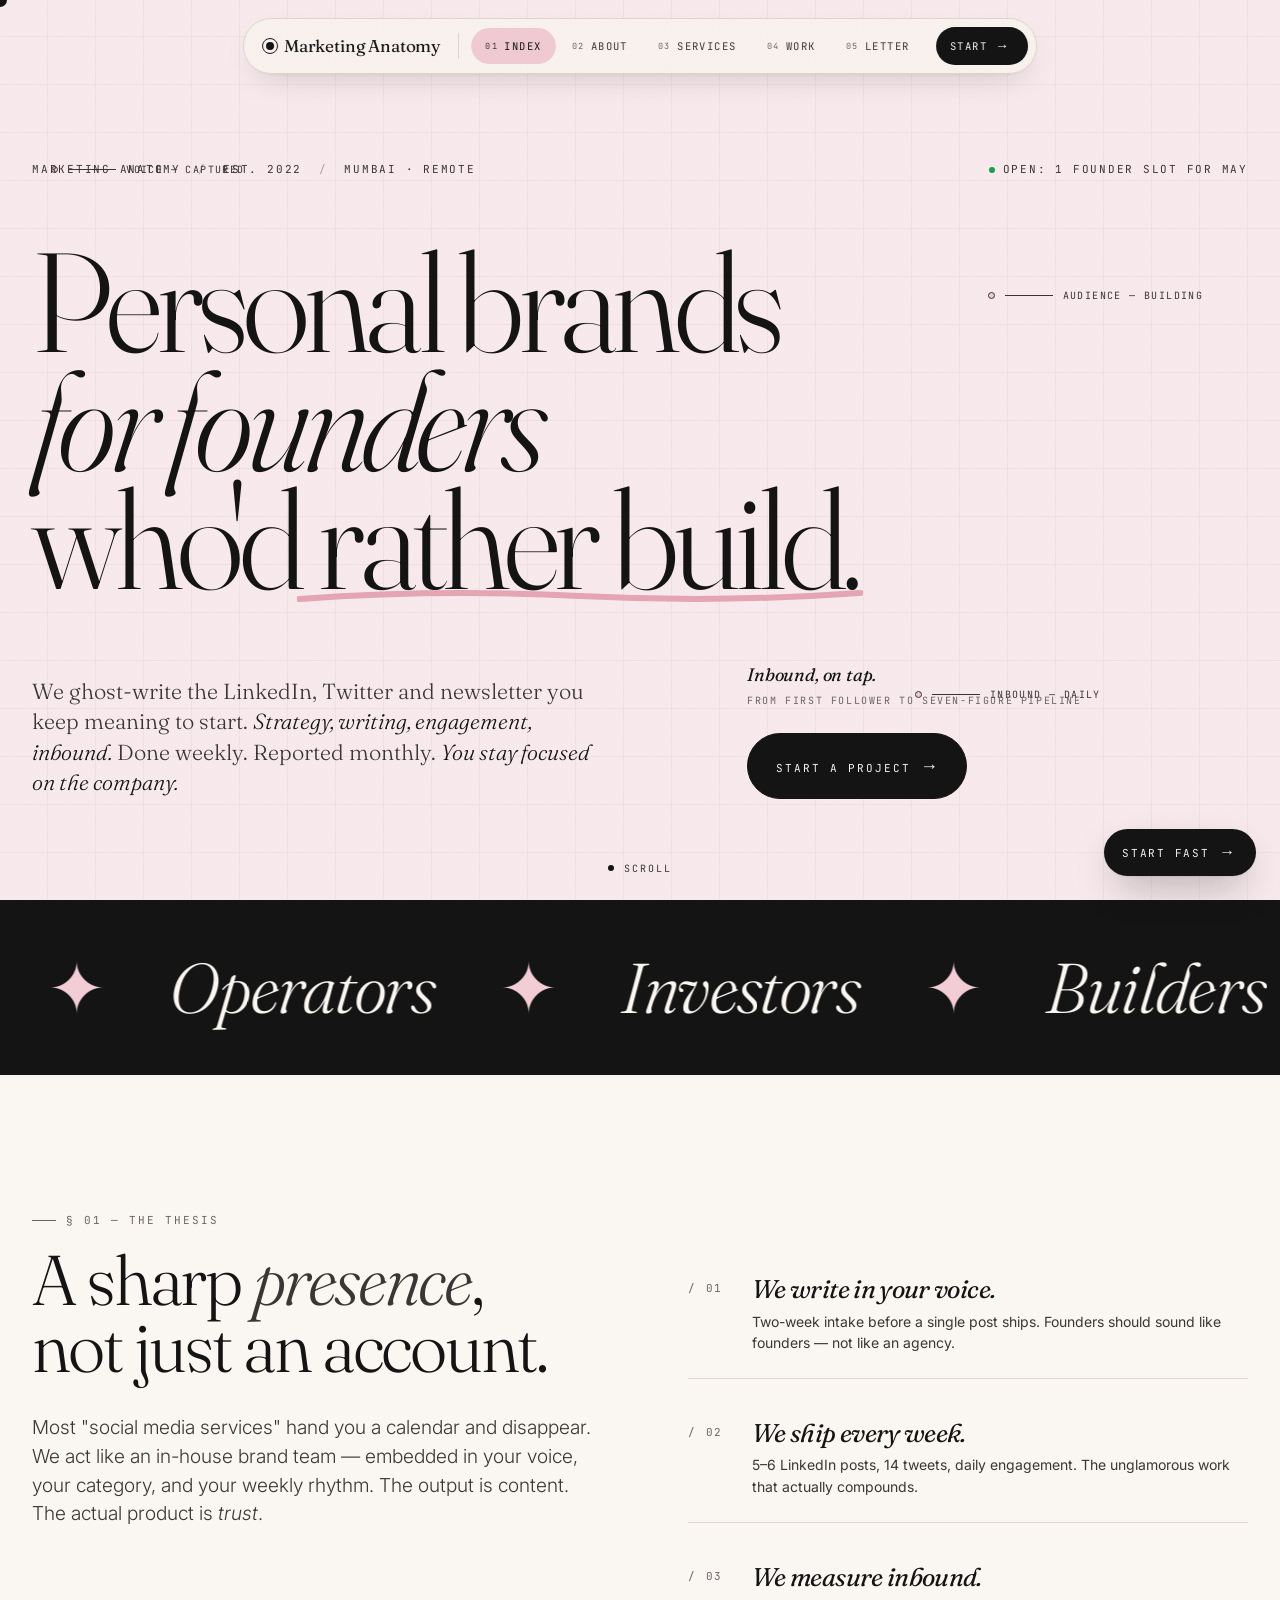
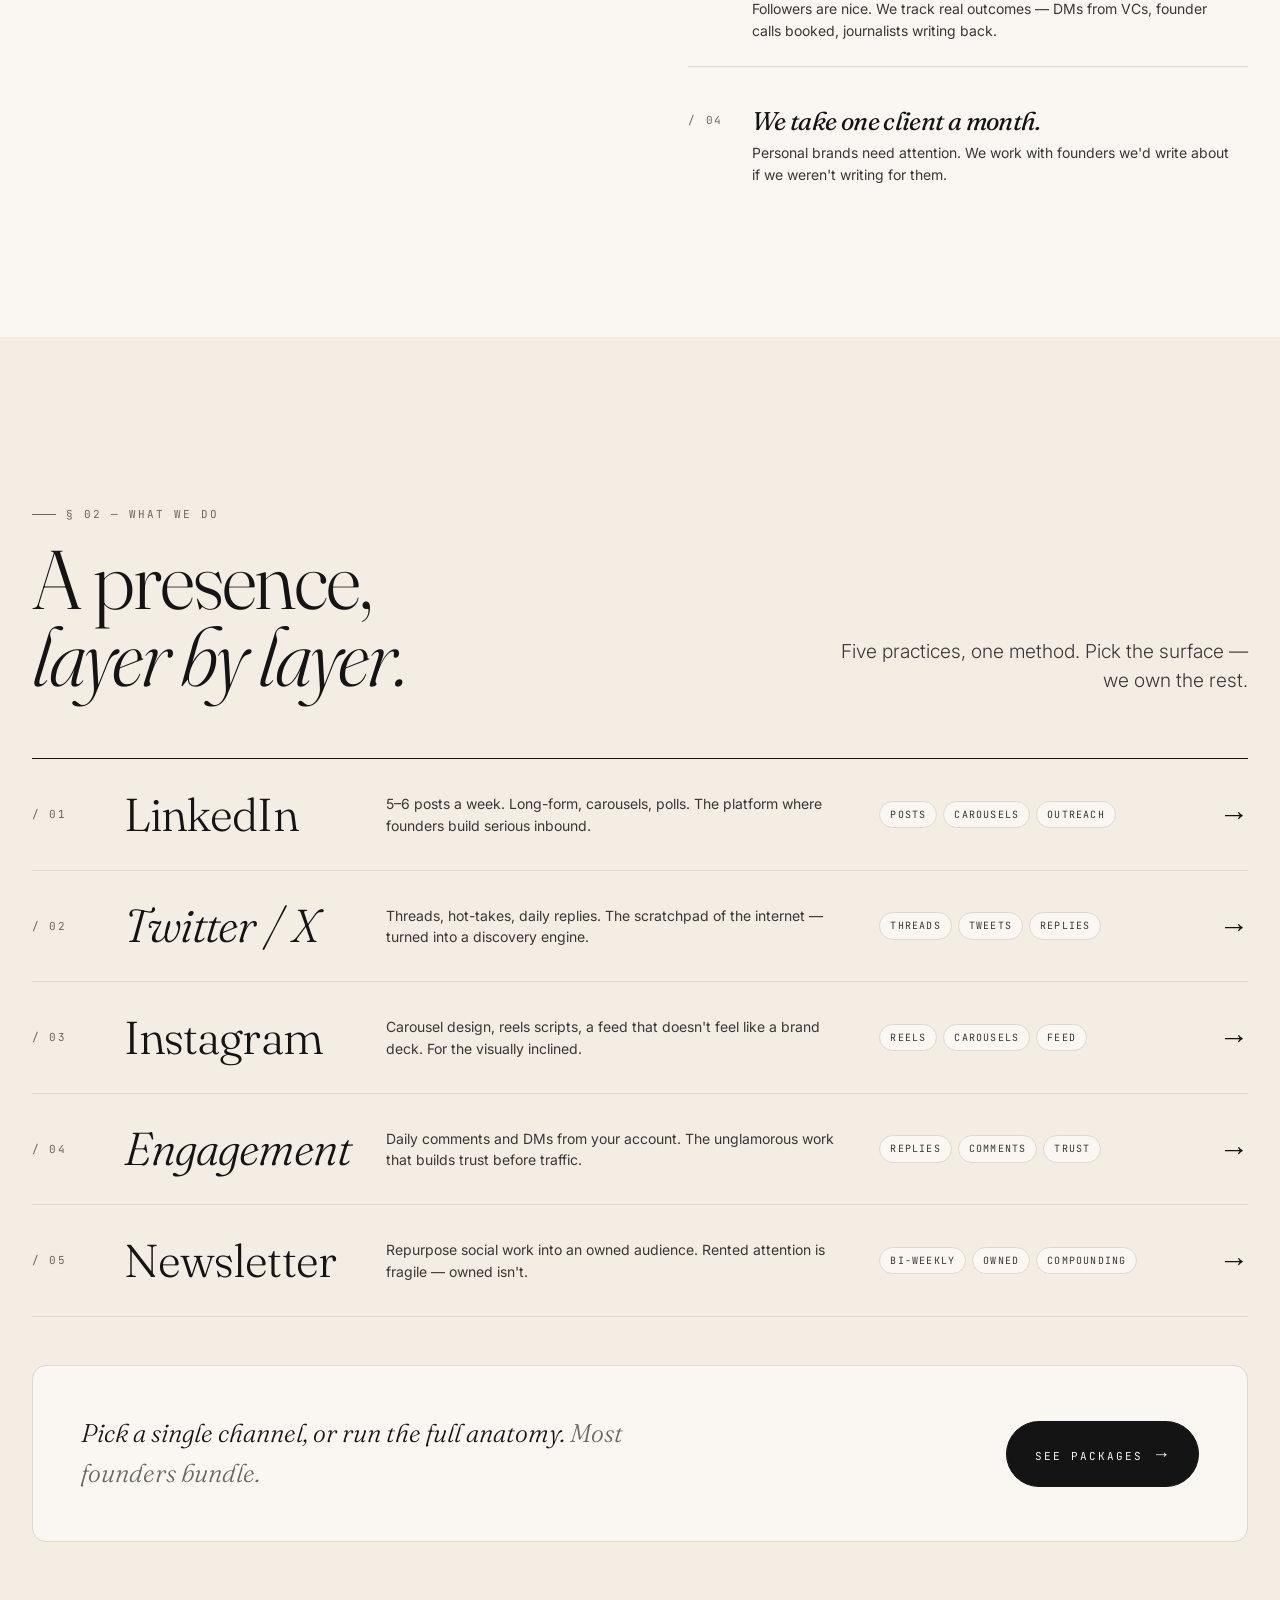
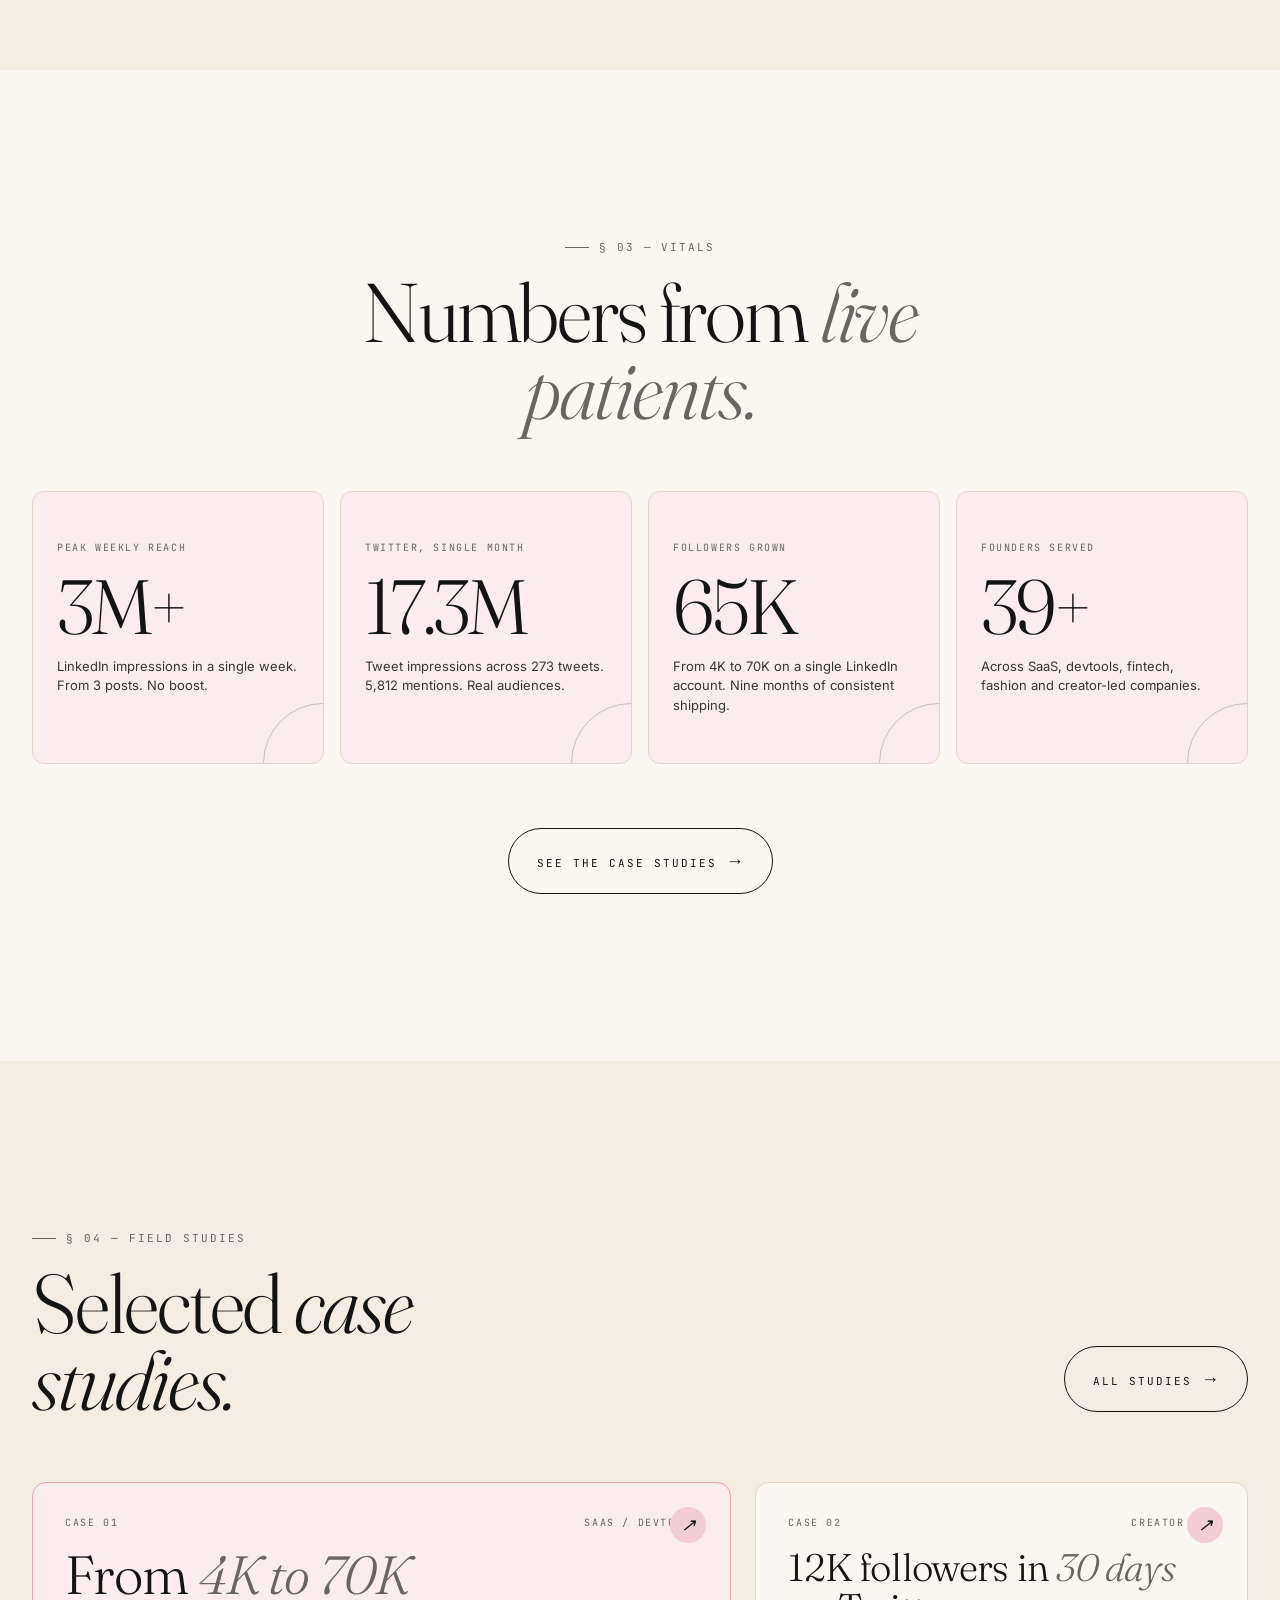
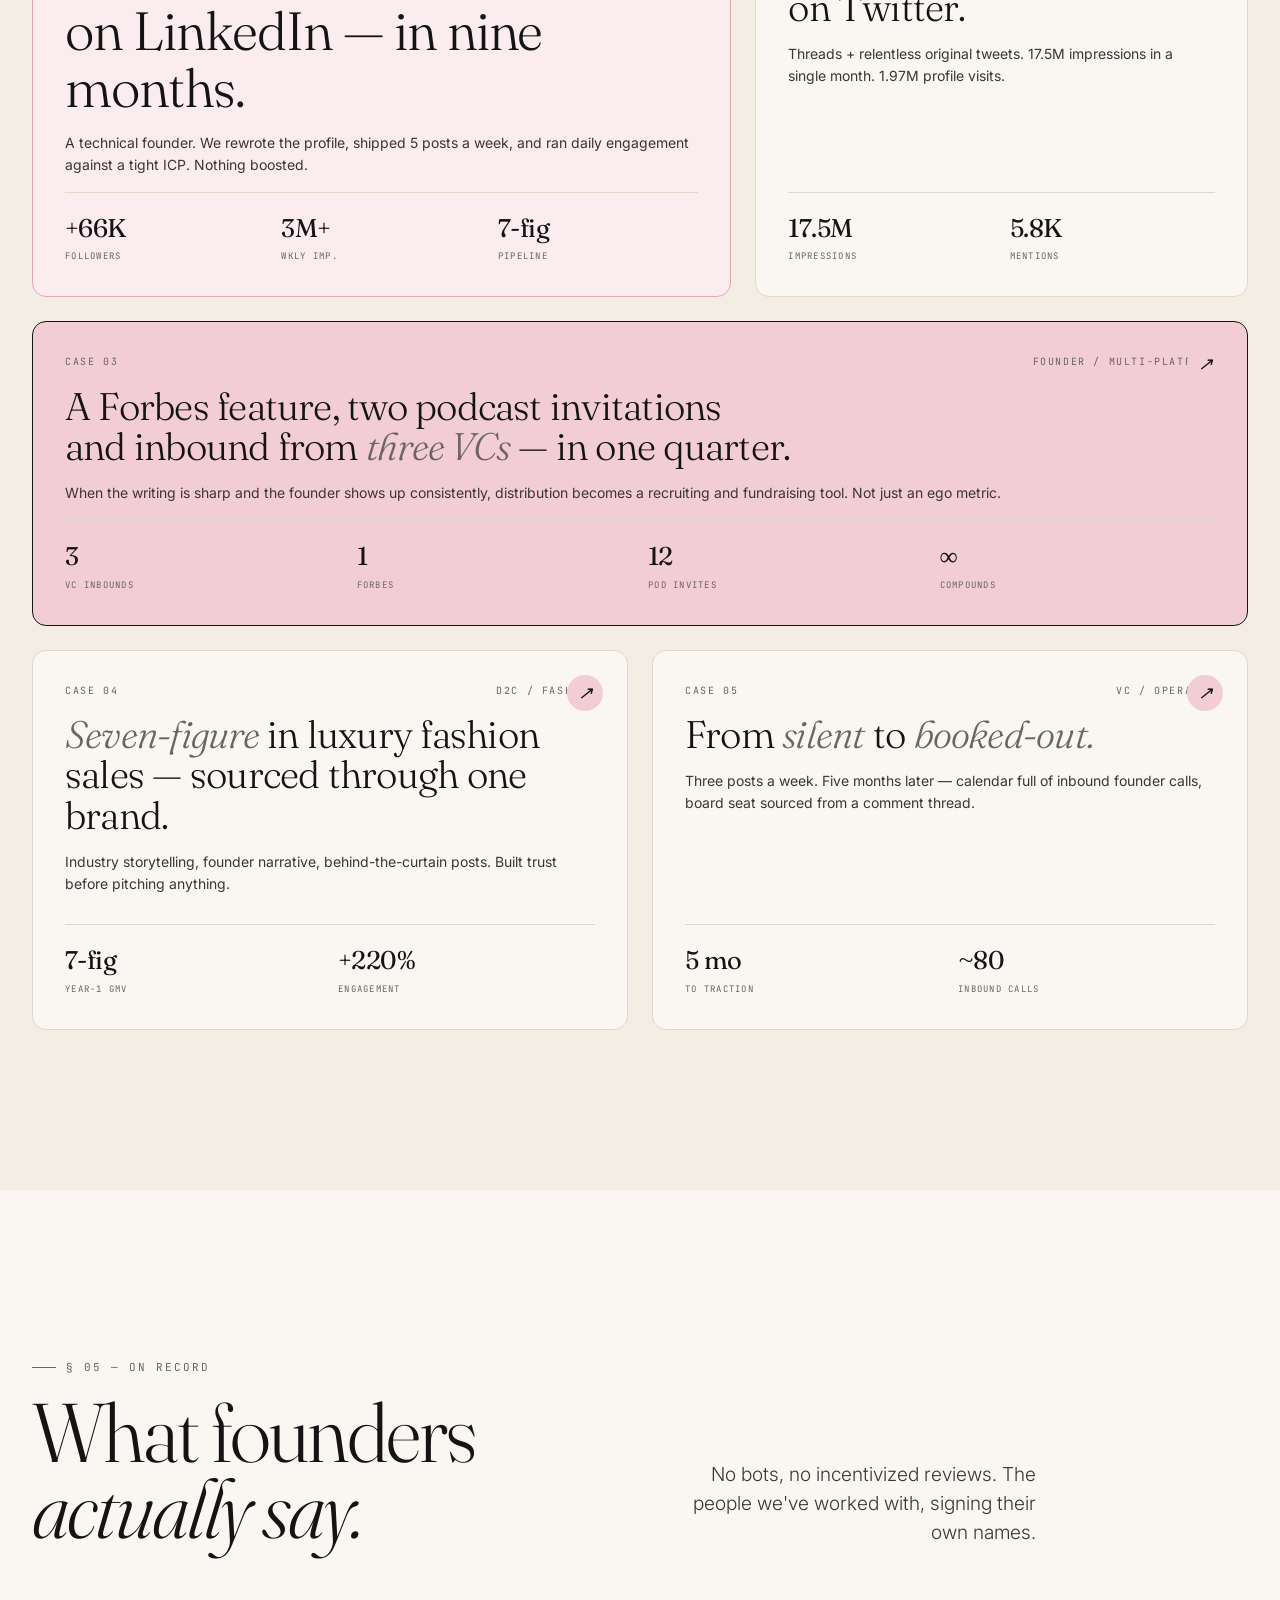
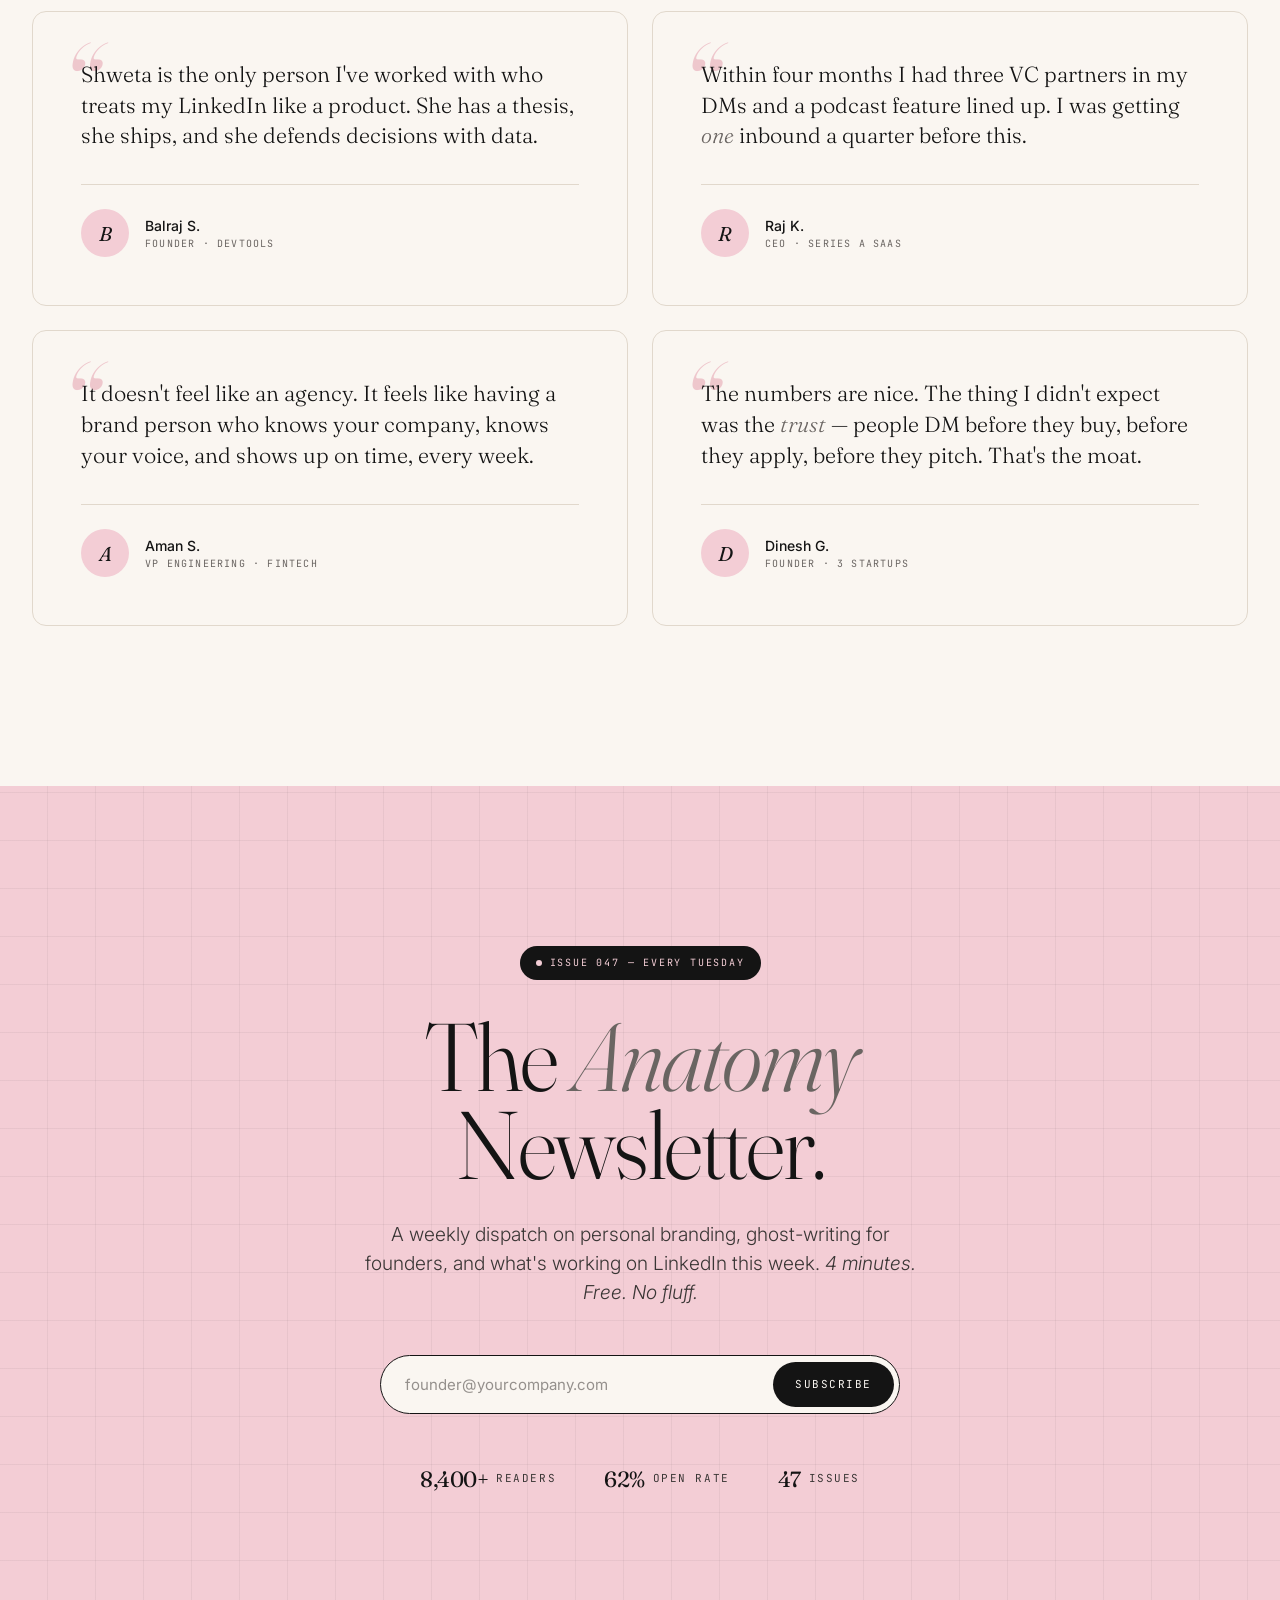
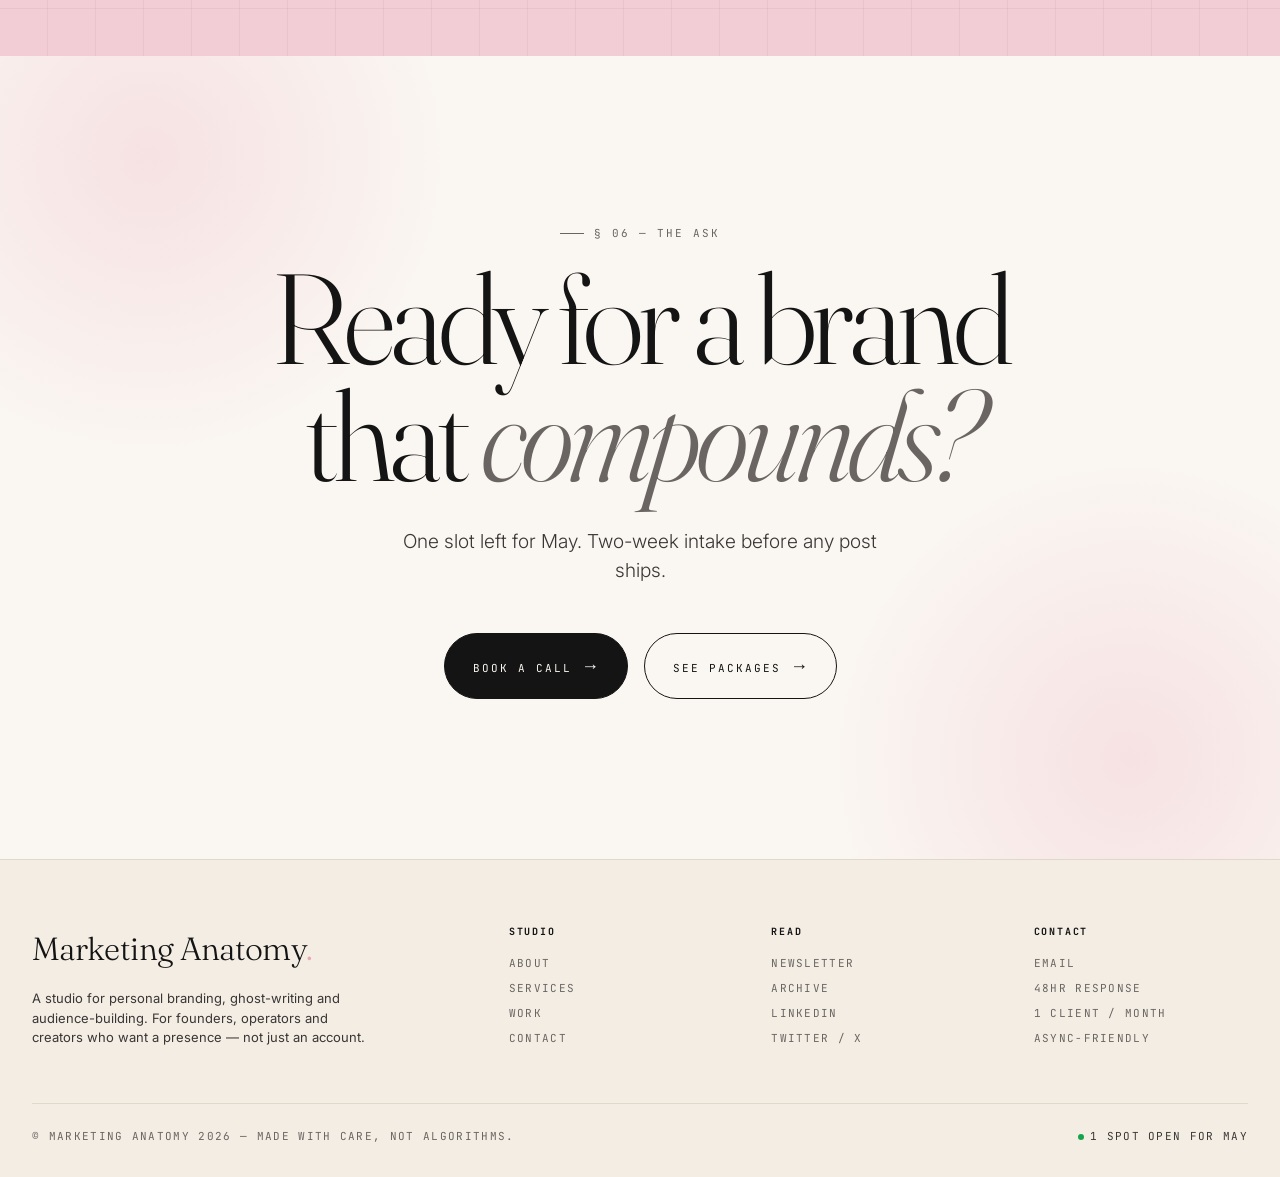
<file: man_dump/v4.html>
<!doctype html>
<html lang="en">
<head>
<meta charset="utf-8" />
<meta name="viewport" content="width=device-width, initial-scale=1" />
<title>Marketing Anatomy — Personal branding for founders who'd rather build.</title>
<meta name="description" content="A studio that ghost-writes the LinkedIn, Twitter and newsletter of founders, operators and creators. Built by Shweta Kukreja." />


<link rel="preconnect" href="https://fonts.googleapis.com">
<link rel="preconnect" href="https://fonts.gstatic.com" crossorigin>
<link href="https://fonts.googleapis.com/css2?family=Fraunces:ital,opsz,wght@0,9..144,300;0,9..144,400;0,9..144,500;1,9..144,300;1,9..144,400&family=Inter:wght@300;400;500&family=JetBrains+Mono:wght@400;500&display=swap" rel="stylesheet">


<style>
/* ─────────────────────────────────
   tokens — light only
   ───────────────────────────────── */
:root{
  --pink:        #f3cdd5;       /* signature */
  --pink-soft:   #faecef;       /* warm canvas */
  --pink-deep:   #e7a8b5;       /* hover / accent */
  --cream:       #faf6f1;       /* page bg */
  --cream-2:     #f3ede4;       /* section alt */
  --cream-3:     #ece4d7;       /* divider tint */
  --ink:         #141414;       /* primary text */
  --ink-2:       #3a3635;       /* secondary text */
  --ink-3:       #6a6562;       /* tertiary */
  --rule:        #e1d8cc;       /* hairlines */
  --serif: "Fraunces", "Times New Roman", serif;
  --sans:  "Inter", system-ui, sans-serif;
  --mono:  "JetBrains Mono", ui-monospace, monospace;


  /* 8pt spacing scale */
  --s1:8px; --s2:16px; --s3:24px; --s4:32px; --s5:48px; --s6:64px; --s7:96px; --s8:128px; --s9:160px;
}


/* ─────────────────────────────────
   reset
   ───────────────────────────────── */
*,*::before,*::after{box-sizing:border-box;margin:0;padding:0}
html{scroll-behavior:smooth}
body{
  background:var(--cream);
  color:var(--ink);
  font-family:var(--sans);
  font-size:16px;
  line-height:1.55;
  -webkit-font-smoothing:antialiased;
  overflow-x:hidden;
  cursor:none;
}
img{max-width:100%;display:block}
a{color:inherit;text-decoration:none}
button{font:inherit;background:none;border:none;color:inherit;cursor:none}
::selection{background:var(--pink);color:var(--ink)}


/* film grain */
body::before{
  content:"";
  position:fixed;inset:0;
  pointer-events:none;
  z-index:9998;
  background-image:url("data:image/svg+xml;utf8,<svg xmlns='http://www.w3.org/2000/svg' width='160' height='160'><filter id='n'><feTurbulence type='fractalNoise' baseFrequency='0.85' numOctaves='2' stitchTiles='stitch'/><feColorMatrix values='0 0 0 0 0 0 0 0 0 0 0 0 0 0 0 0 0 0 0.05 0'/></filter><rect width='100%25' height='100%25' filter='url(%23n)'/></svg>");
  opacity:.5;
  mix-blend-mode:multiply;
}


/* custom cursor */
.cursor{
  position:fixed;top:0;left:0;
  width:14px;height:14px;
  border-radius:50%;
  background:var(--ink);
  pointer-events:none;
  z-index:9999;
  transform:translate(-50%,-50%);
  transition:width .25s, height .25s, background .25s, opacity .25s;
  mix-blend-mode:multiply;
}
.cursor.hover{width:64px;height:64px;background:var(--pink-deep);mix-blend-mode:multiply}
.cursor.text-h{width:6px;height:32px;border-radius:2px;background:var(--ink)}
.cursor-trail{
  position:fixed;top:0;left:0;
  width:5px;height:5px;border-radius:50%;
  background:var(--ink);
  pointer-events:none;z-index:9999;
  transform:translate(-50%,-50%);
  opacity:.3;
}
@media (max-width:768px){
  body{cursor:auto}
  button,a,input,textarea,select{cursor:pointer}
  .cursor,.cursor-trail{display:none}
}


/* ─────────────────────────────────
   nav
   ───────────────────────────────── */
/* nav — floating pill island */
.nav{
  position:fixed;top:18px;left:50%;
  transform:translateX(-50%);
  z-index:100;
  padding:8px 8px 8px 22px;
  display:flex;align-items:center;gap:8px;
  background:rgba(250,246,241,.78);
  backdrop-filter:blur(20px) saturate(140%);
  -webkit-backdrop-filter:blur(20px) saturate(140%);
  border:1px solid var(--rule);
  border-radius:99px;
  box-shadow:0 1px 2px rgba(20,20,20,.04), 0 12px 32px -12px rgba(20,20,20,.18);
  transition:padding .35s cubic-bezier(.22,1,.36,1), top .35s, box-shadow .35s, background .35s;
  width:auto;max-width:calc(100% - 36px);
}
.nav.scrolled{
  top:12px;
  padding:6px 6px 6px 20px;
  background:rgba(250,246,241,.92);
  box-shadow:0 1px 2px rgba(20,20,20,.05), 0 18px 40px -14px rgba(20,20,20,.22);
}

.nav .brand{
  font-family:var(--serif);
  font-weight:400;
  font-size:17px;
  letter-spacing:-.01em;
  display:flex;align-items:center;gap:10px;
  padding-right:18px;
  border-right:1px solid var(--rule);
  color:var(--ink);
  position:relative;
  white-space:nowrap;
}
.nav .brand .pulse{
  width:8px;height:8px;border-radius:50%;
  background:var(--ink);
  position:relative;
  box-shadow:0 0 0 0 rgba(20,20,20,.4);
}
.nav .brand .pulse::after{
  content:"";position:absolute;inset:-4px;border-radius:50%;
  border:1px solid var(--ink);
  animation:ring 2s ease-out infinite;
}
@keyframes ring{
  0%{transform:scale(.8);opacity:.7}
  100%{transform:scale(1.9);opacity:0}
}

.nav-links{
  display:flex;gap:2px;
  font-family:var(--mono);
  font-size:10.5px;letter-spacing:.14em;text-transform:uppercase;
  padding:0 4px;
}
.nav-links a{
  position:relative;
  padding:10px 14px;
  color:var(--ink-2);
  transition:color .25s;
  border-radius:99px;
  display:inline-flex;align-items:center;gap:6px;
  overflow:hidden;
}
.nav-links a::before{
  content:"";
  position:absolute;inset:0;
  background:var(--pink-soft);
  border-radius:99px;
  opacity:0;
  transform:scale(.85);
  transition:opacity .3s, transform .3s cubic-bezier(.22,1,.36,1);
  z-index:-1;
}
.nav-links a:hover{color:var(--ink)}
.nav-links a:hover::before{opacity:1;transform:scale(1)}
.nav-links a.active{color:var(--ink)}
.nav-links a.active::before{
  opacity:1;transform:scale(1);
  background:var(--pink);
}
.nav-links a .num{
  font-size:8.5px;color:var(--ink-3);
  letter-spacing:.18em;
  transition:color .25s;
}
.nav-links a.active .num,
.nav-links a:hover .num{color:var(--ink-2)}

/* CTA — pill button, redesigned, subtle but premium */
.nav-cta{
  font-family:var(--mono);
  font-size:10.5px;letter-spacing:.14em;text-transform:uppercase;
  background:var(--ink);color:var(--cream);
  padding:11px 18px 11px 14px;
  border-radius:99px;
  display:inline-flex;align-items:center;gap:9px;
  transition:transform .25s cubic-bezier(.22,1,.36,1), background .3s, padding .3s;
  position:relative;overflow:hidden;
  white-space:nowrap;
}
.nav-cta::before{
  content:"";position:absolute;inset:0;
  background:linear-gradient(135deg, var(--pink-deep), var(--pink));
  opacity:0;transition:opacity .35s;
  z-index:0;
}
.nav-cta > *{position:relative;z-index:1}
.nav-cta:hover{color:var(--ink);transform:translateY(-1px)}
.nav-cta:hover::before{opacity:1}
.nav-cta .live{
  width:6px;height:6px;border-radius:50%;
  background:#7ee787;animation:pulse 1.6s infinite;
  box-shadow:0 0 8px rgba(126,231,135,.6);
}
.nav-cta:hover .live{background:var(--ink);box-shadow:0 0 8px rgba(20,20,20,.3)}
@keyframes pulse{
  0%,100%{opacity:1;transform:scale(1)}
  50%{opacity:.45;transform:scale(1.4)}
}

/* mobile hamburger */
.nav-burger{
  display:none;
  width:40px;height:40px;
  border-radius:99px;
  background:transparent;
  border:none;
  align-items:center;justify-content:center;
  flex-direction:column;gap:4px;
  margin-left:4px;
}
.nav-burger span{
  width:16px;height:1.5px;background:var(--ink);
  transition:transform .3s, opacity .3s;
  display:block;
}
.nav.open .nav-burger span:nth-child(1){transform:translateY(2.75px) rotate(45deg)}
.nav.open .nav-burger span:nth-child(2){opacity:0}
.nav.open .nav-burger span:nth-child(3){transform:translateY(-2.75px) rotate(-45deg)}

/* mobile drawer */
.nav-mobile{
  display:none;
  position:fixed;top:78px;left:18px;right:18px;
  background:var(--cream);
  border:1px solid var(--rule);
  border-radius:18px;
  box-shadow:0 18px 50px -16px rgba(20,20,20,.25);
  padding:14px;
  z-index:99;
  flex-direction:column;gap:2px;
  font-family:var(--mono);
  font-size:13px;letter-spacing:.06em;text-transform:uppercase;
  opacity:0;pointer-events:none;
  transform:translateY(-8px);
  transition:opacity .3s, transform .3s;
}
.nav-mobile.open{opacity:1;pointer-events:auto;transform:translateY(0)}
.nav-mobile a{
  padding:14px 16px;
  border-radius:12px;
  color:var(--ink-2);
  display:flex;justify-content:space-between;align-items:center;
  transition:background .25s, color .25s;
}
.nav-mobile a:hover, .nav-mobile a.active{background:var(--pink-soft);color:var(--ink)}
.nav-mobile a .num{font-size:10px;color:var(--ink-3)}
.nav-mobile .nav-cta{
  margin-top:8px;width:100%;justify-content:center;
  padding:14px;
}

@media (max-width:920px){
  .nav-links{display:none}
  .nav-burger{display:flex}
  .nav-mobile{display:flex}
  .nav .brand{padding-right:14px;font-size:16px}
  .nav .nav-cta{display:none}
}
@media (max-width:480px){
  .nav{top:12px;padding:6px 6px 6px 16px;max-width:calc(100% - 24px)}
}


/* ─────────────────────────────────
   floating quick-start widget — fast path
   ───────────────────────────────── */
.qstart{
  position:fixed;bottom:24px;right:24px;
  z-index:95;
  display:flex;flex-direction:column;align-items:flex-end;gap:12px;
}
.qstart-btn{
  background:var(--ink);color:var(--cream);
  border:none;
  padding:14px 20px 14px 18px;
  border-radius:99px;
  font-family:var(--mono);
  font-size:11px;letter-spacing:.16em;text-transform:uppercase;
  display:inline-flex;align-items:center;gap:10px;
  box-shadow:0 1px 2px rgba(20,20,20,.06), 0 16px 40px -12px rgba(20,20,20,.4);
  transition:transform .3s cubic-bezier(.22,1,.36,1), background .3s, padding .3s;
  position:relative;overflow:hidden;
  cursor:none;
}
.qstart-btn::before{
  content:"";position:absolute;inset:0;
  background:linear-gradient(135deg, var(--pink-deep), var(--pink));
  opacity:0;transition:opacity .35s;
}
.qstart-btn > *{position:relative;z-index:1}
.qstart-btn:hover{transform:translateY(-3px);color:var(--ink)}
.qstart-btn:hover::before{opacity:1}
.qstart-btn .live{
  width:7px;height:7px;border-radius:50%;
  background:#7ee787;
  animation:pulse 1.6s infinite;
  box-shadow:0 0 8px rgba(126,231,135,.6);
}
.qstart-btn:hover .live{background:var(--ink);box-shadow:0 0 8px rgba(20,20,20,.3)}
.qstart-btn .arr{
  font-family:var(--serif);font-style:italic;
  font-size:16px;line-height:1;
  transition:transform .3s;
}
.qstart-btn:hover .arr{transform:translateX(3px)}

.qstart-card{
  width:340px;
  background:var(--cream);
  border:1px solid var(--rule);
  border-radius:18px;
  box-shadow:0 1px 2px rgba(20,20,20,.04), 0 24px 60px -16px rgba(20,20,20,.3);
  padding:22px;
  opacity:0;pointer-events:none;
  transform:translateY(12px) scale(.96);
  transform-origin:bottom right;
  transition:opacity .35s cubic-bezier(.22,1,.36,1), transform .35s cubic-bezier(.22,1,.36,1);
}
.qstart.open .qstart-card{
  opacity:1;pointer-events:auto;
  transform:translateY(0) scale(1);
}
.qstart-card .cap{
  font-family:var(--mono);
  font-size:10px;letter-spacing:.18em;text-transform:uppercase;
  color:var(--ink-3);margin-bottom:8px;
  display:flex;justify-content:space-between;align-items:center;
}
.qstart-card .cap .x{
  width:24px;height:24px;border-radius:50%;
  display:grid;place-items:center;
  background:var(--cream-2);color:var(--ink-2);
  border:none;font-size:14px;line-height:1;
  transition:background .25s, color .25s;
  cursor:none;
}
.qstart-card .cap .x:hover{background:var(--ink);color:var(--cream)}
.qstart-card h4{
  font-family:var(--serif);font-size:24px;font-weight:400;
  letter-spacing:-.015em;line-height:1.1;
  color:var(--ink);
  margin-bottom:6px;
}
.qstart-card h4 em{color:var(--ink-3);font-style:italic}
.qstart-card p.lead{
  font-size:13px;color:var(--ink-2);line-height:1.5;
  margin-bottom:16px;
}
.qstart-options{display:flex;flex-direction:column;gap:8px}
.qstart-opt{
  display:flex;align-items:center;gap:14px;
  padding:14px 16px;
  border:1px solid var(--rule);
  border-radius:12px;
  background:var(--cream);
  transition:all .25s cubic-bezier(.22,1,.36,1);
  text-align:left;
  width:100%;
  cursor:none;
}
.qstart-opt:hover{
  background:var(--pink-soft);
  border-color:var(--ink);
  transform:translateY(-1px);
}
.qstart-opt .ic{
  width:32px;height:32px;border-radius:50%;
  background:var(--ink);color:var(--cream);
  display:grid;place-items:center;
  font-family:var(--serif);font-size:14px;font-style:italic;
  flex-shrink:0;
  transition:background .25s, color .25s;
}
.qstart-opt:hover .ic{background:var(--pink-deep);color:var(--ink)}
.qstart-opt .txt{flex:1;display:flex;flex-direction:column;gap:2px}
.qstart-opt .txt .t{
  font-family:var(--serif);font-size:15px;font-weight:400;
  color:var(--ink);letter-spacing:-.01em;
}
.qstart-opt .txt .s{
  font-family:var(--mono);font-size:9px;letter-spacing:.16em;
  text-transform:uppercase;color:var(--ink-3);
}
.qstart-opt .arr{
  font-family:var(--serif);font-style:italic;
  font-size:16px;color:var(--ink-3);
  transition:transform .25s, color .25s;
}
.qstart-opt:hover .arr{transform:translateX(3px);color:var(--ink)}
.qstart-card .ftn{
  margin-top:14px;padding-top:14px;
  border-top:1px solid var(--rule);
  font-family:var(--mono);font-size:9.5px;letter-spacing:.14em;
  text-transform:uppercase;color:var(--ink-3);
  display:flex;justify-content:space-between;align-items:center;
}
.qstart-card .ftn .nm{color:var(--ink)}

@media (max-width:480px){
  .qstart{bottom:18px;right:18px}
  .qstart-card{width:calc(100vw - 36px);max-width:340px}
  .qstart-btn{padding:12px 16px;font-size:10px}
}


/* ─────────────────────────────────
   typography
   ───────────────────────────────── */
h1,h2,h3,h4{
  font-family:var(--serif);
  font-weight:400;
  letter-spacing:-.025em;
  line-height:.96;
}
h1{font-size:clamp(56px,9vw,160px);font-weight:300}
h2{font-size:clamp(40px,6.5vw,108px);line-height:.92;font-weight:300}
h3{font-size:clamp(28px,3.5vw,52px);line-height:1.05}
h4{font-size:clamp(20px,2vw,28px);line-height:1.15}
.italic{font-style:italic}
p.lead{
  font-size:clamp(17px,1.5vw,21px);
  line-height:1.5;
  color:var(--ink-2);
  font-weight:300;
}


.eyebrow{
  font-family:var(--mono);
  font-size:11px;letter-spacing:.18em;text-transform:uppercase;
  color:var(--ink-3);
  display:inline-flex;align-items:center;gap:10px;
}
.eyebrow::before{
  content:"";width:24px;height:1px;background:var(--ink-3);
}


/* ─────────────────────────────────
   layout
   ───────────────────────────────── */
.section{padding:var(--s8) var(--s4);position:relative}
.wrap{max-width:1280px;margin:0 auto}


.page{display:none}
.page.active{display:block;animation:pageIn .7s cubic-bezier(.2,.8,.2,1)}
@keyframes pageIn{
  from{opacity:0;transform:translateY(16px)}
  to{opacity:1;transform:translateY(0)}
}


.reveal{
  opacity:0;
  transform:translateY(32px);
  transition:opacity .9s cubic-bezier(.2,.8,.2,1), transform .9s cubic-bezier(.2,.8,.2,1);
}
.reveal.in{opacity:1;transform:none}
.reveal.d1{transition-delay:.08s}
.reveal.d2{transition-delay:.16s}
.reveal.d3{transition-delay:.24s}
.reveal.d4{transition-delay:.32s}


/* ─────────────────────────────────
   buttons (uniform)
   ───────────────────────────────── */
.btn{
  display:inline-flex;align-items:center;gap:12px;
  padding:18px 28px;
  border-radius:99px;
  font-family:var(--mono);
  font-size:11px;letter-spacing:.18em;text-transform:uppercase;
  background:var(--ink);color:var(--cream);
  border:1px solid var(--ink);
  transition:all .35s cubic-bezier(.2,.8,.2,1);
  position:relative;overflow:hidden;white-space:nowrap;
}
.btn .arrow{
  font-family:var(--serif);font-style:italic;font-size:18px;
  transition:transform .3s;letter-spacing:0;
}
.btn:hover{background:var(--pink-deep);color:var(--ink);border-color:var(--pink-deep);transform:translateY(-2px)}
.btn:hover .arrow{transform:translateX(4px)}
.btn.ghost{background:transparent;color:var(--ink)}
.btn.ghost:hover{background:var(--ink);color:var(--cream);border-color:var(--ink)}
.btn.pink{background:var(--pink);color:var(--ink);border-color:var(--pink)}
.btn.pink:hover{background:var(--ink);color:var(--cream);border-color:var(--ink)}


/* magnetic wrapper */
.magnetic{display:inline-block;will-change:transform}


/* ═══════════════════════════════════
   HERO
   ═══════════════════════════════════ */
.hero{
  min-height:100vh;
  background:var(--pink-soft);
  position:relative;
  padding:140px 32px 80px;
  overflow:hidden;
  display:flex;flex-direction:column;justify-content:center;
}
.hero-bg{
  position:absolute;inset:0;pointer-events:none;
  background-image:
    repeating-linear-gradient(0deg,transparent 0,transparent 47px,rgba(20,20,20,.04) 47px,rgba(20,20,20,.04) 48px),
    repeating-linear-gradient(90deg,transparent 0,transparent 47px,rgba(20,20,20,.04) 47px,rgba(20,20,20,.04) 48px);
}


.hero-wrap{
  position:relative;z-index:2;
  max-width:1280px;margin:0 auto;width:100%;
}


.hero-meta-top{
  display:flex;justify-content:space-between;
  margin-bottom:var(--s6);
  font-family:var(--mono);
  font-size:11px;letter-spacing:.16em;text-transform:uppercase;
  color:var(--ink-2);
  flex-wrap:wrap;gap:var(--s2);
}
.hero-meta-top .live{
  display:inline-flex;align-items:center;gap:8px;
}
.hero-meta-top .live .d{
  width:6px;height:6px;border-radius:50%;background:#16a34a;animation:pulse 1.6s infinite;
}


.hero h1{
  font-size:clamp(64px,11vw,200px);
  line-height:.84;
  letter-spacing:-.04em;
  color:var(--ink);
  font-weight:300;
}
.hero h1 .it{font-style:italic}
.hero h1 .underline{
  position:relative;display:inline-block;
}
.hero h1 .underline svg{
  position:absolute;
  bottom:-8px;left:-4%;width:108%;height:18px;
  pointer-events:none;
}
.hero h1 .underline svg path{
  fill:none;stroke:var(--pink-deep);stroke-width:6;stroke-linecap:round;
  stroke-dasharray:600;stroke-dashoffset:600;
  animation:draw 1.6s .9s cubic-bezier(.2,.8,.2,1) forwards;
}
@keyframes draw{to{stroke-dashoffset:0}}


.hero-bottom{
  display:grid;
  grid-template-columns:1.3fr 1fr;
  gap:var(--s6);
  align-items:end;
  margin-top:var(--s6);
}
.hero-bottom .sub{
  font-family:var(--serif);
  font-size:clamp(18px,1.7vw,24px);
  line-height:1.4;
  font-weight:300;
  color:var(--ink-2);
  max-width:560px;
}
.hero-bottom .sub em{font-style:italic;color:var(--ink)}


.hero-cta-row{
  display:flex;align-items:center;gap:var(--s3);
  flex-wrap:wrap;justify-self:end;
}
.hero-trust{
  font-family:var(--mono);
  font-size:10px;letter-spacing:.16em;text-transform:uppercase;color:var(--ink-3);
  display:flex;flex-direction:column;gap:4px;
}
.hero-trust .nm{
  font-family:var(--serif);font-size:18px;letter-spacing:-.01em;color:var(--ink);text-transform:none;font-style:italic;
}


@media (max-width:900px){
  .hero-bottom{grid-template-columns:1fr;gap:var(--s4)}
  .hero-cta-row{justify-self:start}
}


/* anatomical callouts */
.callout{
  position:absolute;
  font-family:var(--mono);
  font-size:10px;letter-spacing:.14em;text-transform:uppercase;
  color:var(--ink-2);
  display:flex;align-items:center;gap:10px;
  pointer-events:none;
  opacity:0;
  animation:fadeIn 1s 1.4s forwards;
}
@keyframes fadeIn{to{opacity:1}}
.callout .ln{display:inline-block;width:48px;height:1px;background:var(--ink-2)}
.callout .dt{width:7px;height:7px;border-radius:50%;border:1px solid var(--ink-2);background:var(--pink)}


.callout-1{top:18%;left:4%}
.callout-2{top:32%;right:6%;flex-direction:row-reverse;text-align:right}
.callout-3{bottom:22%;right:14%}


@media (max-width:1100px){.callout{display:none}}


/* scroll cue */
.scroll-cue{
  position:absolute;bottom:24px;left:50%;
  transform:translateX(-50%);
  font-family:var(--mono);
  font-size:10px;letter-spacing:.2em;text-transform:uppercase;color:var(--ink-2);
  display:flex;align-items:center;gap:10px;
}
.scroll-cue .dot{
  width:6px;height:6px;border-radius:50%;background:var(--ink);animation:bob 1.5s ease-in-out infinite;
}
@keyframes bob{
  0%,100%{transform:translateY(0);opacity:1}
  50%{transform:translateY(6px);opacity:.4}
}


/* ═══════════════════════════════════
   marquee — scroll velocity reactive
   ═══════════════════════════════════ */
.marquee-wrap{
  background:var(--ink);
  color:var(--cream);
  padding:32px 0;
  overflow:hidden;
  position:relative;
  border-top:1px solid var(--ink);
  border-bottom:1px solid var(--ink);
}
.marquee{
  display:flex;gap:64px;
  white-space:nowrap;
  font-family:var(--serif);
  font-size:clamp(36px,5.5vw,76px);
  font-style:italic;
  font-weight:300;
  letter-spacing:-.02em;
  will-change:transform;
}
.marquee span{display:inline-flex;align-items:center;gap:64px}
.marquee .star{
  color:var(--pink);
  display:inline-block;
  font-style:normal;
}
.marquee .star.spin{animation:spin 8s linear infinite}
@keyframes spin{to{transform:rotate(360deg)}}


/* ═══════════════════════════════════
   value prop strip — first ask
   ═══════════════════════════════════ */
.promise{padding:var(--s8) var(--s4);background:var(--cream)}
.promise .wrap{
  display:grid;grid-template-columns:1fr 1fr;
  gap:var(--s7);
  align-items:start;
}
.promise .lhs h2{
  font-size:clamp(40px,5.5vw,84px);
  line-height:.95;
  letter-spacing:-.03em;
}
.promise .lhs h2 em{font-style:italic;color:var(--ink-2)}
.promise .lhs .pad{margin-top:var(--s4)}
.promise .rhs{
  display:flex;flex-direction:column;gap:var(--s2);
  padding-top:var(--s5);
}
.promise .rhs .bullet{
  display:grid;
  grid-template-columns:48px 1fr;
  gap:var(--s2);
  padding:var(--s3) 0;
  border-bottom:1px solid var(--rule);
  align-items:start;
}
.promise .rhs .bullet:last-child{border-bottom:none}
.promise .rhs .bullet .num{
  font-family:var(--mono);
  font-size:11px;letter-spacing:.16em;
  color:var(--ink-3);
  padding-top:5px;
}
.promise .rhs .bullet h4{
  font-family:var(--serif);font-style:italic;
  font-size:clamp(20px,2vw,26px);
  margin-bottom:6px;
}
.promise .rhs .bullet p{font-size:14px;color:var(--ink-2);line-height:1.55;max-width:480px}


@media (max-width:900px){
  .promise .wrap{grid-template-columns:1fr;gap:var(--s4)}
  .promise .rhs{padding-top:0}
}


/* ═══════════════════════════════════
   services preview (anatomy list)
   ═══════════════════════════════════ */
.anatomy{padding:var(--s9) var(--s4) var(--s8);background:var(--cream-2)}
.anatomy-head{
  display:grid;grid-template-columns:1.2fr 1fr;
  gap:var(--s5);align-items:end;
  margin-bottom:var(--s6);
}
.anatomy-head .right{justify-self:end;max-width:420px;text-align:right}
@media (max-width:900px){
  .anatomy-head{grid-template-columns:1fr}
  .anatomy-head .right{justify-self:start;text-align:left}
}


.svc-list{border-top:1px solid var(--ink)}
.svc-row{
  display:grid;
  grid-template-columns:60px 1fr 2fr 1.2fr 60px;
  gap:var(--s4);
  align-items:center;
  padding:32px 0;
  border-bottom:1px solid var(--rule);
  position:relative;
  transition:padding .5s cubic-bezier(.2,.8,.2,1), background .4s;
  cursor:none;
}
.svc-row:hover{padding:44px 16px;background:var(--pink-soft)}
.svc-row:hover .svc-img{opacity:1;transform:translate(0,-50%) rotate(-2deg) scale(1)}
.svc-row .num{
  font-family:var(--mono);
  font-size:11px;letter-spacing:.14em;color:var(--ink-3);
}
.svc-row .name{
  font-family:var(--serif);
  font-size:clamp(28px,3.6vw,52px);
  font-weight:300;
  letter-spacing:-.02em;
  line-height:1;
  transition:font-style .3s, color .3s;
}
.svc-row:hover .name{font-style:italic}
.svc-row .desc{
  font-size:14px;color:var(--ink-2);line-height:1.55;
}
.svc-row .tags{
  font-family:var(--mono);font-size:10px;letter-spacing:.12em;text-transform:uppercase;
  color:var(--ink-2);
  display:flex;flex-wrap:wrap;gap:6px;
}
.svc-row .tags span{
  border:1px solid var(--rule);background:var(--cream);
  border-radius:99px;padding:5px 10px;
}
.svc-row:hover .tags span{border-color:var(--ink);background:var(--pink)}
.svc-row .arrow{
  font-family:var(--serif);font-size:30px;text-align:right;font-style:italic;
  transition:transform .3s;color:var(--ink);
}
.svc-row:hover .arrow{transform:translateX(10px)}


.svc-img{
  position:absolute;
  right:6%;top:50%;
  width:200px;height:130px;
  background:var(--pink);
  border-radius:8px;
  opacity:0;
  transform:translate(20px,-50%) rotate(0) scale(.92);
  transition:all .5s cubic-bezier(.2,.8,.2,1);
  pointer-events:none;
  display:flex;align-items:center;justify-content:center;
  font-family:var(--serif);font-style:italic;font-size:18px;color:var(--ink);
  box-shadow:0 30px 50px -25px rgba(0,0,0,.18);
  text-align:center;padding:14px;
}


@media (max-width:1024px){
  .svc-row{grid-template-columns:50px 1fr 50px}
  .svc-row .desc,.svc-row .tags{display:none}
  .svc-img{display:none}
}


/* anatomy-CTA — the conversion hook after services */
.anatomy-cta{
  margin-top:var(--s5);
  padding:var(--s5);
  background:var(--cream);
  border:1px solid var(--rule);
  border-radius:14px;
  display:flex;align-items:center;justify-content:space-between;gap:var(--s4);
  flex-wrap:wrap;
}
.anatomy-cta .copy{font-family:var(--serif);font-size:clamp(20px,2vw,28px);font-style:italic;font-weight:300;max-width:600px}
.anatomy-cta .copy em{color:var(--ink-3)}


/* ═══════════════════════════════════
   vitals — animated counters
   ═══════════════════════════════════ */
.vitals{padding:var(--s9) var(--s4);background:var(--cream)}
.vitals .head{
  text-align:center;max-width:780px;margin:0 auto var(--s6);
}
.vitals h2 em{font-style:italic;color:var(--ink-3)}


.vitals-grid{
  max-width:1280px;margin:0 auto;
  display:grid;grid-template-columns:repeat(4,1fr);
  gap:var(--s2);
}
.vital{
  background:var(--pink-soft);
  border:1px solid var(--rule);
  padding:var(--s5) var(--s3);
  border-radius:12px;
  display:flex;flex-direction:column;gap:var(--s2);
  position:relative;
  overflow:hidden;
  transition:all .4s cubic-bezier(.2,.8,.2,1);
}
.vital:hover{transform:translateY(-4px);background:var(--pink);border-color:var(--ink)}
.vital .label{
  font-family:var(--mono);font-size:10px;letter-spacing:.16em;text-transform:uppercase;
  color:var(--ink-3);
}
.vital .num{
  font-family:var(--serif);
  font-size:clamp(48px,6vw,92px);
  font-weight:300;
  letter-spacing:-.04em;
  line-height:.9;
  color:var(--ink);
}
.vital .num .sm{font-size:.4em;vertical-align:super;font-style:italic;color:var(--ink-3);margin-left:2px}
.vital .desc{font-size:13px;color:var(--ink-2);line-height:1.5}
.vital .ring{
  position:absolute;
  width:120px;height:120px;border-radius:50%;
  border:1px solid var(--ink);
  bottom:-60px;right:-60px;
  opacity:.2;
  transition:transform .6s, opacity .4s;
}
.vital:hover .ring{transform:scale(1.4);opacity:.4}


@media (max-width:900px){.vitals-grid{grid-template-columns:repeat(2,1fr)}}
@media (max-width:520px){.vitals-grid{grid-template-columns:1fr}}


/* ═══════════════════════════════════
   case studies (work preview)
   ═══════════════════════════════════ */
.cases-section{padding:var(--s9) var(--s4);background:var(--cream-2)}
.cases-head{
  display:grid;grid-template-columns:1fr 1fr;gap:var(--s4);align-items:end;
  margin-bottom:var(--s6);
}
@media (max-width:768px){.cases-head{grid-template-columns:1fr}}


.cases{
  display:grid;grid-template-columns:repeat(12,1fr);gap:var(--s3);
}
.case{
  position:relative;
  background:var(--cream);
  border:1px solid var(--rule);
  border-radius:14px;
  padding:var(--s4);
  display:flex;flex-direction:column;gap:var(--s2);
  min-height:380px;
  transition:all .45s cubic-bezier(.2,.8,.2,1);
  overflow:hidden;
  cursor:none;
}
.case:hover{transform:translateY(-6px);box-shadow:0 30px 50px -25px rgba(0,0,0,.15);border-color:var(--ink)}


.case .meta{
  display:flex;justify-content:space-between;
  font-family:var(--mono);font-size:10px;letter-spacing:.16em;text-transform:uppercase;
  color:var(--ink-3);
}
.case .name{
  font-family:var(--serif);
  font-size:clamp(28px,3vw,42px);
  font-weight:300;letter-spacing:-.02em;line-height:1.05;
}
.case .name em{font-style:italic;color:var(--ink-3);transition:color .3s}
.case:hover .name em{color:var(--ink)}
.case .desc{font-size:14px;color:var(--ink-2);line-height:1.55;flex:1}
.case .stats{
  display:flex;gap:var(--s2);
  padding-top:var(--s2);border-top:1px solid var(--rule);
}
.case .stats div{flex:1}
.case .stats .n{
  font-family:var(--serif);
  font-size:clamp(22px,2vw,32px);
  font-weight:400;letter-spacing:-.02em;color:var(--ink);
}
.case .stats .l{
  font-family:var(--mono);
  font-size:9px;letter-spacing:.14em;text-transform:uppercase;
  color:var(--ink-3);margin-top:2px;
}
.case .arr{
  position:absolute;top:24px;right:24px;
  width:36px;height:36px;border-radius:50%;
  background:var(--pink);
  display:grid;place-items:center;
  font-family:var(--serif);font-size:18px;font-style:italic;color:var(--ink);
  transition:transform .3s, background .3s;
}
.case:hover .arr{transform:rotate(-45deg) scale(1.1);background:var(--ink);color:var(--pink)}


.case.large{grid-column:span 7;background:var(--pink-soft);border-color:var(--pink-deep)}
.case.large .name{font-size:clamp(34px,4.2vw,56px)}
.case.med{grid-column:span 5}
.case.full{grid-column:span 12;background:var(--pink);border-color:var(--ink);min-height:240px}
.case.med-2{grid-column:span 6}


@media (max-width:1024px){
  .case.large,.case.med,.case.med-2{grid-column:span 12}
}


/* ═══════════════════════════════════
   testimonials — horizontal stack
   ═══════════════════════════════════ */
.tests{padding:var(--s9) var(--s4);background:var(--cream)}
.tests-head{margin-bottom:var(--s6);display:grid;grid-template-columns:1fr 1fr;gap:var(--s4);align-items:end}
@media (max-width:768px){.tests-head{grid-template-columns:1fr}}


.tests-grid{
  display:grid;grid-template-columns:repeat(2,1fr);gap:var(--s3);
  max-width:1280px;margin:0 auto;
}
.test{
  background:var(--cream);
  border:1px solid var(--rule);
  border-radius:14px;
  padding:var(--s5);
  position:relative;
  transition:all .35s;
}
.test:hover{background:var(--pink-soft);border-color:var(--pink-deep);transform:translateY(-3px)}
.test::before{
  content:"\201C";
  position:absolute;
  top:18px;left:24px;
  font-family:var(--serif);font-size:120px;font-style:italic;
  color:var(--pink-deep);line-height:1;z-index:0;opacity:.6;
}
.test .quote{
  font-family:var(--serif);
  font-size:clamp(20px,1.7vw,26px);
  line-height:1.42;font-weight:300;
  position:relative;z-index:1;margin-bottom:var(--s4);
}
.test .quote em{font-style:italic;color:var(--ink-3)}
.test .who{
  display:flex;align-items:center;gap:var(--s2);
  padding-top:var(--s3);border-top:1px solid var(--rule);
}
.test .who .av{
  width:48px;height:48px;border-radius:50%;
  background:var(--pink);
  display:grid;place-items:center;
  font-family:var(--serif);font-style:italic;font-size:20px;color:var(--ink);
}
.test .who .name{font-weight:500;font-size:14px}
.test .who .role{
  font-family:var(--mono);font-size:10px;letter-spacing:.12em;text-transform:uppercase;color:var(--ink-3);
}


@media (max-width:768px){.tests-grid{grid-template-columns:1fr}}


/* ═══════════════════════════════════
   newsletter section (light)
   ═══════════════════════════════════ */
.news{padding:var(--s9) var(--s4);background:var(--pink);position:relative;overflow:hidden}
.news::before{
  content:"";position:absolute;inset:0;
  background-image:
    repeating-linear-gradient(0deg,transparent 0,transparent 47px,rgba(20,20,20,.05) 47px,rgba(20,20,20,.05) 48px),
    repeating-linear-gradient(90deg,transparent 0,transparent 47px,rgba(20,20,20,.05) 47px,rgba(20,20,20,.05) 48px);
  pointer-events:none;
}
.news-wrap{max-width:980px;margin:0 auto;position:relative;text-align:center}
.news .badge{
  display:inline-flex;align-items:center;gap:8px;
  background:var(--ink);color:var(--pink);
  font-family:var(--mono);font-size:10px;letter-spacing:.18em;text-transform:uppercase;
  padding:9px 16px;border-radius:99px;
  margin-bottom:var(--s4);
}
.news .badge .live{
  width:6px;height:6px;border-radius:50%;background:var(--pink);animation:pulse 1.6s infinite;
}
.news h2{
  font-size:clamp(48px,7.5vw,116px);
  color:var(--ink);font-weight:300;
}
.news h2 em{font-style:italic;color:var(--ink-3)}
.news p.lead{margin:var(--s4) auto var(--s5);color:var(--ink-2);max-width:580px}


.news-form{
  display:flex;
  max-width:520px;margin:0 auto;
  background:var(--cream);
  border:1px solid var(--ink);
  border-radius:99px;
  padding:5px 5px 5px 24px;
  gap:8px;align-items:center;
  transition:transform .3s, box-shadow .3s;
}
.news-form:focus-within{transform:translateY(-2px);box-shadow:0 20px 40px -20px rgba(0,0,0,.25)}
.news-form input{
  flex:1;border:none;background:transparent;
  font-family:var(--sans);font-size:15px;color:var(--ink);
  outline:none;padding:14px 0;
}
.news-form input::placeholder{color:var(--ink-3);opacity:.7}
.news-form button{
  background:var(--ink);color:var(--cream);
  font-family:var(--mono);font-size:11px;letter-spacing:.14em;text-transform:uppercase;
  padding:14px 22px;border-radius:99px;
  transition:background .2s, transform .2s;
}
.news-form button:hover{background:var(--pink-deep);color:var(--ink);transform:scale(1.04)}


.news-stats{
  display:flex;justify-content:center;gap:var(--s5);
  margin-top:var(--s5);
  font-family:var(--mono);font-size:11px;letter-spacing:.14em;text-transform:uppercase;
  color:var(--ink-2);flex-wrap:wrap;
}
.news-stats div{display:flex;align-items:center;gap:8px}
.news-stats .n{
  font-family:var(--serif);font-size:22px;font-weight:400;letter-spacing:-.02em;color:var(--ink);text-transform:none;
}


/* ═══════════════════════════════════
   final CTA — light, big, magnetic
   ═══════════════════════════════════ */
.final-cta{
  padding:var(--s9) var(--s4);
  background:var(--cream);
  text-align:center;
  position:relative;
  overflow:hidden;
}
.final-cta .wrap{position:relative;z-index:2}
.final-cta h2{
  font-size:clamp(56px,10vw,180px);
  color:var(--ink);font-weight:300;letter-spacing:-.04em;
}
.final-cta h2 em{font-style:italic;color:var(--ink-3)}
.final-cta p.lead{margin:var(--s4) auto;max-width:520px}


.final-cta .blob{
  position:absolute;
  width:600px;height:600px;
  border-radius:50%;
  background:radial-gradient(circle,var(--pink) 0%,transparent 70%);
  opacity:.5;
  pointer-events:none;
}
.final-cta .blob.b1{top:-200px;left:-150px;animation:float 14s ease-in-out infinite}
.final-cta .blob.b2{bottom:-200px;right:-150px;animation:float 16s ease-in-out infinite reverse}
@keyframes float{
  0%,100%{transform:translate(0,0) scale(1)}
  50%{transform:translate(40px,-40px) scale(1.08)}
}


.cta-row{
  display:flex;gap:var(--s2);justify-content:center;
  margin-top:var(--s5);flex-wrap:wrap;
}


/* ═══════════════════════════════════
   footer (light)
   ═══════════════════════════════════ */
.footer{
  background:var(--cream-2);
  color:var(--ink);
  padding:var(--s6) var(--s4) var(--s4);
  border-top:1px solid var(--rule);
  font-family:var(--mono);
  font-size:11px;letter-spacing:.12em;text-transform:uppercase;
}
.footer-grid{
  max-width:1280px;margin:0 auto;
  display:grid;grid-template-columns:2fr 1fr 1fr 1fr;
  gap:var(--s5);
}
.footer .brand{
  font-family:var(--serif);font-size:32px;font-weight:300;
  letter-spacing:-.02em;color:var(--ink);
  text-transform:none;margin-bottom:var(--s2);
}
.footer .tag{
  font-family:var(--sans);text-transform:none;letter-spacing:0;
  color:var(--ink-2);max-width:340px;font-size:13px;line-height:1.5;
}
.footer h5{color:var(--ink);margin-bottom:var(--s2);font-size:10px;letter-spacing:.18em}
.footer ul{list-style:none}
.footer li{margin-bottom:8px;color:var(--ink-3);transition:color .2s}
.footer li:hover{color:var(--ink)}
.footer-bottom{
  max-width:1280px;margin:var(--s5) auto 0;
  padding-top:var(--s3);border-top:1px solid var(--rule);
  display:flex;justify-content:space-between;
  color:var(--ink-3);flex-wrap:wrap;gap:var(--s2);
}
.footer-bottom .stat{
  display:inline-flex;align-items:center;gap:6px;
  color:var(--ink-2);
}
.footer-bottom .stat .d{
  width:6px;height:6px;border-radius:50%;background:#16a34a;animation:pulse 1.6s infinite;
}
@media (max-width:768px){.footer-grid{grid-template-columns:1fr 1fr}}


/* ═══════════════════════════════════
   ABOUT page
   ═══════════════════════════════════ */
.about-hero{
  background:var(--pink-soft);padding:160px 32px 80px;
  position:relative;overflow:hidden;
}
.about-hero .wrap{position:relative}
.about-hero h1{
  font-size:clamp(64px,10vw,180px);color:var(--ink);font-weight:300;
}
.about-hero h1 em{font-style:italic;color:var(--ink-3)}
.about-hero h1 .sm{
  font-size:.22em;vertical-align:top;display:inline-block;margin-left:18px;
  font-family:var(--mono);letter-spacing:.16em;text-transform:uppercase;
  font-style:normal;color:var(--ink-3);font-weight:400;
}


.about-grid{
  max-width:1280px;margin:0 auto;
  display:grid;grid-template-columns:1.3fr 1fr;
  gap:var(--s7);padding:var(--s8) var(--s4);align-items:start;
}
.about-grid p{font-size:17px;line-height:1.65;color:var(--ink-2);margin-bottom:var(--s3)}
.about-grid p .drop{
  font-family:var(--serif);font-style:italic;
  font-size:60px;float:left;line-height:.85;
  margin:6px 12px 0 0;color:var(--ink);
}


.about-card{
  background:var(--pink-soft);
  border:1px solid var(--rule);
  border-radius:14px;
  padding:var(--s5);
  position:sticky;top:100px;
}
.about-card .label{
  font-family:var(--mono);font-size:10px;letter-spacing:.16em;text-transform:uppercase;
  color:var(--ink-3);margin-bottom:var(--s2);
}
.about-card h3{
  font-style:italic;font-size:clamp(28px,3vw,40px);
  margin-bottom:6px;color:var(--ink);
}
.about-card .role{font-size:14px;color:var(--ink-2);margin-bottom:var(--s4)}
.about-card .specs{border-top:1px solid var(--rule)}
.about-card .spec-row{
  display:flex;justify-content:space-between;
  padding:14px 0;border-bottom:1px solid var(--rule);
  font-family:var(--mono);font-size:11px;letter-spacing:.1em;text-transform:uppercase;
}
.about-card .spec-row .v{color:var(--ink);font-weight:500}
.about-card .spec-row .k{color:var(--ink-3)}
.about-card .cta{
  margin-top:var(--s4);
}
.about-card .cta a{
  display:inline-flex;align-items:center;gap:10px;
  padding:14px 22px;border-radius:99px;
  background:var(--ink);color:var(--cream);
  font-family:var(--mono);font-size:11px;letter-spacing:.14em;text-transform:uppercase;
  transition:all .3s;
}
.about-card .cta a:hover{background:var(--pink-deep);color:var(--ink)}


@media (max-width:1024px){
  .about-grid{grid-template-columns:1fr;gap:var(--s5)}
  .about-card{position:static}
}


/* timeline */
.timeline{padding:var(--s8) var(--s4);background:var(--cream-2)}
.timeline-wrap{max-width:1080px;margin:0 auto}
.timeline-row{
  display:grid;grid-template-columns:140px 1fr;
  gap:var(--s5);
  padding:var(--s4) 0;
  border-bottom:1px solid var(--rule);
  align-items:start;
  transition:padding .4s;
}
.timeline-row:hover{padding-left:var(--s2)}
.timeline-row .yr{
  font-family:var(--serif);
  font-size:clamp(36px,4vw,56px);
  font-weight:300;font-style:italic;
  color:var(--ink);letter-spacing:-.02em;line-height:1;
}
.timeline-row .body h4{margin-bottom:6px}
.timeline-row .body p{color:var(--ink-2);font-size:15px;max-width:640px;line-height:1.6}


@media (max-width:600px){
  .timeline-row{grid-template-columns:1fr;gap:var(--s2)}
}


/* values */
.values{padding:var(--s8) var(--s4);background:var(--cream)}
.values-grid{
  max-width:1280px;margin:var(--s5) auto 0;
  display:grid;grid-template-columns:repeat(3,1fr);gap:var(--s2);
}
.value{
  background:var(--cream);border:1px solid var(--rule);
  border-radius:14px;
  padding:var(--s4);
  display:flex;flex-direction:column;gap:var(--s2);
  min-height:260px;
  transition:all .35s;
}
.value:hover{background:var(--pink-soft);border-color:var(--pink-deep);transform:translateY(-4px)}
.value .num{font-family:var(--mono);font-size:11px;letter-spacing:.16em;color:var(--ink-3)}
.value h3{font-style:italic;font-size:clamp(24px,2.4vw,32px)}
.value p{font-size:14px;color:var(--ink-2);line-height:1.6}
@media (max-width:900px){.values-grid{grid-template-columns:1fr}}


/* ═══════════════════════════════════
   SERVICES page
   ═══════════════════════════════════ */
.svc-hero{
  background:var(--cream);padding:160px 32px 80px;
  border-bottom:1px solid var(--rule);
}
.svc-hero .wrap{max-width:1280px;margin:0 auto}
.svc-hero h1{font-size:clamp(64px,10vw,180px);font-weight:300;letter-spacing:-.04em;color:var(--ink)}
.svc-hero h1 em{color:var(--ink-3);font-style:italic}
.svc-hero p.lead{margin-top:var(--s4);max-width:680px}
.svc-hero .row{margin-top:var(--s4);display:flex;gap:var(--s2);flex-wrap:wrap}


.pkg{padding:var(--s7) var(--s4);border-bottom:1px solid var(--rule);background:var(--cream)}
.pkg:nth-child(even){background:var(--pink-soft)}
.pkg .wrap{
  max-width:1280px;margin:0 auto;
  display:grid;grid-template-columns:1fr 2fr;
  gap:var(--s7);align-items:start;
}
.pkg .left .num{
  font-family:var(--mono);
  font-size:11px;letter-spacing:.18em;text-transform:uppercase;color:var(--ink-3);
}
.pkg .left h2{
  font-size:clamp(40px,5vw,72px);margin-top:var(--s2);font-weight:300;
}
.pkg .left h2 em{color:var(--ink-3);font-style:italic}
.pkg .left .price{
  margin-top:var(--s4);
  font-family:var(--serif);
  font-size:clamp(40px,4vw,60px);
  font-weight:300;color:var(--ink);letter-spacing:-.02em;
}
.pkg .left .price .pm{
  font-size:.32em;color:var(--ink-3);
  font-family:var(--mono);font-style:normal;text-transform:uppercase;letter-spacing:.14em;margin-left:8px;
}
.pkg .left .pricenote{
  margin-top:6px;
  font-family:var(--mono);font-size:11px;letter-spacing:.1em;text-transform:uppercase;color:var(--ink-2);
}
.pkg .left .cta{margin-top:var(--s4);display:flex}


.includes{border-top:1px solid var(--ink)}
.inc-row{
  display:grid;grid-template-columns:200px 1fr;gap:var(--s4);
  padding:var(--s3) 0;border-bottom:1px solid var(--rule);align-items:start;
  transition:padding .3s;
}
.inc-row:hover{padding-left:var(--s2)}
.inc-row .k{
  font-family:var(--mono);font-size:11px;letter-spacing:.14em;text-transform:uppercase;
  color:var(--ink);display:flex;align-items:center;gap:10px;
}
.inc-row .k .dot{width:6px;height:6px;border-radius:50%;background:var(--ink);display:inline-block}
.inc-row .v{color:var(--ink-2);font-size:15px;line-height:1.6}


@media (max-width:1024px){
  .pkg .wrap{grid-template-columns:1fr;gap:var(--s4)}
  .inc-row{grid-template-columns:1fr;gap:6px}
}


/* compare table — light */
.compare{padding:var(--s8) var(--s4);background:var(--cream-2)}
.compare h2{text-align:center;margin-bottom:var(--s5)}
.compare h2 em{color:var(--ink-3);font-style:italic}
.cmp-table{
  max-width:1080px;margin:0 auto;
  border:1px solid var(--ink);
  border-radius:14px;overflow:hidden;
  background:var(--cream);
}
.cmp-row{
  display:grid;grid-template-columns:2fr 1fr 1fr 1fr;
  border-bottom:1px solid var(--rule);
  font-family:var(--mono);font-size:12px;letter-spacing:.06em;
}
.cmp-row:last-child{border-bottom:none}
.cmp-row.head{
  background:var(--ink);color:var(--cream);
  font-size:10px;letter-spacing:.18em;text-transform:uppercase;
}
.cmp-row > div{padding:18px 24px;border-right:1px solid var(--rule)}
.cmp-row > div:last-child{border-right:none}
.cmp-row.head > div{border-right:1px solid var(--ink-2)}
.cmp-row.head > div:last-child{border-right:none}
.cmp-row .pop{background:var(--pink-soft);color:var(--ink)}
.cmp-row.head .pop{background:var(--pink);color:var(--ink)}
.cmp-row .check{color:var(--ink);font-family:var(--serif);font-size:18px;font-style:italic}
.cmp-row .nope{opacity:.25;font-family:var(--serif);font-size:18px}


.cmp-row.bottom{background:var(--pink);color:var(--ink)}
.cmp-row.bottom > div{border-right:1px solid var(--rule);padding:22px 24px}
.cmp-row.bottom .pop{background:var(--ink);color:var(--pink)}


@media (max-width:768px){
  .cmp-row{grid-template-columns:1.4fr 1fr 1fr 1fr;font-size:10px}
  .cmp-row > div{padding:12px 10px}
}


/* ═══════════════════════════════════
   PORTFOLIO page
   ═══════════════════════════════════ */
.port-hero{background:var(--pink-soft);padding:160px 32px 80px}
.port-hero .wrap{max-width:1280px;margin:0 auto}
.port-hero h1{font-weight:300;color:var(--ink);font-size:clamp(64px,10vw,180px)}
.port-hero h1 em{font-style:italic;color:var(--ink-3)}
.port-hero p.lead{color:var(--ink-2);max-width:680px;margin-top:var(--s4)}


.filters{
  max-width:1280px;margin:var(--s6) auto 0;padding:0 32px;
  display:flex;gap:8px;flex-wrap:wrap;
  border-bottom:1px solid var(--rule);
  padding-bottom:var(--s3);
}
.filters .label{
  font-family:var(--mono);font-size:11px;letter-spacing:.18em;text-transform:uppercase;
  color:var(--ink-3);margin-right:var(--s2);align-self:center;
}
.filter-btn{
  padding:8px 16px;border:1px solid var(--rule);border-radius:99px;
  font-family:var(--mono);font-size:11px;letter-spacing:.1em;text-transform:uppercase;
  background:transparent;
  transition:all .25s;
}
.filter-btn:hover,.filter-btn.active{background:var(--ink);color:var(--cream);border-color:var(--ink)}


.work-grid{
  max-width:1280px;margin:var(--s5) auto;padding:0 32px;
  display:grid;grid-template-columns:repeat(2,1fr);gap:var(--s4);
}
.work-card{
  background:var(--cream);border:1px solid var(--rule);
  border-radius:14px;padding:var(--s4);
  transition:all .4s cubic-bezier(.2,.8,.2,1);
  cursor:none;position:relative;overflow:hidden;
}
.work-card:hover{
  transform:translateY(-6px);
  box-shadow:0 30px 50px -25px rgba(0,0,0,.15);
  border-color:var(--ink);
}
.work-card .meta{
  display:flex;justify-content:space-between;
  font-family:var(--mono);font-size:10px;letter-spacing:.16em;text-transform:uppercase;
  color:var(--ink-3);margin-bottom:var(--s4);
}
.work-card .meta .pill{background:var(--pink);color:var(--ink);padding:4px 10px;border-radius:99px}
.work-card h3{margin-bottom:var(--s2);font-weight:300;font-size:clamp(28px,2.8vw,40px)}
.work-card h3 em{color:var(--ink-3);font-style:italic}
.work-card .who{
  font-family:var(--mono);font-size:11px;letter-spacing:.1em;color:var(--ink-3);margin-bottom:var(--s3);
}
.work-card .desc{color:var(--ink-2);font-size:15px;line-height:1.6;margin-bottom:var(--s3)}
.work-card .stats{
  display:grid;grid-template-columns:repeat(3,1fr);gap:var(--s2);
  padding:var(--s3);background:var(--pink-soft);border-radius:10px;
}
.work-card .stats .n{
  font-family:var(--serif);
  font-size:clamp(22px,2.2vw,32px);font-weight:400;color:var(--ink);
  letter-spacing:-.02em;
}
.work-card .stats .l{
  font-family:var(--mono);font-size:9px;letter-spacing:.14em;text-transform:uppercase;
  color:var(--ink-3);margin-top:4px;
}
@media (max-width:900px){.work-grid{grid-template-columns:1fr}}


/* ═══════════════════════════════════
   NEWSLETTER page
   ═══════════════════════════════════ */
.nl-hero{
  background:var(--pink);padding:160px 32px 80px;
  text-align:center;position:relative;overflow:hidden;
}
.nl-hero::before{
  content:"";position:absolute;inset:0;
  background-image:
    repeating-linear-gradient(0deg,transparent 0,transparent 47px,rgba(20,20,20,.05) 47px,rgba(20,20,20,.05) 48px),
    repeating-linear-gradient(90deg,transparent 0,transparent 47px,rgba(20,20,20,.05) 47px,rgba(20,20,20,.05) 48px);
}
.nl-hero .wrap{max-width:980px;margin:0 auto;position:relative}
.nl-hero h1{font-size:clamp(56px,8vw,140px);color:var(--ink);font-weight:300}
.nl-hero h1 em{font-style:italic;color:var(--ink-3)}
.nl-hero p.lead{color:var(--ink-2);max-width:580px;margin:var(--s4) auto 0}


.nl-form{
  display:flex;
  max-width:520px;margin:var(--s5) auto 0;
  background:var(--cream);
  border:1px solid var(--ink);
  border-radius:99px;
  padding:5px 5px 5px 24px;
  gap:8px;align-items:center;
  transition:transform .3s, box-shadow .3s;
}
.nl-form:focus-within{transform:translateY(-2px);box-shadow:0 20px 40px -20px rgba(0,0,0,.25)}
.nl-form input{
  flex:1;border:none;background:transparent;
  font-family:var(--sans);font-size:15px;outline:none;padding:14px 0;color:var(--ink);
}
.nl-form input::placeholder{color:var(--ink-3);opacity:.7}
.nl-form button{
  background:var(--ink);color:var(--cream);
  font-family:var(--mono);font-size:11px;letter-spacing:.14em;text-transform:uppercase;
  padding:14px 22px;border-radius:99px;
  transition:background .2s, transform .2s;
}
.nl-form button:hover{background:var(--pink-deep);color:var(--ink);transform:scale(1.04)}


.nl-feature{padding:var(--s8) var(--s4);background:var(--cream)}
.nl-feature .wrap{max-width:1280px;margin:0 auto}
.nl-feature h2{margin-bottom:var(--s5)}
.nl-feature h2 em{color:var(--ink-3);font-style:italic}


.archive{display:grid;grid-template-columns:1fr 1fr;gap:var(--s3)}
.archive-card{
  border:1px solid var(--rule);border-radius:14px;
  padding:var(--s4);background:var(--cream);
  transition:all .35s cubic-bezier(.2,.8,.2,1);
  display:flex;flex-direction:column;gap:var(--s2);
  cursor:none;
}
.archive-card:hover{
  background:var(--pink-soft);border-color:var(--ink);
  transform:translateY(-4px);
}
.archive-card .meta{
  font-family:var(--mono);font-size:10px;letter-spacing:.16em;text-transform:uppercase;
  color:var(--ink-3);
  display:flex;justify-content:space-between;
}
.archive-card h3{font-style:italic;font-size:clamp(24px,2.4vw,32px);font-weight:400;color:var(--ink)}
.archive-card p{color:var(--ink-2);font-size:14px;line-height:1.6}
.archive-card .read{
  font-family:var(--mono);font-size:11px;letter-spacing:.14em;text-transform:uppercase;
  color:var(--ink);margin-top:auto;display:inline-flex;gap:8px;
}
.archive-card .read .arr{font-family:var(--serif);font-style:italic}
@media (max-width:768px){.archive{grid-template-columns:1fr}}


/* sample issue */
.sample-issue{padding:var(--s8) var(--s4);background:var(--pink-soft)}
.sample-issue .wrap{max-width:760px;margin:0 auto}
.issue{
  background:var(--cream);
  border:1px solid var(--ink);
  border-radius:14px;overflow:hidden;
  box-shadow:0 30px 60px -30px rgba(0,0,0,.2);
}
.issue-head{
  background:var(--ink);color:var(--pink);
  padding:18px 28px;
  display:flex;justify-content:space-between;align-items:center;
  font-family:var(--mono);font-size:10px;letter-spacing:.18em;text-transform:uppercase;
}
.issue-body{padding:var(--s5)}
.issue-body h3{font-style:italic;color:var(--ink);margin-bottom:var(--s2)}
.issue-body .pull{
  font-family:var(--serif);font-style:italic;font-size:20px;color:var(--ink);margin-bottom:var(--s3);
  padding-left:var(--s2);border-left:3px solid var(--pink);
}
.issue-body p{color:var(--ink-2);margin-bottom:14px;font-size:15px;line-height:1.7}
.issue-body .pat{
  margin-top:var(--s2);border-left:3px solid var(--pink);padding:8px 0 8px 20px;color:var(--ink);
}
.issue-body .pat strong{font-weight:500}
.issue-body .sig{margin-top:var(--s4);color:var(--ink-3);font-style:italic}


/* ═══════════════════════════════════
   CONTACT page — LIGHT
   ═══════════════════════════════════ */
.contact-hero{
  background:var(--pink-soft);
  padding:160px 32px 60px;
  border-bottom:1px solid var(--rule);
}
.contact-hero .wrap{max-width:1280px;margin:0 auto}
.contact-hero h1{
  font-size:clamp(64px,10vw,160px);font-weight:300;color:var(--ink);letter-spacing:-.04em;
}
.contact-hero h1 em{color:var(--ink-3);font-style:italic}
.contact-hero p.lead{margin-top:var(--s3);max-width:560px}


.contact-section{
  background:var(--cream);
  padding:var(--s7) var(--s4) var(--s8);
}
.contact-section .wrap{
  max-width:1280px;margin:0 auto;
  display:grid;grid-template-columns:2fr 1fr;
  gap:var(--s6);
}


/* progress bar */
.progress-bar{
  display:flex;align-items:center;gap:var(--s2);
  margin-bottom:var(--s5);
  font-family:var(--mono);font-size:11px;letter-spacing:.14em;text-transform:uppercase;
  color:var(--ink-3);
}
.progress-bar .step{
  display:flex;align-items:center;gap:8px;
}
.progress-bar .step .n{
  width:28px;height:28px;border-radius:50%;
  border:1px solid var(--rule);background:var(--cream);
  display:grid;place-items:center;font-size:12px;
  transition:all .3s;
}
.progress-bar .step.done .n{background:var(--ink);color:var(--cream);border-color:var(--ink)}
.progress-bar .step.active .n{background:var(--pink);color:var(--ink);border-color:var(--ink)}
.progress-bar .step.active .label{color:var(--ink)}
.progress-bar .ln{flex:1;height:1px;background:var(--rule);max-width:80px}
.progress-bar .step.done + .ln{background:var(--ink)}


@media (max-width:600px){
  .progress-bar .label{display:none}
}


/* form */
.contact-form{display:flex;flex-direction:column;gap:0}


.field{
  display:flex;flex-direction:column;gap:8px;
  padding:var(--s3) 0;
  border-bottom:1px solid var(--rule);
  transition:padding .3s, background .3s;
}
.field:focus-within{padding-left:var(--s2)}
.field label{
  font-family:var(--mono);font-size:10px;letter-spacing:.18em;text-transform:uppercase;
  color:var(--ink-3);
  display:flex;align-items:center;justify-content:space-between;
}
.field label .req{color:var(--pink-deep);font-size:14px;line-height:1}
.field input,.field textarea,.field select{
  background:transparent;border:none;
  font-family:var(--serif);font-size:clamp(20px,2vw,28px);font-weight:300;color:var(--ink);
  outline:none;padding:0;resize:none;width:100%;
  cursor:text;
}
.field select{cursor:none}
/* newsletter input also gets a text cursor */
.nl-form input{cursor:text}
.field input::placeholder,.field textarea::placeholder{color:var(--ink-3);opacity:.5}
.field textarea{min-height:80px;line-height:1.4}
.field select{
  font-family:var(--serif);font-size:clamp(20px,2vw,28px);font-style:italic;color:var(--ink);
  appearance:none;cursor:none;
  background-image:url("data:image/svg+xml;utf8,<svg xmlns='http://www.w3.org/2000/svg' width='12' height='8' viewBox='0 0 12 8'><path d='M1 1l5 5 5-5' stroke='%23141414' stroke-width='1.5' fill='none'/></svg>");
  background-repeat:no-repeat;
  background-position:right center;
  padding-right:24px;
}


/* tappable option grids */
.opt-grid{
  display:grid;
  grid-template-columns:repeat(auto-fit,minmax(140px,1fr));
  gap:8px;margin-top:8px;
}
.opt{
  border:1px solid var(--rule);background:var(--cream);
  padding:14px 16px;border-radius:10px;
  font-family:var(--mono);font-size:11px;letter-spacing:.1em;text-transform:uppercase;
  color:var(--ink-2);
  transition:all .25s;
  text-align:left;
  display:flex;align-items:center;gap:10px;
  cursor:none;
}
.opt:hover{border-color:var(--ink);background:var(--pink-soft);transform:translateY(-2px)}
.opt.active{background:var(--pink);border-color:var(--ink);color:var(--ink);transform:translateY(-2px)}
.opt .check{
  width:18px;height:18px;border-radius:50%;
  border:1px solid var(--ink-3);
  display:grid;place-items:center;
  flex-shrink:0;transition:all .25s;
  font-size:10px;
}
.opt.active .check{background:var(--ink);border-color:var(--ink);color:var(--pink)}
.opt.active .check::after{content:"✓";line-height:1}


.budget-pills{display:flex;flex-wrap:wrap;gap:8px;margin-top:8px}
.budget-pills button{
  border:1px solid var(--rule);border-radius:99px;background:var(--cream);
  padding:10px 18px;
  font-family:var(--mono);font-size:11px;letter-spacing:.1em;text-transform:uppercase;
  color:var(--ink-2);transition:all .25s;
}
.budget-pills button:hover{border-color:var(--ink);background:var(--pink-soft);transform:translateY(-2px)}
.budget-pills button.active{background:var(--pink);color:var(--ink);border-color:var(--ink)}


.submit-row{
  margin-top:var(--s5);
  display:flex;justify-content:space-between;align-items:center;flex-wrap:wrap;gap:var(--s2);
}
.submit{
  padding:22px 38px;
  border:1px solid var(--ink);
  border-radius:99px;
  font-family:var(--mono);font-size:12px;letter-spacing:.18em;text-transform:uppercase;
  background:var(--ink);color:var(--cream);
  transition:all .3s;
  display:inline-flex;align-items:center;gap:14px;
}
.submit:hover{background:var(--pink);color:var(--ink);border-color:var(--ink);transform:translateY(-2px)}
.submit .arrow{font-family:var(--serif);font-size:18px;font-style:italic}
.submit-note{
  font-family:var(--mono);font-size:11px;letter-spacing:.12em;text-transform:uppercase;color:var(--ink-3);
}
.submit-note .nm{color:var(--ink)}


/* contact side */
.contact-side h4{
  font-family:var(--serif);font-style:italic;font-weight:400;
  margin-bottom:var(--s3);color:var(--ink);
}
.contact-side .info-block{
  border-top:1px solid var(--rule);
  padding:var(--s2) 0;
}
.contact-side .info-block .k{
  font-family:var(--mono);font-size:10px;letter-spacing:.18em;text-transform:uppercase;
  color:var(--ink-3);margin-bottom:6px;
}
.contact-side .info-block .v{
  font-family:var(--serif);font-size:18px;font-weight:300;color:var(--ink);
}
.contact-side .info-block .v.italic{font-style:italic}
.contact-side .info-block .v a{border-bottom:1px solid var(--ink);transition:color .2s}
.contact-side .info-block .v a:hover{color:var(--ink-3)}


.contact-side .booking-card{
  margin-top:var(--s4);
  background:var(--cream);
  border:1px solid var(--rule);
  border-radius:18px;
  padding:24px 22px;
  position:relative;overflow:hidden;
  transition:border-color .3s, box-shadow .3s;
}
.contact-side .booking-card:hover{
  border-color:var(--ink);
  box-shadow:0 1px 2px rgba(20,20,20,.04), 0 14px 32px -14px rgba(20,20,20,.18);
}
.contact-side .booking-card::before{
  content:"";position:absolute;
  top:-40px;right:-40px;
  width:120px;height:120px;border-radius:50%;
  background:radial-gradient(circle, var(--pink-soft) 0%, transparent 70%);
  pointer-events:none;
}
.contact-side .booking-card .lab{
  font-family:var(--mono);font-size:10px;letter-spacing:.18em;text-transform:uppercase;
  color:var(--ink-3);margin-bottom:10px;
  display:flex;align-items:center;gap:8px;
  position:relative;
}
.contact-side .booking-card .lab::before{
  content:"";width:6px;height:6px;border-radius:50%;
  background:#7ee787;
  box-shadow:0 0 8px rgba(126,231,135,.5);
  animation:pulse 1.6s infinite;
}
.contact-side .booking-card h5{
  font-family:var(--serif);font-weight:400;font-size:26px;
  margin-bottom:8px;
  color:var(--ink);text-transform:none;letter-spacing:-.015em;line-height:1.1;
  position:relative;
}
.contact-side .booking-card h5 em{font-style:italic;color:var(--ink-3)}
.contact-side .booking-card p{
  font-size:13px;color:var(--ink-2);line-height:1.55;
  margin-bottom:18px;
  position:relative;
}

/* time-slot picker — interactive */
.booking-slots{
  display:grid;grid-template-columns:repeat(2,1fr);gap:6px;
  margin-bottom:16px;
  position:relative;
}
.booking-slot{
  background:var(--cream);
  border:1px solid var(--rule);
  border-radius:10px;
  padding:10px 8px;
  font-family:var(--mono);font-size:10px;letter-spacing:.1em;text-transform:uppercase;
  color:var(--ink-2);
  text-align:center;
  display:flex;flex-direction:column;gap:2px;
  transition:all .25s;
  cursor:none;
}
.booking-slot .day{font-size:9px;color:var(--ink-3);letter-spacing:.16em}
.booking-slot .time{font-family:var(--serif);font-style:italic;font-size:13px;color:var(--ink);letter-spacing:0;text-transform:none}
.booking-slot:hover{border-color:var(--ink);background:var(--pink-soft);transform:translateY(-1px)}
.booking-slot.taken{opacity:.4;pointer-events:none}
.booking-slot.taken .time{text-decoration:line-through}
.booking-slot.selected{background:var(--pink);border-color:var(--ink);color:var(--ink)}

.contact-side .booking-card a.cal{
  display:flex;align-items:center;justify-content:space-between;
  background:var(--ink);color:var(--cream);
  padding:14px 18px;border-radius:12px;
  font-family:var(--mono);font-size:11px;letter-spacing:.14em;text-transform:uppercase;
  transition:all .3s;
  position:relative;overflow:hidden;
  cursor:none;
}
.contact-side .booking-card a.cal::before{
  content:"";position:absolute;inset:0;
  background:linear-gradient(135deg, var(--pink-deep), var(--pink));
  opacity:0;transition:opacity .35s;
}
.contact-side .booking-card a.cal > *{position:relative;z-index:1}
.contact-side .booking-card a.cal:hover{color:var(--ink);transform:translateY(-2px)}
.contact-side .booking-card a.cal:hover::before{opacity:1}
.contact-side .booking-card a.cal .arr{
  font-family:var(--serif);font-style:italic;font-size:16px;
  transition:transform .3s;
}
.contact-side .booking-card a.cal:hover .arr{transform:translateX(3px)}


@media (max-width:1024px){
  .contact-section .wrap{grid-template-columns:1fr;gap:var(--s4)}
}


/* trust strip on contact */
.trust-strip{
  background:var(--pink-soft);
  padding:var(--s4) var(--s4);
  border-bottom:1px solid var(--rule);
}
.trust-strip .wrap{
  max-width:1280px;margin:0 auto;
  display:grid;grid-template-columns:repeat(4,1fr);gap:var(--s4);
  text-align:center;
}
.trust-strip .item{
  display:flex;flex-direction:column;gap:4px;
}
.trust-strip .item .n{
  font-family:var(--serif);font-size:clamp(28px,3vw,42px);font-weight:300;color:var(--ink);
  letter-spacing:-.02em;line-height:1;
}
.trust-strip .item .l{
  font-family:var(--mono);font-size:10px;letter-spacing:.16em;text-transform:uppercase;color:var(--ink-3);
}
@media (max-width:700px){
  .trust-strip .wrap{grid-template-columns:repeat(2,1fr);gap:var(--s3)}
}
</style>
</head>
<body>


<!-- custom cursor -->
<div class="cursor" id="cursor"></div>
<div class="cursor-trail" id="cursorTrail"></div>


<!-- nav — floating pill -->
<nav class="nav" id="nav">
  <a href="#home" class="brand" data-link>
    <span class="pulse"></span>
    Marketing Anatomy
  </a>
  <div class="nav-links">
    <a href="#home" data-link><span class="num">01</span>Index</a>
    <a href="#about" data-link><span class="num">02</span>About</a>
    <a href="#services" data-link><span class="num">03</span>Services</a>
    <a href="#work" data-link><span class="num">04</span>Work</a>
    <a href="#newsletter" data-link><span class="num">05</span>Letter</a>
  </div>
  <a href="#contact" class="nav-cta magnetic" data-link>
    <span class="live"></span>
    Start
    <span style="font-family:var(--serif);font-style:italic;font-size:14px;line-height:1">→</span>
  </a>
  <button class="nav-burger" id="navBurger" aria-label="Menu">
    <span></span><span></span><span></span>
  </button>
</nav>

<!-- mobile drawer -->
<div class="nav-mobile" id="navMobile">
  <a href="#home" data-link>Index <span class="num">01</span></a>
  <a href="#about" data-link>About <span class="num">02</span></a>
  <a href="#services" data-link>Services <span class="num">03</span></a>
  <a href="#work" data-link>Work <span class="num">04</span></a>
  <a href="#newsletter" data-link>Letter <span class="num">05</span></a>
  <a href="#contact" class="nav-cta magnetic" data-link>
    <span class="live"></span>
    Start a project
    <span style="font-family:var(--serif);font-style:italic;font-size:14px">→</span>
  </a>
</div>


<!-- floating quick-start — fast booking path -->
<div class="qstart" id="qstart">
  <div class="qstart-card" id="qstartCard">
    <div class="cap">
      <span><span style="display:inline-block;width:6px;height:6px;border-radius:50%;background:#7ee787;margin-right:6px;vertical-align:middle"></span>1 slot · May</span>
      <button class="x" id="qstartClose" aria-label="Close">×</button>
    </div>
    <h4>Two ways<br/>to <em>begin.</em></h4>
    <p class="lead">Pick the one that's faster for you. We reply same-day, every day.</p>
    <div class="qstart-options">
      <button class="qstart-opt magnetic" data-qstart-action="form">
        <span class="ic">✎</span>
        <span class="txt">
          <span class="t">Send the brief</span>
          <span class="s">2 min · 6 fields</span>
        </span>
        <span class="arr">→</span>
      </button>
      <button class="qstart-opt magnetic" data-qstart-action="call">
        <span class="ic">↗</span>
        <span class="txt">
          <span class="t">Book a 15-min intro</span>
          <span class="s">Skip the form · 1 click</span>
        </span>
        <span class="arr">→</span>
      </button>
    </div>
    <div class="ftn">
      <span>48-hour reply</span>
      <span class="nm">No fluff</span>
    </div>
  </div>
  <button class="qstart-btn magnetic" id="qstartBtn" data-hover>
    <span class="live"></span>
    <span>Start fast</span>
    <span class="arr">→</span>
  </button>
</div>


<!-- ═══════════════════════════════════
     HOME
     ═══════════════════════════════════ -->
<main id="home" class="page active">


  <!-- HERO -->
  <section class="hero">
    <div class="hero-bg"></div>


    <div class="callout callout-1">
      <span class="dt"></span><span class="ln"></span>
      <span>Voice — captured</span>
    </div>
    <div class="callout callout-2">
      <span>Audience — building</span>
      <span class="ln"></span><span class="dt"></span>
    </div>
    <div class="callout callout-3">
      <span class="dt"></span><span class="ln"></span>
      <span>Inbound — daily</span>
    </div>


    <div class="hero-wrap">
      <div class="hero-meta-top">
        <div>Marketing Anatomy <span style="opacity:.4;margin:0 8px">/</span> Est. 2022 <span style="opacity:.4;margin:0 8px">/</span> Mumbai &middot; Remote</div>
        <div class="live"><span class="d"></span> Open: 1 founder slot for May</div>
      </div>


      <h1>
        Personal brands<br/>
        <span class="it">for founders</span><br/>
        who'd <span class="underline">rather build<svg viewBox="0 0 400 18" preserveAspectRatio="none"><path d="M2 12 Q 100 2, 200 9 T 398 6"/></svg></span>.
      </h1>


      <div class="hero-bottom">
        <div class="sub">
          We ghost-write the LinkedIn, Twitter and newsletter you keep meaning to start. <em>Strategy, writing, engagement, inbound.</em> Done weekly. Reported monthly. <em>You stay focused on the company.</em>
        </div>
        <div class="hero-cta-row">
          <div class="hero-trust">
            <span class="nm">Inbound, on tap.</span>
            <span>From first follower to seven-figure pipeline</span>
          </div>
          <a href="#contact" class="btn magnetic" data-link>
            Start a project
            <span class="arrow">→</span>
          </a>
        </div>
      </div>
    </div>


    <div class="scroll-cue">
      <span class="dot"></span>
      <span>Scroll</span>
    </div>
  </section>


  <!-- MARQUEE -->
  <section class="marquee-wrap">
    <div class="marquee" id="marquee">
      <span>
        <em class="italic">Founders</em>
        <span class="star spin">✦</span>
        Operators
        <span class="star spin">✦</span>
        <em class="italic">Investors</em>
        <span class="star spin">✦</span>
        Builders
        <span class="star spin">✦</span>
        <em class="italic">Creators</em>
        <span class="star spin">✦</span>
      </span>
      <span aria-hidden="true">
        <em class="italic">Founders</em>
        <span class="star spin">✦</span>
        Operators
        <span class="star spin">✦</span>
        <em class="italic">Investors</em>
        <span class="star spin">✦</span>
        Builders
        <span class="star spin">✦</span>
        <em class="italic">Creators</em>
        <span class="star spin">✦</span>
      </span>
    </div>
  </section>


  <!-- PROMISE -->
  <section class="promise">
    <div class="wrap">
      <div class="lhs reveal">
        <span class="eyebrow">§ 01 — The thesis</span>
        <h2 style="margin-top:18px">A sharp <em>presence</em>,<br/>not just an account.</h2>
        <p class="lead pad">Most "social media services" hand you a calendar and disappear. We act like an in-house brand team — embedded in your voice, your category, and your weekly rhythm. The output is content. The actual product is <em class="italic">trust</em>.</p>
      </div>
      <div class="rhs">
        <div class="bullet reveal d1">
          <div class="num">/ 01</div>
          <div>
            <h4>We write in your voice.</h4>
            <p>Two-week intake before a single post ships. Founders should sound like founders — not like an agency.</p>
          </div>
        </div>
        <div class="bullet reveal d2">
          <div class="num">/ 02</div>
          <div>
            <h4>We ship every week.</h4>
            <p>5–6 LinkedIn posts, 14 tweets, daily engagement. The unglamorous work that actually compounds.</p>
          </div>
        </div>
        <div class="bullet reveal d3">
          <div class="num">/ 03</div>
          <div>
            <h4>We measure inbound.</h4>
            <p>Followers are nice. We track real outcomes — DMs from VCs, founder calls booked, journalists writing back.</p>
          </div>
        </div>
        <div class="bullet reveal d4">
          <div class="num">/ 04</div>
          <div>
            <h4>We take one client a month.</h4>
            <p>Personal brands need attention. We work with founders we'd write about if we weren't writing for them.</p>
          </div>
        </div>
      </div>
    </div>
  </section>


  <!-- SERVICES PREVIEW -->
  <section class="anatomy">
    <div class="wrap">
      <div class="anatomy-head reveal">
        <div>
          <span class="eyebrow">§ 02 — What we do</span>
          <h2 style="margin-top:18px">A presence,<br/><em class="italic">layer by layer.</em></h2>
        </div>
        <div class="right">
          <p class="lead">Five practices, one method. Pick the surface — we own the rest.</p>
        </div>
      </div>


      <div class="svc-list">
        <a class="svc-row" href="#services" data-link data-hover>
          <div class="num">/ 01</div>
          <div class="name">LinkedIn</div>
          <div class="desc">5–6 posts a week. Long-form, carousels, polls. The platform where founders build serious inbound.</div>
          <div class="tags"><span>Posts</span><span>Carousels</span><span>Outreach</span></div>
          <div class="arrow">→</div>
          <div class="svc-img">3M weekly impressions, average</div>
        </a>


        <a class="svc-row" href="#services" data-link data-hover>
          <div class="num">/ 02</div>
          <div class="name italic">Twitter / X</div>
          <div class="desc">Threads, hot-takes, daily replies. The scratchpad of the internet — turned into a discovery engine.</div>
          <div class="tags"><span>Threads</span><span>Tweets</span><span>Replies</span></div>
          <div class="arrow">→</div>
          <div class="svc-img">17.5M impressions, single month</div>
        </a>


        <a class="svc-row" href="#services" data-link data-hover>
          <div class="num">/ 03</div>
          <div class="name">Instagram</div>
          <div class="desc">Carousel design, reels scripts, a feed that doesn't feel like a brand deck. For the visually inclined.</div>
          <div class="tags"><span>Reels</span><span>Carousels</span><span>Feed</span></div>
          <div class="arrow">→</div>
          <div class="svc-img">Designed in-house</div>
        </a>


        <a class="svc-row" href="#services" data-link data-hover>
          <div class="num">/ 04</div>
          <div class="name italic">Engagement</div>
          <div class="desc">Daily comments and DMs from your account. The unglamorous work that builds trust before traffic.</div>
          <div class="tags"><span>Replies</span><span>Comments</span><span>Trust</span></div>
          <div class="arrow">→</div>
          <div class="svc-img">Daily, on your behalf</div>
        </a>


        <a class="svc-row" href="#services" data-link data-hover>
          <div class="num">/ 05</div>
          <div class="name">Newsletter</div>
          <div class="desc">Repurpose social work into an owned audience. Rented attention is fragile — owned isn't.</div>
          <div class="tags"><span>Bi-weekly</span><span>Owned</span><span>Compounding</span></div>
          <div class="arrow">→</div>
          <div class="svc-img">8,400+ on ours, real proof</div>
        </a>
      </div>


      <div class="anatomy-cta reveal">
        <div class="copy">
          Pick a single channel, or run the full anatomy. <em>Most founders bundle.</em>
        </div>
        <a href="#services" class="btn magnetic" data-link>
          See packages
          <span class="arrow">→</span>
        </a>
      </div>
    </div>
  </section>


  <!-- VITALS -->
  <section class="vitals">
    <div class="head reveal">
      <span class="eyebrow">§ 03 — Vitals</span>
      <h2 style="margin-top:18px">Numbers from <em>live patients.</em></h2>
    </div>
    <div class="vitals-grid">
      <div class="vital reveal d1">
        <div class="ring"></div>
        <span class="label">Peak weekly reach</span>
        <span class="num"><span data-count="3" data-suffix="M+">0</span></span>
        <span class="desc">LinkedIn impressions in a single week. From 3 posts. No boost.</span>
      </div>
      <div class="vital reveal d2">
        <div class="ring"></div>
        <span class="label">Twitter, single month</span>
        <span class="num"><span data-count="17.5" data-suffix="M">0</span></span>
        <span class="desc">Tweet impressions across 273 tweets. 5,812 mentions. Real audiences.</span>
      </div>
      <div class="vital reveal d3">
        <div class="ring"></div>
        <span class="label">Followers grown</span>
        <span class="num"><span data-count="66" data-suffix="K">0</span></span>
        <span class="desc">From 4K to 70K on a single LinkedIn account. Nine months of consistent shipping.</span>
      </div>
      <div class="vital reveal d4">
        <div class="ring"></div>
        <span class="label">Founders served</span>
        <span class="num"><span data-count="40" data-suffix="+">0</span></span>
        <span class="desc">Across SaaS, devtools, fintech, fashion and creator-led companies.</span>
      </div>
    </div>
    <div style="text-align:center;margin-top:64px" class="reveal">
      <a href="#work" class="btn ghost magnetic" data-link>
        See the case studies
        <span class="arrow">→</span>
      </a>
    </div>
  </section>


  <!-- CASES -->
  <section class="cases-section">
    <div class="wrap">
      <div class="cases-head reveal">
        <div>
          <span class="eyebrow">§ 04 — Field studies</span>
          <h2 style="margin-top:18px">Selected <em class="italic">case studies.</em></h2>
        </div>
        <div style="text-align:right">
          <a href="#work" class="btn ghost magnetic" data-link>All studies <span class="arrow">→</span></a>
        </div>
      </div>


      <div class="cases">
        <a class="case large reveal" href="#work" data-link data-hover>
          <div class="arr">↗</div>
          <div class="meta"><span>Case 01</span><span>SaaS / Devtools</span></div>
          <div class="name">From <em>4K to 70K</em><br/>on LinkedIn — in nine months.</div>
          <div class="desc">A technical founder. We rewrote the profile, shipped 5 posts a week, and ran daily engagement against a tight ICP. Nothing boosted.</div>
          <div class="stats">
            <div><div class="n">+66K</div><div class="l">Followers</div></div>
            <div><div class="n">3M+</div><div class="l">Wkly imp.</div></div>
            <div><div class="n">7-fig</div><div class="l">Pipeline</div></div>
          </div>
        </a>


        <a class="case med reveal d1" href="#work" data-link data-hover>
          <div class="arr">↗</div>
          <div class="meta"><span>Case 02</span><span>Creator / X</span></div>
          <div class="name">12K followers in <em>30 days</em> on Twitter.</div>
          <div class="desc">Threads + relentless original tweets. 17.5M impressions in a single month. 1.97M profile visits.</div>
          <div class="stats">
            <div><div class="n">17.5M</div><div class="l">Impressions</div></div>
            <div><div class="n">5.8K</div><div class="l">Mentions</div></div>
          </div>
        </a>


        <a class="case full reveal" href="#work" data-link data-hover>
          <div class="arr">↗</div>
          <div class="meta"><span>Case 03</span><span>Founder / multi-platform</span></div>
          <div class="name">A Forbes feature, two podcast invitations<br/>and inbound from <em>three VCs</em> — in one quarter.</div>
          <div class="desc">When the writing is sharp and the founder shows up consistently, distribution becomes a recruiting and fundraising tool. Not just an ego metric.</div>
          <div class="stats">
            <div><div class="n">3</div><div class="l">VC inbounds</div></div>
            <div><div class="n">1</div><div class="l">Forbes</div></div>
            <div><div class="n">12</div><div class="l">Pod invites</div></div>
            <div><div class="n">∞</div><div class="l">Compounds</div></div>
          </div>
        </a>


        <a class="case med-2 reveal d1" href="#work" data-link data-hover>
          <div class="arr">↗</div>
          <div class="meta"><span>Case 04</span><span>D2C / Fashion</span></div>
          <div class="name"><em>Seven-figure</em> in luxury fashion sales — sourced through one brand.</div>
          <div class="desc">Industry storytelling, founder narrative, behind-the-curtain posts. Built trust before pitching anything.</div>
          <div class="stats">
            <div><div class="n">7-fig</div><div class="l">Year-1 GMV</div></div>
            <div><div class="n">+220%</div><div class="l">Engagement</div></div>
          </div>
        </a>


        <a class="case med-2 reveal d2" href="#work" data-link data-hover>
          <div class="arr">↗</div>
          <div class="meta"><span>Case 05</span><span>VC / Operator</span></div>
          <div class="name">From <em>silent</em> to <em>booked-out.</em></div>
          <div class="desc">Three posts a week. Five months later — calendar full of inbound founder calls, board seat sourced from a comment thread.</div>
          <div class="stats">
            <div><div class="n">5 mo</div><div class="l">To traction</div></div>
            <div><div class="n">~80</div><div class="l">Inbound calls</div></div>
          </div>
        </a>
      </div>
    </div>
  </section>


  <!-- TESTIMONIALS -->
  <section class="tests">
    <div class="wrap">
      <div class="tests-head reveal">
        <div>
          <span class="eyebrow">§ 05 — On record</span>
          <h2 style="margin-top:18px">What founders <em class="italic">actually say.</em></h2>
        </div>
        <div style="text-align:right">
          <p class="lead" style="max-width:380px;justify-self:end">No bots, no incentivized reviews. The people we've worked with, signing their own names.</p>
        </div>
      </div>


      <div class="tests-grid">
        <div class="test reveal">
          <p class="quote">Shweta is the only person I've worked with who treats my LinkedIn like a product. She has a thesis, she ships, and she defends decisions with data.</p>
          <div class="who">
            <div class="av">B</div>
            <div>
              <div class="name">Balraj S.</div>
              <div class="role">Founder · Devtools</div>
            </div>
          </div>
        </div>
        <div class="test reveal d1">
          <p class="quote">Within four months I had three VC partners in my DMs and a podcast feature lined up. I was getting <em>one</em> inbound a quarter before this.</p>
          <div class="who">
            <div class="av">R</div>
            <div>
              <div class="name">Raj K.</div>
              <div class="role">CEO · Series A SaaS</div>
            </div>
          </div>
        </div>
        <div class="test reveal d2">
          <p class="quote">It doesn't feel like an agency. It feels like having a brand person who knows your company, knows your voice, and shows up on time, every week.</p>
          <div class="who">
            <div class="av">A</div>
            <div>
              <div class="name">Aman S.</div>
              <div class="role">VP Engineering · Fintech</div>
            </div>
          </div>
        </div>
        <div class="test reveal d3">
          <p class="quote">The numbers are nice. The thing I didn't expect was the <em>trust</em> — people DM before they buy, before they apply, before they pitch. That's the moat.</p>
          <div class="who">
            <div class="av">D</div>
            <div>
              <div class="name">Dinesh G.</div>
              <div class="role">Founder · 3 startups</div>
            </div>
          </div>
        </div>
      </div>
    </div>
  </section>


  <!-- NEWSLETTER -->
  <section class="news">
    <div class="news-wrap reveal">
      <div class="badge"><span class="live"></span> Issue 047 — every Tuesday</div>
      <h2>The <em>Anatomy</em><br/>Newsletter.</h2>
      <p class="lead">A weekly dispatch on personal branding, ghost-writing for founders, and what's working on LinkedIn this week. <em class="italic">4 minutes. Free. No fluff.</em></p>
      <form class="news-form" onsubmit="return handleSubscribe(event)">
        <input type="email" placeholder="founder@yourcompany.com" required />
        <button type="submit">Subscribe</button>
      </form>
      <div class="news-stats">
        <div><span class="n">8,400+</span> readers</div>
        <div><span class="n">62%</span> open rate</div>
        <div><span class="n">47</span> issues</div>
      </div>
    </div>
  </section>


  <!-- FINAL CTA -->
  <section class="final-cta">
    <div class="blob b1"></div>
    <div class="blob b2"></div>
    <div class="wrap">
      <div class="reveal">
        <span class="eyebrow">§ 06 — The ask</span>
        <h2 style="margin-top:18px">Ready for a brand<br/>that <em>compounds?</em></h2>
        <p class="lead">One slot left for May. Two-week intake before any post ships.</p>
        <div class="cta-row">
          <a href="#contact" class="btn magnetic" data-link>Book a call <span class="arrow">→</span></a>
          <a href="#services" class="btn ghost magnetic" data-link>See packages <span class="arrow">→</span></a>
        </div>
      </div>
    </div>
  </section>


</main>


<!-- ═══════════════════════════════════
     ABOUT
     ═══════════════════════════════════ -->
<main id="about" class="page">


  <section class="about-hero">
    <div class="wrap">
      <span class="eyebrow">§ The studio</span>
      <h1 style="margin-top:24px">Built by a <em>strategist</em> <span class="sm">/ EST. 2022</span><br/>who actually <em>writes the posts.</em></h1>
    </div>
  </section>


  <div class="about-grid">
    <div class="reveal">
      <span class="eyebrow">/ The story</span>
      <p style="margin-top:24px"><span class="drop">M</span>arketing Anatomy started in 2022 as a side practice — Shweta Kukreja was running personal branding for two founders, both too busy to write but too sharp to delegate to a "social media manager."</p>
      <p>What began as a workaround turned into a method: study the founder for two weeks, write in their voice, ship daily, defend strategy with data. The accounts grew. Inbound followed. Other founders asked.</p>
      <p>Today Marketing Anatomy is a small studio of strategists, writers and designers serving founders, operators and investors. We don't take on every client. We take on the ones whose work is interesting enough that we'd want to be telling the story.</p>


      <p style="margin-top:48px"><span class="eyebrow">/ The method</span></p>
      <p style="margin-top:24px"><span class="drop">W</span>e treat a personal brand the way you'd treat a product. There's a thesis, a hypothesis about who the audience is, a content roadmap, and a weekly review where we look at what worked and rewrite what didn't.</p>
      <p>It's slower than a content factory. It's also why the work compounds.</p>


      <div style="margin-top:64px">
        <a href="#contact" class="btn magnetic" data-link>Work with us <span class="arrow">→</span></a>
      </div>
    </div>


    <aside class="about-card reveal d1">
      <span class="label">Specimen card / 001</span>
      <h3>Shweta Kukreja</h3>
      <div class="role">Founder · Personal Branding Strategist</div>
      <div class="specs">
        <div class="spec-row"><span class="k">Based</span><span class="v">India · Remote</span></div>
        <div class="spec-row"><span class="k">Years writing</span><span class="v">5+</span></div>
        <div class="spec-row"><span class="k">Founders served</span><span class="v">40+</span></div>
        <div class="spec-row"><span class="k">Platforms</span><span class="v">LI · X · IG</span></div>
        <div class="spec-row"><span class="k">Focus</span><span class="v">Founder voice</span></div>
        <div class="spec-row"><span class="k">Avoids</span><span class="v">Boost buttons</span></div>
        <div class="spec-row"><span class="k">Believes in</span><span class="v">Compounding</span></div>
      </div>
      <div class="cta">
        <a href="#contact" data-link>Book intro call →</a>
      </div>
    </aside>
  </div>


  <section class="timeline">
    <div class="timeline-wrap">
      <div class="reveal" style="margin-bottom:48px">
        <span class="eyebrow">§ A short history</span>
        <h2 style="margin-top:18px">Five years, <em class="italic">no shortcuts.</em></h2>
      </div>
      <div class="timeline-row reveal">
        <div class="yr">2022</div>
        <div class="body">
          <h4>The first founder client.</h4>
          <p>A SaaS founder, a fresh LinkedIn account, a thesis. Three months later: 9K followers, two podcast invitations, one customer-of-record sourced from a comment thread.</p>
        </div>
      </div>
      <div class="timeline-row reveal d1">
        <div class="yr italic">2023</div>
        <div class="body">
          <h4>From freelance to studio.</h4>
          <p>Five clients, two writers on retainer, the first dedicated newsletter. The "Anatomy" methodology gets written down. Word of mouth carries the entire pipeline — no ads, no cold outreach.</p>
        </div>
      </div>
      <div class="timeline-row reveal d2">
        <div class="yr">2024</div>
        <div class="body">
          <h4>Twitter joins the practice.</h4>
          <p>One client hits 17.5M tweet impressions in a single month. Twitter ghost-writing becomes a core service line. Average engagement across the portfolio: 8.4%.</p>
        </div>
      </div>
      <div class="timeline-row reveal d3">
        <div class="yr italic">2025</div>
        <div class="body">
          <h4>The newsletter launch.</h4>
          <p>The Anatomy Newsletter ships its first issue. By month six: 4,000 subscribers, 64% open rate, no paid acquisition. Reading the playbook becomes the studio's best lead generator.</p>
        </div>
      </div>
      <div class="timeline-row reveal d4">
        <div class="yr">2026</div>
        <div class="body">
          <h4>Right now.</h4>
          <p>40 founders served. Three full-time team members. Newsletter at 8,400 readers. Currently taking on one new founder per month — by application.</p>
        </div>
      </div>
    </div>
  </section>


  <section class="values">
    <div class="wrap">
      <div class="reveal" style="text-align:center;margin-bottom:48px">
        <span class="eyebrow">§ How we work</span>
        <h2 style="margin-top:18px">A few <em class="italic">opinions</em>, held loosely.</h2>
      </div>
      <div class="values-grid">
        <div class="value reveal"><span class="num">/ 01</span><h3>Voice over volume.</h3><p>One post you'd save beats fifteen that sound like LinkedIn. We'd rather skip a day than ship slop.</p></div>
        <div class="value reveal d1"><span class="num">/ 02</span><h3>Strategy is a verb.</h3><p>Strategy isn't a deck. It's the question we ask before every post: who is this for, what does it earn, why now?</p></div>
        <div class="value reveal d2"><span class="num">/ 03</span><h3>Receipts &gt; promises.</h3><p>You'll see real numbers in your weekly report. Engagement, inbound, sentiment. We name what worked and what didn't.</p></div>
        <div class="value reveal"><span class="num">/ 04</span><h3>Boring tools, sharp ideas.</h3><p>Notion for ops. Google Docs for drafts. Native composers for posting. Energy goes to the writing.</p></div>
        <div class="value reveal d1"><span class="num">/ 05</span><h3>The founder is the brand.</h3><p>You can't outsource taste. We can write the words and own the ops — but the point of view stays yours.</p></div>
        <div class="value reveal d2"><span class="num">/ 06</span><h3>Long horizon, short loops.</h3><p>Personal brands compound on a 12–24 month timeline. We work in weekly loops, but plan for the long game.</p></div>
      </div>
    </div>
  </section>


  <section class="final-cta">
    <div class="blob b1"></div>
    <div class="blob b2"></div>
    <div class="wrap reveal">
      <span class="eyebrow">§ The ask</span>
      <h2 style="margin-top:18px">Curious if we're a <em>fit?</em></h2>
      <p class="lead">15-minute intro call. No deck. No pitch.</p>
      <div class="cta-row">
        <a href="#contact" class="btn magnetic" data-link>Tell us about yourself <span class="arrow">→</span></a>
      </div>
    </div>
  </section>


</main>


<!-- ═══════════════════════════════════
     SERVICES
     ═══════════════════════════════════ -->
<main id="services" class="page">


  <section class="svc-hero">
    <div class="wrap">
      <span class="eyebrow">§ Services menu</span>
      <h1 style="margin-top:24px">Three ways<br/>to <em>work together.</em></h1>
      <p class="lead">Pick a package, or build a custom retainer. Every engagement starts with a two-week intake — voice mapping, audience research, content thesis — before a single post ships.</p>
      <div class="row">
        <a href="#contact" class="btn magnetic" data-link>Start a project <span class="arrow">→</span></a>
        <a href="#work" class="btn ghost magnetic" data-link>See results first <span class="arrow">→</span></a>
      </div>
    </div>
  </section>


  <section class="pkg">
    <div class="wrap">
      <div class="left reveal">
        <span class="num">/ Package 01</span>
        <h2>LinkedIn,<br/><em>fully managed.</em></h2>
        <div class="price">Entry<span class="pm">— solo channel</span></div>
        <div class="pricenote">Quarterly billing available · transparent quote in 48 hours.</div>
        <div class="cta">
          <a href="#contact" class="btn magnetic" data-link data-package="LinkedIn — fully managed">Pick this <span class="arrow">→</span></a>
        </div>
      </div>
      <div class="includes reveal d1">
        <div class="inc-row"><div class="k"><span class="dot"></span> Content</div><div class="v">5–6 LinkedIn posts a week — long-form, carousels, polls. Designed, written and scheduled by us.</div></div>
        <div class="inc-row"><div class="k"><span class="dot"></span> Engagement</div><div class="v">Daily comments and replies on your behalf. The unglamorous work that compounds.</div></div>
        <div class="inc-row"><div class="k"><span class="dot"></span> Outreach</div><div class="v">Connecting you with VCs, devs, founders and media. Warm intros, not cold pitches.</div></div>
        <div class="inc-row"><div class="k"><span class="dot"></span> Profile</div><div class="v">Bio, banner, featured section, headline — rebuilt to convert profile visits into followers and inbound.</div></div>
        <div class="inc-row"><div class="k"><span class="dot"></span> Strategy call</div><div class="v">One hour every week to align on themes, review the previous week's data, and unblock anything in motion.</div></div>
        <div class="inc-row"><div class="k"><span class="dot"></span> Reporting</div><div class="v">Monthly performance + commentary. Followers, impressions, engagement, inbound — and what to change.</div></div>
        <div class="inc-row"><div class="k"><span class="dot"></span> Dashboard</div><div class="v">Real-time Notion view of your content calendar, approvals queue and analytics. Open to your team 24/7.</div></div>
      </div>
    </div>
  </section>


  <section class="pkg">
    <div class="wrap">
      <div class="left reveal">
        <span class="num">/ Package 02</span>
        <h2>Twitter / X,<br/><em>by the thread.</em></h2>
        <div class="price">Entry+<span class="pm">— high-velocity</span></div>
        <div class="pricenote">Monthly retainer or project-based — built around your launch cycle.</div>
        <div class="cta">
          <a href="#contact" class="btn magnetic" data-link data-package="Twitter / X retainer">Pick this <span class="arrow">→</span></a>
        </div>
      </div>
      <div class="includes reveal d1">
        <div class="inc-row"><div class="k"><span class="dot"></span> 14 tweets/week</div><div class="v">Two original tweets a day. Hot takes, observations, thread teasers, conversation-starters.</div></div>
        <div class="inc-row"><div class="k"><span class="dot"></span> 2 threads/week</div><div class="v">Long-form storytelling — case studies, frameworks, breakdowns. The format that compounds best on X.</div></div>
        <div class="inc-row"><div class="k"><span class="dot"></span> Reply strategy</div><div class="v">Daily replies to a curated list of accounts in your orbit. Distribution + relationships in one motion.</div></div>
        <div class="inc-row"><div class="k"><span class="dot"></span> Hot-take radar</div><div class="v">When something breaks in your space, we draft a take inside 90 minutes. Speed is leverage on X.</div></div>
        <div class="inc-row"><div class="k"><span class="dot"></span> Profile + pin</div><div class="v">Bio, header, pinned thread — the three things that decide whether profile visits convert.</div></div>
        <div class="inc-row"><div class="k"><span class="dot"></span> Reporting</div><div class="v">Monthly impressions, profile visits, mentions, follower deltas + a curated "best tweet" breakdown.</div></div>
      </div>
    </div>
  </section>


  <section class="pkg">
    <div class="wrap">
      <div class="left reveal">
        <span class="num">/ Package 03 — most picked</span>
        <h2>The <em>Operator</em><br/>bundle.</h2>
        <div class="price">Studio<span class="pm">— full anatomy</span></div>
        <div class="pricenote">LinkedIn + Twitter + IG + newsletter. Bundle savings vs. individual retainers.</div>
        <div class="cta">
          <a href="#contact" class="btn magnetic" data-link data-package="The Operator package">Pick this <span class="arrow">→</span></a>
        </div>
      </div>
      <div class="includes reveal d1">
        <div class="inc-row"><div class="k"><span class="dot"></span> All of LinkedIn</div><div class="v">Everything in Package 01 — posts, engagement, outreach, weekly call, monthly report.</div></div>
        <div class="inc-row"><div class="k"><span class="dot"></span> All of Twitter</div><div class="v">14 tweets/week, 2 threads/week, hot-take radar, reply strategy.</div></div>
        <div class="inc-row"><div class="k"><span class="dot"></span> Instagram (3 carousels/wk)</div><div class="v">Carousel design, reels scripts, story prompts. For founders whose audience also lives on IG.</div></div>
        <div class="inc-row"><div class="k"><span class="dot"></span> Bi-weekly newsletter</div><div class="v">Repurpose the social work into an owned audience. Drafted by us, polished by you.</div></div>
        <div class="inc-row"><div class="k"><span class="dot"></span> Quarterly audit</div><div class="v">Every 90 days we re-examine voice, audience and thesis. Adjusts the next quarter's roadmap.</div></div>
        <div class="inc-row"><div class="k"><span class="dot"></span> Direct line</div><div class="v">A shared Slack channel with the team. Same-day responses, business hours.</div></div>
      </div>
    </div>
  </section>


  <section class="compare">
    <h2 class="reveal">Pick your <em>scope</em>.</h2>
    <div class="cmp-table reveal">
      <div class="cmp-row head">
        <div>What's included</div>
        <div>LinkedIn</div>
        <div class="pop">Operator ★</div>
        <div>Twitter</div>
      </div>
      <div class="cmp-row"><div>LinkedIn (5–6 posts/wk)</div><div><span class="check">✓</span></div><div class="pop"><span class="check">✓</span></div><div><span class="nope">—</span></div></div>
      <div class="cmp-row"><div>Twitter / X (14 tweets/wk)</div><div><span class="nope">—</span></div><div class="pop"><span class="check">✓</span></div><div><span class="check">✓</span></div></div>
      <div class="cmp-row"><div>Instagram carousels</div><div><span class="nope">—</span></div><div class="pop"><span class="check">✓</span></div><div><span class="nope">—</span></div></div>
      <div class="cmp-row"><div>Bi-weekly newsletter</div><div><span class="nope">—</span></div><div class="pop"><span class="check">✓</span></div><div><span class="nope">—</span></div></div>
      <div class="cmp-row"><div>Daily engagement</div><div><span class="check">✓</span></div><div class="pop"><span class="check">✓</span></div><div><span class="check">✓</span></div></div>
      <div class="cmp-row"><div>Profile optimization</div><div><span class="check">✓</span></div><div class="pop"><span class="check">✓</span></div><div><span class="check">✓</span></div></div>
      <div class="cmp-row"><div>Weekly strategy call</div><div><span class="check">✓</span></div><div class="pop"><span class="check">✓</span></div><div><span class="check">✓</span></div></div>
      <div class="cmp-row"><div>Notion dashboard</div><div><span class="check">✓</span></div><div class="pop"><span class="check">✓</span></div><div><span class="check">✓</span></div></div>
      <div class="cmp-row"><div>Quarterly brand audit</div><div><span class="nope">—</span></div><div class="pop"><span class="check">✓</span></div><div><span class="nope">—</span></div></div>
      <div class="cmp-row bottom">
        <div style="font-weight:500">Investment tier</div>
        <div>Entry</div>
        <div class="pop">Studio</div>
        <div>Entry+</div>
      </div>
    </div>
  </section>


  <section class="final-cta">
    <div class="blob b1"></div>
    <div class="blob b2"></div>
    <div class="wrap reveal">
      <span class="eyebrow">§ Custom scope?</span>
      <h2 style="margin-top:18px">We <em>build</em> retainers.</h2>
      <p class="lead">Not every founder fits a package. Tell us the goal — we'll quote the path.</p>
      <div class="cta-row">
        <a href="#contact" class="btn magnetic" data-link>Get a custom quote <span class="arrow">→</span></a>
      </div>
    </div>
  </section>


</main>


<!-- ═══════════════════════════════════
     PORTFOLIO / WORK
     ═══════════════════════════════════ -->
<main id="work" class="page">


  <section class="port-hero">
    <div class="wrap">
      <span class="eyebrow">§ All case studies</span>
      <h1 style="margin-top:24px">Work,<br/><em class="italic">tagged &amp; filed.</em></h1>
      <p class="lead">A selection of founders, operators and creators we've built brands for. Numbers below are real, screenshot-able, and a click away.</p>
    </div>
  </section>


  <div class="filters">
    <span class="label">Filter:</span>
    <button class="filter-btn active" data-hover>All</button>
    <button class="filter-btn" data-hover>LinkedIn</button>
    <button class="filter-btn" data-hover>Twitter / X</button>
    <button class="filter-btn" data-hover>SaaS</button>
    <button class="filter-btn" data-hover>Creator</button>
    <button class="filter-btn" data-hover>D2C</button>
    <button class="filter-btn" data-hover>VC / Operator</button>
  </div>


  <div class="work-grid">
    <article class="work-card reveal" data-hover>
      <div class="meta"><span>2026 / Case 01</span><span class="pill">LinkedIn</span></div>
      <h3>From silent founder to <em>industry voice.</em></h3>
      <div class="who">SaaS · 9 months · Devtools</div>
      <p class="desc">Tech founder with deep technical credibility but no public presence. We rewrote the profile, mapped a content thesis around shipping culture, produced 5 posts/week. Signature posts went viral within the dev community.</p>
      <div class="stats">
        <div><div class="n">+66K</div><div class="l">Followers</div></div>
        <div><div class="n">3M+</div><div class="l">Wkly imp.</div></div>
        <div><div class="n">6-fig</div><div class="l">Pipeline</div></div>
      </div>
    </article>


    <article class="work-card reveal d1" data-hover>
      <div class="meta"><span>2025 / Case 02</span><span class="pill">Twitter / X</span></div>
      <h3>17.5 million impressions in a <em>single month.</em></h3>
      <div class="who">Creator · 6 months · course-led</div>
      <p class="desc">Threads + relentless original tweets. We wrote 273 tweets that month, including 8 long-form threads. The pinned thread alone drove 1.97M profile visits.</p>
      <div class="stats">
        <div><div class="n">+12K</div><div class="l">Followers</div></div>
        <div><div class="n">17.5M</div><div class="l">Imp.</div></div>
        <div><div class="n">5.8K</div><div class="l">Mentions</div></div>
      </div>
    </article>


    <article class="work-card reveal" data-hover>
      <div class="meta"><span>2025 / Case 03</span><span class="pill">D2C</span></div>
      <h3><em>Seven-figure GMV</em> sourced through one personal brand.</h3>
      <div class="who">Luxury fashion · 12 months · founder-led</div>
      <p class="desc">Industry storytelling, founder narrative, behind-the-curtain operational posts. Built trust before pitching anything — sales emerged from the audience itself.</p>
      <div class="stats">
        <div><div class="n">7-fig</div><div class="l">Year-1</div></div>
        <div><div class="n">+220%</div><div class="l">Engagement</div></div>
        <div><div class="n">37%</div><div class="l">Conv. lift</div></div>
      </div>
    </article>


    <article class="work-card reveal d1" data-hover>
      <div class="meta"><span>2025 / Case 04</span><span class="pill">VC / Operator</span></div>
      <h3>From <em>silent</em> to <em>booked-out.</em></h3>
      <div class="who">VC operator · 5 months · part-time</div>
      <p class="desc">Three posts a week. Within five months: a calendar full of inbound founder calls and a board seat sourced from a comment thread. The slow compounding case.</p>
      <div class="stats">
        <div><div class="n">5 mo</div><div class="l">To traction</div></div>
        <div><div class="n">~80</div><div class="l">Inbound calls</div></div>
        <div><div class="n">1</div><div class="l">Board seat</div></div>
      </div>
    </article>


    <article class="work-card reveal" data-hover>
      <div class="meta"><span>2025 / Case 05</span><span class="pill">SaaS / B2B</span></div>
      <h3>A category leader, written into <em>existence.</em></h3>
      <div class="who">Series A SaaS · 8 months · CEO ghost-write</div>
      <p class="desc">Founder had the conviction; we built the public language. Six "manifesto" posts seeded the category narrative; subsequent content reinforced it weekly until journalists started using our framing.</p>
      <div class="stats">
        <div><div class="n">+38K</div><div class="l">Followers</div></div>
        <div><div class="n">14</div><div class="l">Press</div></div>
        <div><div class="n">2</div><div class="l">Forbes</div></div>
      </div>
    </article>


    <article class="work-card reveal d1" data-hover>
      <div class="meta"><span>2024 / Case 06</span><span class="pill">Creator</span></div>
      <h3>A newsletter from <em>0 to 12K</em> in six months.</h3>
      <div class="who">Solo creator · 6 months · LinkedIn + newsletter</div>
      <p class="desc">Repurposed best LinkedIn content into a weekly digest. Audience built from the social presence, monetized through a sponsored slot and a paid tier.</p>
      <div class="stats">
        <div><div class="n">12K</div><div class="l">Subs</div></div>
        <div><div class="n">61%</div><div class="l">Open rate</div></div>
        <div><div class="n">5-fig</div><div class="l">Mo. revenue</div></div>
      </div>
    </article>
  </div>


  <section class="final-cta">
    <div class="blob b1"></div>
    <div class="blob b2"></div>
    <div class="wrap reveal">
      <span class="eyebrow">§ Add yours</span>
      <h2 style="margin-top:18px">Want to be<br/><em>case 07?</em></h2>
      <p class="lead">One slot left for May. Apply in two minutes.</p>
      <div class="cta-row">
        <a href="#contact" class="btn magnetic" data-link>Apply to work with us <span class="arrow">→</span></a>
      </div>
    </div>
  </section>


</main>


<!-- ═══════════════════════════════════
     NEWSLETTER
     ═══════════════════════════════════ -->
<main id="newsletter" class="page">


  <section class="nl-hero">
    <div class="wrap">
      <div class="badge" style="background:var(--ink);color:var(--pink);padding:9px 16px;border-radius:99px;display:inline-flex;align-items:center;gap:8px;font-family:var(--mono);font-size:10px;letter-spacing:.18em;text-transform:uppercase;margin-bottom:32px">
        <span style="width:6px;height:6px;border-radius:50%;background:var(--pink);animation:pulse 1.6s infinite;display:inline-block"></span>
        New issue every Tuesday
      </div>
      <h1>The <em>Anatomy</em><br/>Newsletter.</h1>
      <p class="lead">A weekly dispatch on personal branding, ghost-writing, and what's actually working on LinkedIn this week. Read in 4 minutes. Free, forever.</p>
      <form class="nl-form" onsubmit="return handleSubscribe(event)">
        <input type="email" placeholder="founder@yourcompany.com" required />
        <button type="submit">Subscribe</button>
      </form>
      <div style="margin-top:32px;font-family:var(--mono);font-size:11px;letter-spacing:.14em;text-transform:uppercase;color:var(--ink-2)">
        8,400+ founders, operators &amp; investors. <span style="color:var(--ink)">62% open rate.</span>
      </div>
    </div>
  </section>


  <section class="nl-feature">
    <div class="wrap">
      <div class="reveal" style="margin-bottom:48px">
        <span class="eyebrow">§ The archive</span>
        <h2 style="margin-top:18px">Recent <em class="italic">issues</em>.</h2>
      </div>
      <div class="archive">
        <a href="#newsletter" class="archive-card reveal" data-link data-hover>
          <div class="meta"><span>Issue 047</span><span>4 min</span></div>
          <h3>The hooks that worked this week.</h3>
          <p>Most founders try to sound smart. The ones who break out start with a confession. The four hook patterns that drove 80% of viral posts in our portfolio in April.</p>
          <span class="read">Read issue <span class="arr">→</span></span>
        </a>
        <a href="#newsletter" class="archive-card reveal d1" data-link data-hover>
          <div class="meta"><span>Issue 046</span><span>5 min</span></div>
          <h3>Why your second post matters more than your first.</h3>
          <p>The first post gets you noticed. The second decides whether anyone follows. The architecture of a "stay" sequence.</p>
          <span class="read">Read issue <span class="arr">→</span></span>
        </a>
        <a href="#newsletter" class="archive-card reveal" data-link data-hover>
          <div class="meta"><span>Issue 045</span><span>6 min</span></div>
          <h3>The carousel template our portfolio uses (steal it).</h3>
          <p>Slide 1: hook. Slide 2: pattern interrupt. Slides 3–7: meat. Slide 8: payoff. Slide 9: CTA. Why this structure compounds, with three real examples.</p>
          <span class="read">Read issue <span class="arr">→</span></span>
        </a>
        <a href="#newsletter" class="archive-card reveal d1" data-link data-hover>
          <div class="meta"><span>Issue 044</span><span>4 min</span></div>
          <h3>What I'd post if I were starting from zero today.</h3>
          <p>Not the generic "30-day plan." A specific, week-by-week roadmap based on what moved the needle for our last five clients in their first 90 days.</p>
          <span class="read">Read issue <span class="arr">→</span></span>
        </a>
        <a href="#newsletter" class="archive-card reveal" data-link data-hover>
          <div class="meta"><span>Issue 043</span><span>3 min</span></div>
          <h3>The "boring post" that got us a Series A intro.</h3>
          <p>It got 47 likes. But the right person commented — and that's the entire game on LinkedIn. A short essay on metrics that don't matter.</p>
          <span class="read">Read issue <span class="arr">→</span></span>
        </a>
        <a href="#newsletter" class="archive-card reveal d1" data-link data-hover>
          <div class="meta"><span>Issue 042</span><span>7 min</span></div>
          <h3>How to ghost-write a founder without sounding like a ghost.</h3>
          <p>Voice mapping in two weeks: how we capture how a founder actually speaks, and translate it into 1,200-character posts that don't feel manufactured.</p>
          <span class="read">Read issue <span class="arr">→</span></span>
        </a>
      </div>
    </div>
  </section>


  <section class="sample-issue">
    <div class="wrap">
      <div class="reveal" style="text-align:center;margin-bottom:48px">
        <span class="eyebrow">§ Sample issue</span>
        <h2 style="margin-top:18px;font-size:clamp(40px,5vw,72px)">Issue 046, <em class="italic">in full.</em></h2>
      </div>
      <div class="issue reveal">
        <div class="issue-head">
          <span>Issue 046 — The Anatomy Newsletter</span>
          <span>Apr 21, 2026</span>
        </div>
        <div class="issue-body">
          <h3>Why your second post matters more than your first.</h3>
          <p class="pull">"The first post gets you noticed. The second decides whether anyone stays."</p>
          <p>Most founders obsess over the hook. The opening line. The thumbnail of the carousel. And they should — about half of LinkedIn's algorithm decides in the first 1.3 seconds whether to keep showing your post.</p>
          <p>But the hook is a one-time event. After someone has read your hook, clicked your profile, and decided you might be interesting — they look at the <em class="italic">second</em> post on your feed.</p>
          <p>That post does a different job. It's not trying to win attention. It's trying to <em class="italic">earn trust</em>.</p>
          <p>Here's what we tell every founder: your second post should answer one question — "what does this person know that I don't?" Not opinions. Not takes. A specific, hard-won piece of knowledge. The kind of thing you'd only know after shipping for ten years.</p>
          <p>Three patterns we've seen work, with examples from our portfolio:</p>
          <p class="pat"><strong>Pattern 1: The unglamorous fact.</strong> "We spent 3 months on a feature 14 customers asked for. Two used it." Nobody can manufacture that — it's real, specific, and disarming.</p>
          <p class="pat"><strong>Pattern 2: The reversal.</strong> "Everyone says X. We've actually found Y." Take the consensus, demonstrate why it's wrong with one concrete example.</p>
          <p class="pat"><strong>Pattern 3: The receipt.</strong> "We sent 1,247 cold emails last quarter. Here's what 14% reply rates actually looked like." Numbers + context = built-in credibility.</p>
          <p>If you want our full carousel of hook patterns, it's in next week's issue. Hit reply with what you're working on — I read every email.</p>
          <p class="sig">— Shweta</p>
        </div>
      </div>
    </div>
  </section>


  <section class="final-cta">
    <div class="blob b1"></div>
    <div class="blob b2"></div>
    <div class="wrap reveal">
      <span class="eyebrow">§ Subscribe</span>
      <h2 style="margin-top:18px">Get the next issue<br/>in your <em>inbox.</em></h2>
      <p class="lead">No spam. Unsubscribe in one click. 8,400 readers can't all be wrong.</p>
      <form class="nl-form" style="margin:48px auto 0" onsubmit="return handleSubscribe(event)">
        <input type="email" placeholder="you@company.com" required />
        <button type="submit">Subscribe</button>
      </form>
      <div style="margin-top:24px">
        <a href="#contact" class="btn ghost magnetic" data-link>Or work with us directly <span class="arrow">→</span></a>
      </div>
    </div>
  </section>


</main>


<!-- ═══════════════════════════════════
     CONTACT — LIGHT
     ═══════════════════════════════════ -->
<main id="contact" class="page">


  <section class="contact-hero">
    <div class="wrap">
      <span class="eyebrow">§ Start a project</span>
      <h1 style="margin-top:24px">Tell us about<br/>your <em>brand.</em></h1>
      <p class="lead">Six fields. Two minutes. We reply within 48 hours with a calendar link or an honest "not a fit."</p>
    </div>
  </section>


  <!-- trust strip -->
  <section class="trust-strip reveal">
    <div class="wrap">
      <div class="item"><div class="n">48hr</div><div class="l">Reply window</div></div>
      <div class="item"><div class="n">15min</div><div class="l">Intro call</div></div>
      <div class="item"><div class="n">1 / mo</div><div class="l">New clients</div></div>
      <div class="item"><div class="n">2 wk</div><div class="l">Onboarding</div></div>
    </div>
  </section>


  <section class="contact-section">
    <div class="wrap">


      <div>
        <!-- progress bar -->
        <div class="progress-bar reveal">
          <div class="step active"><span class="n">1</span><span class="label">You</span></div>
          <div class="ln"></div>
          <div class="step"><span class="n">2</span><span class="label">Goal</span></div>
          <div class="ln"></div>
          <div class="step"><span class="n">3</span><span class="label">Scope</span></div>
          <div class="ln"></div>
          <div class="step"><span class="n">4</span><span class="label">Send</span></div>
        </div>


        <form class="contact-form reveal d1" id="contactForm" onsubmit="return handleSubmit(event)">


          <div class="field">
            <label>01 — Your name <span class="req">●</span></label>
            <input type="text" name="name" placeholder="Founder, operator, creator…" required />
          </div>


          <div class="field">
            <label>02 — Email <span class="req">●</span></label>
            <input type="email" name="email" placeholder="you@company.com" required />
          </div>


          <div class="field">
            <label>03 — Company / what you're building</label>
            <input type="text" name="company" placeholder="A one-line description is enough." />
          </div>


          <div class="field">
            <label>04 — I'm interested in <span class="req">●</span></label>
            <div class="opt-grid" id="optGrid">
              <button type="button" class="opt active" data-hover data-val="LinkedIn — fully managed"><span class="check"></span>LinkedIn</button>
              <button type="button" class="opt" data-hover data-val="Twitter / X retainer"><span class="check"></span>Twitter / X</button>
              <button type="button" class="opt" data-hover data-val="Instagram"><span class="check"></span>Instagram</button>
              <button type="button" class="opt" data-hover data-val="The Operator package"><span class="check"></span>Operator bundle</button>
              <button type="button" class="opt" data-hover data-val="Custom scope"><span class="check"></span>Custom scope</button>
              <button type="button" class="opt" data-hover data-val="Not sure yet"><span class="check"></span>Not sure yet</button>
            </div>
          </div>


          <div class="field">
            <label>05 — Engagement scope <span class="req">●</span></label>
            <div class="budget-pills" id="budgetPills">
              <button type="button" data-hover>One channel</button>
              <button type="button" class="active" data-hover>Two channels</button>
              <button type="button" data-hover>Full anatomy</button>
              <button type="button" data-hover>Project / launch</button>
              <button type="button" data-hover>Open to advice</button>
            </div>
          </div>


          <div class="field">
            <label>06 — Anything else? <span style="color:var(--ink-3);font-size:9px">Optional</span></label>
            <textarea name="message" placeholder="Where you are now, where you'd like to be, what you've tried."></textarea>
          </div>


          <div class="submit-row">
            <button type="submit" class="submit magnetic" data-hover>
              Send the brief
              <span class="arrow">→</span>
            </button>
            <div class="submit-note">Reply within <span class="nm">48 hours</span></div>
          </div>
        </form>
      </div>


      <aside class="contact-side">
        <h4>The fine print.</h4>


        <div class="info-block">
          <div class="k">Direct email</div>
          <div class="v"><a href="mailto:shwetakukreja36@gmail.com">shwetakukreja36@gmail.com</a></div>
        </div>


        <div class="info-block">
          <div class="k">Response time</div>
          <div class="v italic">Within 48 hours</div>
        </div>


        <div class="info-block">
          <div class="k">Time zone</div>
          <div class="v">IST · async-friendly</div>
        </div>


        <div class="info-block">
          <div class="k">Capacity</div>
          <div class="v italic">1 new client / month</div>
        </div>


        <div class="info-block">
          <div class="k">Onboarding</div>
          <div class="v">2-week intake</div>
        </div>


        <div class="info-block" style="border-bottom:1px solid var(--rule)">
          <div class="k">Find us elsewhere</div>
          <div class="v" style="display:flex;gap:18px;flex-wrap:wrap;margin-top:8px;font-size:14px">
            <a href="#" data-hover>LinkedIn</a>
            <a href="#" data-hover>Twitter</a>
            <a href="#newsletter" data-link data-hover>Newsletter</a>
          </div>
        </div>


        <!-- Booking shortcut — fast path with live slot picker -->
        <div class="booking-card">
          <div class="lab">Faster route · live slots</div>
          <h5>Skip the form,<br/><em>book in one tap.</em></h5>
          <p>15-minute intro call. No agenda, no slides — just a conversation about whether we're a fit.</p>

          <div class="booking-slots" id="bookingSlots">
            <button class="booking-slot" data-slot="tue-1030" data-hover>
              <span class="day">Tue · Apr 29</span>
              <span class="time">10:30 am</span>
            </button>
            <button class="booking-slot taken" data-slot="tue-1500" data-hover aria-disabled="true">
              <span class="day">Tue · Apr 29</span>
              <span class="time">3:00 pm</span>
            </button>
            <button class="booking-slot" data-slot="wed-1100" data-hover>
              <span class="day">Wed · Apr 30</span>
              <span class="time">11:00 am</span>
            </button>
            <button class="booking-slot" data-slot="thu-1400" data-hover>
              <span class="day">Thu · May 1</span>
              <span class="time">2:00 pm</span>
            </button>
          </div>

          <a href="#" class="cal" data-hover id="confirmBooking">
            <span id="confirmBookingTxt">Pick a slot to confirm</span>
            <span class="arr">→</span>
          </a>
        </div>
      </aside>


    </div>
  </section>


</main>


<!-- footer (shared) -->
<footer class="footer">
  <div class="footer-grid">
    <div>
      <div class="brand">Marketing Anatomy<span style="color:var(--pink-deep)">.</span></div>
      <div class="tag">A studio for personal branding, ghost-writing and audience-building. For founders, operators and creators who want a presence — not just an account.</div>
    </div>
    <div>
      <h5>Studio</h5>
      <ul>
        <li><a href="#about" data-link data-hover>About</a></li>
        <li><a href="#services" data-link data-hover>Services</a></li>
        <li><a href="#work" data-link data-hover>Work</a></li>
        <li><a href="#contact" data-link data-hover>Contact</a></li>
      </ul>
    </div>
    <div>
      <h5>Read</h5>
      <ul>
        <li><a href="#newsletter" data-link data-hover>Newsletter</a></li>
        <li><a href="#newsletter" data-link data-hover>Archive</a></li>
        <li><a href="#" data-hover>LinkedIn</a></li>
        <li><a href="#" data-hover>Twitter / X</a></li>
      </ul>
    </div>
    <div>
      <h5>Contact</h5>
      <ul>
        <li><a href="mailto:shwetakukreja36@gmail.com" data-hover>Email</a></li>
        <li>48hr response</li>
        <li>1 client / month</li>
        <li>Async-friendly</li>
      </ul>
    </div>
  </div>
  <div class="footer-bottom">
    <div>© Marketing Anatomy 2026 — Made with care, not algorithms.</div>
    <div class="stat"><span class="d"></span> 1 spot open for May</div>
  </div>
</footer>


<!-- ═══════════════════════════════════
     scripts
     ═══════════════════════════════════ -->
<script>
/* custom cursor */
(function(){
  const cursor = document.getElementById('cursor');
  const trail = document.getElementById('cursorTrail');
  let mx=0,my=0,tx=0,ty=0;
  document.addEventListener('mousemove',e=>{
    mx=e.clientX;my=e.clientY;
    cursor.style.left=mx+'px';
    cursor.style.top=my+'px';
  });
  function loop(){
    tx+=(mx-tx)*0.18;
    ty+=(my-ty)*0.18;
    trail.style.left=tx+'px';
    trail.style.top=ty+'px';
    requestAnimationFrame(loop);
  }
  loop();
  function bindHover(){
    document.querySelectorAll('a, button, [data-hover], .svc-row, .case, .work-card, .archive-card, .opt').forEach(el=>{
      if(el.__hovBound) return;
      el.__hovBound = true;
      el.addEventListener('mouseenter',()=>cursor.classList.add('hover'));
      el.addEventListener('mouseleave',()=>cursor.classList.remove('hover'));
    });
    document.querySelectorAll('input[type="text"], input[type="email"], textarea').forEach(el=>{
      if(el.__hovBound) return;
      el.__hovBound = true;
      el.addEventListener('mouseenter',()=>cursor.classList.add('text-h'));
      el.addEventListener('mouseleave',()=>cursor.classList.remove('text-h'));
      el.addEventListener('focus',()=>cursor.classList.add('text-h'));
      el.addEventListener('blur',()=>cursor.classList.remove('text-h'));
    });
  }
  bindHover();
  window.__bindHover = bindHover;
})();


/* magnetic buttons */
(function(){
  document.querySelectorAll('.magnetic').forEach(el=>{
    el.addEventListener('mousemove', e=>{
      const r = el.getBoundingClientRect();
      const x = e.clientX - r.left - r.width/2;
      const y = e.clientY - r.top - r.height/2;
      el.style.transform = `translate(${x*0.2}px, ${y*0.2}px)`;
    });
    el.addEventListener('mouseleave',()=> el.style.transform = '');
  });
})();


/* floating quick-start widget */
(function(){
  const widget = document.getElementById('qstart');
  const btn = document.getElementById('qstartBtn');
  const closeBtn = document.getElementById('qstartClose');
  if(!widget || !btn) return;

  function open(){ widget.classList.add('open'); }
  function close(){ widget.classList.remove('open'); }
  function toggle(){ widget.classList.toggle('open'); }

  btn.addEventListener('click', e=>{
    e.stopPropagation();
    toggle();
  });
  closeBtn?.addEventListener('click', e=>{
    e.stopPropagation();
    close();
  });
  // close on outside click
  document.addEventListener('click', e=>{
    if(!widget.contains(e.target) && widget.classList.contains('open')){
      close();
    }
  });
  // close on Escape
  document.addEventListener('keydown', e=>{
    if(e.key==='Escape' && widget.classList.contains('open')) close();
  });

  // option actions
  widget.querySelectorAll('[data-qstart-action]').forEach(opt=>{
    opt.addEventListener('click', e=>{
      e.stopPropagation();
      const action = opt.getAttribute('data-qstart-action');
      close();
      if(action==='form'){
        // route to contact page, focus name field
        location.hash = '#contact';
        setTimeout(()=>{
          document.querySelector('input[name="name"]')?.focus();
        }, 350);
      } else if(action==='call'){
        // route to contact page and trigger booking modal
        location.hash = '#contact';
        setTimeout(()=>{
          document.querySelector('.booking-card a.cal')?.click();
        }, 350);
      }
    });
  });
})();


/* nav scrolled state + mobile burger */
(function(){
  const nav = document.getElementById('nav');
  const burger = document.getElementById('navBurger');
  const drawer = document.getElementById('navMobile');
  const onScroll = ()=> nav.classList.toggle('scrolled', window.scrollY > 40);
  document.addEventListener('scroll', onScroll, {passive:true});
  onScroll();

  if(burger && drawer){
    burger.addEventListener('click', ()=>{
      const open = nav.classList.toggle('open');
      drawer.classList.toggle('open', open);
    });
    // close drawer on link tap
    drawer.addEventListener('click', e=>{
      if(e.target.closest('a')){
        nav.classList.remove('open');
        drawer.classList.remove('open');
      }
    });
    // close on outside click
    document.addEventListener('click', e=>{
      if(!nav.contains(e.target) && !drawer.contains(e.target) && nav.classList.contains('open')){
        nav.classList.remove('open');
        drawer.classList.remove('open');
      }
    });
  }
})();


/* router */
(function(){
  const pages = document.querySelectorAll('main.page');
  const navLinks = document.querySelectorAll('.nav-links a, .nav-mobile a');


  function showPage(id){
    pages.forEach(p=>p.classList.toggle('active', p.id===id));
    navLinks.forEach(a=>{
      a.classList.toggle('active', a.getAttribute('href')==='#'+id);
    });
    window.scrollTo({top:0,behavior:'instant'});
    document.querySelectorAll('.reveal').forEach(el=>el.classList.remove('in'));
    setTimeout(()=>{
      initReveals();
      initCounters();
      window.__bindHover && window.__bindHover();
    },50);
  }


  document.addEventListener('click',e=>{
    const a = e.target.closest('a[data-link]');
    if(!a) return;
    const href = a.getAttribute('href');
    if(!href || !href.startsWith('#')) return;
    e.preventDefault();
    const id = href.slice(1);
    if(document.getElementById(id)?.classList.contains('page')){
      // pre-select package on contact page if data-package set
      const pkg = a.getAttribute('data-package');
      if(pkg && id==='contact'){
        setTimeout(()=>{
          document.querySelectorAll('#optGrid .opt').forEach(o=>{
            o.classList.toggle('active', o.getAttribute('data-val')===pkg);
          });
        },120);
      }
      history.pushState(null,'',href);
      showPage(id);
    }
  });


  window.addEventListener('popstate',()=>{
    const id = (location.hash||'#home').slice(1);
    if(document.getElementById(id)?.classList.contains('page')) showPage(id);
  });


  const initial = (location.hash||'#home').slice(1);
  if(document.getElementById(initial)?.classList.contains('page')) showPage(initial);
})();


/* reveal on scroll */
function initReveals(){
  const els = document.querySelectorAll('.page.active .reveal');
  const io = new IntersectionObserver((entries)=>{
    entries.forEach(e=>{
      if(e.isIntersecting){
        e.target.classList.add('in');
        io.unobserve(e.target);
      }
    });
  },{threshold:.08, rootMargin:'0px 0px -40px 0px'});
  els.forEach(el=>io.observe(el));
}
initReveals();


/* counter animation */
function initCounters(){
  const els = document.querySelectorAll('.page.active [data-count]');
  const io = new IntersectionObserver((entries)=>{
    entries.forEach(e=>{
      if(e.isIntersecting){
        const el = e.target;
        const target = parseFloat(el.getAttribute('data-count'));
        const suffix = el.getAttribute('data-suffix')||'';
        const isFloat = target % 1 !== 0;
        const dur = 1600;
        const start = performance.now();
        function tick(t){
          const p = Math.min(1,(t-start)/dur);
          const eased = 1 - Math.pow(1-p,3);
          const v = target * eased;
          el.textContent = (isFloat ? v.toFixed(1) : Math.round(v)) + suffix;
          if(p<1) requestAnimationFrame(tick);
        }
        requestAnimationFrame(tick);
        io.unobserve(el);
      }
    });
  },{threshold:.4});
  els.forEach(el=>io.observe(el));
}
initCounters();


/* marquee scroll-velocity reactive */
(function(){
  const m = document.getElementById('marquee');
  if(!m) return;
  let pos = 0, vel = 0, last = 0, lastScroll = window.scrollY;
  function loop(t){
    const dy = window.scrollY - lastScroll;
    lastScroll = window.scrollY;
    // base velocity 0.6, plus scroll contribution
    vel = vel * 0.92 + dy * 0.4;
    pos -= 0.8 + Math.abs(vel)*0.15;
    if(pos < -m.scrollWidth/2) pos += m.scrollWidth/2;
    m.style.transform = `translateX(${pos}px)`;
    requestAnimationFrame(loop);
  }
  requestAnimationFrame(loop);
})();


/* form interactions */
function handleSubscribe(e){
  e.preventDefault();
  const btn = e.target.querySelector('button');
  const input = e.target.querySelector('input');
  btn.textContent = 'Subscribed ✓';
  btn.style.background = 'var(--pink-deep)';
  btn.style.color = 'var(--ink)';
  input.value = '';
  input.placeholder = 'See you Tuesday';
  setTimeout(()=>{
    btn.textContent = 'Subscribe';
    btn.style.background = '';
    btn.style.color = '';
    input.placeholder = 'founder@yourcompany.com';
  }, 4000);
  return false;
}


function handleSubmit(e){
  e.preventDefault();
  const submit = e.target.querySelector('.submit');
  submit.innerHTML = 'Sent ✓ <span class="arrow">→</span>';
  submit.style.background = 'var(--pink)';
  submit.style.color = 'var(--ink)';
  submit.style.borderColor = 'var(--ink)';
  // bump progress bar
  document.querySelectorAll('.progress-bar .step').forEach(s=>{
    s.classList.remove('active');
    s.classList.add('done');
  });
  setTimeout(()=>{
    alert("Thanks — Shweta will reply within 48 hours.");
  },300);
  return false;
}


/* opt grid (services interest) — single select */
document.querySelectorAll('#optGrid .opt').forEach(b=>{
  b.addEventListener('click',()=>{
    document.querySelectorAll('#optGrid .opt').forEach(x=>x.classList.remove('active'));
    b.classList.add('active');
    bumpProgress(2);
  });
});


/* budget pills */
document.querySelectorAll('#budgetPills button').forEach(b=>{
  b.addEventListener('click',()=>{
    document.querySelectorAll('#budgetPills button').forEach(x=>x.classList.remove('active'));
    b.classList.add('active');
    bumpProgress(3);
  });
});


/* progress bar bump on field interaction */
function bumpProgress(step){
  const steps = document.querySelectorAll('.progress-bar .step');
  if(!steps.length) return;
  steps.forEach((s,i)=>{
    s.classList.remove('active','done');
    if(i+1 < step) s.classList.add('done');
    else if(i+1 === step) s.classList.add('active');
  });
}
// listen on inputs
document.querySelectorAll('.contact-form input[name="name"], .contact-form input[name="email"]').forEach(inp=>{
  inp.addEventListener('focus',()=>bumpProgress(1));
  inp.addEventListener('blur',()=>{
    if(inp.value.length>0){
      const name = document.querySelector('input[name="name"]');
      const email = document.querySelector('input[name="email"]');
      if(name?.value && email?.value) bumpProgress(2);
    }
  });
});


/* filter pill toggle */
document.querySelectorAll('.filter-btn').forEach(b=>{
  b.addEventListener('click',()=>{
    b.parentElement.querySelectorAll('.filter-btn').forEach(x=>x.classList.remove('active'));
    b.classList.add('active');
  });
});


/* booking slot picker — interactive, fast */
(function(){
  const slots = document.querySelectorAll('#bookingSlots .booking-slot:not(.taken)');
  const confirm = document.getElementById('confirmBooking');
  const txt = document.getElementById('confirmBookingTxt');
  let chosen = null;

  slots.forEach(s=>{
    s.addEventListener('click', e=>{
      e.preventDefault();
      slots.forEach(x=>x.classList.remove('selected'));
      s.classList.add('selected');
      chosen = s;
      const day = s.querySelector('.day').textContent;
      const time = s.querySelector('.time').textContent;
      if(txt) txt.textContent = `Confirm ${day.split('·')[0].trim()} ${time}`;
    });
  });

  confirm?.addEventListener('click', e=>{
    e.preventDefault();
    if(!chosen){
      // gentle nudge
      const slots2 = document.querySelectorAll('#bookingSlots .booking-slot:not(.taken)');
      slots2.forEach((s,i)=>{
        s.style.transition = 'transform .2s';
        setTimeout(()=> s.style.transform = 'translateY(-2px)', i*40);
        setTimeout(()=> s.style.transform = '', i*40+200);
      });
      return;
    }
    const day = chosen.querySelector('.day').textContent;
    const time = chosen.querySelector('.time').textContent;
    if(txt) txt.innerHTML = `Booked ✓ &nbsp;${day.split('·')[0].trim()} ${time}`;
    confirm.style.background = 'var(--pink)';
    confirm.style.color = 'var(--ink)';
    setTimeout(()=>{
      alert(`Confirmed: ${day} at ${time}.\n\nA calendar invite will reach your inbox shortly.`);
    }, 200);
  });
})();
</script>
</body>
</html>
</file>
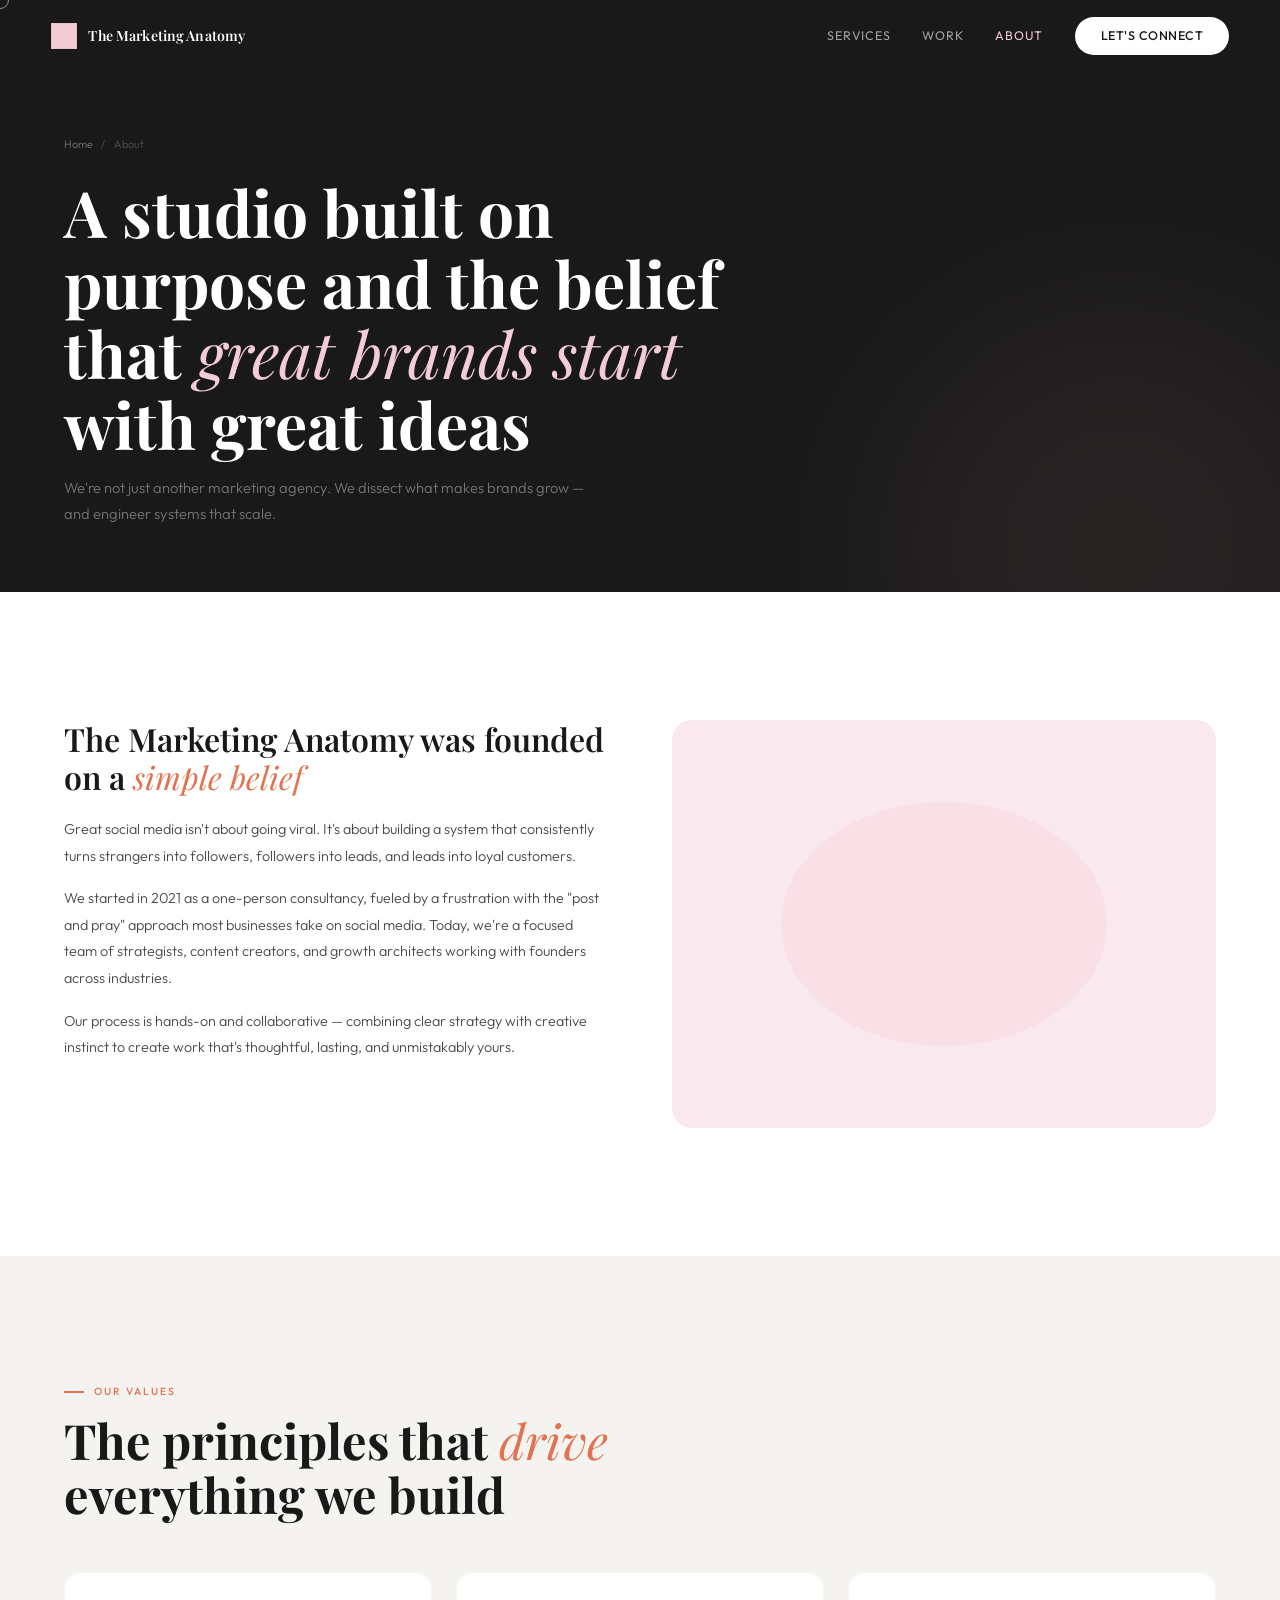
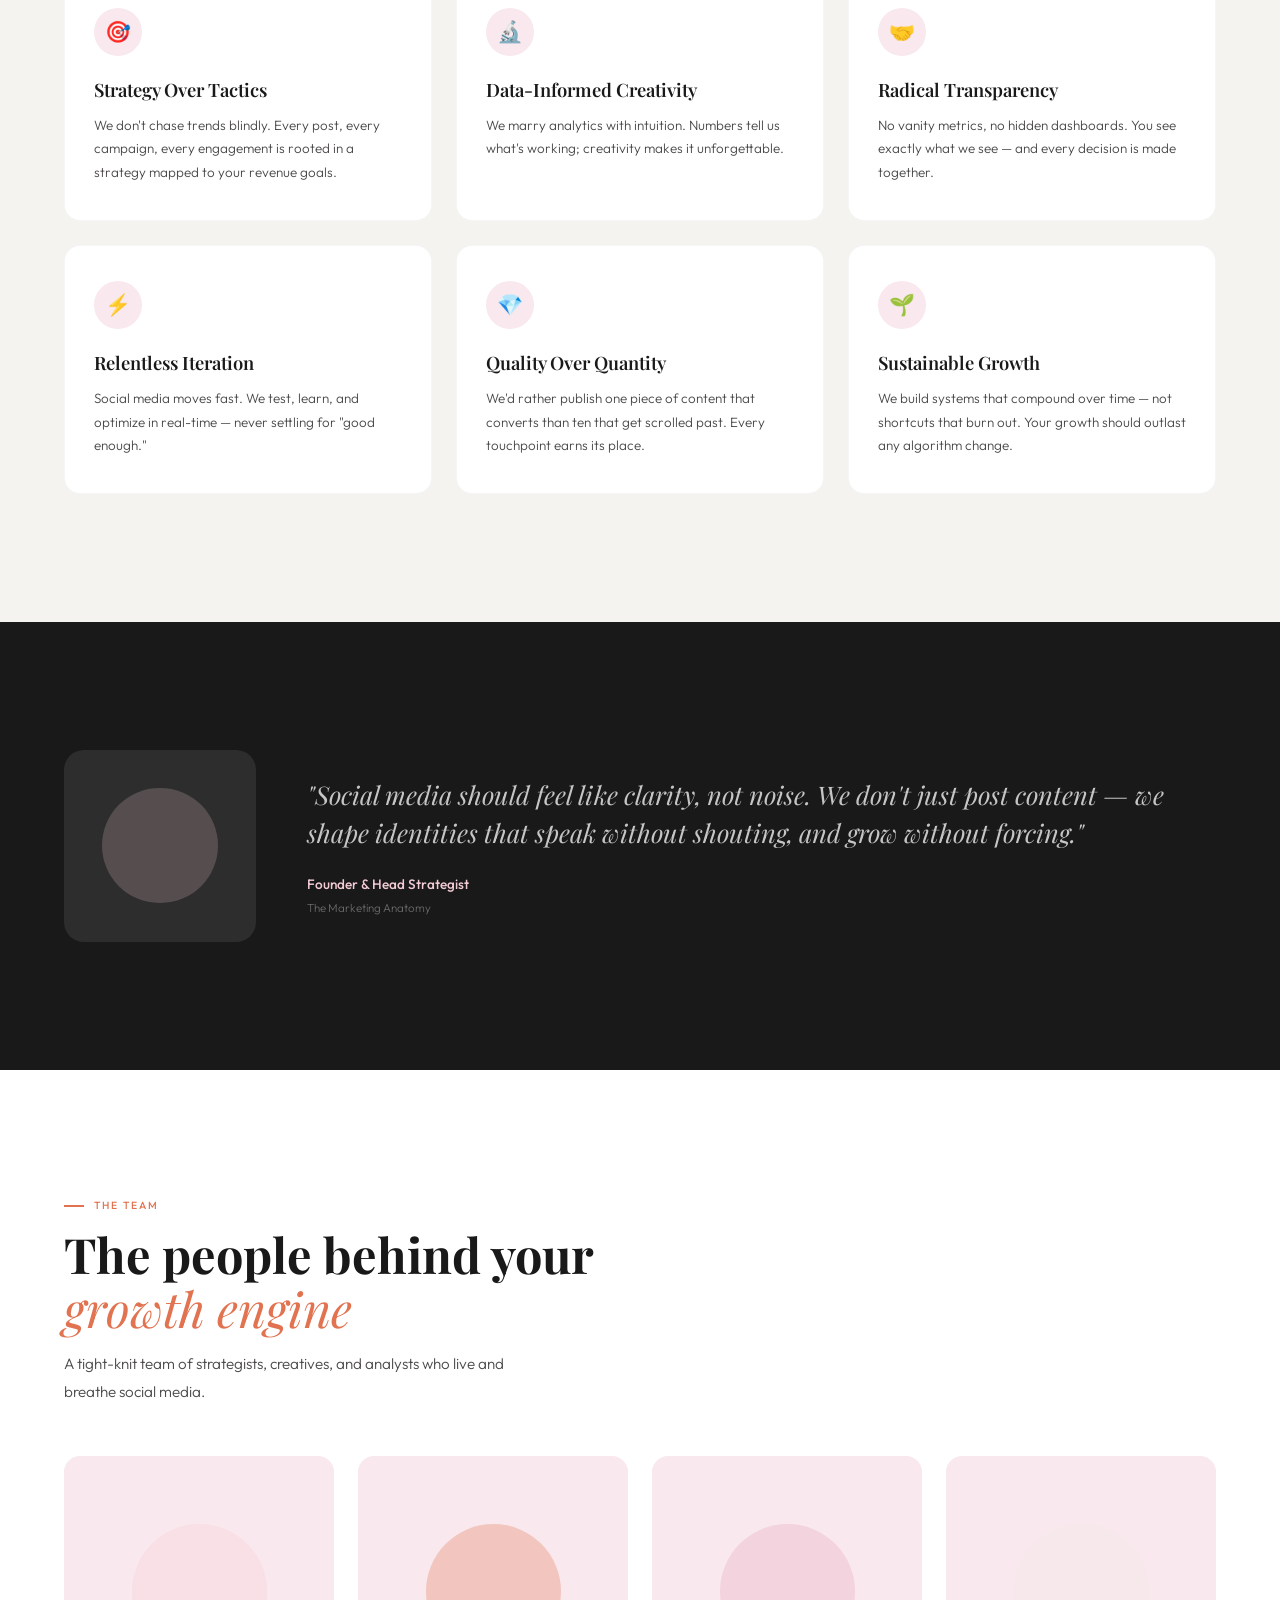
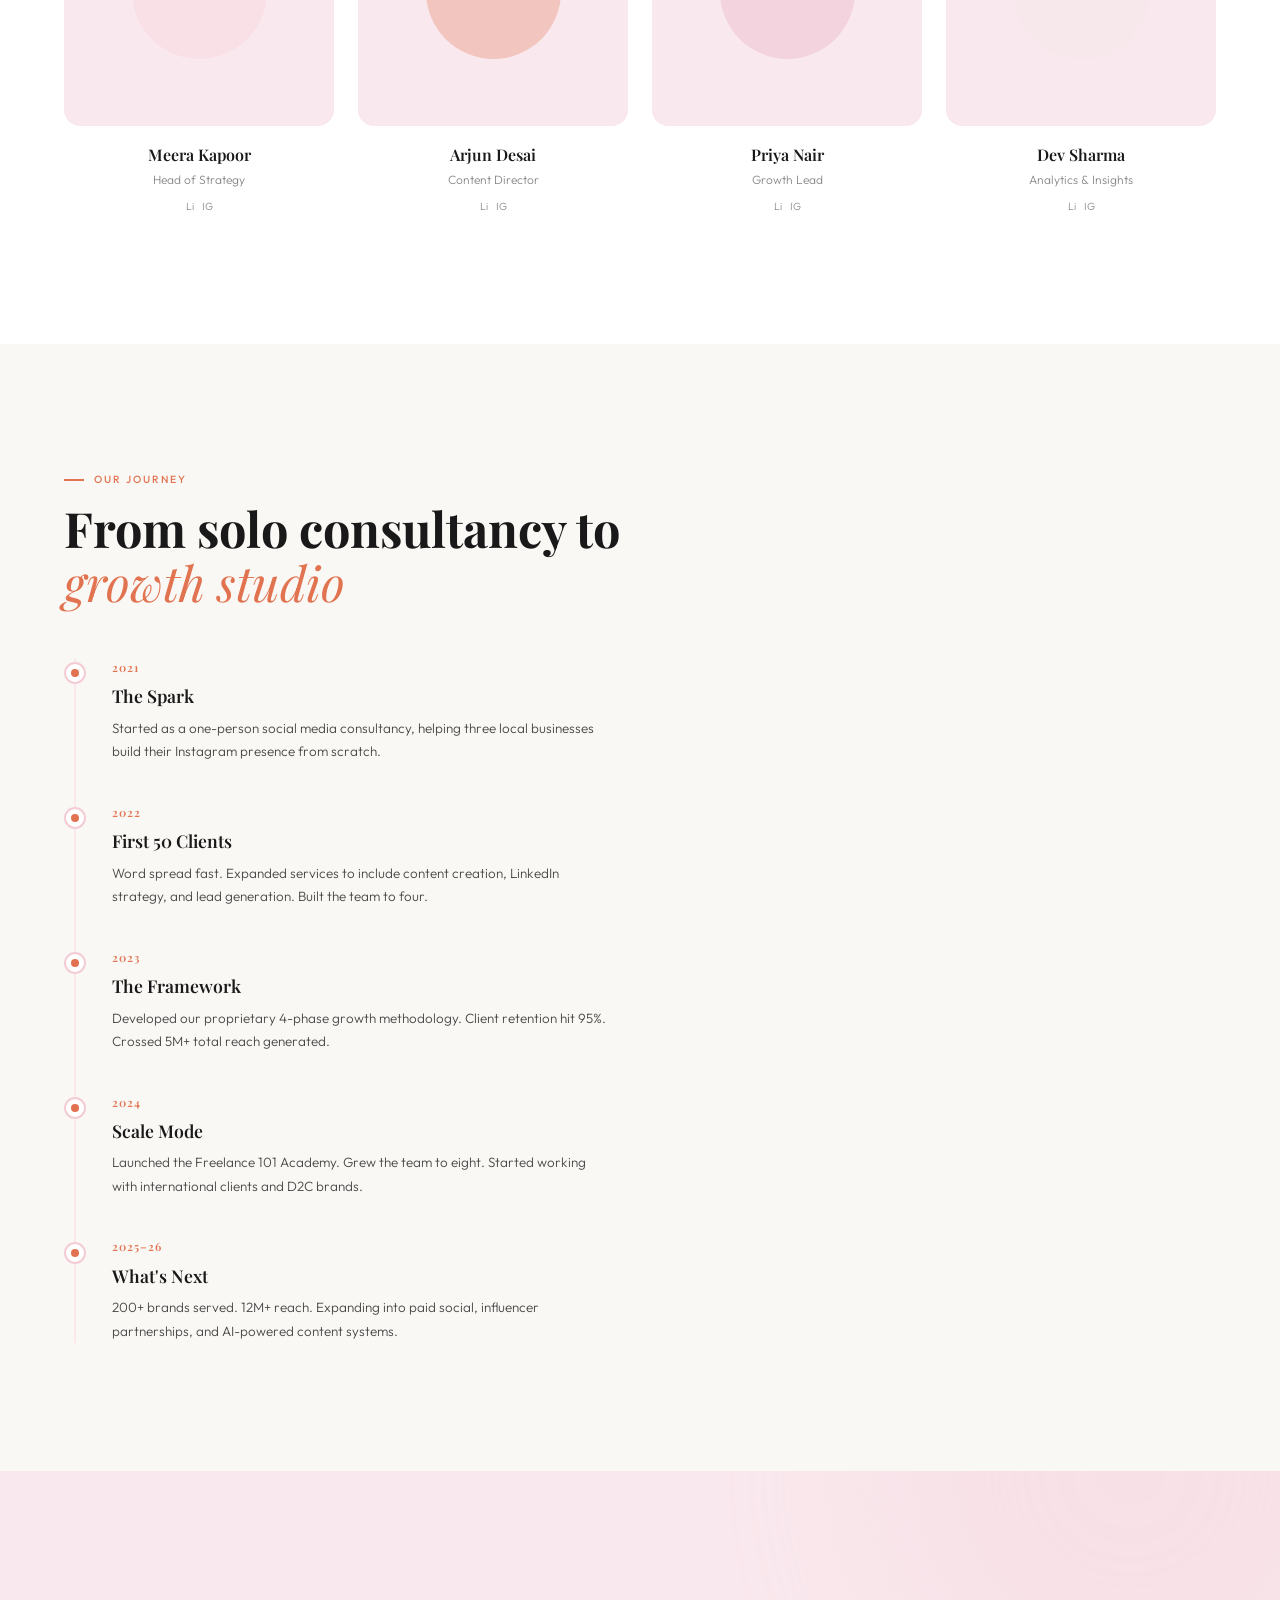
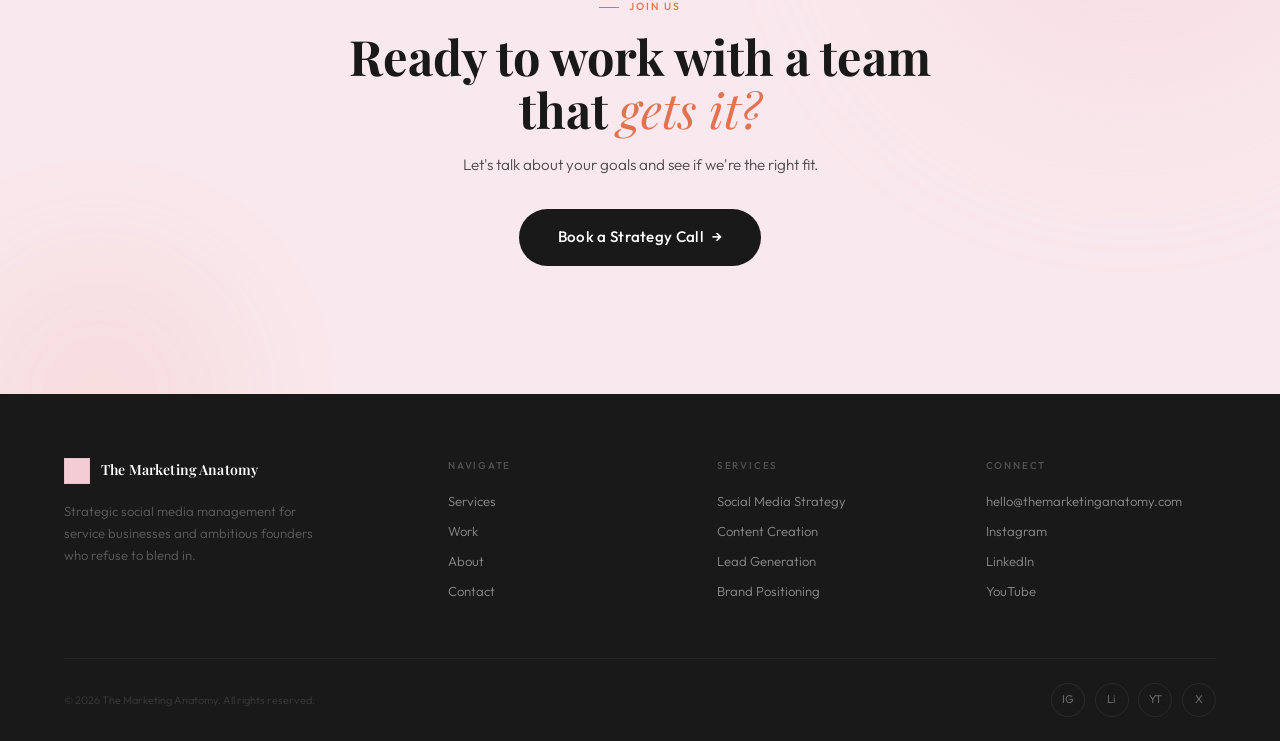
<file: manatomy/about.html>
<!DOCTYPE html>
<html lang="en">
<head>
    <meta charset="UTF-8">
    <meta name="viewport" content="width=device-width, initial-scale=1.0">
    <meta name="description" content="About The Marketing Anatomy — Our story, values, and the team behind your social media growth.">
    <meta name="theme-color" content="#1a1919">
    <title>About — The Marketing Anatomy</title>
    <link rel="preconnect" href="https://fonts.googleapis.com">
    <link rel="preconnect" href="https://fonts.gstatic.com" crossorigin>
    <link href="https://fonts.googleapis.com/css2?family=Outfit:wght@200;300;400;500;600;700&family=Playfair+Display:ital,wght@0,400;0,500;0,600;0,700;1,400;1,500&display=swap" rel="stylesheet">
    <link rel="stylesheet" href="css/styles.css">
</head>
<body>

    <!-- LOADER -->
    <div class="loader" id="loader">
        <div class="loader-icon"></div>
        <div class="loader-text">Loading Experience</div>
    </div>

    <!-- NAV -->
    <nav class="nav" id="nav">
        <a href="index.html" class="nav-logo">
            <div class="nav-logo-mark"></div>
            <span class="nav-logo-text">The Marketing Anatomy</span>
        </a>
        <div class="nav-menu">
            <a href="services.html" class="nav-link">Services</a>
            <a href="work.html" class="nav-link">Work</a>
            <a href="about.html" class="nav-link" style="opacity:1;color:var(--pink)">About</a>
            <a href="contact.html" class="nav-cta-btn" data-magnetic>Let's Connect</a>
        </div>
        <button class="nav-hamburger" id="hamburger" aria-label="Toggle menu">
            <span></span><span></span><span></span>
        </button>
    </nav>
    <div class="mobile-overlay" id="mobileOverlay">
        <a href="index.html">Home</a>
        <a href="services.html">Services</a>
        <a href="work.html">Work</a>
        <a href="about.html">About</a>
        <a href="contact.html">Let's Connect</a>
    </div>

    <!-- PAGE HERO -->
    <section class="page-hero">
        <div class="container">
            <div class="page-hero-breadcrumb" data-hero-anim="0">
                <a href="index.html">Home</a> <span>/</span> About
            </div>
            <h1 data-hero-anim="100">A studio built on purpose and the belief that <em>great brands start</em> with great ideas</h1>
            <p class="page-hero-desc" data-hero-anim="200">We're not just another marketing agency. We dissect what makes brands grow — and engineer systems that scale.</p>
        </div>
    </section>

    <!-- STORY -->
    <section class="section story">
        <div class="container">
            <div class="story-grid">
                <div class="story-text" data-reveal>
                    <h2>The Marketing Anatomy was founded on a <em>simple belief</em></h2>
                    <p>Great social media isn't about going viral. It's about building a system that consistently turns strangers into followers, followers into leads, and leads into loyal customers.</p>
                    <p>We started in 2021 as a one-person consultancy, fueled by a frustration with the "post and pray" approach most businesses take on social media. Today, we're a focused team of strategists, content creators, and growth architects working with founders across industries.</p>
                    <p>Our process is hands-on and collaborative — combining clear strategy with creative instinct to create work that's thoughtful, lasting, and unmistakably yours.</p>
                </div>
                <div class="story-visual" data-reveal="right">
                    <div class="story-visual-shape"></div>
                </div>
            </div>
        </div>
    </section>

    <!-- VALUES -->
    <section class="section values">
        <div class="container">
            <div class="section-header" data-reveal>
                <div class="section-label">Our Values</div>
                <h2 class="section-title">The principles that <em>drive</em> everything we build</h2>
            </div>
            <div class="values-grid" data-stagger>
                <div class="value-card">
                    <div class="value-icon">🎯</div>
                    <h3>Strategy Over Tactics</h3>
                    <p>We don't chase trends blindly. Every post, every campaign, every engagement is rooted in a strategy mapped to your revenue goals.</p>
                </div>
                <div class="value-card">
                    <div class="value-icon">🔬</div>
                    <h3>Data-Informed Creativity</h3>
                    <p>We marry analytics with intuition. Numbers tell us what's working; creativity makes it unforgettable.</p>
                </div>
                <div class="value-card">
                    <div class="value-icon">🤝</div>
                    <h3>Radical Transparency</h3>
                    <p>No vanity metrics, no hidden dashboards. You see exactly what we see — and every decision is made together.</p>
                </div>
                <div class="value-card">
                    <div class="value-icon">⚡</div>
                    <h3>Relentless Iteration</h3>
                    <p>Social media moves fast. We test, learn, and optimize in real-time — never settling for "good enough."</p>
                </div>
                <div class="value-card">
                    <div class="value-icon">💎</div>
                    <h3>Quality Over Quantity</h3>
                    <p>We'd rather publish one piece of content that converts than ten that get scrolled past. Every touchpoint earns its place.</p>
                </div>
                <div class="value-card">
                    <div class="value-icon">🌱</div>
                    <h3>Sustainable Growth</h3>
                    <p>We build systems that compound over time — not shortcuts that burn out. Your growth should outlast any algorithm change.</p>
                </div>
            </div>
        </div>
    </section>

    <!-- FOUNDER QUOTE -->
    <section class="section founder-quote">
        <div class="container">
            <div class="fq-layout" data-reveal>
                <div class="fq-photo">
                    <div class="fq-photo-shape"></div>
                </div>
                <div class="fq-text">
                    <blockquote>"Social media should feel like clarity, not noise. We don't just post content — we shape identities that speak without shouting, and grow without forcing."</blockquote>
                    <cite>
                        Founder &amp; Head Strategist
                        <span>The Marketing Anatomy</span>
                    </cite>
                </div>
            </div>
        </div>
    </section>

    <!-- TEAM -->
    <section class="section team">
        <div class="container">
            <div class="section-header" data-reveal>
                <div class="section-label">The Team</div>
                <h2 class="section-title">The people behind your <em>growth engine</em></h2>
                <p class="section-desc">A tight-knit team of strategists, creatives, and analysts who live and breathe social media.</p>
            </div>
            <div class="team-grid" data-stagger>
                <div class="team-card">
                    <div class="team-photo"><div class="team-photo-shape" style="background:var(--pink)"></div></div>
                    <h3>Meera Kapoor</h3>
                    <p>Head of Strategy</p>
                    <div class="team-socials"><a href="#">Li</a> <a href="#">IG</a></div>
                </div>
                <div class="team-card">
                    <div class="team-photo"><div class="team-photo-shape" style="background:var(--coral)"></div></div>
                    <h3>Arjun Desai</h3>
                    <p>Content Director</p>
                    <div class="team-socials"><a href="#">Li</a> <a href="#">IG</a></div>
                </div>
                <div class="team-card">
                    <div class="team-photo"><div class="team-photo-shape" style="background:var(--pink-deep)"></div></div>
                    <h3>Priya Nair</h3>
                    <p>Growth Lead</p>
                    <div class="team-socials"><a href="#">Li</a> <a href="#">IG</a></div>
                </div>
                <div class="team-card">
                    <div class="team-photo"><div class="team-photo-shape" style="background:var(--cream)"></div></div>
                    <h3>Dev Sharma</h3>
                    <p>Analytics &amp; Insights</p>
                    <div class="team-socials"><a href="#">Li</a> <a href="#">IG</a></div>
                </div>
            </div>
        </div>
    </section>

    <!-- TIMELINE -->
    <section class="section timeline">
        <div class="container">
            <div class="section-header" data-reveal>
                <div class="section-label">Our Journey</div>
                <h2 class="section-title">From solo consultancy to <em>growth studio</em></h2>
            </div>
            <div class="timeline-track" data-reveal>
                <div class="tl-item">
                    <div class="tl-dot"></div>
                    <div class="tl-year">2021</div>
                    <h3>The Spark</h3>
                    <p>Started as a one-person social media consultancy, helping three local businesses build their Instagram presence from scratch.</p>
                </div>
                <div class="tl-item">
                    <div class="tl-dot"></div>
                    <div class="tl-year">2022</div>
                    <h3>First 50 Clients</h3>
                    <p>Word spread fast. Expanded services to include content creation, LinkedIn strategy, and lead generation. Built the team to four.</p>
                </div>
                <div class="tl-item">
                    <div class="tl-dot"></div>
                    <div class="tl-year">2023</div>
                    <h3>The Framework</h3>
                    <p>Developed our proprietary 4-phase growth methodology. Client retention hit 95%. Crossed 5M+ total reach generated.</p>
                </div>
                <div class="tl-item">
                    <div class="tl-dot"></div>
                    <div class="tl-year">2024</div>
                    <h3>Scale Mode</h3>
                    <p>Launched the Freelance 101 Academy. Grew the team to eight. Started working with international clients and D2C brands.</p>
                </div>
                <div class="tl-item">
                    <div class="tl-dot"></div>
                    <div class="tl-year">2025–26</div>
                    <h3>What's Next</h3>
                    <p>200+ brands served. 12M+ reach. Expanding into paid social, influencer partnerships, and AI-powered content systems.</p>
                </div>
            </div>
        </div>
    </section>

    <!-- CTA -->
    <section class="section cta-section">
        <div class="container">
            <div class="section-label" style="justify-content:center" data-reveal>Join Us</div>
            <h2 class="section-title" style="margin:0 auto;text-align:center" data-reveal>Ready to work with a team that <em>gets it?</em></h2>
            <p class="cta-sub" data-reveal>Let's talk about your goals and see if we're the right fit.</p>
            <div style="text-align:center;position:relative;z-index:1" data-reveal>
                <a href="contact.html" class="btn btn--dark" style="font-size:0.95rem;padding:1rem 2.4rem" data-magnetic>
                    Book a Strategy Call <span class="btn-arrow">→</span>
                </a>
            </div>
        </div>
    </section>

    <!-- FOOTER -->
    <footer class="footer">
        <div class="container">
            <div class="footer-grid">
                <div class="footer-brand">
                    <a href="index.html" class="nav-logo">
                        <div class="nav-logo-mark"></div>
                        <span class="nav-logo-text" style="color:var(--white)">The Marketing Anatomy</span>
                    </a>
                    <p>Strategic social media management for service businesses and ambitious founders who refuse to blend in.</p>
                </div>
                <div class="footer-col">
                    <h4>Navigate</h4>
                    <a href="services.html">Services</a>
                    <a href="work.html">Work</a>
                    <a href="about.html">About</a>
                    <a href="contact.html">Contact</a>
                </div>
                <div class="footer-col">
                    <h4>Services</h4>
                    <a href="services.html#strategy">Social Media Strategy</a>
                    <a href="services.html#content">Content Creation</a>
                    <a href="services.html#leads">Lead Generation</a>
                    <a href="services.html#positioning">Brand Positioning</a>
                </div>
                <div class="footer-col">
                    <h4>Connect</h4>
                    <a href="mailto:hello@themarketinganatomy.com">hello@themarketinganatomy.com</a>
                    <a href="#">Instagram</a>
                    <a href="#">LinkedIn</a>
                    <a href="#">YouTube</a>
                </div>
            </div>
            <div class="footer-bottom">
                <p class="footer-copy">© 2026 The Marketing Anatomy. All rights reserved.</p>
                <div class="footer-socials">
                    <a href="#" class="footer-social" aria-label="Instagram">IG</a>
                    <a href="#" class="footer-social" aria-label="LinkedIn">Li</a>
                    <a href="#" class="footer-social" aria-label="YouTube">YT</a>
                    <a href="#" class="footer-social" aria-label="Twitter/X">X</a>
                </div>
            </div>
        </div>
    </footer>
    <script src="js/main.js"></script>
</body>
</html>
</file>
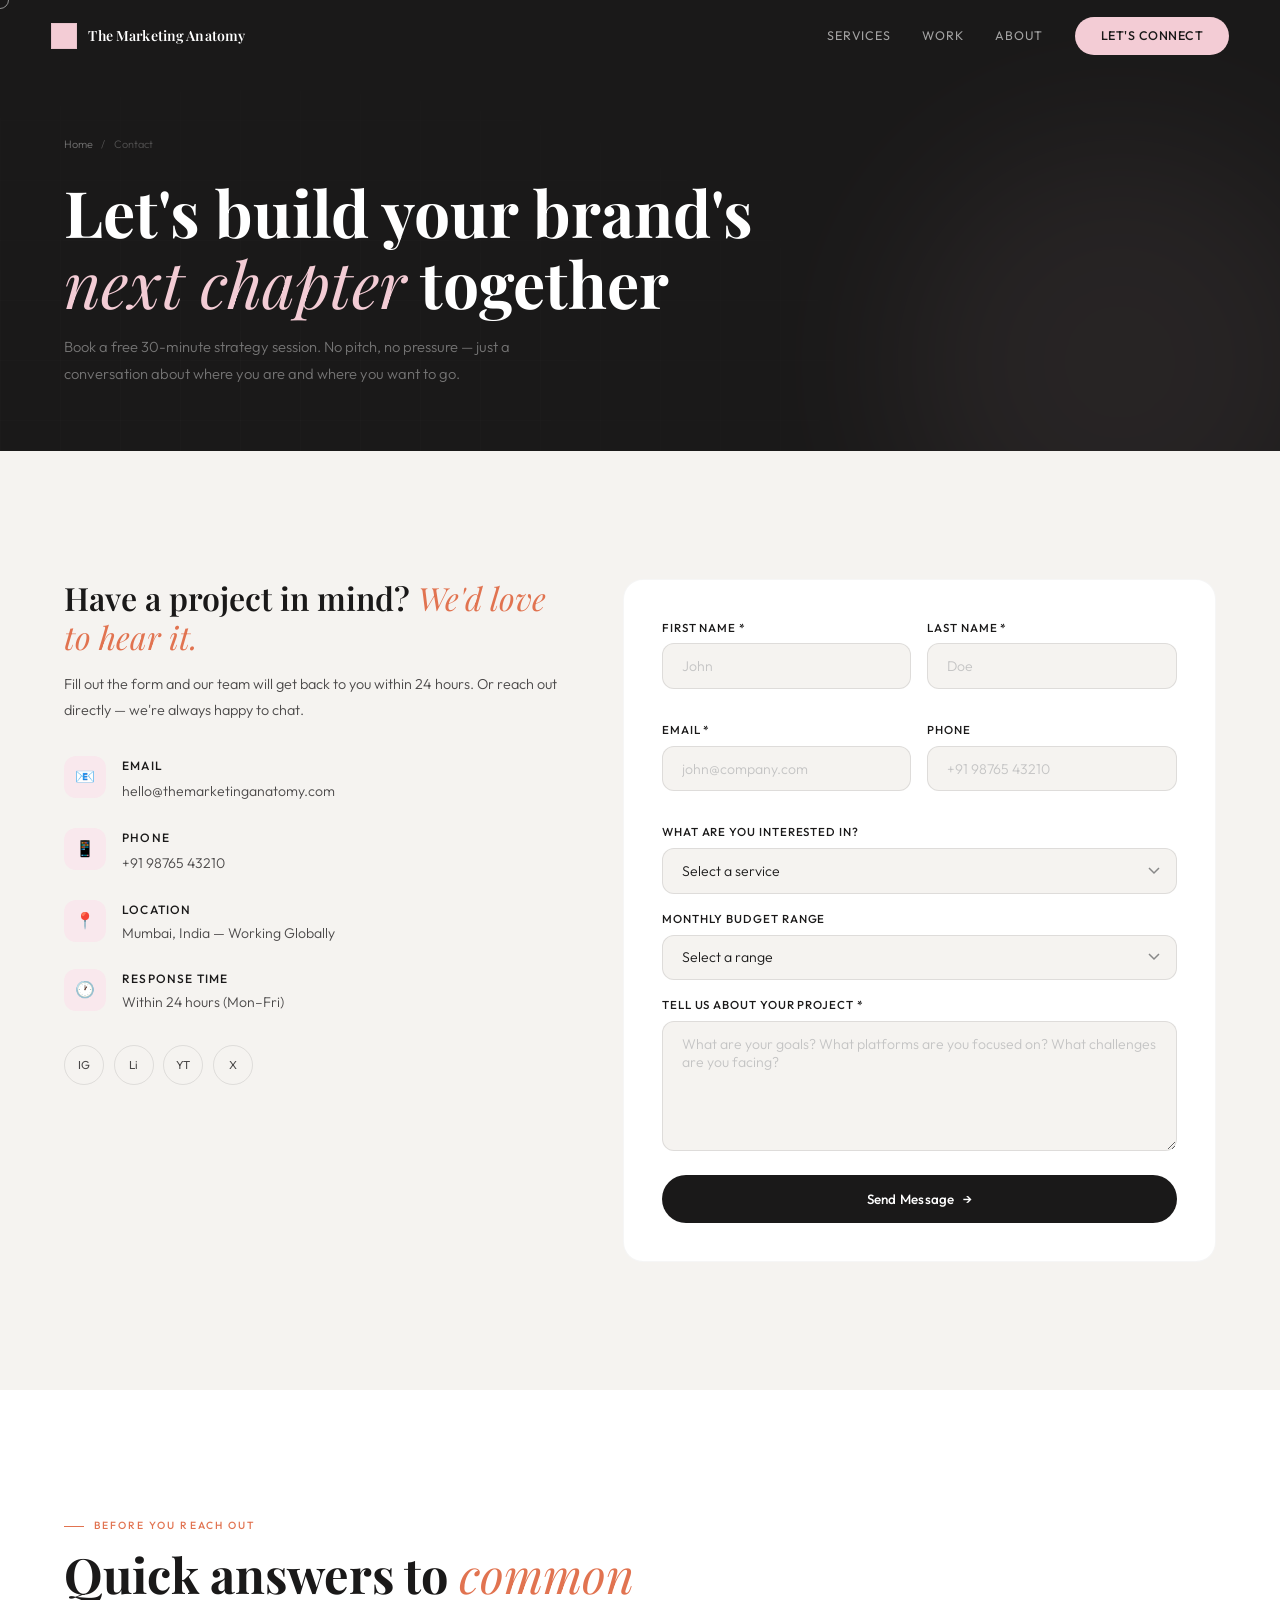
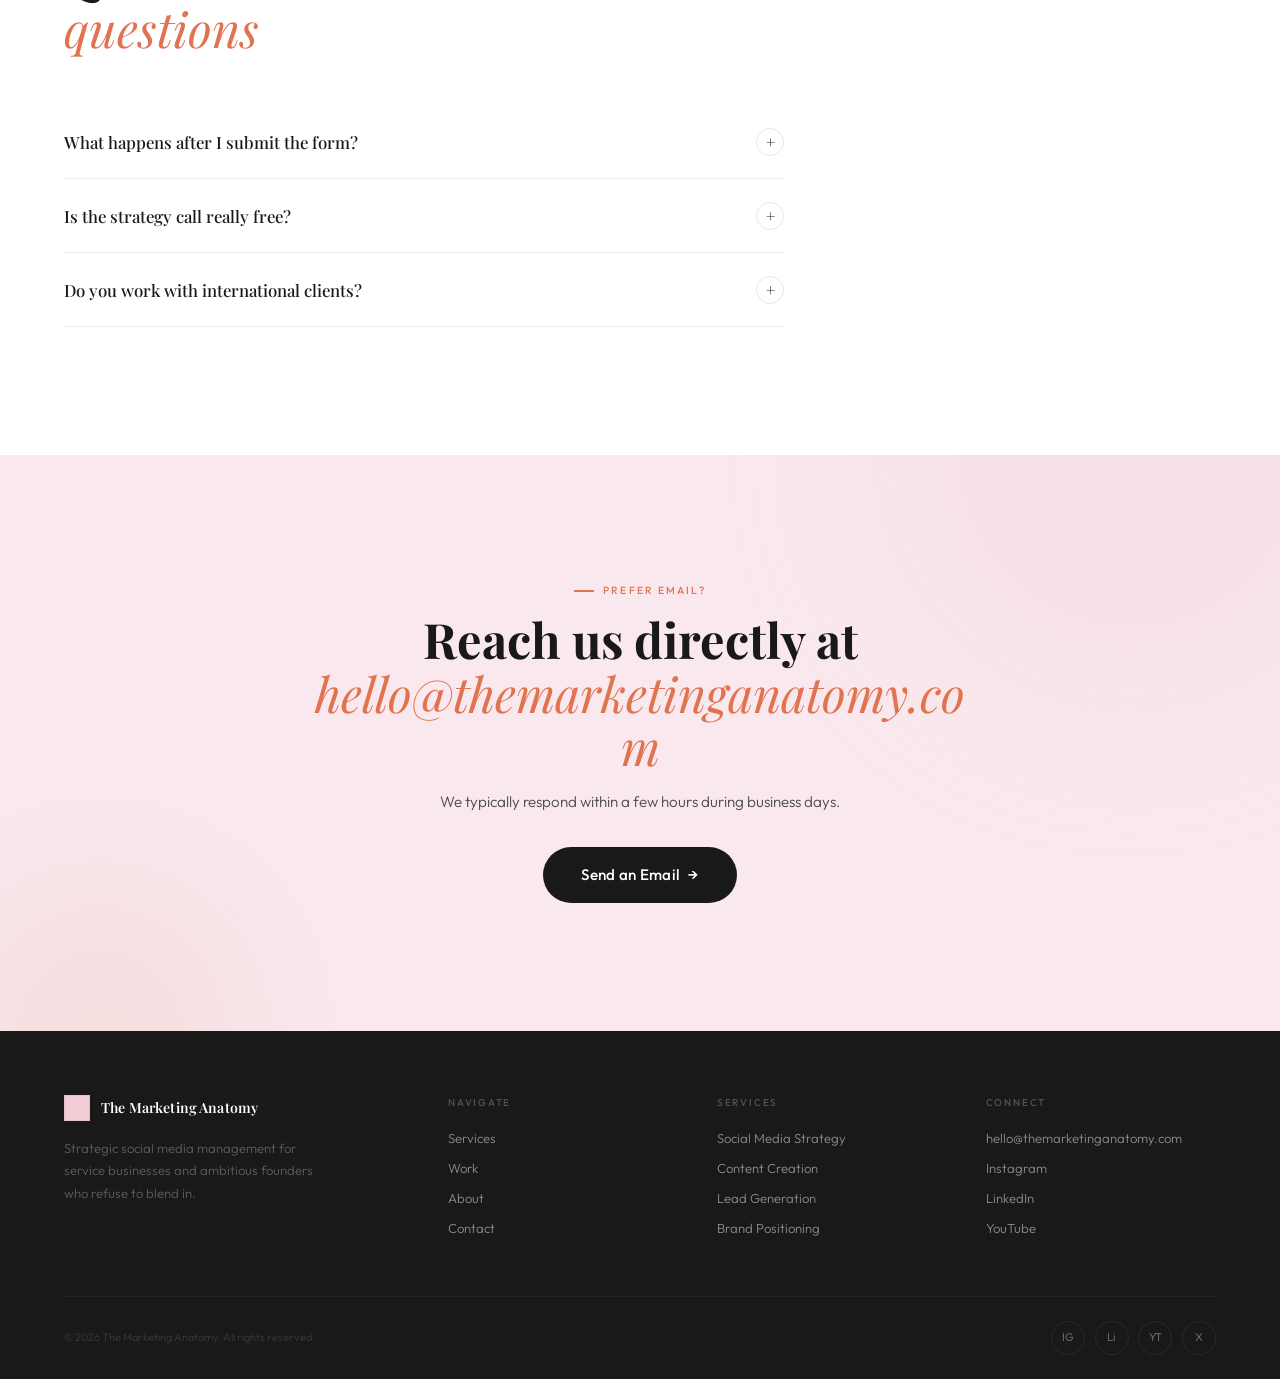
<file: manatomy/contact.html>
<!DOCTYPE html>
<html lang="en">
<head>
    <meta charset="UTF-8">
    <meta name="viewport" content="width=device-width, initial-scale=1.0">
    <meta name="description" content="Get in touch — Book a free strategy session with The Marketing Anatomy.">
    <meta name="theme-color" content="#1a1919">
    <title>Contact — The Marketing Anatomy</title>
    <link rel="preconnect" href="https://fonts.googleapis.com">
    <link rel="preconnect" href="https://fonts.gstatic.com" crossorigin>
    <link href="https://fonts.googleapis.com/css2?family=Outfit:wght@200;300;400;500;600;700&family=Playfair+Display:ital,wght@0,400;0,500;0,600;0,700;1,400;1,500&display=swap" rel="stylesheet">
    <link rel="stylesheet" href="css/styles.css">
</head>
<body>

    <div class="loader" id="loader"><div class="loader-icon"></div><div class="loader-text">Loading Experience</div></div>

    <!-- NAV -->
    <nav class="nav" id="nav">
        <a href="index.html" class="nav-logo"><div class="nav-logo-mark"></div><span class="nav-logo-text">The Marketing Anatomy</span></a>
        <div class="nav-menu">
            <a href="services.html" class="nav-link">Services</a>
            <a href="work.html" class="nav-link">Work</a>
            <a href="about.html" class="nav-link">About</a>
            <a href="contact.html" class="nav-cta-btn" data-magnetic style="background:var(--pink)">Let's Connect</a>
        </div>
        <button class="nav-hamburger" id="hamburger" aria-label="Toggle menu"><span></span><span></span><span></span></button>
    </nav>
    <div class="mobile-overlay" id="mobileOverlay">
        <a href="index.html">Home</a><a href="services.html">Services</a><a href="work.html">Work</a><a href="about.html">About</a><a href="contact.html">Let's Connect</a>
    </div>

    <!-- PAGE HERO -->
    <section class="page-hero">
        <div class="container">
            <div class="page-hero-breadcrumb" data-hero-anim="0"><a href="index.html">Home</a> <span>/</span> Contact</div>
            <h1 data-hero-anim="100">Let's build your brand's <em>next chapter</em> together</h1>
            <p class="page-hero-desc" data-hero-anim="200">Book a free 30-minute strategy session. No pitch, no pressure — just a conversation about where you are and where you want to go.</p>
        </div>
    </section>

    <!-- CONTACT SECTION -->
    <section class="section" style="background:var(--bg)">
        <div class="container">
            <div class="contact-layout">
                <!-- Left: Info -->
                <div class="contact-info" data-reveal>
                    <h2>Have a project in mind? <em>We'd love to hear it.</em></h2>
                    <p>Fill out the form and our team will get back to you within 24 hours. Or reach out directly — we're always happy to chat.</p>

                    <div class="contact-detail">
                        <div class="cd-icon">📧</div>
                        <div class="cd-text">
                            <h4>Email</h4>
                            <a href="mailto:hello@themarketinganatomy.com">hello@themarketinganatomy.com</a>
                        </div>
                    </div>
                    <div class="contact-detail">
                        <div class="cd-icon">📱</div>
                        <div class="cd-text">
                            <h4>Phone</h4>
                            <a href="tel:+919876543210">+91 98765 43210</a>
                        </div>
                    </div>
                    <div class="contact-detail">
                        <div class="cd-icon">📍</div>
                        <div class="cd-text">
                            <h4>Location</h4>
                            <p>Mumbai, India — Working Globally</p>
                        </div>
                    </div>
                    <div class="contact-detail">
                        <div class="cd-icon">🕐</div>
                        <div class="cd-text">
                            <h4>Response Time</h4>
                            <p>Within 24 hours (Mon–Fri)</p>
                        </div>
                    </div>

                    <div class="contact-socials">
                        <a href="#" aria-label="Instagram">IG</a>
                        <a href="#" aria-label="LinkedIn">Li</a>
                        <a href="#" aria-label="YouTube">YT</a>
                        <a href="#" aria-label="Twitter/X">X</a>
                    </div>
                </div>

                <!-- Right: Form -->
                <div class="contact-form" data-reveal="right" id="contactFormWrap">
                    <form id="contactForm">
                        <div class="form-row">
                            <div class="form-group">
                                <label for="fname">First Name *</label>
                                <input type="text" id="fname" class="form-input" placeholder="John" required>
                            </div>
                            <div class="form-group">
                                <label for="lname">Last Name *</label>
                                <input type="text" id="lname" class="form-input" placeholder="Doe" required>
                            </div>
                        </div>
                        <div class="form-row">
                            <div class="form-group">
                                <label for="email">Email *</label>
                                <input type="email" id="email" class="form-input" placeholder="john@company.com" required>
                            </div>
                            <div class="form-group">
                                <label for="phone">Phone</label>
                                <input type="tel" id="phone" class="form-input" placeholder="+91 98765 43210">
                            </div>
                        </div>
                        <div class="form-group">
                            <label for="service">What are you interested in?</label>
                            <select id="service" class="form-select">
                                <option value="">Select a service</option>
                                <option>Social Media Strategy</option>
                                <option>Content Creation</option>
                                <option>Growth & Engagement</option>
                                <option>Lead Generation</option>
                                <option>Brand Positioning</option>
                                <option>Full Social Media Management</option>
                                <option>Not sure — need guidance</option>
                            </select>
                        </div>
                        <div class="form-group">
                            <label for="budget">Monthly Budget Range</label>
                            <select id="budget" class="form-select">
                                <option value="">Select a range</option>
                                <option>Under $1,000</option>
                                <option>$1,000 – $2,500</option>
                                <option>$2,500 – $5,000</option>
                                <option>$5,000+</option>
                            </select>
                        </div>
                        <div class="form-group">
                            <label for="message">Tell us about your project *</label>
                            <textarea id="message" class="form-textarea" placeholder="What are your goals? What platforms are you focused on? What challenges are you facing?" required></textarea>
                        </div>
                        <button type="submit" class="btn btn--dark" style="width:100%;justify-content:center;padding:1rem 2rem">
                            Send Message <span class="btn-arrow">→</span>
                        </button>
                    </form>
                </div>
            </div>
        </div>
    </section>

    <!-- FAQ MINI -->
    <section class="section faq" style="background:var(--white)">
        <div class="container">
            <div class="section-header" data-reveal>
                <div class="section-label">Before You Reach Out</div>
                <h2 class="section-title">Quick answers to <em>common questions</em></h2>
            </div>
            <div class="faq-list" data-reveal>
                <div class="faq-item">
                    <button class="faq-question" onclick="this.parentElement.classList.toggle('open')">
                        What happens after I submit the form?
                        <span class="faq-icon">+</span>
                    </button>
                    <div class="faq-answer"><p>You'll receive a confirmation email within minutes. A team member will review your submission and reach out within 24 hours to schedule a free 30-minute strategy call.</p></div>
                </div>
                <div class="faq-item">
                    <button class="faq-question" onclick="this.parentElement.classList.toggle('open')">
                        Is the strategy call really free?
                        <span class="faq-icon">+</span>
                    </button>
                    <div class="faq-answer"><p>Yes, 100%. The call is a genuine consultation where we assess your current social presence, discuss your goals, and recommend a path forward — whether that includes working with us or not.</p></div>
                </div>
                <div class="faq-item">
                    <button class="faq-question" onclick="this.parentElement.classList.toggle('open')">
                        Do you work with international clients?
                        <span class="faq-icon">+</span>
                    </button>
                    <div class="faq-answer"><p>Absolutely. We're based in Mumbai but work with clients globally. All meetings happen over Zoom/Google Meet, and we adjust to your timezone for calls and check-ins.</p></div>
                </div>
            </div>
        </div>
    </section>

    <!-- CTA -->
    <section class="section cta-section">
        <div class="container">
            <div class="section-label" style="justify-content:center" data-reveal>Prefer Email?</div>
            <h2 class="section-title" style="margin:0 auto;text-align:center" data-reveal>Reach us directly at <em>hello@themarketinganatomy.com</em></h2>
            <p class="cta-sub" data-reveal>We typically respond within a few hours during business days.</p>
            <div style="text-align:center;position:relative;z-index:1" data-reveal>
                <a href="mailto:hello@themarketinganatomy.com" class="btn btn--dark" style="font-size:0.95rem;padding:1rem 2.4rem" data-magnetic>Send an Email <span class="btn-arrow">→</span></a>
            </div>
        </div>
    </section>

    <!-- FOOTER -->
    <footer class="footer">
        <div class="container">
            <div class="footer-grid">
                <div class="footer-brand">
                    <a href="index.html" class="nav-logo"><div class="nav-logo-mark"></div><span class="nav-logo-text" style="color:var(--white)">The Marketing Anatomy</span></a>
                    <p>Strategic social media management for service businesses and ambitious founders who refuse to blend in.</p>
                </div>
                <div class="footer-col"><h4>Navigate</h4><a href="services.html">Services</a><a href="work.html">Work</a><a href="about.html">About</a><a href="contact.html">Contact</a></div>
                <div class="footer-col"><h4>Services</h4><a href="services.html#strategy">Social Media Strategy</a><a href="services.html#content">Content Creation</a><a href="services.html#leads">Lead Generation</a><a href="services.html#positioning">Brand Positioning</a></div>
                <div class="footer-col"><h4>Connect</h4><a href="mailto:hello@themarketinganatomy.com">hello@themarketinganatomy.com</a><a href="#">Instagram</a><a href="#">LinkedIn</a><a href="#">YouTube</a></div>
            </div>
            <div class="footer-bottom">
                <p class="footer-copy">© 2026 The Marketing Anatomy. All rights reserved.</p>
                <div class="footer-socials"><a href="#" class="footer-social">IG</a><a href="#" class="footer-social">Li</a><a href="#" class="footer-social">YT</a><a href="#" class="footer-social">X</a></div>
            </div>
        </div>
    </footer>
    <script src="js/main.js"></script>
    <script>
        // Contact form handler
        document.getElementById('contactForm').addEventListener('submit', function(e) {
            e.preventDefault();
            const wrap = document.getElementById('contactFormWrap');
            wrap.innerHTML = '<div class="form-success"><h3>Message sent!</h3><p>Thanks for reaching out. We\'ll get back to you within 24 hours with next steps.</p><br><a href="index.html" class="btn btn--dark">Back to Home <span class="btn-arrow">→</span></a></div>';
            wrap.scrollIntoView({ behavior: 'smooth', block: 'center' });
        });
    </script>
</body>
</html>
</file>
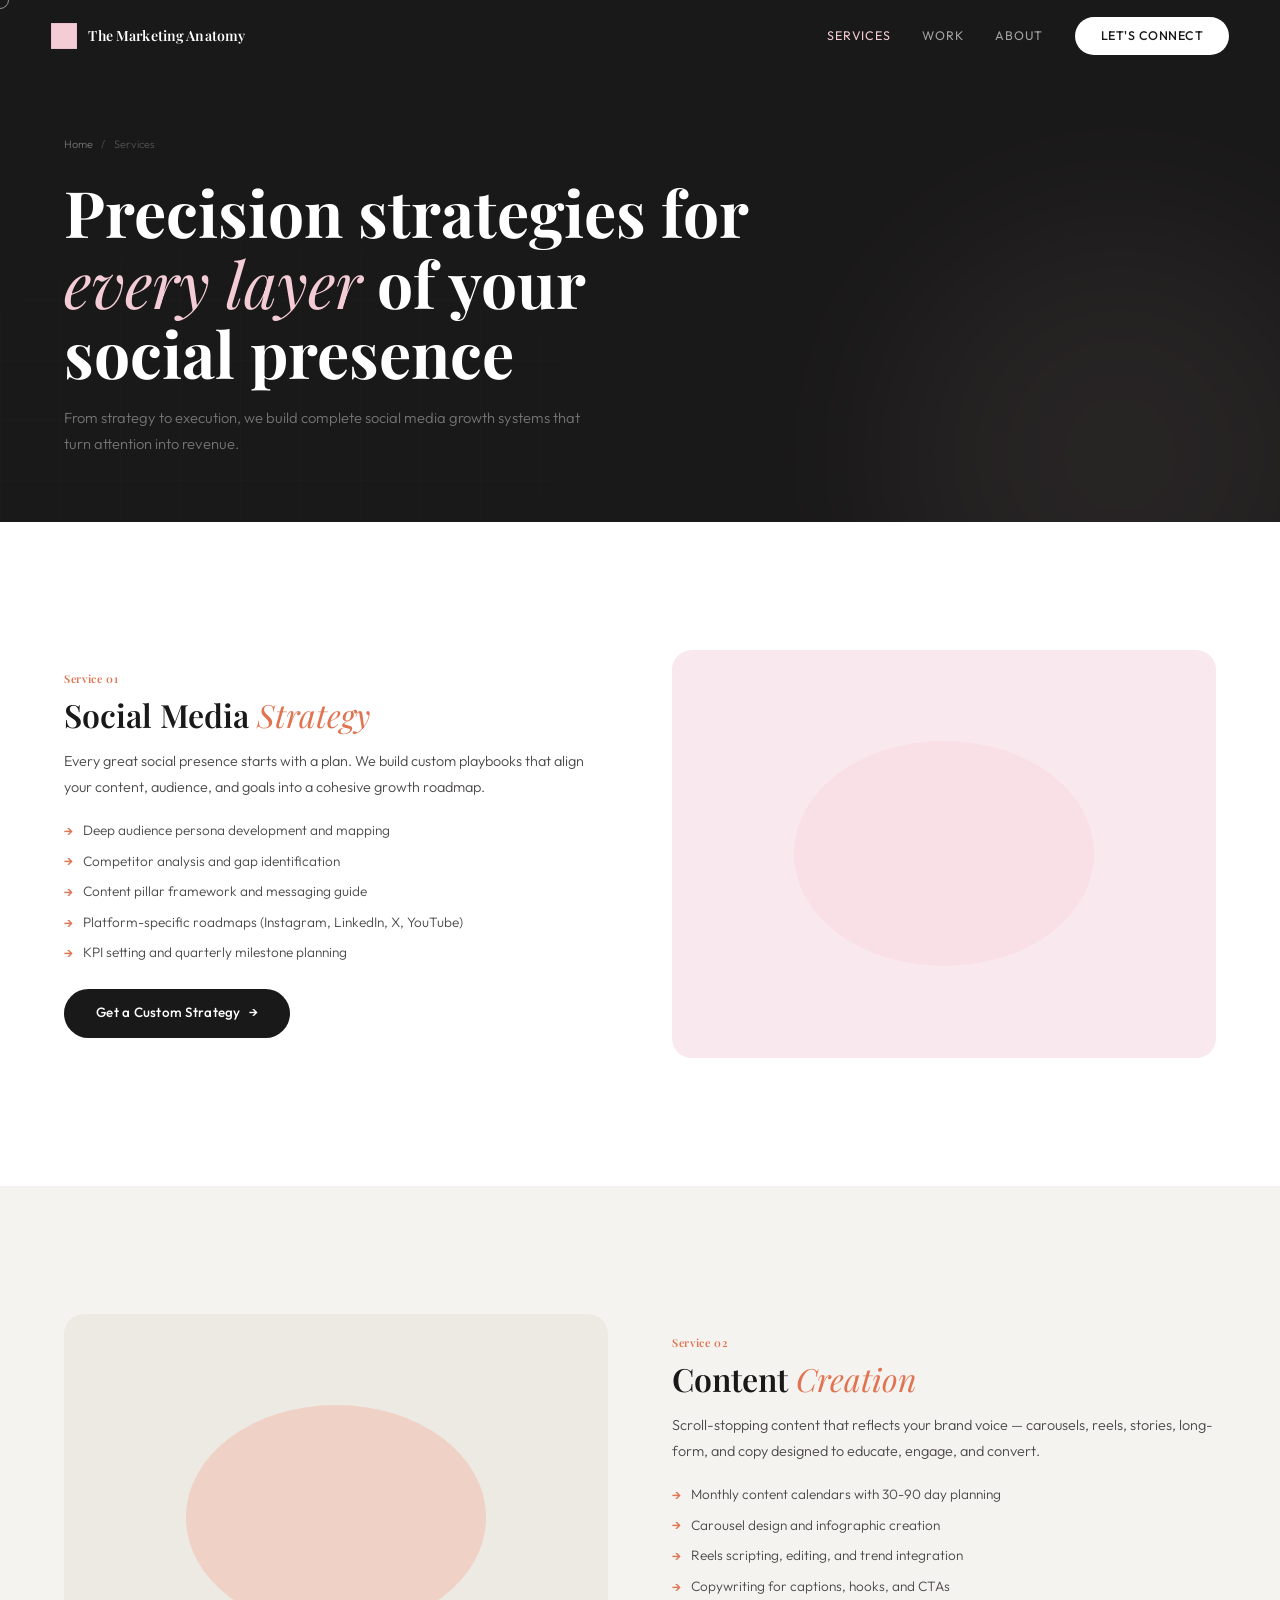
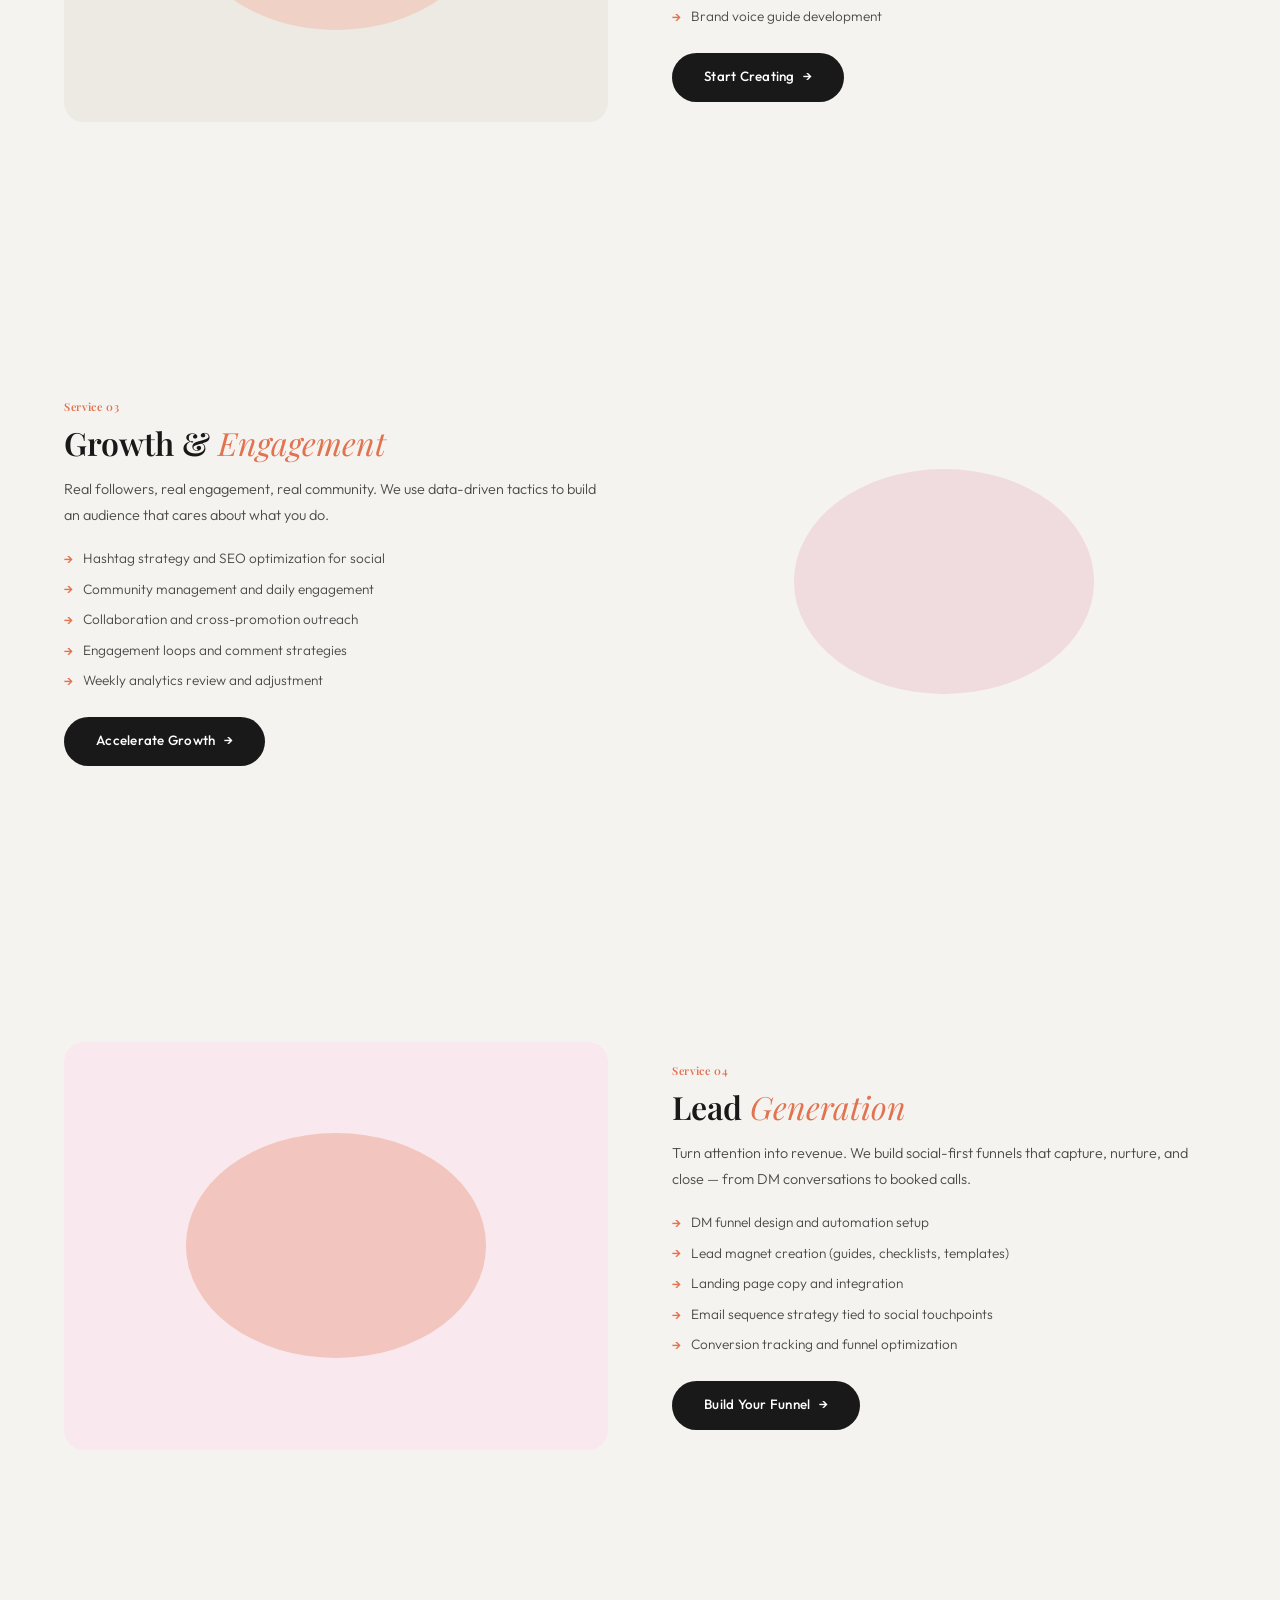
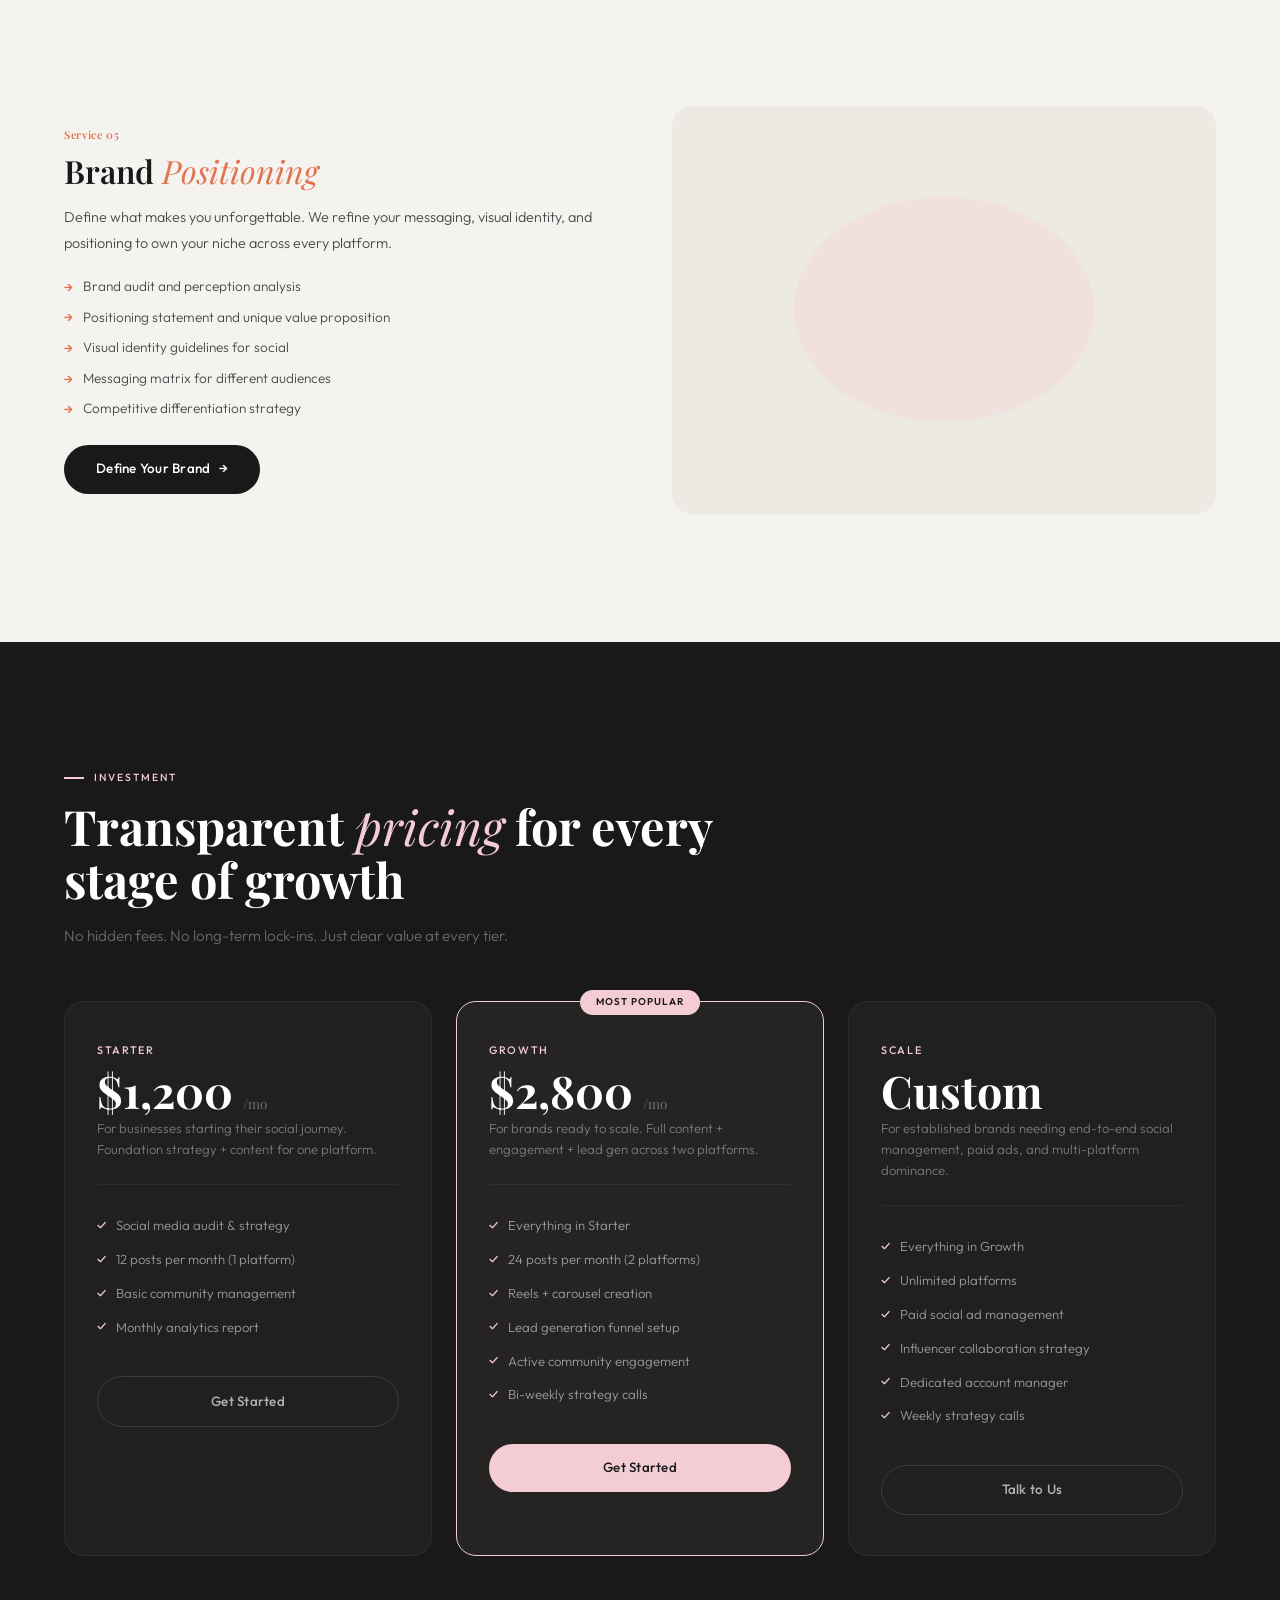
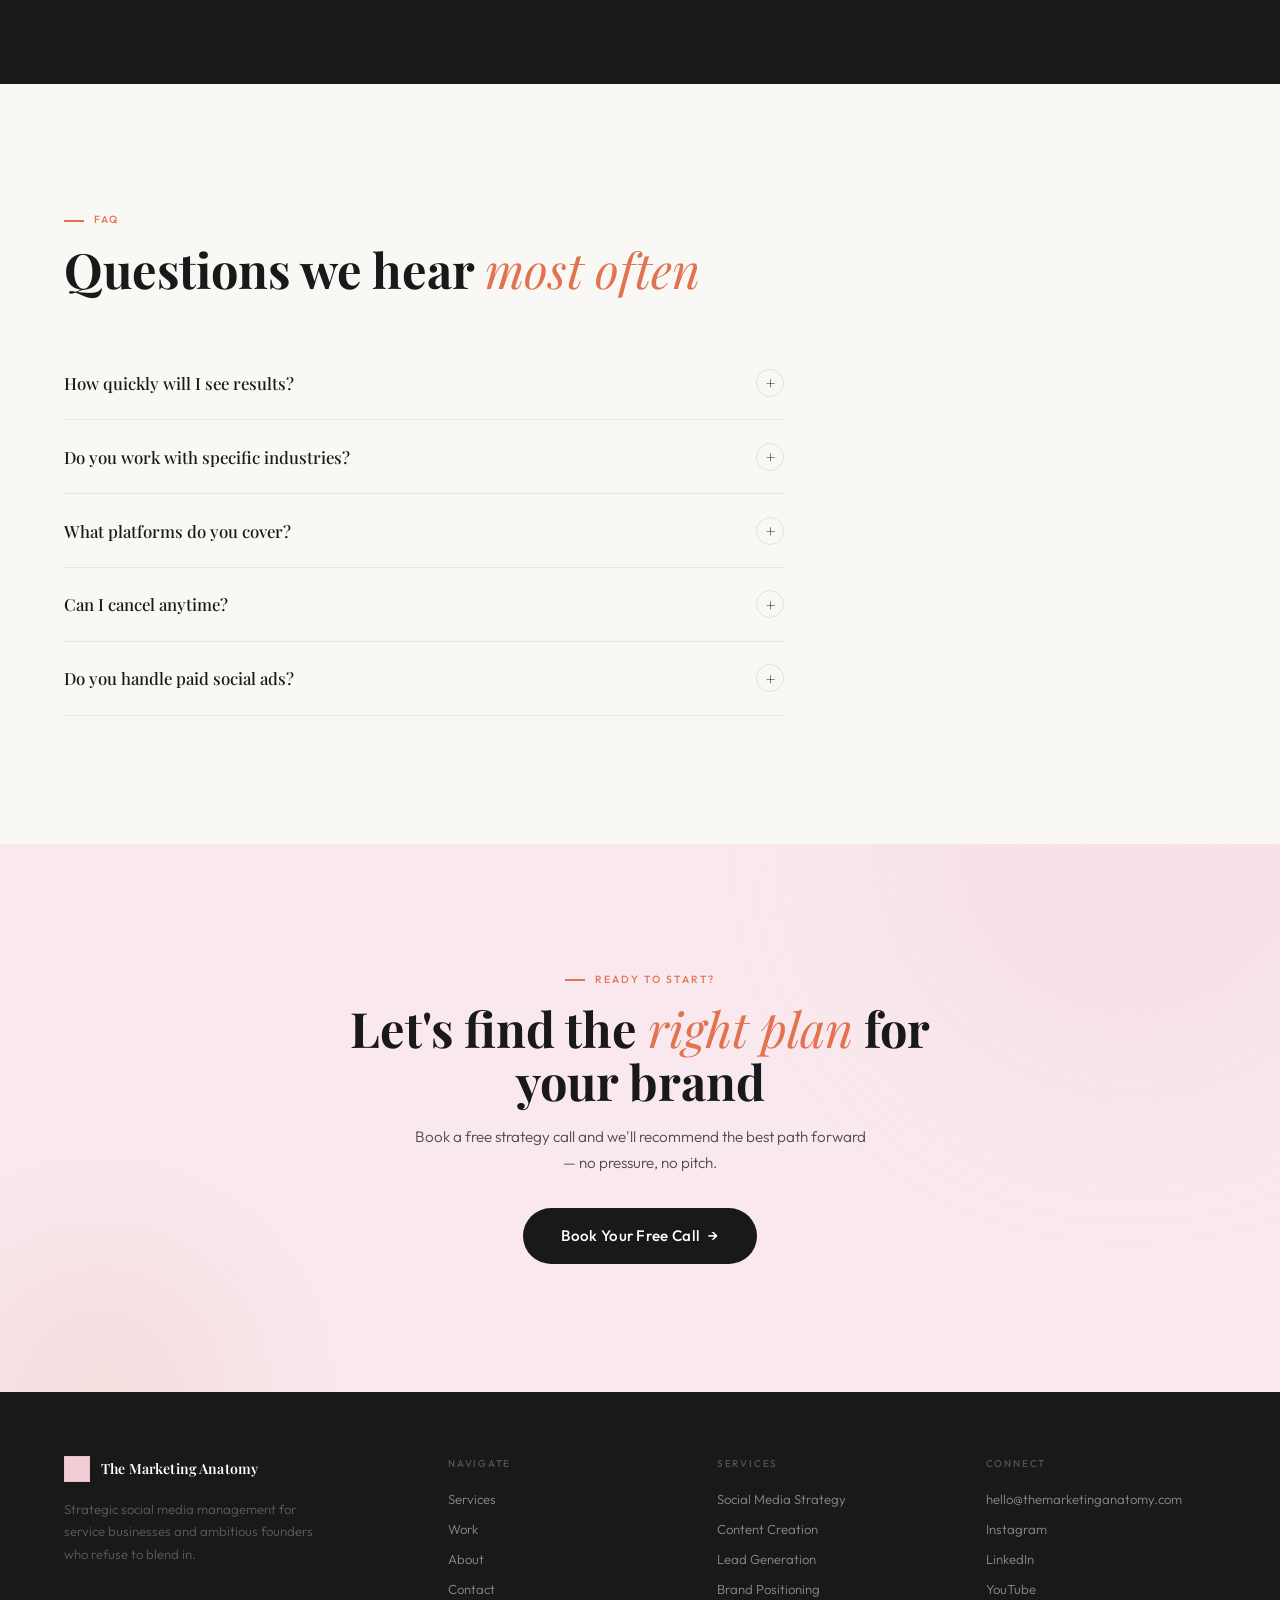
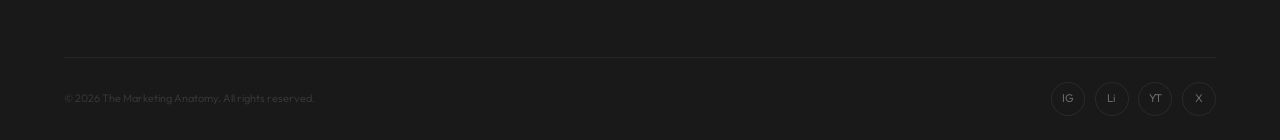
<file: manatomy/services.html>
<!DOCTYPE html>
<html lang="en">
<head>
    <meta charset="UTF-8">
    <meta name="viewport" content="width=device-width, initial-scale=1.0">
    <meta name="description" content="Our Services — Social media strategy, content creation, growth, lead generation, brand positioning and analytics.">
    <meta name="theme-color" content="#1a1919">
    <title>Services — The Marketing Anatomy</title>
    <link rel="preconnect" href="https://fonts.googleapis.com">
    <link rel="preconnect" href="https://fonts.gstatic.com" crossorigin>
    <link href="https://fonts.googleapis.com/css2?family=Outfit:wght@200;300;400;500;600;700&family=Playfair+Display:ital,wght@0,400;0,500;0,600;0,700;1,400;1,500&display=swap" rel="stylesheet">
    <link rel="stylesheet" href="css/styles.css">
</head>
<body>

    <div class="loader" id="loader"><div class="loader-icon"></div><div class="loader-text">Loading Experience</div></div>

    <!-- NAV -->
    <nav class="nav" id="nav">
        <a href="index.html" class="nav-logo"><div class="nav-logo-mark"></div><span class="nav-logo-text">The Marketing Anatomy</span></a>
        <div class="nav-menu">
            <a href="services.html" class="nav-link" style="opacity:1;color:var(--pink)">Services</a>
            <a href="work.html" class="nav-link">Work</a>
            <a href="about.html" class="nav-link">About</a>
            <a href="contact.html" class="nav-cta-btn" data-magnetic>Let's Connect</a>
        </div>
        <button class="nav-hamburger" id="hamburger" aria-label="Toggle menu"><span></span><span></span><span></span></button>
    </nav>
    <div class="mobile-overlay" id="mobileOverlay">
        <a href="index.html">Home</a><a href="services.html">Services</a><a href="work.html">Work</a><a href="about.html">About</a><a href="contact.html">Let's Connect</a>
    </div>

    <!-- PAGE HERO -->
    <section class="page-hero">
        <div class="container">
            <div class="page-hero-breadcrumb" data-hero-anim="0"><a href="index.html">Home</a> <span>/</span> Services</div>
            <h1 data-hero-anim="100">Precision strategies for <em>every layer</em> of your social presence</h1>
            <p class="page-hero-desc" data-hero-anim="200">From strategy to execution, we build complete social media growth systems that turn attention into revenue.</p>
        </div>
    </section>

    <!-- SERVICE 1: Strategy -->
    <section class="section svc-detail" id="strategy">
        <div class="container">
            <div class="svc-detail-inner">
                <div class="svc-detail-text" data-reveal>
                    <div class="svc-detail-num">Service 01</div>
                    <h2>Social Media <em>Strategy</em></h2>
                    <p>Every great social presence starts with a plan. We build custom playbooks that align your content, audience, and goals into a cohesive growth roadmap.</p>
                    <ul class="svc-features">
                        <li>Deep audience persona development and mapping</li>
                        <li>Competitor analysis and gap identification</li>
                        <li>Content pillar framework and messaging guide</li>
                        <li>Platform-specific roadmaps (Instagram, LinkedIn, X, YouTube)</li>
                        <li>KPI setting and quarterly milestone planning</li>
                    </ul>
                    <a href="contact.html" class="btn btn--dark">Get a Custom Strategy <span class="btn-arrow">→</span></a>
                </div>
                <div class="svc-detail-visual" style="background:var(--pink-light)" data-reveal="right">
                    <div class="svc-detail-visual-bg"><div class="sdv-shape" style="background:var(--pink)"></div></div>
                </div>
            </div>
        </div>
    </section>

    <!-- SERVICE 2: Content -->
    <section class="section svc-detail" id="content">
        <div class="container">
            <div class="svc-detail-inner">
                <div class="svc-detail-text" data-reveal>
                    <div class="svc-detail-num">Service 02</div>
                    <h2>Content <em>Creation</em></h2>
                    <p>Scroll-stopping content that reflects your brand voice — carousels, reels, stories, long-form, and copy designed to educate, engage, and convert.</p>
                    <ul class="svc-features">
                        <li>Monthly content calendars with 30-90 day planning</li>
                        <li>Carousel design and infographic creation</li>
                        <li>Reels scripting, editing, and trend integration</li>
                        <li>Copywriting for captions, hooks, and CTAs</li>
                        <li>Brand voice guide development</li>
                    </ul>
                    <a href="contact.html" class="btn btn--dark">Start Creating <span class="btn-arrow">→</span></a>
                </div>
                <div class="svc-detail-visual" style="background:var(--cream)" data-reveal="right">
                    <div class="svc-detail-visual-bg"><div class="sdv-shape" style="background:var(--coral-light)"></div></div>
                </div>
            </div>
        </div>
    </section>

    <!-- SERVICE 3: Growth -->
    <section class="section svc-detail" id="growth">
        <div class="container">
            <div class="svc-detail-inner">
                <div class="svc-detail-text" data-reveal>
                    <div class="svc-detail-num">Service 03</div>
                    <h2>Growth &amp; <em>Engagement</em></h2>
                    <p>Real followers, real engagement, real community. We use data-driven tactics to build an audience that cares about what you do.</p>
                    <ul class="svc-features">
                        <li>Hashtag strategy and SEO optimization for social</li>
                        <li>Community management and daily engagement</li>
                        <li>Collaboration and cross-promotion outreach</li>
                        <li>Engagement loops and comment strategies</li>
                        <li>Weekly analytics review and adjustment</li>
                    </ul>
                    <a href="contact.html" class="btn btn--dark">Accelerate Growth <span class="btn-arrow">→</span></a>
                </div>
                <div class="svc-detail-visual" style="background:var(--bg)" data-reveal="right">
                    <div class="svc-detail-visual-bg"><div class="sdv-shape" style="background:var(--pink-deep)"></div></div>
                </div>
            </div>
        </div>
    </section>

    <!-- SERVICE 4: Leads -->
    <section class="section svc-detail" id="leads">
        <div class="container">
            <div class="svc-detail-inner">
                <div class="svc-detail-text" data-reveal>
                    <div class="svc-detail-num">Service 04</div>
                    <h2>Lead <em>Generation</em></h2>
                    <p>Turn attention into revenue. We build social-first funnels that capture, nurture, and close — from DM conversations to booked calls.</p>
                    <ul class="svc-features">
                        <li>DM funnel design and automation setup</li>
                        <li>Lead magnet creation (guides, checklists, templates)</li>
                        <li>Landing page copy and integration</li>
                        <li>Email sequence strategy tied to social touchpoints</li>
                        <li>Conversion tracking and funnel optimization</li>
                    </ul>
                    <a href="contact.html" class="btn btn--dark">Build Your Funnel <span class="btn-arrow">→</span></a>
                </div>
                <div class="svc-detail-visual" style="background:var(--pink-light)" data-reveal="right">
                    <div class="svc-detail-visual-bg"><div class="sdv-shape" style="background:var(--coral)"></div></div>
                </div>
            </div>
        </div>
    </section>

    <!-- SERVICE 5: Positioning -->
    <section class="section svc-detail" id="positioning">
        <div class="container">
            <div class="svc-detail-inner">
                <div class="svc-detail-text" data-reveal>
                    <div class="svc-detail-num">Service 05</div>
                    <h2>Brand <em>Positioning</em></h2>
                    <p>Define what makes you unforgettable. We refine your messaging, visual identity, and positioning to own your niche across every platform.</p>
                    <ul class="svc-features">
                        <li>Brand audit and perception analysis</li>
                        <li>Positioning statement and unique value proposition</li>
                        <li>Visual identity guidelines for social</li>
                        <li>Messaging matrix for different audiences</li>
                        <li>Competitive differentiation strategy</li>
                    </ul>
                    <a href="contact.html" class="btn btn--dark">Define Your Brand <span class="btn-arrow">→</span></a>
                </div>
                <div class="svc-detail-visual" style="background:var(--cream)" data-reveal="right">
                    <div class="svc-detail-visual-bg"><div class="sdv-shape" style="background:var(--pink)"></div></div>
                </div>
            </div>
        </div>
    </section>

    <!-- PRICING -->
    <section class="section pricing">
        <div class="container">
            <div class="section-header" data-reveal>
                <div class="section-label">Investment</div>
                <h2 class="section-title" style="color:var(--white)">Transparent <em style="color:var(--pink)">pricing</em> for every stage of growth</h2>
                <p class="section-desc">No hidden fees. No long-term lock-ins. Just clear value at every tier.</p>
            </div>
            <div class="pricing-grid" data-stagger>
                <div class="price-card">
                    <div class="price-tier">Starter</div>
                    <div class="price-amount">$1,200 <span>/mo</span></div>
                    <div class="price-desc">For businesses starting their social journey. Foundation strategy + content for one platform.</div>
                    <ul class="price-list">
                        <li>Social media audit &amp; strategy</li>
                        <li>12 posts per month (1 platform)</li>
                        <li>Basic community management</li>
                        <li>Monthly analytics report</li>
                    </ul>
                    <a href="contact.html" class="btn btn--ghost" style="width:100%;justify-content:center">Get Started</a>
                </div>
                <div class="price-card featured">
                    <div class="price-tier">Growth</div>
                    <div class="price-amount">$2,800 <span>/mo</span></div>
                    <div class="price-desc">For brands ready to scale. Full content + engagement + lead gen across two platforms.</div>
                    <ul class="price-list">
                        <li>Everything in Starter</li>
                        <li>24 posts per month (2 platforms)</li>
                        <li>Reels + carousel creation</li>
                        <li>Lead generation funnel setup</li>
                        <li>Active community engagement</li>
                        <li>Bi-weekly strategy calls</li>
                    </ul>
                    <a href="contact.html" class="btn btn--fill" style="width:100%;justify-content:center">Get Started</a>
                </div>
                <div class="price-card">
                    <div class="price-tier">Scale</div>
                    <div class="price-amount">Custom</div>
                    <div class="price-desc">For established brands needing end-to-end social management, paid ads, and multi-platform dominance.</div>
                    <ul class="price-list">
                        <li>Everything in Growth</li>
                        <li>Unlimited platforms</li>
                        <li>Paid social ad management</li>
                        <li>Influencer collaboration strategy</li>
                        <li>Dedicated account manager</li>
                        <li>Weekly strategy calls</li>
                    </ul>
                    <a href="contact.html" class="btn btn--ghost" style="width:100%;justify-content:center">Talk to Us</a>
                </div>
            </div>
        </div>
    </section>

    <!-- FAQ -->
    <section class="section faq">
        <div class="container">
            <div class="section-header" data-reveal>
                <div class="section-label">FAQ</div>
                <h2 class="section-title">Questions we hear <em>most often</em></h2>
            </div>
            <div class="faq-list" data-reveal>
                <div class="faq-item">
                    <button class="faq-question" onclick="this.parentElement.classList.toggle('open')">
                        How quickly will I see results?
                        <span class="faq-icon">+</span>
                    </button>
                    <div class="faq-answer"><p>Most clients see measurable engagement and follower growth within 30-60 days. Lead generation typically ramps up by month two. Real compounding happens at the 3-6 month mark when your content library and audience trust are established.</p></div>
                </div>
                <div class="faq-item">
                    <button class="faq-question" onclick="this.parentElement.classList.toggle('open')">
                        Do you work with specific industries?
                        <span class="faq-icon">+</span>
                    </button>
                    <div class="faq-answer"><p>We specialize in service-based businesses, personal brands, coaches, consultants, D2C brands, and SaaS. If you have an audience that lives on social media, we can help — regardless of your niche.</p></div>
                </div>
                <div class="faq-item">
                    <button class="faq-question" onclick="this.parentElement.classList.toggle('open')">
                        What platforms do you cover?
                        <span class="faq-icon">+</span>
                    </button>
                    <div class="faq-answer"><p>Instagram, LinkedIn, X (Twitter), YouTube, and TikTok. We also work with Pinterest and Facebook for specific use cases. Our strategy determines which platforms matter most for your audience and goals.</p></div>
                </div>
                <div class="faq-item">
                    <button class="faq-question" onclick="this.parentElement.classList.toggle('open')">
                        Can I cancel anytime?
                        <span class="faq-icon">+</span>
                    </button>
                    <div class="faq-answer"><p>Yes. We operate on month-to-month agreements with a 30-day notice period. No long-term lock-ins. We believe our results should earn your continued partnership — not a contract clause.</p></div>
                </div>
                <div class="faq-item">
                    <button class="faq-question" onclick="this.parentElement.classList.toggle('open')">
                        Do you handle paid social ads?
                        <span class="faq-icon">+</span>
                    </button>
                    <div class="faq-answer"><p>Yes, paid social (Meta Ads, LinkedIn Ads, TikTok Ads) is available on our Scale tier or as an add-on. We handle creative, targeting, optimization, and reporting — with your ad spend separate and transparent.</p></div>
                </div>
            </div>
        </div>
    </section>

    <!-- CTA -->
    <section class="section cta-section">
        <div class="container">
            <div class="section-label" style="justify-content:center" data-reveal>Ready to Start?</div>
            <h2 class="section-title" style="margin:0 auto;text-align:center" data-reveal>Let's find the <em>right plan</em> for your brand</h2>
            <p class="cta-sub" data-reveal>Book a free strategy call and we'll recommend the best path forward — no pressure, no pitch.</p>
            <div style="text-align:center;position:relative;z-index:1" data-reveal>
                <a href="contact.html" class="btn btn--dark" style="font-size:0.95rem;padding:1rem 2.4rem" data-magnetic>Book Your Free Call <span class="btn-arrow">→</span></a>
            </div>
        </div>
    </section>

    <!-- FOOTER -->
    <footer class="footer">
        <div class="container">
            <div class="footer-grid">
                <div class="footer-brand">
                    <a href="index.html" class="nav-logo"><div class="nav-logo-mark"></div><span class="nav-logo-text" style="color:var(--white)">The Marketing Anatomy</span></a>
                    <p>Strategic social media management for service businesses and ambitious founders who refuse to blend in.</p>
                </div>
                <div class="footer-col"><h4>Navigate</h4><a href="services.html">Services</a><a href="work.html">Work</a><a href="about.html">About</a><a href="contact.html">Contact</a></div>
                <div class="footer-col"><h4>Services</h4><a href="services.html#strategy">Social Media Strategy</a><a href="services.html#content">Content Creation</a><a href="services.html#leads">Lead Generation</a><a href="services.html#positioning">Brand Positioning</a></div>
                <div class="footer-col"><h4>Connect</h4><a href="mailto:hello@themarketinganatomy.com">hello@themarketinganatomy.com</a><a href="#">Instagram</a><a href="#">LinkedIn</a><a href="#">YouTube</a></div>
            </div>
            <div class="footer-bottom">
                <p class="footer-copy">© 2026 The Marketing Anatomy. All rights reserved.</p>
                <div class="footer-socials"><a href="#" class="footer-social">IG</a><a href="#" class="footer-social">Li</a><a href="#" class="footer-social">YT</a><a href="#" class="footer-social">X</a></div>
            </div>
        </div>
    </footer>
    <script src="js/main.js"></script>
</body>
</html>
</file>
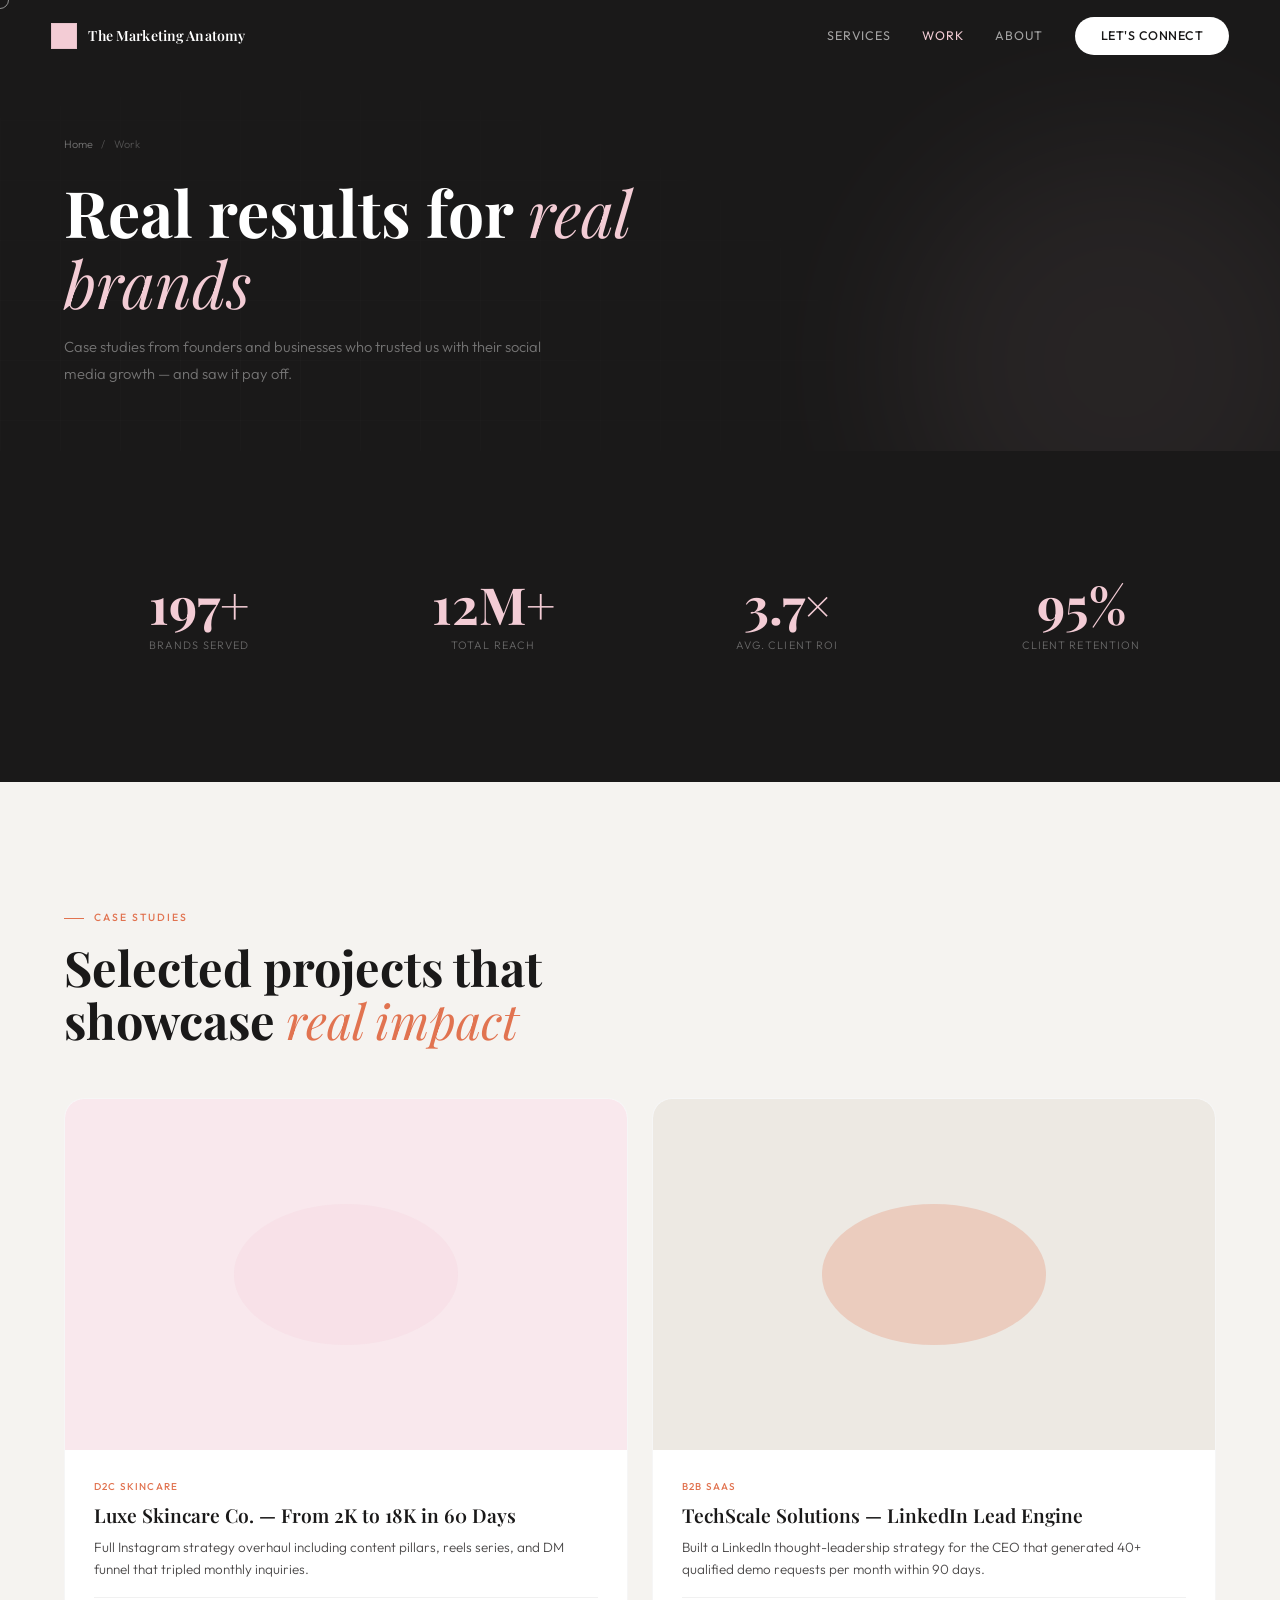
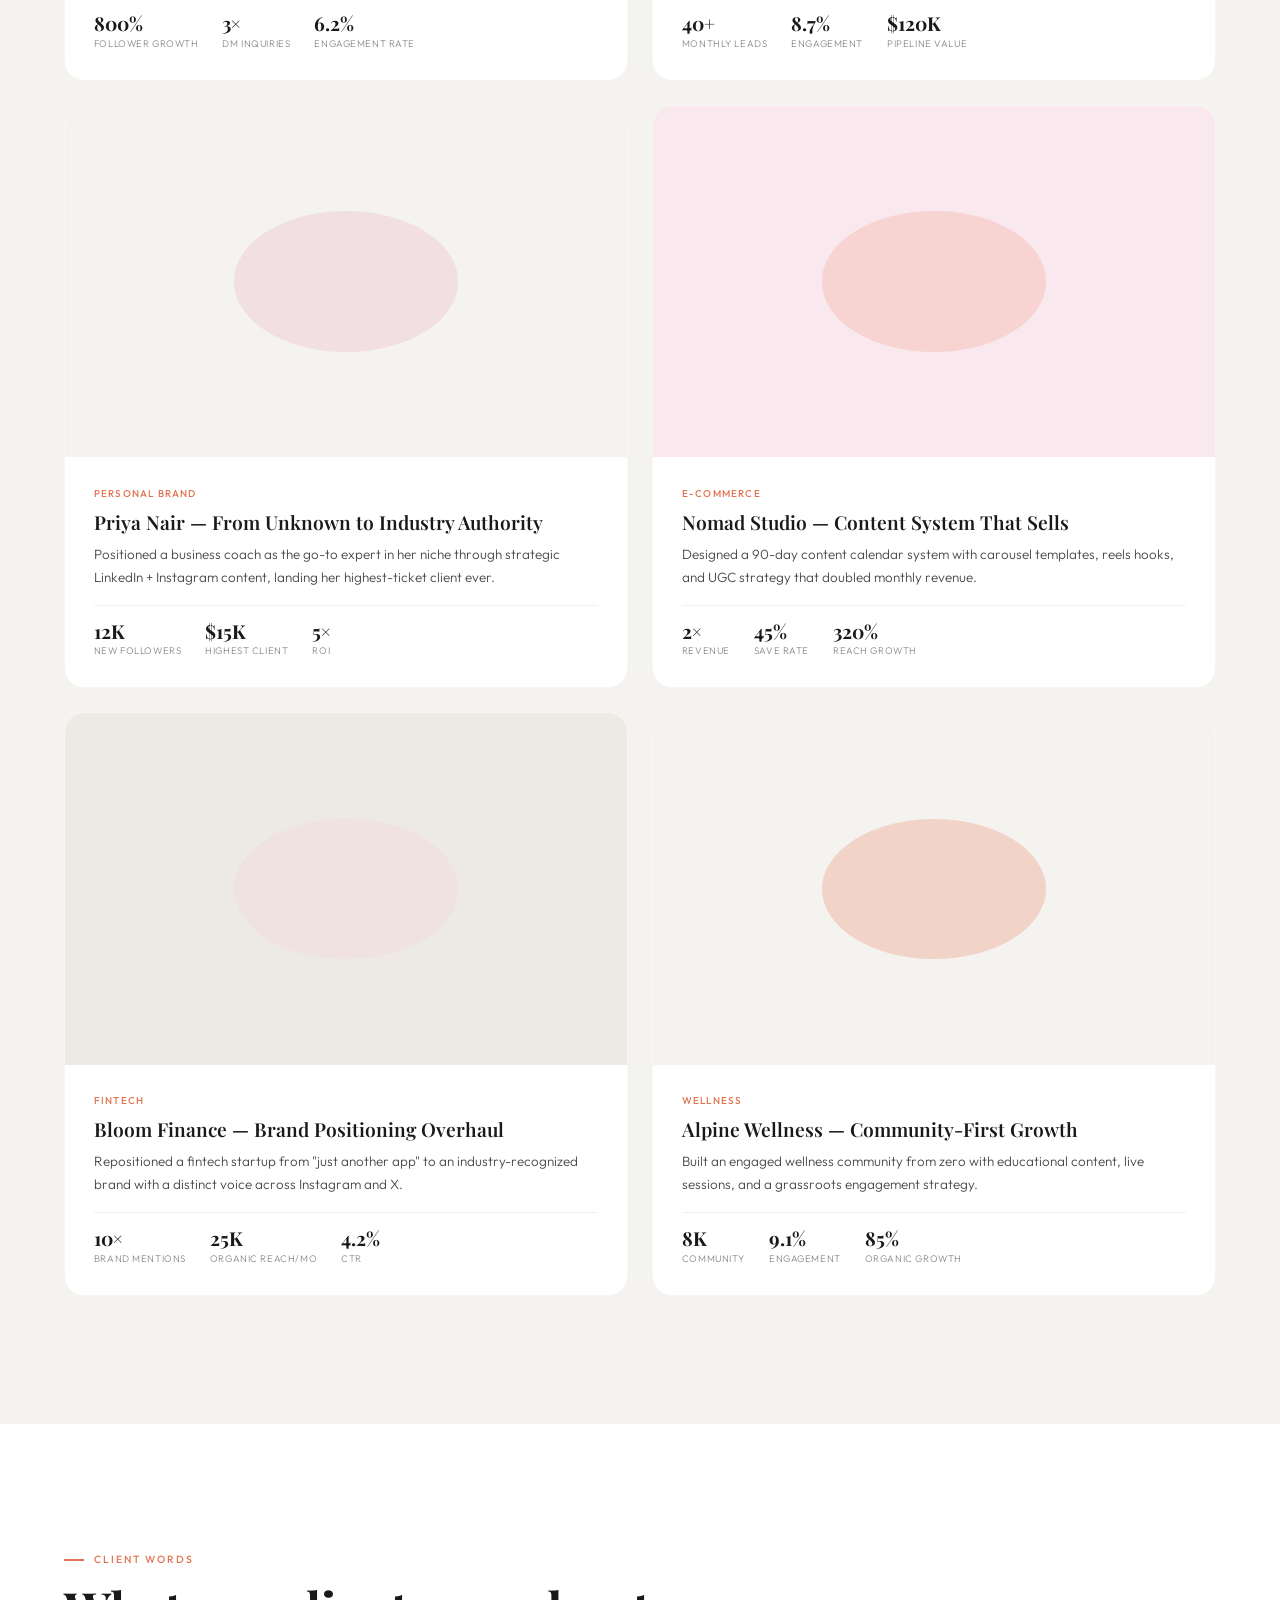
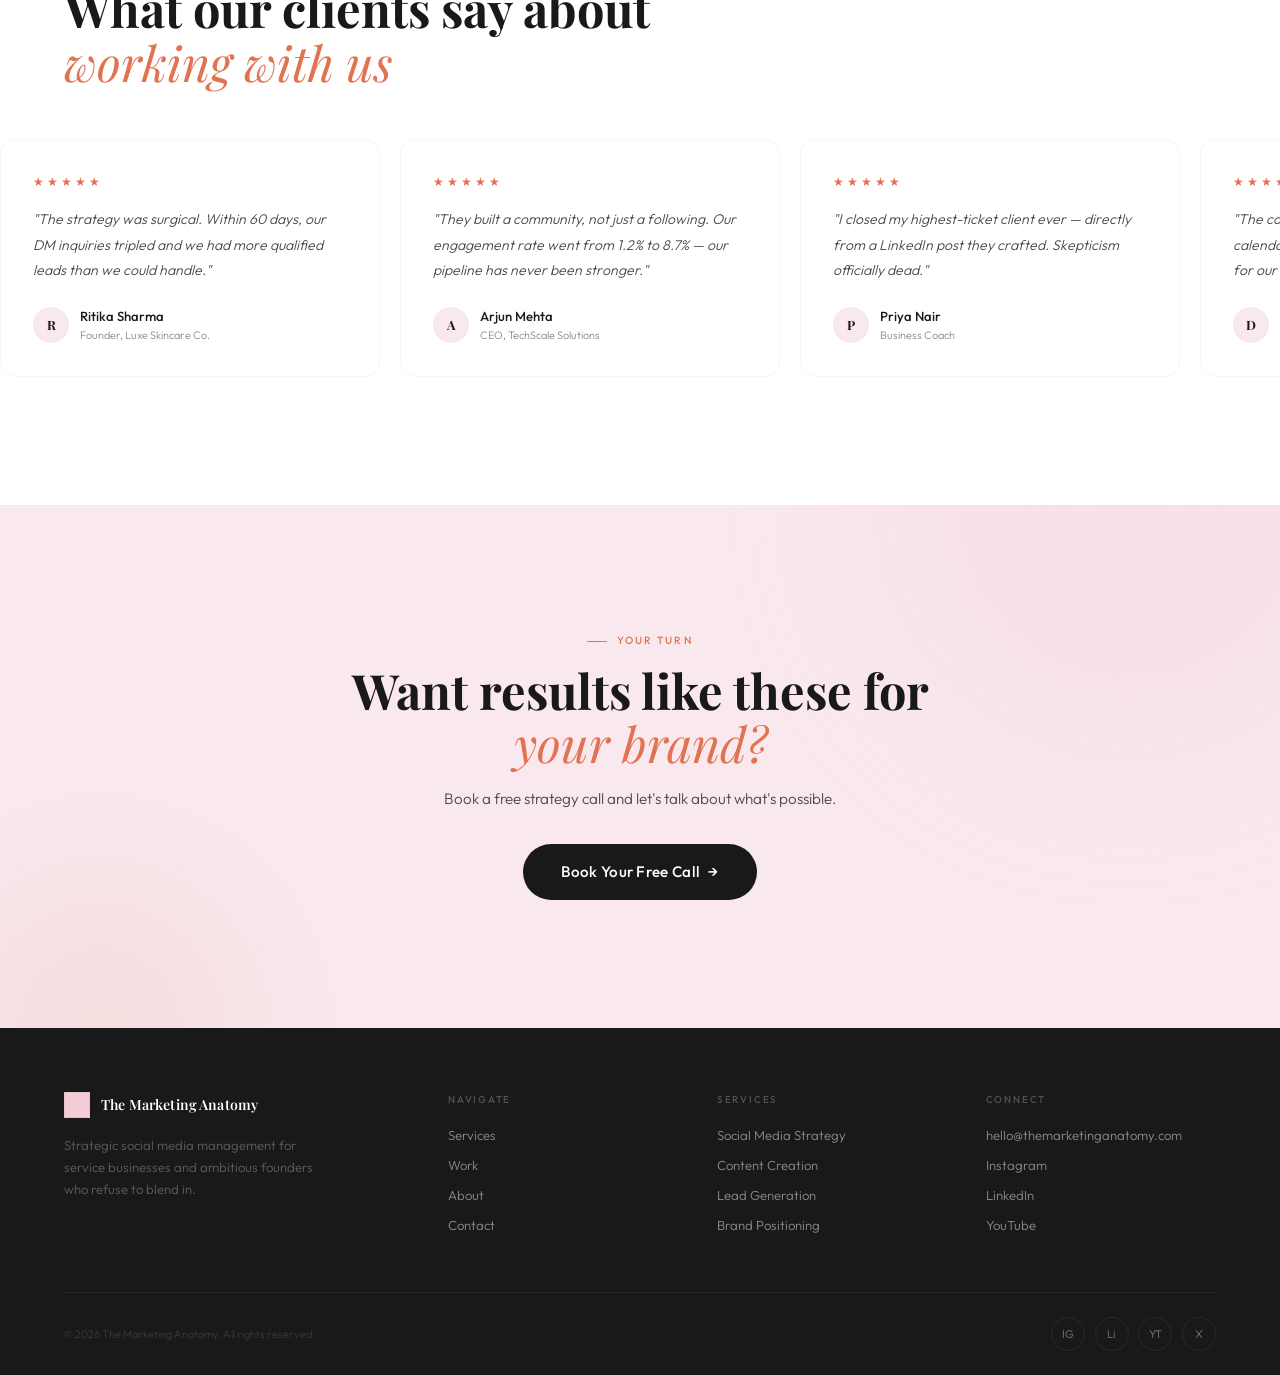
<file: manatomy/work.html>
<!DOCTYPE html>
<html lang="en">
<head>
    <meta charset="UTF-8">
    <meta name="viewport" content="width=device-width, initial-scale=1.0">
    <meta name="description" content="Our Work — Case studies and results from 200+ brands we've helped scale through social media.">
    <meta name="theme-color" content="#1a1919">
    <title>Work — The Marketing Anatomy</title>
    <link rel="preconnect" href="https://fonts.googleapis.com">
    <link rel="preconnect" href="https://fonts.gstatic.com" crossorigin>
    <link href="https://fonts.googleapis.com/css2?family=Outfit:wght@200;300;400;500;600;700&family=Playfair+Display:ital,wght@0,400;0,500;0,600;0,700;1,400;1,500&display=swap" rel="stylesheet">
    <link rel="stylesheet" href="css/styles.css">
</head>
<body>

    <div class="loader" id="loader"><div class="loader-icon"></div><div class="loader-text">Loading Experience</div></div>

    <!-- NAV -->
    <nav class="nav" id="nav">
        <a href="index.html" class="nav-logo"><div class="nav-logo-mark"></div><span class="nav-logo-text">The Marketing Anatomy</span></a>
        <div class="nav-menu">
            <a href="services.html" class="nav-link">Services</a>
            <a href="work.html" class="nav-link" style="opacity:1;color:var(--pink)">Work</a>
            <a href="about.html" class="nav-link">About</a>
            <a href="contact.html" class="nav-cta-btn" data-magnetic>Let's Connect</a>
        </div>
        <button class="nav-hamburger" id="hamburger" aria-label="Toggle menu"><span></span><span></span><span></span></button>
    </nav>
    <div class="mobile-overlay" id="mobileOverlay">
        <a href="index.html">Home</a><a href="services.html">Services</a><a href="work.html">Work</a><a href="about.html">About</a><a href="contact.html">Let's Connect</a>
    </div>

    <!-- PAGE HERO -->
    <section class="page-hero">
        <div class="container">
            <div class="page-hero-breadcrumb" data-hero-anim="0"><a href="index.html">Home</a> <span>/</span> Work</div>
            <h1 data-hero-anim="100">Real results for <em>real brands</em></h1>
            <p class="page-hero-desc" data-hero-anim="200">Case studies from founders and businesses who trusted us with their social media growth — and saw it pay off.</p>
        </div>
    </section>

    <!-- HIGHLIGHT STATS -->
    <section class="section work-highlights">
        <div class="container">
            <div class="wh-grid" data-stagger>
                <div class="wh-item">
                    <div class="wh-num"><span data-count="200" data-suffix="+">0</span></div>
                    <div class="wh-label">Brands Served</div>
                </div>
                <div class="wh-item">
                    <div class="wh-num"><span data-count="12" data-suffix="M+">0</span></div>
                    <div class="wh-label">Total Reach</div>
                </div>
                <div class="wh-item">
                    <div class="wh-num"><span data-count="3.8" data-suffix="×">0</span></div>
                    <div class="wh-label">Avg. Client ROI</div>
                </div>
                <div class="wh-item">
                    <div class="wh-num"><span data-count="97" data-suffix="%">0</span></div>
                    <div class="wh-label">Client Retention</div>
                </div>
            </div>
        </div>
    </section>

    <!-- WORK GRID -->
    <section class="section work-grid-section">
        <div class="container">
            <div class="section-header" data-reveal>
                <div class="section-label">Case Studies</div>
                <h2 class="section-title">Selected projects that showcase <em>real impact</em></h2>
            </div>

            <div class="work-grid" data-stagger>
                <!-- Case 1 -->
                <div class="work-card">
                    <div class="work-card-visual" style="background:var(--pink-light)">
                        <div class="work-card-visual-bg"><div class="wcv-shape" style="background:var(--pink)"></div></div>
                    </div>
                    <div class="work-card-body">
                        <div class="work-card-tag">D2C Skincare</div>
                        <h3>Luxe Skincare Co. — From 2K to 18K in 60 Days</h3>
                        <p>Full Instagram strategy overhaul including content pillars, reels series, and DM funnel that tripled monthly inquiries.</p>
                        <div class="work-stats-row">
                            <div><div class="work-stat-num">800%</div><div class="work-stat-label">Follower Growth</div></div>
                            <div><div class="work-stat-num">3×</div><div class="work-stat-label">DM Inquiries</div></div>
                            <div><div class="work-stat-num">6.2%</div><div class="work-stat-label">Engagement Rate</div></div>
                        </div>
                    </div>
                </div>

                <!-- Case 2 -->
                <div class="work-card">
                    <div class="work-card-visual" style="background:var(--cream)">
                        <div class="work-card-visual-bg"><div class="wcv-shape" style="background:var(--coral)"></div></div>
                    </div>
                    <div class="work-card-body">
                        <div class="work-card-tag">B2B SaaS</div>
                        <h3>TechScale Solutions — LinkedIn Lead Engine</h3>
                        <p>Built a LinkedIn thought-leadership strategy for the CEO that generated 40+ qualified demo requests per month within 90 days.</p>
                        <div class="work-stats-row">
                            <div><div class="work-stat-num">40+</div><div class="work-stat-label">Monthly Leads</div></div>
                            <div><div class="work-stat-num">8.7%</div><div class="work-stat-label">Engagement</div></div>
                            <div><div class="work-stat-num">$120K</div><div class="work-stat-label">Pipeline Value</div></div>
                        </div>
                    </div>
                </div>

                <!-- Case 3 -->
                <div class="work-card">
                    <div class="work-card-visual" style="background:var(--bg)">
                        <div class="work-card-visual-bg"><div class="wcv-shape" style="background:var(--pink-deep)"></div></div>
                    </div>
                    <div class="work-card-body">
                        <div class="work-card-tag">Personal Brand</div>
                        <h3>Priya Nair — From Unknown to Industry Authority</h3>
                        <p>Positioned a business coach as the go-to expert in her niche through strategic LinkedIn + Instagram content, landing her highest-ticket client ever.</p>
                        <div class="work-stats-row">
                            <div><div class="work-stat-num">12K</div><div class="work-stat-label">New Followers</div></div>
                            <div><div class="work-stat-num">$15K</div><div class="work-stat-label">Highest Client</div></div>
                            <div><div class="work-stat-num">5×</div><div class="work-stat-label">ROI</div></div>
                        </div>
                    </div>
                </div>

                <!-- Case 4 -->
                <div class="work-card">
                    <div class="work-card-visual" style="background:var(--pink-light)">
                        <div class="work-card-visual-bg"><div class="wcv-shape" style="background:var(--coral-light)"></div></div>
                    </div>
                    <div class="work-card-body">
                        <div class="work-card-tag">E-commerce</div>
                        <h3>Nomad Studio — Content System That Sells</h3>
                        <p>Designed a 90-day content calendar system with carousel templates, reels hooks, and UGC strategy that doubled monthly revenue.</p>
                        <div class="work-stats-row">
                            <div><div class="work-stat-num">2×</div><div class="work-stat-label">Revenue</div></div>
                            <div><div class="work-stat-num">45%</div><div class="work-stat-label">Save Rate</div></div>
                            <div><div class="work-stat-num">320%</div><div class="work-stat-label">Reach Growth</div></div>
                        </div>
                    </div>
                </div>

                <!-- Case 5 -->
                <div class="work-card">
                    <div class="work-card-visual" style="background:var(--cream)">
                        <div class="work-card-visual-bg"><div class="wcv-shape" style="background:var(--pink)"></div></div>
                    </div>
                    <div class="work-card-body">
                        <div class="work-card-tag">FinTech</div>
                        <h3>Bloom Finance — Brand Positioning Overhaul</h3>
                        <p>Repositioned a fintech startup from "just another app" to an industry-recognized brand with a distinct voice across Instagram and X.</p>
                        <div class="work-stats-row">
                            <div><div class="work-stat-num">10×</div><div class="work-stat-label">Brand Mentions</div></div>
                            <div><div class="work-stat-num">25K</div><div class="work-stat-label">Organic Reach/mo</div></div>
                            <div><div class="work-stat-num">4.2%</div><div class="work-stat-label">CTR</div></div>
                        </div>
                    </div>
                </div>

                <!-- Case 6 -->
                <div class="work-card">
                    <div class="work-card-visual" style="background:var(--bg)">
                        <div class="work-card-visual-bg"><div class="wcv-shape" style="background:var(--coral)"></div></div>
                    </div>
                    <div class="work-card-body">
                        <div class="work-card-tag">Wellness</div>
                        <h3>Alpine Wellness — Community-First Growth</h3>
                        <p>Built an engaged wellness community from zero with educational content, live sessions, and a grassroots engagement strategy.</p>
                        <div class="work-stats-row">
                            <div><div class="work-stat-num">8K</div><div class="work-stat-label">Community</div></div>
                            <div><div class="work-stat-num">9.1%</div><div class="work-stat-label">Engagement</div></div>
                            <div><div class="work-stat-num">85%</div><div class="work-stat-label">Organic Growth</div></div>
                        </div>
                    </div>
                </div>
            </div>
        </div>
    </section>

    <!-- TESTIMONIALS STRIP -->
    <section class="section testimonials" style="background:var(--white)">
        <div class="container">
            <div class="section-header" data-reveal>
                <div class="section-label">Client Words</div>
                <h2 class="section-title">What our clients say about <em>working with us</em></h2>
            </div>
        </div>
        <div class="testi-track-wrap">
            <div class="testi-track">
                <div class="testi-card"><div class="testi-stars">★★★★★</div><blockquote>"The strategy was surgical. Within 60 days, our DM inquiries tripled and we had more qualified leads than we could handle."</blockquote><div class="testi-author"><div class="testi-avatar">R</div><div><div class="testi-name">Ritika Sharma</div><div class="testi-role">Founder, Luxe Skincare Co.</div></div></div></div>
                <div class="testi-card"><div class="testi-stars">★★★★★</div><blockquote>"They built a community, not just a following. Our engagement rate went from 1.2% to 8.7% — our pipeline has never been stronger."</blockquote><div class="testi-author"><div class="testi-avatar">A</div><div><div class="testi-name">Arjun Mehta</div><div class="testi-role">CEO, TechScale Solutions</div></div></div></div>
                <div class="testi-card"><div class="testi-stars">★★★★★</div><blockquote>"I closed my highest-ticket client ever — directly from a LinkedIn post they crafted. Skepticism officially dead."</blockquote><div class="testi-author"><div class="testi-avatar">P</div><div><div class="testi-name">Priya Nair</div><div class="testi-role">Business Coach</div></div></div></div>
                <div class="testi-card"><div class="testi-stars">★★★★★</div><blockquote>"The content system runs like clockwork. 90-day calendars that actually convert. Game-changer for our e-commerce brand."</blockquote><div class="testi-author"><div class="testi-avatar">D</div><div><div class="testi-name">Dev Patel</div><div class="testi-role">Founder, Nomad Studio</div></div></div></div>
                <div class="testi-card"><div class="testi-stars">★★★★★</div><blockquote>"Brand went from invisible to industry-recognized in under six months. The positioning work alone was worth 10× what we paid."</blockquote><div class="testi-author"><div class="testi-avatar">S</div><div><div class="testi-name">Sneha Kapoor</div><div class="testi-role">Co-founder, Bloom Finance</div></div></div></div>
                <!-- Duplicates -->
                <div class="testi-card"><div class="testi-stars">★★★★★</div><blockquote>"The strategy was surgical. Within 60 days, our DM inquiries tripled and we had more qualified leads than we could handle."</blockquote><div class="testi-author"><div class="testi-avatar">R</div><div><div class="testi-name">Ritika Sharma</div><div class="testi-role">Founder, Luxe Skincare Co.</div></div></div></div>
                <div class="testi-card"><div class="testi-stars">★★★★★</div><blockquote>"They built a community, not just a following. Our engagement rate went from 1.2% to 8.7% — our pipeline has never been stronger."</blockquote><div class="testi-author"><div class="testi-avatar">A</div><div><div class="testi-name">Arjun Mehta</div><div class="testi-role">CEO, TechScale Solutions</div></div></div></div>
                <div class="testi-card"><div class="testi-stars">★★★★★</div><blockquote>"I closed my highest-ticket client ever — directly from a LinkedIn post they crafted. Skepticism officially dead."</blockquote><div class="testi-author"><div class="testi-avatar">P</div><div><div class="testi-name">Priya Nair</div><div class="testi-role">Business Coach</div></div></div></div>
                <div class="testi-card"><div class="testi-stars">★★★★★</div><blockquote>"The content system runs like clockwork. 90-day calendars that actually convert. Game-changer for our e-commerce brand."</blockquote><div class="testi-author"><div class="testi-avatar">D</div><div><div class="testi-name">Dev Patel</div><div class="testi-role">Founder, Nomad Studio</div></div></div></div>
                <div class="testi-card"><div class="testi-stars">★★★★★</div><blockquote>"Brand went from invisible to industry-recognized in under six months. The positioning work alone was worth 10× what we paid."</blockquote><div class="testi-author"><div class="testi-avatar">S</div><div><div class="testi-name">Sneha Kapoor</div><div class="testi-role">Co-founder, Bloom Finance</div></div></div></div>
            </div>
        </div>
    </section>

    <!-- CTA -->
    <section class="section cta-section">
        <div class="container">
            <div class="section-label" style="justify-content:center" data-reveal>Your Turn</div>
            <h2 class="section-title" style="margin:0 auto;text-align:center" data-reveal>Want results like these for <em>your brand?</em></h2>
            <p class="cta-sub" data-reveal>Book a free strategy call and let's talk about what's possible.</p>
            <div style="text-align:center;position:relative;z-index:1" data-reveal>
                <a href="contact.html" class="btn btn--dark" style="font-size:0.95rem;padding:1rem 2.4rem" data-magnetic>Book Your Free Call <span class="btn-arrow">→</span></a>
            </div>
        </div>
    </section>

    <!-- FOOTER -->
    <footer class="footer">
        <div class="container">
            <div class="footer-grid">
                <div class="footer-brand">
                    <a href="index.html" class="nav-logo"><div class="nav-logo-mark"></div><span class="nav-logo-text" style="color:var(--white)">The Marketing Anatomy</span></a>
                    <p>Strategic social media management for service businesses and ambitious founders who refuse to blend in.</p>
                </div>
                <div class="footer-col"><h4>Navigate</h4><a href="services.html">Services</a><a href="work.html">Work</a><a href="about.html">About</a><a href="contact.html">Contact</a></div>
                <div class="footer-col"><h4>Services</h4><a href="services.html#strategy">Social Media Strategy</a><a href="services.html#content">Content Creation</a><a href="services.html#leads">Lead Generation</a><a href="services.html#positioning">Brand Positioning</a></div>
                <div class="footer-col"><h4>Connect</h4><a href="mailto:hello@themarketinganatomy.com">hello@themarketinganatomy.com</a><a href="#">Instagram</a><a href="#">LinkedIn</a><a href="#">YouTube</a></div>
            </div>
            <div class="footer-bottom">
                <p class="footer-copy">© 2026 The Marketing Anatomy. All rights reserved.</p>
                <div class="footer-socials"><a href="#" class="footer-social">IG</a><a href="#" class="footer-social">Li</a><a href="#" class="footer-social">YT</a><a href="#" class="footer-social">X</a></div>
            </div>
        </div>
    </footer>
    <script src="js/main.js"></script>
</body>
</html>
</file>
<file: manatomy/css/styles.css>
/* ============================================================
   THE MARKETING ANATOMY — Master Stylesheet
   Design Direction: Editorial-luxury meets bold digital agency
   Fonts: Playfair Display (display) + Outfit (body)
   ============================================================ */

/* --- CUSTOM PROPERTIES --- */
:root {
    --pink: #F3CCD5;
    --pink-light: #f9e8ed;
    --pink-deep: #e4a3b5;
    --coral: #E17350;
    --coral-light: #f0977d;
    --dark: #1a1919;
    --dark-mid: #2e2d2d;
    --dark-soft: #4a4848;
    --grey: #888;
    --grey-light: #c4c4c4;
    --bg: #f5f3f0;
    --bg-warm: #faf8f5;
    --white: #ffffff;
    --cream: #ede9e3;

    --font-display: 'Playfair Display', 'Georgia', serif;
    --font-body: 'Outfit', sans-serif;

    --ease-out-expo: cubic-bezier(0.16, 1, 0.3, 1);
    --ease-out-quart: cubic-bezier(0.25, 1, 0.5, 1);
    --ease-smooth: cubic-bezier(0.4, 0, 0.2, 1);

    --nav-height: 72px;
    --section-pad-x: clamp(1.5rem, 5vw, 6rem);
    --section-pad-y: clamp(5rem, 10vw, 9rem);
    --max-w: 1280px;
}

/* --- RESET & BASE --- */
*, *::before, *::after { margin: 0; padding: 0; box-sizing: border-box; }

html {
    font-size: 16px;
    scroll-behavior: smooth;
    -webkit-text-size-adjust: 100%;
}

body {
    font-family: var(--font-body);
    font-weight: 300;
    color: var(--dark);
    background: var(--bg);
    overflow-x: hidden;
    overflow-wrap: break-word;
    -webkit-font-smoothing: antialiased;
    -moz-osx-font-smoothing: grayscale;
    line-height: 1.6;
}

::selection { background: var(--pink); color: var(--dark); }
img { max-width: 100%; display: block; }
a { text-decoration: none; color: inherit; }
button { cursor: pointer; border: none; background: none; font-family: inherit; }

.container {
    width: 100%;
    max-width: var(--max-w);
    margin: 0 auto;
    padding: 0 var(--section-pad-x);
}

/* --- SMOOTH SCROLL WRAPPER (Lenis compatible) --- */
html.lenis, html.lenis body { height: auto; }
.lenis.lenis-smooth { scroll-behavior: auto !important; }
.lenis.lenis-smooth [data-lenis-prevent] { overscroll-behavior: contain; }
.lenis.lenis-stopped { overflow: hidden; }

/* --- PAGE LOADER --- */
.loader {
    position: fixed; inset: 0; z-index: 10000;
    background: var(--dark);
    display: flex; align-items: center; justify-content: center; flex-direction: column;
    gap: 1.5rem;
    transition: opacity 0.8s var(--ease-out-expo), visibility 0.8s;
}
.loader.hidden { opacity: 0; visibility: hidden; pointer-events: none; }
.loader-icon {
    width: 44px; height: 44px;
    background: var(--pink);
    animation: loaderSpin 1.2s var(--ease-smooth) infinite;
}
.loader-text {
    font-family: var(--font-display);
    font-size: 0.8rem;
    letter-spacing: 0.25em;
    text-transform: uppercase;
    color: rgba(255,255,255,0.25);
}
@keyframes loaderSpin {
    0% { transform: rotate(0deg) scale(1); opacity: .6; }
    50% { transform: rotate(180deg) scale(1.1); opacity: 1; }
    100% { transform: rotate(360deg) scale(1); opacity: .6; }
}

/* ==========================================================
   NAVIGATION
   ========================================================== */
.nav {
    position: fixed; top: 0; left: 0; right: 0; z-index: 1000;
    height: var(--nav-height);
    display: flex; align-items: center; justify-content: space-between;
    padding: 0 clamp(1.5rem, 4vw, 3.5rem);
    transition: background 0.5s var(--ease-smooth),
                box-shadow 0.5s var(--ease-smooth),
                height 0.4s var(--ease-smooth),
                backdrop-filter 0.5s;
}
.nav::before {
    content: ''; position: absolute; inset: 0;
    background: transparent;
    transition: background 0.5s var(--ease-smooth);
    z-index: -1;
}
.nav.scrolled { height: 60px; }
.nav.scrolled::before {
    background: rgba(245, 243, 240, 0.88);
    backdrop-filter: blur(24px) saturate(1.4);
    -webkit-backdrop-filter: blur(24px) saturate(1.4);
    box-shadow: 0 1px 0 rgba(26,25,25,0.05);
}

/* Nav logo */
.nav-logo {
    display: flex; align-items: center; gap: 0.7rem;
    text-decoration: none; position: relative; z-index: 10;
}
.nav-logo-mark {
    width: 26px; height: 26px; background: var(--pink);
    border: 1px solid rgba(26,25,25,0.06);
    transition: transform 0.4s var(--ease-out-expo);
}
.nav-logo:hover .nav-logo-mark { transform: rotate(12deg) scale(1.08); }
.nav-logo-text {
    font-family: var(--font-display);
    font-size: 0.88rem; font-weight: 600;
    letter-spacing: 0.01em;
    color: var(--white);
    transition: color 0.5s;
}
.nav.scrolled .nav-logo-text { color: var(--dark); }

/* Nav links */
.nav-menu { display: flex; align-items: center; gap: 2rem; }
.nav-link {
    font-size: 0.78rem; font-weight: 400;
    letter-spacing: 0.06em; text-transform: uppercase;
    color: rgba(255,255,255,0.6);
    transition: color 0.3s;
    position: relative;
}
.nav-link::after {
    content: ''; position: absolute;
    bottom: -4px; left: 0; width: 0; height: 1.5px;
    background: var(--coral);
    transition: width 0.4s var(--ease-out-expo);
}
.nav-link:hover::after { width: 100%; }
.nav-link:hover { color: var(--white); }
.nav.scrolled .nav-link { color: var(--dark-soft); }
.nav.scrolled .nav-link:hover { color: var(--dark); }

/* Nav CTA button */
.nav-cta-btn {
    font-size: 0.78rem; font-weight: 500;
    letter-spacing: 0.04em; text-transform: uppercase;
    padding: 0.55rem 1.6rem;
    border-radius: 100px;
    background: var(--white);
    color: var(--dark);
    transition: all 0.35s var(--ease-out-expo);
}
.nav-cta-btn:hover { background: var(--pink); transform: translateY(-1px); }
.nav.scrolled .nav-cta-btn { background: var(--dark); color: var(--white); }
.nav.scrolled .nav-cta-btn:hover { background: var(--coral); }

/* Hamburger */
.nav-hamburger {
    display: none; width: 28px; height: 20px;
    flex-direction: column; justify-content: space-between;
    position: relative; z-index: 10;
}
.nav-hamburger span {
    display: block; width: 100%; height: 2px;
    background: var(--white);
    transition: all 0.4s var(--ease-out-expo);
    transform-origin: center;
}
.nav.scrolled .nav-hamburger span { background: var(--dark); }
.nav-hamburger.open span:nth-child(1) { transform: translateY(9px) rotate(45deg); }
.nav-hamburger.open span:nth-child(2) { opacity: 0; transform: scaleX(0); }
.nav-hamburger.open span:nth-child(3) { transform: translateY(-9px) rotate(-45deg); }

/* Mobile overlay */
.mobile-overlay {
    position: fixed; inset: 0; z-index: 999;
    background: var(--dark);
    display: flex; flex-direction: column;
    align-items: center; justify-content: center; gap: 1.8rem;
    opacity: 0; visibility: hidden;
    transition: all 0.5s var(--ease-out-expo);
}
.mobile-overlay.open { opacity: 1; visibility: visible; }
.mobile-overlay a {
    font-family: var(--font-display);
    font-size: clamp(1.6rem, 4vw, 2.4rem);
    font-weight: 500; color: rgba(255,255,255,0.7);
    transition: color 0.3s, transform 0.3s;
}
.mobile-overlay a:hover { color: var(--pink); transform: translateX(8px); }

/* ==========================================================
   HERO
   ========================================================== */
.hero {
    min-height: 100vh; position: relative;
    background: var(--dark);
    display: flex; align-items: center;
    overflow: hidden;
    padding: calc(var(--nav-height) + 3rem) 0 4rem;
}

/* Grid bg */
.hero-grid-bg {
    position: absolute; inset: 0;
    background-image:
        linear-gradient(rgba(255,255,255,0.03) 1px, transparent 1px),
        linear-gradient(90deg, rgba(255,255,255,0.03) 1px, transparent 1px);
    background-size: 60px 60px;
    mask-image: radial-gradient(ellipse 70% 60% at 30% 50%, black 0%, transparent 100%);
    -webkit-mask-image: radial-gradient(ellipse 70% 60% at 30% 50%, black 0%, transparent 100%);
}

/* Ambient blob */
.hero-blob {
    position: absolute;
    width: 45vw; height: 45vw;
    border-radius: 50%;
    filter: blur(100px);
    opacity: 0.08;
    pointer-events: none;
}
.hero-blob--pink {
    background: var(--pink);
    right: -10%; bottom: -15%;
}
.hero-blob--coral {
    background: var(--coral);
    right: 15%; top: -10%;
    width: 25vw; height: 25vw;
    opacity: 0.04;
}

/* Noise overlay */
.hero::after {
    content: ''; position: absolute; inset: 0;
    background: url("data:image/svg+xml,%3Csvg viewBox='0 0 256 256' xmlns='http://www.w3.org/2000/svg'%3E%3Cfilter id='n'%3E%3CfeTurbulence type='fractalNoise' baseFrequency='0.9' numOctaves='4' stitchTiles='stitch'/%3E%3C/filter%3E%3Crect width='100%25' height='100%25' filter='url(%23n)' opacity='0.03'/%3E%3C/svg%3E");
    pointer-events: none; z-index: 1;
}

.hero-inner {
    position: relative; z-index: 2;
    display: grid;
    grid-template-columns: 1.1fr 0.9fr;
    gap: clamp(2rem, 4vw, 5rem);
    align-items: center;
    width: 100%; max-width: var(--max-w);
    margin: 0 auto;
    padding: 0 var(--section-pad-x);
}

/* Hero left */
.hero-tag {
    display: inline-flex; align-items: center; gap: 0.6rem;
    padding: 0.35rem 1rem;
    border: 1px solid rgba(243,204,213,0.15);
    border-radius: 100px;
    font-size: 0.68rem; font-weight: 400;
    letter-spacing: 0.14em; text-transform: uppercase;
    color: var(--pink);
    margin-bottom: 1.8rem;
}
.hero-tag-dot {
    width: 6px; height: 6px; border-radius: 50%;
    background: var(--pink);
    animation: pulse-dot 2s ease infinite;
}
@keyframes pulse-dot { 0%,100% { opacity:1; transform:scale(1);} 50% { opacity:.3; transform:scale(.7);} }

.hero-heading {
    font-family: var(--font-display);
    font-size: clamp(2.6rem, 5.5vw, 5rem);
    font-weight: 700;
    line-height: 1.06;
    color: var(--white);
    margin-bottom: 1.6rem;
}
.hero-heading em {
    font-style: italic; font-weight: 400;
    color: var(--pink);
}

.hero-desc {
    font-size: clamp(0.95rem, 1.1vw, 1.1rem);
    line-height: 1.8; font-weight: 300;
    color: rgba(255,255,255,0.45);
    max-width: 480px;
    margin-bottom: 2.2rem;
}

/* Buttons */
.btn-row { display: flex; gap: 0.8rem; flex-wrap: wrap; }

.btn {
    display: inline-flex; align-items: center; gap: 0.5rem;
    padding: 0.85rem 2rem;
    border-radius: 100px;
    font-family: var(--font-body);
    font-size: 0.84rem; font-weight: 500;
    letter-spacing: 0.02em;
    transition: all 0.4s var(--ease-out-expo);
    position: relative; overflow: hidden;
}
.btn--fill {
    background: var(--pink); color: var(--dark);
}
.btn--fill:hover { background: var(--white); transform: translateY(-2px); box-shadow: 0 8px 30px rgba(243,204,213,0.3); }
.btn--ghost {
    background: transparent; color: rgba(255,255,255,0.65);
    border: 1px solid rgba(255,255,255,0.12);
}
.btn--ghost:hover { border-color: var(--pink); color: var(--pink); }
.btn--dark {
    background: var(--dark); color: var(--white);
}
.btn--dark:hover { background: var(--dark-mid); transform: translateY(-2px); box-shadow: 0 8px 30px rgba(26,25,25,0.15); }
.btn--coral {
    background: var(--coral); color: var(--white);
}
.btn--coral:hover { background: #d4623f; transform: translateY(-2px); }

.btn-arrow {
    display: inline-block;
    transition: transform 0.3s var(--ease-out-expo);
}
.btn:hover .btn-arrow { transform: translateX(4px); }

/* Hero stats strip */
.hero-stats {
    display: flex; gap: clamp(1.5rem, 3vw, 3rem);
    margin-top: 3.5rem; padding-top: 2rem;
    border-top: 1px solid rgba(255,255,255,0.06);
}
.hero-stat-num {
    font-family: var(--font-display);
    font-size: clamp(1.6rem, 2.5vw, 2.4rem);
    font-weight: 700;
    color: var(--white);
    line-height: 1;
}
.hero-stat-label {
    font-size: 0.68rem; font-weight: 300;
    text-transform: uppercase; letter-spacing: 0.1em;
    color: rgba(255,255,255,0.3);
    margin-top: 0.3rem;
}

/* Hero right – Floating card */
.hero-right { position: relative; display: flex; justify-content: center; padding-bottom: 40px; }

.hero-card {
    width: clamp(280px, 22vw, 340px);
    background: rgba(255,255,255,0.035);
    border: 1px solid rgba(255,255,255,0.07);
    backdrop-filter: blur(30px);
    -webkit-backdrop-filter: blur(30px);
    border-radius: 20px;
    padding: 2rem;
    position: relative;
}

.hc-metric-row { display: flex; align-items: baseline; gap: 0.2rem; }
.hc-big {
    font-family: var(--font-display);
    font-size: 3.2rem; font-weight: 700;
    color: var(--pink); line-height: 1;
}
.hc-suffix {
    font-family: var(--font-display);
    font-size: 1.4rem; font-weight: 600;
    color: var(--coral);
}
.hc-label {
    font-size: 0.72rem; font-weight: 300;
    text-transform: uppercase; letter-spacing: 0.08em;
    color: rgba(255,255,255,0.35);
    margin-top: 0.4rem; margin-bottom: 1.6rem;
}
.hc-bar { margin-bottom: 0.6rem; display: flex; align-items: center; gap: 0.6rem; }
.hc-bar-label {
    font-size: 0.62rem; width: 52px; text-align: right;
    color: rgba(255,255,255,0.3); text-transform: uppercase;
    letter-spacing: 0.05em;
}
.hc-bar-track {
    flex: 1; height: 5px; background: rgba(255,255,255,0.05);
    border-radius: 10px; overflow: hidden;
}
.hc-bar-fill {
    height: 100%; border-radius: 10px;
    background: linear-gradient(90deg, var(--pink), var(--coral));
    width: 0; transition: width 1.8s var(--ease-out-expo);
}
.hc-bar-fill.animated { width: var(--fill); }

/* Mini floating badge */
.hero-badge {
    position: absolute; bottom: -30px; left: -20px;
    background: var(--white);
    border-radius: 14px;
    padding: 0.9rem 1.2rem;
    box-shadow: 0 12px 40px rgba(26,25,25,0.12);
    display: flex; align-items: center; gap: 0.7rem;
    z-index: 3;
}
.hero-badge-icon {
    width: 32px; height: 32px; border-radius: 50%;
    background: var(--pink-light);
    display: flex; align-items: center; justify-content: center;
    font-size: 0.9rem;
}
.hero-badge-text { font-size: 0.72rem; font-weight: 500; color: var(--dark); line-height: 1.3; }
.hero-badge-text span { display: block; font-weight: 300; color: var(--grey); font-size: 0.62rem; }

/* ==========================================================
   MARQUEE
   ========================================================== */
.marquee {
    background: var(--dark);
    padding: 1.2rem 0;
    border-top: 1px solid rgba(255,255,255,0.04);
    overflow: hidden;
}
.marquee-track {
    display: flex; width: max-content;
    animation: marquee-scroll 30s linear infinite;
}
.marquee-track:hover { animation-play-state: paused; }
.marquee-item {
    display: flex; align-items: center; gap: 1.6rem;
    padding: 0 1.6rem; white-space: nowrap;
}
.marquee-text {
    font-family: var(--font-display);
    font-size: 0.78rem; font-weight: 400;
    letter-spacing: 0.12em; text-transform: uppercase;
    color: rgba(255,255,255,0.18);
    transition: color 0.3s;
}
.marquee-item:hover .marquee-text { color: var(--pink); }
.marquee-diamond {
    width: 5px; height: 5px;
    background: var(--coral);
    transform: rotate(45deg);
    opacity: 0.3;
}
@keyframes marquee-scroll {
    0% { transform: translateX(0); }
    100% { transform: translateX(-50%); }
}

/* ==========================================================
   GLOBAL SECTION STYLES
   ========================================================== */
.section {
    padding: var(--section-pad-y) 0;
    position: relative;
}
.section-header {
    margin-bottom: clamp(2.5rem, 4vw, 4rem);
}
.section-label {
    font-size: 0.65rem; font-weight: 500;
    text-transform: uppercase; letter-spacing: 0.2em;
    color: var(--coral);
    margin-bottom: 0.8rem;
    display: flex; align-items: center; gap: 0.6rem;
}
.section-label::before {
    content: ''; width: 20px; height: 1.5px;
    background: var(--coral); display: block;
}
.section-title {
    font-family: var(--font-display);
    font-size: clamp(2rem, 3.8vw, 3.4rem);
    font-weight: 700; line-height: 1.1;
    max-width: 680px;
}
.section-title em {
    font-style: italic; font-weight: 400;
    color: var(--coral);
}
.section-desc {
    font-size: 0.95rem; line-height: 1.8;
    color: var(--dark-soft); font-weight: 300;
    max-width: 480px; margin-top: 1rem;
}

/* ==========================================================
   SERVICES
   ========================================================== */
.services { background: var(--bg); }
.services-grid {
    display: grid;
    grid-template-columns: repeat(3, 1fr);
    gap: 1.25rem;
}
.svc-card {
    background: var(--white);
    border-radius: 16px;
    padding: 2.2rem 1.8rem;
    border: 1px solid rgba(26,25,25,0.04);
    position: relative;
    transition: all 0.5s var(--ease-out-expo);
    overflow: hidden;
}
.svc-card::after {
    content: ''; position: absolute;
    top: 0; left: 0; right: 0; height: 3px;
    background: linear-gradient(90deg, var(--pink), var(--coral));
    transform: scaleX(0); transform-origin: left;
    transition: transform 0.5s var(--ease-out-expo);
}
.svc-card:hover::after { transform: scaleX(1); }
.svc-card:hover {
    transform: translateY(-8px);
    box-shadow: 0 24px 64px rgba(26,25,25,0.06);
}
.svc-num {
    position: absolute; top: 1.4rem; right: 1.4rem;
    font-family: var(--font-display);
    font-size: 0.68rem; font-weight: 600;
    color: rgba(26,25,25,0.08);
}
.svc-icon {
    width: 48px; height: 48px; border-radius: 12px;
    background: var(--pink-light);
    display: flex; align-items: center; justify-content: center;
    font-size: 1.3rem; margin-bottom: 1.4rem;
}
.svc-card h3 {
    font-family: var(--font-display);
    font-size: 1.2rem; font-weight: 600;
    margin-bottom: 0.7rem; line-height: 1.25;
}
.svc-card p {
    font-size: 0.84rem; line-height: 1.75;
    color: var(--dark-soft); font-weight: 300;
}

/* ==========================================================
   PROCESS
   ========================================================== */
.process { background: var(--white); }
.process-track {
    display: grid;
    grid-template-columns: repeat(4, 1fr);
    position: relative;
}
.process-track::before {
    content: '';
    position: absolute; top: 48px; left: 10%; right: 10%;
    height: 1px;
    background: repeating-linear-gradient(90deg, var(--grey-light) 0, var(--grey-light) 8px, transparent 8px, transparent 16px);
    z-index: 0;
}
.proc-step { text-align: center; padding: 0 1.2rem; position: relative; z-index: 1; }
.proc-num {
    width: 56px; height: 56px; border-radius: 50%;
    background: var(--bg);
    border: 2px solid var(--pink);
    display: flex; align-items: center; justify-content: center;
    font-family: var(--font-display);
    font-size: 1.1rem; font-weight: 700;
    color: var(--dark);
    margin: 0 auto 1.4rem;
    transition: all 0.4s var(--ease-out-expo);
}
.proc-step:hover .proc-num {
    background: var(--pink);
    transform: scale(1.1);
}
.proc-step h3 {
    font-family: var(--font-display);
    font-size: 1.1rem; font-weight: 600;
    margin-bottom: 0.6rem;
}
.proc-step p {
    font-size: 0.82rem; line-height: 1.75;
    color: var(--dark-soft); font-weight: 300;
    max-width: 240px; margin: 0 auto;
}

/* ==========================================================
   RESULTS
   ========================================================== */
.results { background: var(--dark); color: var(--white); overflow: hidden; }
.results .section-label { color: var(--pink); }
.results .section-label::before { background: var(--pink); }
.results .section-desc { color: rgba(255,255,255,0.35); }

.results-grid {
    display: grid;
    grid-template-columns: repeat(4, 1fr);
    gap: 1.5rem;
}
.res-card {
    text-align: center;
    padding: 2.5rem 1.2rem;
    border-radius: 16px;
    background: rgba(255,255,255,0.025);
    border: 1px solid rgba(255,255,255,0.05);
    transition: all 0.5s var(--ease-out-expo);
}
.res-card:hover {
    background: rgba(243,204,213,0.05);
    border-color: rgba(243,204,213,0.12);
    transform: translateY(-6px);
}
.res-num {
    font-family: var(--font-display);
    font-size: clamp(2.4rem, 3.5vw, 3.2rem);
    font-weight: 700;
    color: var(--pink);
    line-height: 1;
}
.res-suffix { color: var(--coral); font-size: 0.6em; }
.res-label {
    font-size: 0.7rem; font-weight: 300;
    text-transform: uppercase; letter-spacing: 0.1em;
    color: rgba(255,255,255,0.35);
    margin-top: 0.5rem;
}

/* ==========================================================
   TESTIMONIALS
   ========================================================== */
.testimonials { background: var(--bg-warm); overflow: hidden; }
.testi-track-wrap { margin-top: 2rem; overflow: hidden; }
.testi-track {
    display: flex; gap: 1.25rem; width: max-content;
    animation: testi-scroll 40s linear infinite;
}
.testi-track:hover { animation-play-state: paused; }
@keyframes testi-scroll {
    0% { transform: translateX(0); }
    100% { transform: translateX(-50%); }
}
.testi-card {
    width: 380px; flex-shrink: 0;
    background: var(--white);
    border-radius: 16px; padding: 2rem;
    border: 1px solid rgba(26,25,25,0.04);
    transition: box-shadow 0.4s;
}
.testi-card:hover { box-shadow: 0 12px 40px rgba(26,25,25,0.05); }
.testi-stars {
    color: var(--coral); font-size: 0.75rem;
    letter-spacing: 3px; margin-bottom: 1rem;
}
.testi-card blockquote {
    font-size: 0.88rem; line-height: 1.8;
    color: var(--dark-soft); font-weight: 300;
    font-style: italic; margin-bottom: 1.4rem;
}
.testi-author { display: flex; align-items: center; gap: 0.7rem; }
.testi-avatar {
    width: 36px; height: 36px; border-radius: 50%;
    background: var(--pink-light);
    display: flex; align-items: center; justify-content: center;
    font-family: var(--font-display); font-weight: 700;
    font-size: 0.8rem; color: var(--dark);
}
.testi-name {
    font-size: 0.82rem; font-weight: 500;
}
.testi-role {
    font-size: 0.68rem; font-weight: 300;
    color: var(--grey);
}

/* ==========================================================
   AUDIENCE
   ========================================================== */
.audience { background: var(--white); }
.audience-grid {
    display: grid;
    grid-template-columns: 1fr 1fr;
    gap: 1.5rem;
}
.aud-card {
    padding: clamp(2rem, 3vw, 3rem);
    border-radius: 20px;
    position: relative; overflow: hidden;
    transition: transform 0.5s var(--ease-out-expo);
}
.aud-card:hover { transform: translateY(-6px); }
.aud-card--dark { background: var(--dark); color: var(--white); }
.aud-card--dark .aud-card-label { color: var(--pink); }
.aud-card--dark p { color: rgba(255,255,255,0.45); }
.aud-card--pink { background: var(--pink-light); }
.aud-card--pink .aud-card-label { color: var(--coral); }
.aud-card--pink p { color: var(--dark-soft); }

.aud-card-label {
    font-size: 0.65rem; font-weight: 500;
    text-transform: uppercase; letter-spacing: 0.15em;
    margin-bottom: 1rem;
}
.aud-card h3 {
    font-family: var(--font-display);
    font-size: clamp(1.4rem, 2vw, 1.7rem);
    font-weight: 600; line-height: 1.2;
    margin-bottom: 0.8rem;
}
.aud-card p {
    font-size: 0.88rem; line-height: 1.8;
    font-weight: 300; margin-bottom: 1.5rem;
}

/* Corner decoration */
.aud-card--dark::before {
    content: ''; position: absolute;
    top: -40px; right: -40px;
    width: 140px; height: 140px;
    border-radius: 50%;
    background: var(--pink);
    opacity: 0.06;
}

/* ==========================================================
   ABOUT
   ========================================================== */
.about { background: var(--bg); }
.about-layout {
    display: grid;
    grid-template-columns: 0.9fr 1.1fr;
    gap: clamp(2rem, 5vw, 5rem);
    align-items: center;
}
.about-visual {
    aspect-ratio: 4/5;
    border-radius: 20px;
    background: var(--pink-light);
    position: relative; overflow: hidden;
}
.about-visual-shape {
    position: absolute;
    inset: 15%;
    background: var(--pink);
    border-radius: 50%;
    opacity: 0.35;
    transition: border-radius 1.5s var(--ease-out-expo), transform 1.5s var(--ease-out-expo);
}
.about-visual:hover .about-visual-shape {
    border-radius: 30%;
    transform: rotate(15deg) scale(1.05);
}
.about-badge {
    position: absolute; bottom: 1.5rem; left: 1.5rem;
    background: var(--white);
    border-radius: 14px; padding: 1rem 1.4rem;
    box-shadow: 0 12px 40px rgba(26,25,25,0.08);
}
.about-badge-num {
    font-family: var(--font-display);
    font-size: 1.5rem; font-weight: 700;
    color: var(--dark); line-height: 1;
}
.about-badge-label {
    font-size: 0.62rem; font-weight: 300;
    text-transform: uppercase; letter-spacing: 0.08em;
    color: var(--grey); margin-top: 0.15rem;
}

/* Checklist */
.check-list { margin: 1.5rem 0 2rem; }
.check-item {
    display: flex; align-items: flex-start; gap: 0.75rem;
    margin-bottom: 0.75rem;
}
.check-dot {
    width: 20px; height: 20px; border-radius: 50%;
    background: var(--pink-light); flex-shrink: 0;
    display: flex; align-items: center; justify-content: center;
    margin-top: 0.15rem;
}
.check-dot::after {
    content: '✓'; font-size: 0.6rem; color: var(--dark); font-weight: 600;
}
.check-item span {
    font-size: 0.88rem; line-height: 1.5;
    color: var(--dark-soft); font-weight: 300;
}

/* ==========================================================
   NEWSLETTER
   ========================================================== */
.newsletter {
    background: var(--dark); color: var(--white);
    text-align: center;
}
.newsletter .section-label { color: var(--pink); justify-content: center; }
.newsletter .section-label::before { background: var(--pink); }
.newsletter .section-title { margin: 0 auto; color: var(--white); }
.newsletter .section-title em { color: var(--pink); }
.newsletter .section-desc {
    color: rgba(255,255,255,0.35);
    margin: 1rem auto 2rem;
    text-align: center;
}
.nl-form {
    display: flex; gap: 0.7rem;
    max-width: 460px; margin: 0 auto;
}
.nl-input {
    flex: 1; padding: 0.85rem 1.4rem;
    border: 1px solid rgba(255,255,255,0.1);
    background: rgba(255,255,255,0.04);
    border-radius: 100px; color: var(--white);
    font-family: var(--font-body); font-size: 0.85rem; font-weight: 300;
    outline: none;
    transition: border-color 0.3s, background 0.3s;
}
.nl-input::placeholder { color: rgba(255,255,255,0.25); }
.nl-input:focus { border-color: var(--pink); background: rgba(255,255,255,0.06); }
.nl-success {
    color: var(--pink); font-size: 0.88rem; font-weight: 400;
}

/* ==========================================================
   CTA SECTION
   ========================================================== */
.cta-section {
    background: var(--pink-light);
    text-align: center;
    position: relative; overflow: hidden;
}
.cta-section::before {
    content: ''; position: absolute;
    width: 500px; height: 500px; border-radius: 50%;
    background: var(--pink); opacity: 0.25;
    top: -250px; right: -100px; filter: blur(80px);
    pointer-events: none;
}
.cta-section::after {
    content: ''; position: absolute;
    width: 300px; height: 300px; border-radius: 50%;
    background: var(--coral); opacity: 0.08;
    bottom: -150px; left: -50px; filter: blur(60px);
    pointer-events: none;
}
.cta-section .section-title { margin: 0 auto; position: relative; z-index: 1; }
.cta-sub {
    font-size: 0.95rem; line-height: 1.7;
    color: var(--dark-soft); font-weight: 300;
    max-width: 460px; margin: 1rem auto 2rem;
    position: relative; z-index: 1;
}

/* ==========================================================
   FOOTER
   ========================================================== */
.footer {
    background: var(--dark); color: var(--white);
    padding: clamp(3rem, 5vw, 5rem) 0 1.5rem;
}
.footer-grid {
    display: grid;
    grid-template-columns: 1.5fr 1fr 1fr 1fr;
    gap: clamp(1.5rem, 3vw, 3rem);
    padding-bottom: 3rem;
    border-bottom: 1px solid rgba(255,255,255,0.05);
}
.footer-brand p {
    font-size: 0.82rem; line-height: 1.7;
    color: rgba(255,255,255,0.3); font-weight: 300;
    max-width: 260px; margin-top: 1rem;
}
.footer-col h4 {
    font-size: 0.62rem; font-weight: 500;
    text-transform: uppercase; letter-spacing: 0.18em;
    color: rgba(255,255,255,0.25);
    margin-bottom: 1.1rem;
}
.footer-col a {
    display: block; font-size: 0.82rem;
    color: rgba(255,255,255,0.5); font-weight: 300;
    margin-bottom: 0.55rem;
    transition: color 0.3s, transform 0.3s;
}
.footer-col a:hover { color: var(--pink); transform: translateX(3px); }

.footer-bottom {
    display: flex; justify-content: space-between;
    align-items: center; padding-top: 1.5rem;
}
.footer-copy {
    font-size: 0.68rem; font-weight: 300;
    color: rgba(255,255,255,0.15);
}
.footer-socials { display: flex; gap: 0.6rem; }
.footer-social {
    width: 34px; height: 34px; border-radius: 50%;
    border: 1px solid rgba(255,255,255,0.07);
    display: flex; align-items: center; justify-content: center;
    font-size: 0.7rem; font-weight: 400;
    color: rgba(255,255,255,0.35);
    transition: all 0.3s;
}
.footer-social:hover { border-color: var(--pink); color: var(--pink); transform: translateY(-2px); }

/* ==========================================================
   SCROLL REVEAL SYSTEM
   ========================================================== */
[data-reveal] {
    opacity: 0;
    transform: translateY(50px);
    transition: opacity 0.8s var(--ease-out-expo),
                transform 0.8s var(--ease-out-expo);
}
[data-reveal="left"] { transform: translateX(-50px); }
[data-reveal="right"] { transform: translateX(50px); }
[data-reveal="scale"] { transform: scale(0.92); }

[data-reveal].revealed {
    opacity: 1 !important;
    transform: translateY(0) translateX(0) scale(1) !important;
}

/* Stagger children */
[data-stagger] > * {
    opacity: 0;
    transform: translateY(30px);
    transition: opacity 0.6s var(--ease-out-expo),
                transform 0.6s var(--ease-out-expo);
}
[data-stagger].revealed > * { opacity: 1; transform: translateY(0); }
[data-stagger].revealed > *:nth-child(1) { transition-delay: 0.05s; }
[data-stagger].revealed > *:nth-child(2) { transition-delay: 0.1s; }
[data-stagger].revealed > *:nth-child(3) { transition-delay: 0.15s; }
[data-stagger].revealed > *:nth-child(4) { transition-delay: 0.2s; }
[data-stagger].revealed > *:nth-child(5) { transition-delay: 0.25s; }
[data-stagger].revealed > *:nth-child(6) { transition-delay: 0.3s; }

/* ==========================================================
   PARALLAX HELPERS
   ========================================================== */
[data-speed] { will-change: transform; }

/* ==========================================================
   PAGE HERO (Inner Pages)
   ========================================================== */
.page-hero {
    background: var(--dark);
    padding: calc(var(--nav-height) + 4rem) 0 4rem;
    position: relative; overflow: hidden;
    min-height: 380px;
    display: flex; align-items: flex-end;
}
.page-hero::before {
    content: ''; position: absolute; inset: 0;
    background-image:
        linear-gradient(rgba(255,255,255,0.025) 1px, transparent 1px),
        linear-gradient(90deg, rgba(255,255,255,0.025) 1px, transparent 1px);
    background-size: 60px 60px;
    opacity: 0.6;
    mask-image: radial-gradient(ellipse 60% 80% at 20% 80%, black 0%, transparent 100%);
    -webkit-mask-image: radial-gradient(ellipse 60% 80% at 20% 80%, black 0%, transparent 100%);
}
.page-hero::after {
    content: ''; position: absolute;
    width: 35vw; height: 35vw; border-radius: 50%;
    background: var(--pink); opacity: 0.06;
    filter: blur(80px);
    right: -5%; bottom: -30%;
    pointer-events: none;
}
.page-hero .container { position: relative; z-index: 2; }
.page-hero-label {
    font-size: 0.65rem; font-weight: 500;
    text-transform: uppercase; letter-spacing: 0.2em;
    color: var(--pink);
    margin-bottom: 0.8rem;
    display: flex; align-items: center; gap: 0.6rem;
}
.page-hero-label::before {
    content: ''; width: 20px; height: 1.5px;
    background: var(--pink); display: block;
}
.page-hero h1 {
    font-family: var(--font-display);
    font-size: clamp(2.4rem, 5vw, 4rem);
    font-weight: 700; line-height: 1.1;
    color: var(--white);
    max-width: 700px;
}
.page-hero h1 em {
    font-style: italic; font-weight: 400;
    color: var(--pink);
}
.page-hero-desc {
    font-size: clamp(0.92rem, 1.1vw, 1.05rem);
    line-height: 1.8; font-weight: 300;
    color: rgba(255,255,255,0.4);
    max-width: 520px; margin-top: 1rem;
}
.page-hero-breadcrumb {
    font-size: 0.68rem; font-weight: 300;
    color: rgba(255,255,255,0.25);
    margin-bottom: 1.5rem;
}
.page-hero-breadcrumb a {
    color: rgba(255,255,255,0.4);
    transition: color 0.3s;
}
.page-hero-breadcrumb a:hover { color: var(--pink); }
.page-hero-breadcrumb span { margin: 0 0.4rem; }

/* ==========================================================
   ABOUT PAGE — Story Section
   ========================================================== */
.story { background: var(--white); }
.story-grid {
    display: grid;
    grid-template-columns: 1fr 1fr;
    gap: clamp(2rem, 5vw, 5rem);
    align-items: start;
}
.story-text h2 {
    font-family: var(--font-display);
    font-size: clamp(1.6rem, 2.5vw, 2.2rem);
    font-weight: 600; line-height: 1.2;
    margin-bottom: 1.2rem;
}
.story-text h2 em { font-style: italic; font-weight: 400; color: var(--coral); }
.story-text p {
    font-size: 0.9rem; line-height: 1.85;
    color: var(--dark-soft); font-weight: 300;
    margin-bottom: 1rem;
}
.story-visual {
    border-radius: 20px;
    aspect-ratio: 4/3;
    background: var(--pink-light);
    position: relative; overflow: hidden;
}
.story-visual-shape {
    position: absolute; inset: 20%;
    background: var(--pink); border-radius: 50%;
    opacity: 0.3;
    animation: aboutPulse 6s ease-in-out infinite alternate;
}
@keyframes aboutPulse {
    0% { transform: scale(1); border-radius: 50%; }
    50% { transform: scale(1.08) rotate(8deg); border-radius: 35%; }
    100% { transform: scale(1) rotate(-4deg); border-radius: 45%; }
}

/* Values Strip */
.values { background: var(--bg); }
.values-grid {
    display: grid;
    grid-template-columns: repeat(3, 1fr);
    gap: 1.5rem;
}
.value-card {
    background: var(--white);
    border-radius: 16px;
    padding: 2.2rem 1.8rem;
    border: 1px solid rgba(26,25,25,0.04);
    transition: all 0.5s var(--ease-out-expo);
    position: relative;
}
.value-card:hover {
    transform: translateY(-6px);
    box-shadow: 0 20px 60px rgba(26,25,25,0.05);
}
.value-icon {
    width: 48px; height: 48px; border-radius: 50%;
    background: var(--pink-light);
    display: flex; align-items: center; justify-content: center;
    font-size: 1.3rem; margin-bottom: 1.2rem;
}
.value-card h3 {
    font-family: var(--font-display);
    font-size: 1.15rem; font-weight: 600;
    margin-bottom: 0.6rem;
}
.value-card p {
    font-size: 0.84rem; line-height: 1.75;
    color: var(--dark-soft); font-weight: 300;
}

/* Team Section */
.team { background: var(--white); }
.team-grid {
    display: grid;
    grid-template-columns: repeat(4, 1fr);
    gap: 1.5rem;
}
.team-card { text-align: center; }
.team-photo {
    width: 100%; aspect-ratio: 1;
    border-radius: 16px;
    background: var(--pink-light);
    margin-bottom: 1rem;
    position: relative; overflow: hidden;
    transition: transform 0.5s var(--ease-out-expo);
}
.team-photo:hover { transform: scale(1.03); }
.team-photo-shape {
    position: absolute; inset: 25%;
    border-radius: 50%;
    opacity: 0.3;
    background: var(--pink);
}
.team-card h3 {
    font-family: var(--font-display);
    font-size: 1rem; font-weight: 600;
}
.team-card p {
    font-size: 0.75rem; font-weight: 300;
    color: var(--grey); margin-top: 0.15rem;
}
.team-socials {
    display: flex; justify-content: center;
    gap: 0.5rem; margin-top: 0.6rem;
}
.team-socials a {
    font-size: 0.65rem; color: var(--grey);
    transition: color 0.3s;
}
.team-socials a:hover { color: var(--coral); }

/* Founder Quote */
.founder-quote {
    background: var(--dark); color: var(--white);
}
.fq-layout {
    display: grid;
    grid-template-columns: auto 1fr;
    gap: clamp(2rem, 4vw, 4rem);
    align-items: center;
}
.fq-photo {
    width: clamp(140px, 15vw, 200px);
    aspect-ratio: 1;
    border-radius: 20px;
    background: var(--dark-mid);
    overflow: hidden; position: relative;
}
.fq-photo-shape {
    position: absolute; inset: 20%;
    border-radius: 50%;
    background: var(--pink);
    opacity: 0.2;
}
.fq-text blockquote {
    font-family: var(--font-display);
    font-size: clamp(1.2rem, 2vw, 1.6rem);
    font-weight: 400; font-style: italic;
    line-height: 1.5;
    color: rgba(255,255,255,0.75);
    margin-bottom: 1.2rem;
}
.fq-text cite {
    font-style: normal; font-size: 0.85rem;
    font-weight: 500; color: var(--pink);
}
.fq-text cite span {
    display: block; font-weight: 300; font-size: 0.72rem;
    color: rgba(255,255,255,0.35); margin-top: 0.15rem;
}

/* Timeline */
.timeline { background: var(--bg-warm); }
.timeline-track {
    position: relative;
    padding-left: 3rem;
}
.timeline-track::before {
    content: '';
    position: absolute; left: 10px; top: 0; bottom: 0;
    width: 2px; background: var(--pink-light);
}
.tl-item {
    position: relative;
    padding-bottom: 2.5rem;
}
.tl-item:last-child { padding-bottom: 0; }
.tl-dot {
    position: absolute; left: -3rem; top: 0.2rem;
    width: 22px; height: 22px; border-radius: 50%;
    background: var(--white);
    border: 2px solid var(--pink);
    display: flex; align-items: center; justify-content: center;
    z-index: 1;
    transition: all 0.3s var(--ease-out-expo);
}
.tl-dot::after {
    content: ''; width: 8px; height: 8px;
    border-radius: 50%; background: var(--coral);
}
.tl-item:hover .tl-dot { background: var(--pink); transform: scale(1.15); }
.tl-year {
    font-family: var(--font-display);
    font-size: 0.72rem; font-weight: 600;
    color: var(--coral);
    text-transform: uppercase; letter-spacing: 0.08em;
    margin-bottom: 0.3rem;
}
.tl-item h3 {
    font-family: var(--font-display);
    font-size: 1.1rem; font-weight: 600;
    margin-bottom: 0.4rem;
}
.tl-item p {
    font-size: 0.84rem; line-height: 1.75;
    color: var(--dark-soft); font-weight: 300;
    max-width: 500px;
}

/* ==========================================================
   SERVICES PAGE — Detailed Service Blocks
   ========================================================== */
.svc-detail { background: var(--white); }
.svc-detail + .svc-detail { background: var(--bg); }
.svc-detail-inner {
    display: grid;
    grid-template-columns: 1fr 1fr;
    gap: clamp(2rem, 5vw, 5rem);
    align-items: center;
}
.svc-detail:nth-child(even) .svc-detail-inner { direction: rtl; }
.svc-detail:nth-child(even) .svc-detail-inner > * { direction: ltr; }
.svc-detail-visual {
    aspect-ratio: 4/3;
    border-radius: 20px;
    overflow: hidden; position: relative;
}
.svc-detail-visual-bg {
    position: absolute; inset: 0;
    display: flex; align-items: center; justify-content: center;
}
.sdv-shape {
    width: 55%; height: 55%;
    opacity: 0.3;
    border-radius: 50%;
    transition: all 1s var(--ease-out-expo);
}
.svc-detail-visual:hover .sdv-shape {
    border-radius: 30%; transform: rotate(15deg) scale(1.1);
}
.svc-detail-num {
    font-family: var(--font-display);
    font-size: 0.68rem; font-weight: 600;
    color: var(--coral);
    letter-spacing: 0.06em;
    margin-bottom: 0.6rem;
}
.svc-detail-text h2 {
    font-family: var(--font-display);
    font-size: clamp(1.5rem, 2.5vw, 2rem);
    font-weight: 600; line-height: 1.2;
    margin-bottom: 0.8rem;
}
.svc-detail-text h2 em {
    font-style: italic; font-weight: 400;
    color: var(--coral);
}
.svc-detail-text p {
    font-size: 0.9rem; line-height: 1.85;
    color: var(--dark-soft); font-weight: 300;
    margin-bottom: 1rem;
}
.svc-features {
    list-style: none; margin: 1.2rem 0 1.5rem;
}
.svc-features li {
    display: flex; align-items: flex-start; gap: 0.6rem;
    font-size: 0.85rem; line-height: 1.6;
    color: var(--dark-soft); font-weight: 300;
    margin-bottom: 0.5rem;
}
.svc-features li::before {
    content: '→'; color: var(--coral);
    font-weight: 500; flex-shrink: 0;
    margin-top: 0.05rem;
}

/* Pricing Cards */
.pricing { background: var(--dark); color: var(--white); }
.pricing .section-label { color: var(--pink); }
.pricing .section-label::before { background: var(--pink); }
.pricing .section-desc { color: rgba(255,255,255,0.35); }
.pricing-grid {
    display: grid;
    grid-template-columns: repeat(3, 1fr);
    gap: 1.5rem;
}
.price-card {
    background: rgba(255,255,255,0.03);
    border: 1px solid rgba(255,255,255,0.06);
    border-radius: 20px;
    padding: 2.5rem 2rem;
    transition: all 0.5s var(--ease-out-expo);
    position: relative;
}
.price-card:hover {
    background: rgba(255,255,255,0.05);
    border-color: rgba(243,204,213,0.15);
    transform: translateY(-8px);
}
.price-card.featured {
    border-color: var(--pink);
    background: rgba(243,204,213,0.05);
}
.price-card.featured::before {
    content: 'Most Popular';
    position: absolute; top: -12px; left: 50%;
    transform: translateX(-50%);
    background: var(--pink); color: var(--dark);
    font-size: 0.62rem; font-weight: 600;
    text-transform: uppercase; letter-spacing: 0.1em;
    padding: 0.3rem 1rem; border-radius: 100px;
}
.price-tier {
    font-size: 0.68rem; font-weight: 500;
    text-transform: uppercase; letter-spacing: 0.15em;
    color: var(--pink); margin-bottom: 0.6rem;
}
.price-amount {
    font-family: var(--font-display);
    font-size: 2.8rem; font-weight: 700;
    color: var(--white); line-height: 1;
    margin-bottom: 0.3rem;
}
.price-amount span {
    font-size: 0.85rem; font-weight: 300;
    color: rgba(255,255,255,0.35);
}
.price-desc {
    font-size: 0.82rem; line-height: 1.6;
    color: rgba(255,255,255,0.4); font-weight: 300;
    margin-bottom: 1.5rem;
    padding-bottom: 1.5rem;
    border-bottom: 1px solid rgba(255,255,255,0.06);
}
.price-list {
    list-style: none; margin-bottom: 2rem;
}
.price-list li {
    font-size: 0.82rem; font-weight: 300;
    color: rgba(255,255,255,0.55);
    padding: 0.4rem 0;
    display: flex; align-items: center; gap: 0.6rem;
}
.price-list li::before {
    content: '✓'; color: var(--pink);
    font-size: 0.7rem; font-weight: 600;
}

/* FAQ Accordion */
.faq { background: var(--bg-warm); }
.faq-list { max-width: 720px; }
.faq-item {
    border-bottom: 1px solid rgba(26,25,25,0.08);
}
.faq-question {
    width: 100%; text-align: left;
    padding: 1.4rem 0;
    font-family: var(--font-display);
    font-size: 1.05rem; font-weight: 500;
    color: var(--dark);
    display: flex; justify-content: space-between;
    align-items: center; gap: 1rem;
    cursor: pointer; background: none; border: none;
    transition: color 0.3s;
}
.faq-question:hover { color: var(--coral); }
.faq-icon {
    width: 28px; height: 28px; border-radius: 50%;
    border: 1px solid rgba(26,25,25,0.1);
    display: flex; align-items: center; justify-content: center;
    font-size: 1rem; font-weight: 300;
    flex-shrink: 0;
    transition: all 0.4s var(--ease-out-expo);
}
.faq-item.open .faq-icon {
    background: var(--pink);
    border-color: var(--pink);
    transform: rotate(45deg);
}
.faq-answer {
    max-height: 0; overflow: hidden;
    transition: max-height 0.5s var(--ease-out-expo), padding 0.5s;
}
.faq-item.open .faq-answer {
    max-height: 300px;
}
.faq-answer p {
    padding-bottom: 1.4rem;
    font-size: 0.88rem; line-height: 1.8;
    color: var(--dark-soft); font-weight: 300;
}

/* ==========================================================
   CONTACT PAGE
   ========================================================== */
.contact-layout {
    display: grid;
    grid-template-columns: 1fr 1.2fr;
    gap: clamp(2rem, 5vw, 5rem);
}
.contact-info h2 {
    font-family: var(--font-display);
    font-size: clamp(1.5rem, 2.5vw, 2rem);
    font-weight: 600; line-height: 1.2;
    margin-bottom: 1rem;
}
.contact-info h2 em { font-style: italic; font-weight: 400; color: var(--coral); }
.contact-info > p {
    font-size: 0.9rem; line-height: 1.8;
    color: var(--dark-soft); font-weight: 300;
    margin-bottom: 2rem;
}
.contact-detail {
    display: flex; align-items: flex-start; gap: 1rem;
    margin-bottom: 1.5rem;
}
.cd-icon {
    width: 42px; height: 42px; border-radius: 12px;
    background: var(--pink-light);
    display: flex; align-items: center; justify-content: center;
    font-size: 1rem; flex-shrink: 0;
}
.cd-text h4 {
    font-size: 0.75rem; font-weight: 500;
    text-transform: uppercase; letter-spacing: 0.1em;
    color: var(--dark); margin-bottom: 0.2rem;
}
.cd-text p, .cd-text a {
    font-size: 0.88rem; font-weight: 300;
    color: var(--dark-soft);
}
.cd-text a { transition: color 0.3s; }
.cd-text a:hover { color: var(--coral); }

/* Contact Form */
.contact-form {
    background: var(--white);
    border-radius: 20px;
    padding: clamp(1.5rem, 3vw, 2.5rem);
    border: 1px solid rgba(26,25,25,0.04);
}
.form-row {
    display: grid;
    grid-template-columns: 1fr 1fr;
    gap: 1rem;
    margin-bottom: 1rem;
}
.form-group { margin-bottom: 1rem; }
.form-group label {
    display: block;
    font-size: 0.72rem; font-weight: 500;
    text-transform: uppercase; letter-spacing: 0.08em;
    color: var(--dark); margin-bottom: 0.4rem;
}
.form-input,
.form-select,
.form-textarea {
    width: 100%;
    padding: 0.8rem 1.2rem;
    border: 1px solid rgba(26,25,25,0.1);
    border-radius: 12px;
    background: var(--bg);
    font-family: var(--font-body);
    font-size: 0.88rem; font-weight: 300;
    color: var(--dark);
    outline: none;
    transition: border-color 0.3s, box-shadow 0.3s;
}
.form-input:focus,
.form-select:focus,
.form-textarea:focus {
    border-color: var(--pink);
    box-shadow: 0 0 0 3px rgba(243,204,213,0.15);
}
.form-input::placeholder,
.form-textarea::placeholder { color: var(--grey-light); }
.form-textarea { resize: vertical; min-height: 130px; }
.form-select {
    appearance: none;
    background-image: url("data:image/svg+xml,%3Csvg xmlns='http://www.w3.org/2000/svg' width='12' height='8'%3E%3Cpath d='M1 1l5 5 5-5' stroke='%23888' stroke-width='1.5' fill='none'/%3E%3C/svg%3E");
    background-repeat: no-repeat;
    background-position: right 1rem center;
    padding-right: 2.5rem;
}
.form-success {
    text-align: center;
    padding: 2rem;
}
.form-success h3 {
    font-family: var(--font-display);
    font-size: 1.4rem; font-weight: 600;
    margin-bottom: 0.5rem;
}
.form-success p {
    font-size: 0.88rem; color: var(--dark-soft);
    font-weight: 300;
}

/* Contact social strip */
.contact-socials {
    display: flex; gap: 0.6rem;
    margin-top: 2rem;
}
.contact-socials a {
    width: 40px; height: 40px; border-radius: 50%;
    border: 1px solid rgba(26,25,25,0.1);
    display: flex; align-items: center; justify-content: center;
    font-size: 0.72rem; font-weight: 400;
    color: var(--dark-soft);
    transition: all 0.3s;
}
.contact-socials a:hover {
    border-color: var(--pink);
    color: var(--coral);
    transform: translateY(-2px);
}

/* ==========================================================
   WORK / CASE STUDIES PAGE
   ========================================================== */
.work-grid-section { background: var(--bg); }
.work-grid {
    display: grid;
    grid-template-columns: repeat(2, 1fr);
    gap: 1.5rem;
}
.work-card {
    border-radius: 20px;
    overflow: hidden;
    position: relative;
    background: var(--white);
    border: 1px solid rgba(26,25,25,0.04);
    transition: all 0.5s var(--ease-out-expo);
}
.work-card:hover {
    transform: translateY(-6px);
    box-shadow: 0 24px 64px rgba(26,25,25,0.06);
}
.work-card-visual {
    aspect-ratio: 16/10;
    position: relative; overflow: hidden;
}
.work-card-visual-bg {
    position: absolute; inset: 0;
    display: flex; align-items: center; justify-content: center;
    transition: transform 0.6s var(--ease-out-expo);
}
.work-card:hover .work-card-visual-bg { transform: scale(1.05); }
.wcv-shape {
    width: 40%; height: 40%;
    border-radius: 50%;
    opacity: 0.25;
}
.work-card-body { padding: 1.8rem; }
.work-card-tag {
    font-size: 0.62rem; font-weight: 500;
    text-transform: uppercase; letter-spacing: 0.12em;
    color: var(--coral);
    margin-bottom: 0.5rem;
}
.work-card h3 {
    font-family: var(--font-display);
    font-size: 1.2rem; font-weight: 600;
    margin-bottom: 0.5rem; line-height: 1.3;
}
.work-card p {
    font-size: 0.84rem; line-height: 1.7;
    color: var(--dark-soft); font-weight: 300;
    margin-bottom: 1rem;
}
.work-stats-row {
    display: flex; gap: 1.5rem;
    padding-top: 1rem;
    border-top: 1px solid rgba(26,25,25,0.06);
}
.work-stat-num {
    font-family: var(--font-display);
    font-size: 1.2rem; font-weight: 700;
    color: var(--dark); line-height: 1;
}
.work-stat-label {
    font-size: 0.6rem; font-weight: 300;
    text-transform: uppercase; letter-spacing: 0.06em;
    color: var(--grey); margin-top: 0.15rem;
}

/* Big stat highlight row */
.work-highlights { background: var(--dark); color: var(--white); }
.wh-grid {
    display: grid;
    grid-template-columns: repeat(4, 1fr);
    gap: 1.5rem;
    text-align: center;
}
.wh-item {}
.wh-num {
    font-family: var(--font-display);
    font-size: clamp(2.4rem, 4vw, 3.2rem);
    font-weight: 700;
    color: var(--pink); line-height: 1;
}
.wh-num-suffix { font-size: 0.55em; color: var(--coral); }
.wh-label {
    font-size: 0.68rem; font-weight: 300;
    text-transform: uppercase; letter-spacing: 0.1em;
    color: rgba(255,255,255,0.35);
    margin-top: 0.4rem;
}

/* ==========================================================
   RESPONSIVE — Inner Pages
   ========================================================== */
@media (max-width: 1024px) {
    .story-grid { grid-template-columns: 1fr; }
    .values-grid { grid-template-columns: 1fr 1fr; }
    .team-grid { grid-template-columns: repeat(3, 1fr); }
    .fq-layout { grid-template-columns: 1fr; text-align: center; }
    .fq-photo { margin: 0 auto; }
    .svc-detail-inner { grid-template-columns: 1fr; }
    .svc-detail:nth-child(even) .svc-detail-inner { direction: ltr; }
    .pricing-grid { grid-template-columns: 1fr 1fr; }
    .contact-layout { grid-template-columns: 1fr; }
    .work-grid { grid-template-columns: 1fr; }
    .wh-grid { grid-template-columns: 1fr 1fr; }
}

@media (max-width: 768px) {
    .page-hero { min-height: 300px; }
    .values-grid { grid-template-columns: 1fr; }
    .team-grid { grid-template-columns: 1fr 1fr; }
    .pricing-grid { grid-template-columns: 1fr; }
    .form-row { grid-template-columns: 1fr; }
    .wh-grid { grid-template-columns: 1fr 1fr; }
}

/* ==========================================================
   RESPONSIVE — Homepage
   ========================================================== */
@media (max-width: 1024px) {
    .hero-inner { grid-template-columns: 1fr; }
    .hero-right { display: none; }
    .services-grid { grid-template-columns: 1fr 1fr; }
    .process-track { grid-template-columns: 1fr 1fr; gap: 2rem; }
    .process-track::before { display: none; }
    .results-grid { grid-template-columns: 1fr 1fr; }
    .footer-grid { grid-template-columns: 1fr 1fr; }
}

@media (max-width: 768px) {
    .nav-menu { display: none; }
    .nav-hamburger { display: flex; }
    .services-grid { grid-template-columns: 1fr; }
    .process-track { grid-template-columns: 1fr; }
    .proc-step { text-align: left; padding: 0; }
    .proc-num { margin: 0 0 1rem; }
    .proc-step p { margin: 0; max-width: 100%; }
    .results-grid { grid-template-columns: 1fr 1fr; }
    .audience-grid { grid-template-columns: 1fr; }
    .about-layout { grid-template-columns: 1fr; }
    .about-visual { max-height: 350px; }
    .nl-form { flex-direction: column; }
    .hero-stats { flex-wrap: wrap; gap: 1.5rem; }
    .footer-grid { grid-template-columns: 1fr; gap: 2rem; }
    .footer-bottom { flex-direction: column; gap: 1rem; text-align: center; }
    .testi-card { width: 300px; }
}
</file>
<file: newport/style.css>
/* ── TOKENS ── */
:root {
  --bg: #0a0a08;
  --bg2: #111110;
  --surface: #161614;
  --border: #2a2a26;
  --accent: #c8a96e;
  --accent2: #7eb8a4;
  --text: #e8e6e0;
  --text-muted: #7a7870;
  --text-dim: #4a4845;
  --nav-h: 80px;
}

/* ── RESET ── */
*, *::before, *::after { box-sizing: border-box; margin: 0; padding: 0; }
html { scroll-behavior: smooth; }
body {
  background: var(--bg);
  color: var(--text);
  font-family: 'DM Sans', sans-serif;
  font-weight: 300;
  line-height: 1.7;
  overflow-x: hidden;
  cursor: none;
}

/* ── CURSOR (desktop only) ── */
.cursor {
  position: fixed;
  width: 10px; height: 10px;
  background: var(--accent);
  border-radius: 50%;
  pointer-events: none;
  z-index: 9999;
  transform: translate(-50%, -50%);
  transition: width .25s, height .25s, opacity .3s;
  mix-blend-mode: screen;
  opacity: 0;
}
.cursor-ring {
  position: fixed;
  width: 40px; height: 40px;
  border: 1px solid rgba(200,169,110,.35);
  border-radius: 50%;
  pointer-events: none;
  z-index: 9998;
  transform: translate(-50%, -50%);
  transition: width .3s, height .3s, opacity .3s;
  opacity: 0;
}
body.cursor-active .cursor,
body.cursor-active .cursor-ring { opacity: 1; }
body.cursor-hover .cursor  { width: 18px; height: 18px; }
body.cursor-hover .cursor-ring { width: 56px; height: 56px; }

@media (hover: none) {
  .cursor, .cursor-ring { display: none; }
  body { cursor: auto; }
}

/* ── NAV ── */
#navbar {
  position: fixed;
  top: 0; left: 0; right: 0;
  z-index: 200;
  display: flex;
  justify-content: space-between;
  align-items: center;
  padding: 0 60px;
  height: var(--nav-h);
  background: linear-gradient(to bottom, rgba(10,10,8,.97) 60%, transparent);
  transition: background .3s;
}
#navbar.scrolled {
  background: rgba(10,10,8,.97);
  border-bottom: 1px solid var(--border);
}
.nav-logo {
  font-family: 'DM Mono', monospace;
  font-size: 14px;
  letter-spacing: .18em;
  color: var(--accent);
  text-decoration: none;
  text-transform: uppercase;
}
.nav-links {
  display: flex;
  gap: 40px;
  list-style: none;
}
.nav-links a {
  font-family: 'DM Mono', monospace;
  font-size: 11px;
  letter-spacing: .2em;
  text-transform: uppercase;
  color: var(--text-muted);
  text-decoration: none;
  transition: color .3s;
  position: relative;
}
.nav-links a::after {
  content: '';
  position: absolute;
  left: 0; bottom: -3px;
  width: 0; height: 1px;
  background: var(--accent);
  transition: width .3s;
}
.nav-links a:hover { color: var(--accent); }
.nav-links a:hover::after { width: 100%; }

/* hamburger */
.nav-hamburger {
  display: none;
  flex-direction: column;
  gap: 5px;
  background: none;
  border: none;
  cursor: pointer;
  padding: 4px;
  z-index: 300;
}
.nav-hamburger span {
  display: block;
  width: 24px; height: 1.5px;
  background: var(--text-muted);
  transition: transform .3s, opacity .3s, background .3s;
}
.nav-hamburger.open span:nth-child(1) { transform: translateY(6.5px) rotate(45deg); background: var(--accent); }
.nav-hamburger.open span:nth-child(2) { opacity: 0; }
.nav-hamburger.open span:nth-child(3) { transform: translateY(-6.5px) rotate(-45deg); background: var(--accent); }

/* ── MOBILE MENU ── */
.mobile-menu {
  position: fixed;
  inset: 0;
  background: rgba(10,10,8,.97);
  z-index: 190;
  display: flex;
  align-items: center;
  justify-content: center;
  opacity: 0;
  pointer-events: none;
  transition: opacity .35s;
}
.mobile-menu.open { opacity: 1; pointer-events: all; }
.mobile-menu ul { list-style: none; text-align: center; display: flex; flex-direction: column; gap: 32px; }
.mobile-menu a {
  font-family: 'Playfair Display', serif;
  font-size: clamp(28px, 7vw, 42px);
  font-weight: 700;
  color: var(--text-muted);
  text-decoration: none;
  transition: color .3s;
  letter-spacing: -.01em;
}
.mobile-menu a:hover { color: var(--accent); }

/* ── HERO ── */
#hero {
  min-height: 100vh;
  display: grid;
  grid-template-columns: 1fr 420px;
  align-items: end;
  padding: var(--nav-h) 60px 80px;
  position: relative;
  overflow: hidden;
  gap: 40px;
}
.hero-content { display: flex; flex-direction: column; padding-bottom: 4px; }

.hero-label {
  font-family: 'DM Mono', monospace;
  font-size: 11px;
  letter-spacing: .3em;
  text-transform: uppercase;
  color: var(--accent);
  margin-bottom: 24px;
  opacity: 0;
  animation: fadeUp .8s ease forwards .3s;
}
.hero-name {
  font-family: 'Playfair Display', serif;
  font-size: clamp(52px, 7.5vw, 108px);
  font-weight: 700;
  line-height: .95;
  letter-spacing: -.025em;
  margin-bottom: 28px;
  opacity: 0;
  animation: fadeUp .9s ease forwards .5s;
}
.hero-name em { font-style: italic; color: var(--accent); }
.hero-desc {
  max-width: 520px;
  font-size: 15.5px;
  color: var(--text-muted);
  line-height: 1.85;
  margin-bottom: 44px;
  opacity: 0;
  animation: fadeUp 1s ease forwards .7s;
}
.hero-meta {
  display: flex;
  align-items: center;
  gap: 36px;
  opacity: 0;
  animation: fadeUp 1s ease forwards .9s;
  flex-wrap: wrap;
}
.hero-stat { display: flex; flex-direction: column; gap: 4px; }
.stat-row { display: flex; align-items: baseline; }
.hero-stat-num {
  font-family: 'Playfair Display', serif;
  font-size: 38px;
  font-weight: 700;
  color: var(--accent);
  line-height: 1;
}
.hero-stat-sym {
  font-family: 'Playfair Display', serif;
  font-size: 28px;
  font-weight: 700;
  color: var(--accent);
  line-height: 1;
}
.hero-stat-label {
  font-family: 'DM Mono', monospace;
  font-size: 10px;
  letter-spacing: .2em;
  text-transform: uppercase;
  color: var(--text-dim);
}
.hero-divider { width: 1px; height: 52px; background: var(--border); flex-shrink: 0; }

/* Canvas column */
.hero-canvas-col {
  position: relative;
  height: 480px;
  display: flex;
  align-items: center;
  justify-content: center;
  opacity: 0;
  animation: fadeIn 1.2s ease forwards 1s;
}
#heroCanvas {
  position: absolute;
  inset: 0;
  width: 100%;
  height: 100%;
}
.canvas-overlay-text {
  position: absolute;
  bottom: 24px;
  left: 50%;
  transform: translateX(-50%);
  display: flex;
  flex-direction: column;
  align-items: center;
  gap: 6px;
  text-align: center;
  pointer-events: none;
  z-index: 2;
}
.cot-line {
  font-family: 'DM Mono', monospace;
  font-size: 11px;
  letter-spacing: .22em;
  text-transform: uppercase;
  color: var(--accent);
}
.cot-sub {
  font-family: 'DM Mono', monospace;
  font-size: 10px;
  letter-spacing: .15em;
  text-transform: uppercase;
  color: var(--text-dim);
}

.hero-scroll {
  position: absolute;
  bottom: 40px;
  right: 60px;
  display: flex;
  align-items: center;
  gap: 12px;
  font-family: 'DM Mono', monospace;
  font-size: 10px;
  letter-spacing: .25em;
  text-transform: uppercase;
  color: var(--text-dim);
  writing-mode: vertical-rl;
  opacity: 0;
  animation: fadeIn 1s ease forwards 1.4s;
}
.hero-scroll::after {
  content: '';
  width: 1px; height: 56px;
  background: var(--border);
}

/* ── SHARED ── */
.section-rule { width: 100%; height: 1px; background: var(--border); }

section { padding: 100px 60px; }

.section-header { display: flex; align-items: baseline; gap: 20px; margin-bottom: 60px; }
.section-num {
  font-family: 'DM Mono', monospace;
  font-size: 11px;
  letter-spacing: .2em;
  color: var(--accent);
}
.section-title {
  font-family: 'Playfair Display', serif;
  font-size: clamp(30px, 4vw, 52px);
  font-weight: 700;
  letter-spacing: -.02em;
  line-height: 1;
}
.section-title em { font-style: italic; color: var(--accent); }

/* ── ABOUT ── */
#about { background: var(--bg2); }
.expertise-bar { display: flex; flex-wrap: wrap; gap: 10px; margin-bottom: 56px; }
.ex-pill {
  font-family: 'DM Mono', monospace;
  font-size: 11px;
  letter-spacing: .12em;
  text-transform: uppercase;
  color: var(--accent2);
  border: 1px solid rgba(126,184,164,.28);
  padding: 8px 16px;
  border-radius: 2px;
  transition: background .3s, border-color .3s, transform .2s;
  cursor: default;
}
.ex-pill:hover {
  background: rgba(126,184,164,.07);
  border-color: var(--accent2);
  transform: translateY(-1px);
}
.about-grid { display: grid; grid-template-columns: 1fr 1fr; gap: 72px; align-items: start; }
.about-text p { font-size: 16.5px; color: var(--text-muted); line-height: 1.9; margin-bottom: 22px; }
.about-text p:last-child { margin-bottom: 0; }
.about-text strong { color: var(--text); font-weight: 500; }
.about-side { display: flex; flex-direction: column; }
.contact-item { display: flex; flex-direction: column; gap: 6px; padding: 22px 0; border-bottom: 1px solid var(--border); }
.contact-item:first-child { padding-top: 0; }
.contact-item:last-child { border-bottom: none; }
.contact-label { font-family: 'DM Mono', monospace; font-size: 10px; letter-spacing: .25em; text-transform: uppercase; color: var(--text-dim); }
.contact-value { font-size: 15px; color: var(--accent); text-decoration: none; transition: opacity .3s; }
.contact-value:hover { opacity: .7; }
.contact-value.muted { color: var(--text-muted); }

/* ── EXPERIENCE ── */
#experience { background: var(--bg); }
.exp-list { display: flex; flex-direction: column; }
.exp-item {
  display: grid;
  grid-template-columns: 220px 1fr;
  border-top: 1px solid var(--border);
  padding: 48px 0;
  position: relative;
  transition: background .3s;
}
.exp-item::before {
  content: '';
  position: absolute;
  left: -60px; right: -60px; top: 0; bottom: 0;
  background: rgba(200,169,110,.017);
  opacity: 0;
  transition: opacity .4s;
  pointer-events: none;
}
.exp-item:hover::before { opacity: 1; }
.exp-item:last-child { border-bottom: 1px solid var(--border); }
.exp-left { padding-right: 36px; padding-top: 4px; }
.exp-period { font-family: 'DM Mono', monospace; font-size: 11px; letter-spacing: .1em; color: var(--text-dim); text-transform: uppercase; margin-bottom: 8px; }
.exp-company { font-family: 'Playfair Display', serif; font-size: 22px; font-weight: 700; color: var(--accent); margin-bottom: 4px; }
.exp-location { font-family: 'DM Mono', monospace; font-size: 10px; letter-spacing: .1em; color: var(--text-dim); text-transform: uppercase; }
.exp-role { font-family: 'Playfair Display', serif; font-size: 25px; font-weight: 700; letter-spacing: -.01em; margin-bottom: 18px; line-height: 1.18; }
.exp-tags { display: flex; flex-wrap: wrap; gap: 7px; margin-bottom: 18px; }
.exp-tag { font-family: 'DM Mono', monospace; font-size: 10px; letter-spacing: .12em; text-transform: uppercase; color: var(--accent2); border: 1px solid rgba(126,184,164,.2); padding: 4px 11px; border-radius: 2px; }
.exp-bullets { list-style: none; display: flex; flex-direction: column; gap: 10px; }
.exp-bullets li { font-size: 14px; color: var(--text-muted); line-height: 1.72; padding-left: 20px; position: relative; }
.exp-bullets li::before { content: '—'; position: absolute; left: 0; color: var(--accent); font-family: 'DM Mono', monospace; font-size: 12px; }

/* ── SKILLS ── */
#skills { background: var(--bg2); }
.skills-grid { display: grid; grid-template-columns: repeat(3, 1fr); gap: 2px; }
.skill-group { background: var(--surface); padding: 36px 28px; transition: background .3s; }
.skill-group:hover { background: rgba(200,169,110,.032); }
.skill-group-title { font-family: 'DM Mono', monospace; font-size: 10px; letter-spacing: .25em; text-transform: uppercase; color: var(--accent); margin-bottom: 22px; }
.skill-items { display: flex; flex-wrap: wrap; gap: 8px; }
.skill-item {
  font-size: 13px;
  color: var(--text-muted);
  padding: 5px 13px;
  border: 1px solid var(--border);
  border-radius: 2px;
  transition: border-color .25s, color .25s, transform .2s;
  cursor: default;
}
.skill-item:hover { border-color: var(--accent); color: var(--accent); transform: translateY(-1px); }

/* ── EDUCATION ── */
#education { background: var(--bg); }
.edu-list { display: flex; flex-direction: column; gap: 2px; }
.edu-item {
  background: var(--surface);
  padding: 32px 36px;
  display: flex;
  justify-content: space-between;
  align-items: center;
  gap: 24px;
  transition: background .3s;
}
.edu-item:hover { background: rgba(200,169,110,.032); }
.edu-degree { font-family: 'Playfair Display', serif; font-size: 19px; font-weight: 700; margin-bottom: 5px; }
.edu-institution { font-family: 'DM Mono', monospace; font-size: 11px; letter-spacing: .12em; color: var(--text-dim); text-transform: uppercase; }
.edu-badge { font-family: 'DM Mono', monospace; font-size: 10px; letter-spacing: .18em; color: var(--accent); border: 1px solid rgba(200,169,110,.28); padding: 6px 14px; text-transform: uppercase; white-space: nowrap; flex-shrink: 0; }

/* ── CONTACT ── */
#contact { background: var(--surface); text-align: center; padding: 120px 60px; }
.cta-label { font-family: 'DM Mono', monospace; font-size: 11px; letter-spacing: .3em; color: var(--accent); text-transform: uppercase; margin-bottom: 28px; }
.cta-title { font-family: 'Playfair Display', serif; font-size: clamp(38px, 6vw, 76px); font-weight: 700; letter-spacing: -.02em; line-height: 1.05; margin-bottom: 44px; }
.cta-title em { font-style: italic; color: var(--accent); }
.cta-links { display: flex; justify-content: center; gap: 16px; flex-wrap: wrap; }
.btn { display: inline-flex; align-items: center; gap: 10px; padding: 15px 36px; font-family: 'DM Mono', monospace; font-size: 11px; letter-spacing: .2em; text-transform: uppercase; text-decoration: none; transition: all .3s; border-radius: 2px; }
.btn-primary { background: var(--accent); color: var(--bg); }
.btn-primary:hover { background: #d4b882; transform: translateY(-2px); }
.btn-secondary { border: 1px solid var(--border); color: var(--text-muted); }
.btn-secondary:hover { border-color: var(--accent); color: var(--accent); transform: translateY(-2px); }

/* ── FOOTER ── */
footer { background: var(--bg); border-top: 1px solid var(--border); padding: 28px 60px; display: flex; justify-content: space-between; align-items: center; }
.footer-copy { font-family: 'DM Mono', monospace; font-size: 10px; letter-spacing: .14em; color: var(--text-dim); text-transform: uppercase; }

/* ── ANIMATIONS ── */
@keyframes fadeUp {
  from { opacity: 0; transform: translateY(28px); }
  to   { opacity: 1; transform: translateY(0); }
}
@keyframes fadeIn {
  from { opacity: 0; }
  to   { opacity: 1; }
}

/* ── SCROLL REVEALS ── */
.reveal { opacity: 0; transform: translateY(32px); transition: opacity .75s ease, transform .75s ease; }
.reveal.visible { opacity: 1; transform: translateY(0); }
.reveal-delay-1 { transition-delay: .12s; }
.reveal-delay-2 { transition-delay: .22s; }
.reveal-delay-3 { transition-delay: .34s; }

/* ── RESPONSIVE: TABLET (≤960px) ── */
@media (max-width: 960px) {
  :root { --nav-h: 68px; }
  #navbar { padding: 0 32px; }
  .nav-links { display: none; }
  .nav-hamburger { display: flex; }

  #hero {
    grid-template-columns: 1fr;
    padding: calc(var(--nav-h) + 40px) 32px 64px;
    gap: 48px;
  }
  .hero-canvas-col { height: 280px; width: 100%; }
  .hero-scroll { right: 32px; bottom: 24px; }

  section { padding: 72px 32px; }

  .about-grid { grid-template-columns: 1fr; gap: 48px; }

  .exp-item { grid-template-columns: 1fr; gap: 16px; padding: 36px 0; }
  .exp-item::before { left: -32px; right: -32px; }
  .exp-left { padding-right: 0; }

  .skills-grid { grid-template-columns: 1fr 1fr; }

  .edu-item { flex-direction: column; align-items: flex-start; gap: 14px; padding: 28px 28px; }

  #contact { padding: 80px 32px; }
  footer { padding: 24px 32px; }
}

/* ── RESPONSIVE: MOBILE (≤600px) ── */
@media (max-width: 600px) {
  :root { --nav-h: 60px; }
  #navbar { padding: 0 20px; }

  #hero {
    padding: calc(var(--nav-h) + 32px) 20px 56px;
    gap: 40px;
  }
  .hero-canvas-col { height: 220px; }
  .hero-meta { gap: 20px; }
  .hero-divider { height: 40px; }
  .hero-scroll { display: none; }

  section { padding: 56px 20px; }

  .skills-grid { grid-template-columns: 1fr; }

  .exp-item::before { left: -20px; right: -20px; }

  .cta-links { flex-direction: column; align-items: center; }
  .btn { width: 100%; max-width: 300px; justify-content: center; }

  footer { flex-direction: column; gap: 10px; text-align: center; padding: 24px 20px; }
}
</file>
